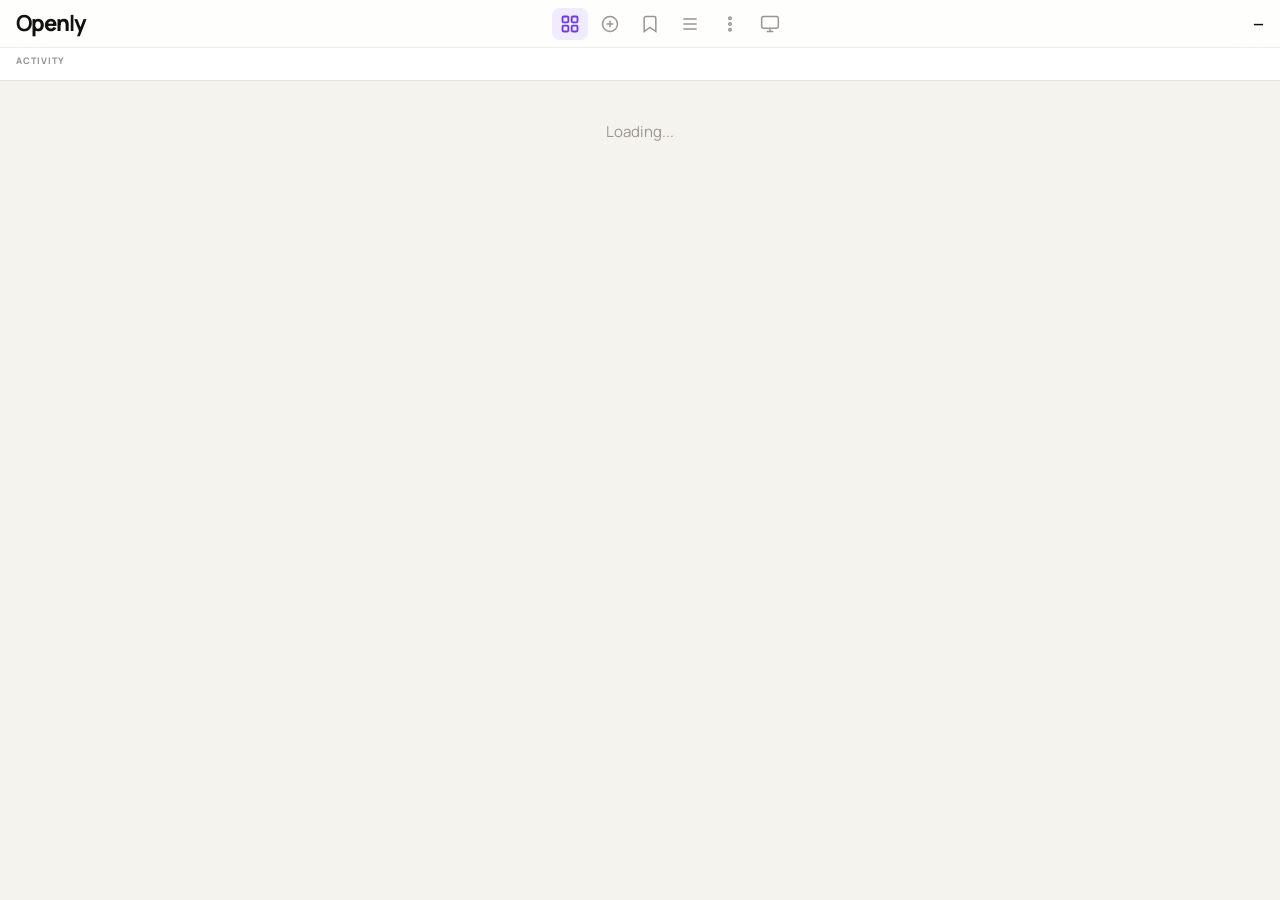
<file: index.html>
<!DOCTYPE html>
<html>
<head>
    <meta charset="UTF-8">
    <meta name="viewport" content="width=device-width, initial-scale=1.0, viewport-fit=cover">
    <title>Openly</title>
    <link rel="stylesheet" href="css/style.css">
    <script type="text/javascript" src="mds.js"></script>
    <script type="text/javascript" src="js/contract.js"></script>
    <script type="text/javascript" src="js/chainmail.js"></script>
    <script type="text/javascript" src="js/db.js"></script>
    <script type="text/javascript" src="js/identity.js"></script>
    <script type="text/javascript" src="js/state.js"></script>
    <script type="text/javascript" src="js/txn.js"></script>
    <script type="text/javascript" src="js/app.js"></script>
</head>
<body>

<!-- Top bar with inline nav -->
<div class="topbar">
    <div class="topbar__brand"><b>O</b>pen<b>l</b>y</div>
    <div class="topbar__nav">
        <button class="topnav__tab active" data-view="markets" onclick="showView('markets')">
            <svg viewBox="0 0 24 24" fill="none" stroke="currentColor" stroke-width="1.8"><rect x="3" y="3" width="7" height="7" rx="1.5"/><rect x="14" y="3" width="7" height="7" rx="1.5"/><rect x="3" y="14" width="7" height="7" rx="1.5"/><rect x="14" y="14" width="7" height="7" rx="1.5"/></svg>
        </button>
        <button class="topnav__tab" data-view="post" onclick="showView('post')">
            <svg viewBox="0 0 24 24" fill="none" stroke="currentColor" stroke-width="1.8"><circle cx="12" cy="12" r="9"/><path d="M12 8v8M8 12h8"/></svg>
        </button>
        <button class="topnav__tab" data-view="mybets" onclick="showView('mybets')">
            <svg viewBox="0 0 24 24" fill="none" stroke="currentColor" stroke-width="1.8"><path d="M19 21l-7-5-7 5V5a2 2 0 012-2h10a2 2 0 012 2z"/></svg>
        </button>
        <button class="topnav__tab" data-view="log" onclick="showView('activity')">
            <svg viewBox="0 0 24 24" fill="none" stroke="currentColor" stroke-width="1.8"><path d="M4 6h16M4 12h16M4 18h16"/></svg>
        </button>
        <button class="topnav__tab" data-view="more" onclick="showView('more')">
            <svg viewBox="0 0 24 24" fill="none" stroke="currentColor" stroke-width="1.8"><circle cx="12" cy="5" r="1.5"/><circle cx="12" cy="12" r="1.5"/><circle cx="12" cy="19" r="1.5"/></svg>
        </button>
        <button class="topnav__tab" id="desktopToggle" onclick="toggleDesktopMode()" title="Auto">
            <svg viewBox="0 0 24 24" fill="none" stroke="currentColor" stroke-width="1.8"><rect x="2" y="3" width="20" height="14" rx="2"/><path d="M8 21h8M12 17v4"/></svg>
        </button>
    </div>
    <div class="topbar__right">
        <div class="topbar__bal" id="balance">—</div>
        <div class="topbar__sub" id="blockHeight"></div>
    </div>
</div>

<!-- Persistent activity log -->
<div class="logpanel" id="logPanel">
    <div class="logpanel__title">Activity</div>
    <div id="logEntries"></div>
</div>

<!-- Toast container for urgent alerts -->
<div class="toast-container" id="toastContainer"></div>

<!-- Onboarding overlay -->
<div id="onboarding"></div>

<!-- Main content -->
<div class="main" id="mainContent">
    <div class="empty">Loading...</div>
</div>

</body>
</html>
</file>
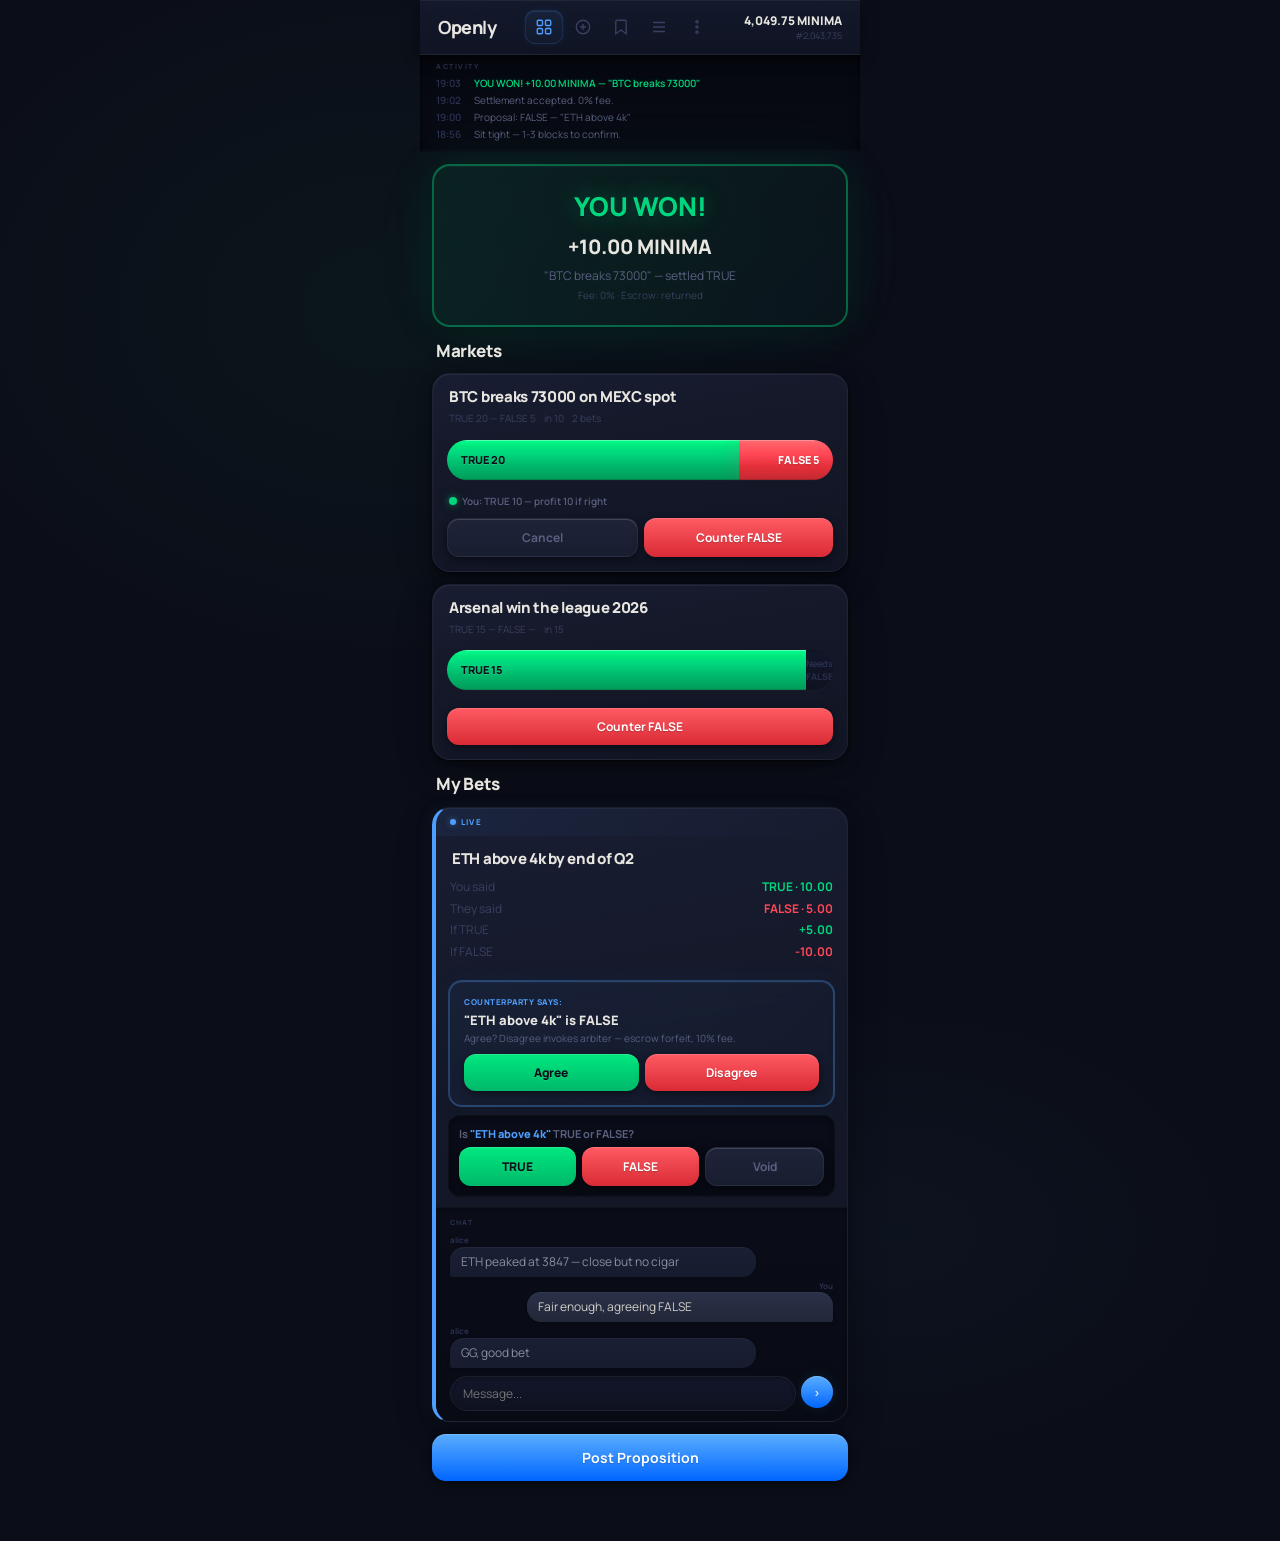
<file: mockup-3d.html>
<!DOCTYPE html>
<html lang="en">
<head>
<meta charset="UTF-8">
<meta name="viewport" content="width=device-width, initial-scale=1.0">
<title>Openly — 3D Reality</title>
<link href="https://fonts.googleapis.com/css2?family=Manrope:wght@400;500;600;700;800&display=swap" rel="stylesheet">
<style>
*{box-sizing:border-box;margin:0;padding:0;}
body{
    font-family:'Manrope',sans-serif;font-size:13px;line-height:1.45;
    background:#0B0E18;
    /* Ambient light gradient across the whole page */
    background-image:
        radial-gradient(ellipse 800px 600px at 30% 20%, rgba(0,214,126,0.04) 0%, transparent 60%),
        radial-gradient(ellipse 600px 400px at 70% 80%, rgba(77,158,255,0.03) 0%, transparent 60%);
    color:#D0CEC8;
    max-width:440px;margin:0 auto;min-height:100vh;
    -webkit-font-smoothing:antialiased;
    perspective:1200px;
}

/* ============================================================
   3D DEPTH SYSTEM
   Single light source: top-left. All shadows consistent.
   Elements have: top highlight edge, bottom shadow edge,
   inner glow on hover, parallax on scroll.
   ============================================================ */

/* Topbar — frosted glass panel floating above content */
.topbar{
    display:flex;justify-content:space-between;align-items:center;
    padding:10px 18px;
    background:linear-gradient(180deg,rgba(22,27,46,0.85),rgba(18,23,40,0.75));
    backdrop-filter:blur(24px) saturate(150%);-webkit-backdrop-filter:blur(24px) saturate(150%);
    border-bottom:1px solid rgba(255,255,255,0.05);
    /* Glass reflection — bright line at top edge */
    box-shadow:
        inset 0 1px 0 rgba(255,255,255,0.06),
        0 4px 16px rgba(0,0,0,0.4),
        0 1px 0 rgba(0,0,0,0.3);
    position:sticky;top:0;z-index:100;
}
.brand{font-weight:800;font-size:18px;letter-spacing:-0.5px;color:#E8E6E0;}
.nav{display:flex;gap:2px;}
.nav button{
    background:none;border:none;padding:7px 9px;border-radius:10px;cursor:pointer;
    color:#3A4060;transition:all 0.25s;
}
.nav button.on{
    color:#4D9EFF;
    /* Recessed glowing button */
    background:linear-gradient(180deg,rgba(77,158,255,0.08),rgba(77,158,255,0.03));
    box-shadow:
        inset 0 1px 0 rgba(77,158,255,0.15),
        0 0 12px rgba(77,158,255,0.06),
        0 0 1px rgba(77,158,255,0.3);
    border:1px solid rgba(77,158,255,0.12);
}
.nav button svg{width:18px;height:18px;stroke-width:1.8;fill:none;stroke:currentColor;display:block;}
.bal{font-size:12px;font-weight:800;color:#E8E6E0;}
.blk{font-size:9px;color:#3A4060;}

/* Activity — deeply recessed tray */
.log{
    background:linear-gradient(180deg,#060810,#080B14);
    border-bottom:1px solid rgba(255,255,255,0.02);
    box-shadow:
        inset 0 3px 8px rgba(0,0,0,0.5),
        inset 0 1px 2px rgba(0,0,0,0.3),
        inset 0 -1px 0 rgba(255,255,255,0.02);
    padding:7px 16px 8px;
}
.log-title{font-size:7px;font-weight:800;color:#2A3050;text-transform:uppercase;letter-spacing:1.5px;margin-bottom:3px;}
.log-row{display:flex;gap:6px;padding:2px 0;font-size:10px;line-height:1.3;}
.log-time{color:#2A3050;font-weight:600;min-width:32px;}
.log-msg{color:#5A6080;}
.log-ok .log-msg{color:#00D67E;font-weight:600;text-shadow:0 0 8px rgba(0,214,126,0.2);}

/* Market card — 3D raised panel with edge lighting */
.card{
    margin:0 12px 12px;border-radius:18px;overflow:hidden;
    /* Layered material: dark base + subtle noise texture feel */
    background:linear-gradient(170deg,#181D32 0%,#141828 40%,#111524 100%);
    border:1px solid rgba(255,255,255,0.04);
    /* 3D depth: highlight top-left, shadow bottom-right */
    box-shadow:
        /* Inner highlight — simulates light hitting top edge */
        inset 0 1px 0 rgba(255,255,255,0.05),
        inset 1px 0 0 rgba(255,255,255,0.02),
        /* Outer shadow — element lifted off surface */
        0 2px 4px rgba(0,0,0,0.2),
        0 6px 16px rgba(0,0,0,0.25),
        0 12px 40px rgba(0,0,0,0.15),
        /* Contact shadow — tight and dark directly under */
        0 1px 2px rgba(0,0,0,0.4);
    transition:transform 0.2s cubic-bezier(0.2,0,0,1),box-shadow 0.2s;
}
.card:hover{
    transform:translateY(-2px) scale(1.005);
    box-shadow:
        inset 0 1px 0 rgba(255,255,255,0.07),
        inset 1px 0 0 rgba(255,255,255,0.03),
        0 4px 8px rgba(0,0,0,0.25),
        0 12px 32px rgba(0,0,0,0.3),
        0 20px 60px rgba(0,0,0,0.15),
        0 1px 3px rgba(0,0,0,0.5),
        /* Edge glow on hover */
        0 0 1px rgba(77,158,255,0.15);
}

.card-head{padding:14px 16px 6px;}
.card-prop{font-size:15px;font-weight:800;letter-spacing:-0.3px;line-height:1.25;color:#E8E6E0;}
.card-meta{font-size:10px;color:#3A4060;margin-top:4px;display:flex;gap:8px;}

/* Odds bar — glossy 3D cylinder */
.obar{
    display:flex;margin:8px 14px;height:40px;border-radius:20px;overflow:hidden;
    /* Recessed track */
    box-shadow:
        inset 0 2px 4px rgba(0,0,0,0.4),
        inset 0 -1px 0 rgba(255,255,255,0.03),
        0 1px 0 rgba(255,255,255,0.02);
}
.obar-t{
    /* 3D cylinder: bright top, dark bottom, highlight stripe */
    background:linear-gradient(180deg,
        #00FF8C 0%,
        #00E87E 15%,
        #00D67E 35%,
        #00B86B 65%,
        #009A5A 100%);
    color:#0B0E18;font-weight:800;font-size:11px;
    display:flex;align-items:center;padding:0 14px;min-width:50px;
    /* Glossy highlight */
    box-shadow:
        inset 0 1px 0 rgba(255,255,255,0.35),
        inset 0 -1px 0 rgba(0,0,0,0.15),
        /* Neon glow */
        0 0 20px rgba(0,214,126,0.2),
        0 0 40px rgba(0,214,126,0.05);
    text-shadow:0 1px 0 rgba(255,255,255,0.15);
}
.obar-f{
    background:linear-gradient(180deg,
        #FF6B73 0%,
        #FF5A63 15%,
        #FF4757 35%,
        #E6303A 65%,
        #C42830 100%);
    color:white;font-weight:800;font-size:11px;
    display:flex;align-items:center;justify-content:flex-end;padding:0 14px;min-width:50px;
    box-shadow:
        inset 0 1px 0 rgba(255,255,255,0.25),
        inset 0 -1px 0 rgba(0,0,0,0.15),
        0 0 20px rgba(255,71,87,0.15),
        0 0 40px rgba(255,71,87,0.05);
    text-shadow:0 1px 2px rgba(0,0,0,0.2);
}
.obar-e{
    flex:1;
    background:linear-gradient(180deg,#12162A,#0E1220);
    display:flex;align-items:center;justify-content:center;
    font-size:9px;color:#2A3050;font-weight:700;
    box-shadow:inset 0 1px 2px rgba(0,0,0,0.3);
}

/* Position dot — pulsing glow */
.pos{font-size:10px;font-weight:600;padding:6px 16px 0;display:flex;align-items:center;gap:5px;color:#5A6080;}
.dot{width:8px;height:8px;border-radius:50%;}
.dot-t{background:#00D67E;box-shadow:0 0 6px rgba(0,214,126,0.5),0 0 16px rgba(0,214,126,0.2);}
.dot-f{background:#FF4757;box-shadow:0 0 6px rgba(255,71,87,0.5),0 0 16px rgba(255,71,87,0.2);}

/* Buttons — raised, metallic feel */
.btns{display:flex;gap:6px;padding:10px 14px 14px;}
.btn{
    padding:10px 14px;border-radius:12px;font-family:inherit;font-size:12px;font-weight:700;
    border:none;cursor:pointer;flex:1;text-align:center;
    transition:all 0.15s;
    /* Common 3D button base */
    box-shadow:
        inset 0 1px 0 rgba(255,255,255,0.15),
        0 2px 4px rgba(0,0,0,0.3),
        0 4px 12px rgba(0,0,0,0.2);
}
.btn:active{
    transform:translateY(2px);
    box-shadow:inset 0 1px 3px rgba(0,0,0,0.3);
}
.btn-t{
    background:linear-gradient(180deg,#00E87E,#00B86B);color:#0B0E18;font-weight:800;
    text-shadow:0 1px 0 rgba(255,255,255,0.1);
}
.btn-t:hover{box-shadow:inset 0 1px 0 rgba(255,255,255,0.2),0 0 20px rgba(0,214,126,0.3),0 4px 12px rgba(0,0,0,0.3);}
.btn-f{
    background:linear-gradient(180deg,#FF5A63,#D92B35);color:white;
    text-shadow:0 1px 1px rgba(0,0,0,0.2);
}
.btn-f:hover{box-shadow:inset 0 1px 0 rgba(255,255,255,0.15),0 0 20px rgba(255,71,87,0.3),0 4px 12px rgba(0,0,0,0.3);}
.btn-g{
    background:linear-gradient(180deg,#1E2338,#181D30);color:#5A6080;
    border:1px solid rgba(255,255,255,0.05);
}
.btn-a{
    background:linear-gradient(180deg,#5AADFF,#0066FF);color:white;
    text-shadow:0 1px 1px rgba(0,0,0,0.2);
}
.btn-a:hover{box-shadow:inset 0 1px 0 rgba(255,255,255,0.2),0 0 24px rgba(77,158,255,0.3),0 4px 12px rgba(0,0,0,0.3);}

/* Live bet — floating with accent edge glow */
.live{
    margin:0 12px 12px;border-radius:18px;overflow:hidden;
    background:linear-gradient(170deg,#181D32 0%,#141828 40%,#111524 100%);
    border:1px solid rgba(255,255,255,0.04);
    border-left:4px solid #4D9EFF;
    box-shadow:
        inset 0 1px 0 rgba(255,255,255,0.04),
        0 4px 16px rgba(0,0,0,0.3),
        0 12px 40px rgba(0,0,0,0.15),
        /* Blue accent glow from left border */
        -4px 0 16px rgba(77,158,255,0.06);
}
.live-tag{
    padding:8px 14px;font-size:8px;font-weight:800;text-transform:uppercase;letter-spacing:1.2px;
    color:#4D9EFF;
    background:linear-gradient(90deg,rgba(77,158,255,0.06),transparent);
    display:flex;align-items:center;gap:5px;
}
.pulse{width:6px;height:6px;border-radius:50%;background:#4D9EFF;
    box-shadow:0 0 6px rgba(77,158,255,0.5);
    animation:p 2s ease infinite;}
@keyframes p{0%,100%{box-shadow:0 0 6px rgba(77,158,255,0.5),0 0 0 0 rgba(77,158,255,0.3);}50%{box-shadow:0 0 6px rgba(77,158,255,0.5),0 0 0 8px rgba(77,158,255,0);}}

.rows{padding:2px 14px 10px;}
.row{display:flex;justify-content:space-between;font-size:12px;padding:2px 0;}
.row dt{color:#3A4060;}
.row dd{font-weight:700;}
.t{color:#00D67E;}
.f{color:#FF4757;}

/* Proposal — glass card with glowing border */
.proposal{
    margin:8px 12px;padding:14px;border-radius:14px;
    background:linear-gradient(135deg,rgba(77,158,255,0.06),rgba(77,158,255,0.02));
    border:2px solid rgba(77,158,255,0.3);
    box-shadow:
        inset 0 1px 0 rgba(255,255,255,0.03),
        0 0 24px rgba(77,158,255,0.06),
        0 4px 16px rgba(0,0,0,0.2);
    backdrop-filter:blur(8px);
}
.pr-from{font-size:8px;font-weight:800;color:#4D9EFF;text-transform:uppercase;letter-spacing:0.5px;}
.pr-text{font-size:13px;font-weight:800;margin:3px 0;color:#E8E6E0;}
.pr-detail{font-size:10px;color:#5A6080;margin-bottom:8px;line-height:1.35;}

/* Chat — dark recessed */
.chat{
    border-top:1px solid rgba(255,255,255,0.03);
    padding:10px 14px;
    background:linear-gradient(180deg,#0A0D18,#080B14);
    box-shadow:inset 0 2px 4px rgba(0,0,0,0.3);
}
.chat-title{font-size:7px;font-weight:800;color:#2A3050;text-transform:uppercase;letter-spacing:1px;margin-bottom:6px;}
.bub{max-width:80%;padding:7px 11px;border-radius:14px;font-size:12px;margin-bottom:3px;line-height:1.35;}
/* Them: raised dark card */
.bub-t{
    background:linear-gradient(180deg,#1A1F34,#161B2E);
    color:#8890A0;
    border-bottom-left-radius:3px;
    box-shadow:inset 0 1px 0 rgba(255,255,255,0.03),0 1px 3px rgba(0,0,0,0.2);
}
/* Me: simple clean — NOT blue, just slightly lighter */
.bub-m{
    background:linear-gradient(180deg,#2A3048,#222838);
    color:#D0CEC8;
    margin-left:auto;
    border-bottom-right-radius:3px;
    box-shadow:inset 0 1px 0 rgba(255,255,255,0.04),0 1px 3px rgba(0,0,0,0.2);
}
.bub-n{font-size:8px;font-weight:700;color:#2A3050;margin-bottom:1px;}
.chat-input{display:flex;gap:5px;margin-top:8px;}
.chat-field{
    flex:1;padding:8px 12px;
    border:1.5px solid rgba(255,255,255,0.05);
    border-radius:18px;font-family:inherit;font-size:12px;outline:none;
    background:linear-gradient(180deg,#12162A,#0E1220);
    color:#D0CEC8;
    box-shadow:inset 0 1px 3px rgba(0,0,0,0.3);
}
.chat-field:focus{border-color:rgba(77,158,255,0.3);box-shadow:inset 0 1px 3px rgba(0,0,0,0.3),0 0 8px rgba(77,158,255,0.08);}
.chat-send{
    width:32px;height:32px;border-radius:50%;
    background:linear-gradient(180deg,#5AADFF,#0066FF);
    color:white;border:none;font-size:13px;cursor:pointer;
    box-shadow:inset 0 1px 0 rgba(255,255,255,0.2),0 0 12px rgba(77,158,255,0.15),0 2px 6px rgba(0,0,0,0.3);
    display:flex;align-items:center;justify-content:center;
}

/* Win — neon celebration with depth */
.win{
    margin:0 12px 12px;padding:22px;text-align:center;border-radius:18px;
    background:linear-gradient(135deg,rgba(0,214,126,0.08),rgba(0,214,126,0.03));
    border:2px solid rgba(0,214,126,0.4);
    box-shadow:
        inset 0 1px 0 rgba(255,255,255,0.03),
        0 0 40px rgba(0,214,126,0.1),
        0 0 80px rgba(0,214,126,0.04),
        0 4px 16px rgba(0,0,0,0.25);
}
.win-t{font-size:26px;font-weight:800;color:#00D67E;text-shadow:0 0 24px rgba(0,214,126,0.4),0 2px 0 rgba(0,0,0,0.2);}
.win-amt{font-size:20px;font-weight:800;color:#E8E6E0;margin:6px 0;}
.win-d{font-size:12px;color:#5A6080;}
.win-sub{font-size:10px;color:#3A4060;margin-top:4px;}

/* Settle — deeply recessed */
.settle{
    margin:6px 12px 10px;padding:10px;border-radius:12px;
    background:linear-gradient(180deg,#0A0D18,#080B14);
    box-shadow:inset 0 2px 4px rgba(0,0,0,0.4),inset 0 -1px 0 rgba(255,255,255,0.02);
    border:1px solid rgba(255,255,255,0.02);
}
.stq{font-size:11px;font-weight:700;margin-bottom:5px;color:#5A6080;}
.stq em{font-style:normal;color:#4D9EFF;font-weight:800;}

h2{font-size:17px;font-weight:800;letter-spacing:-0.3px;margin:4px 16px 10px;color:#E8E6E0;}
</style>
</head>
<body>

<div class="topbar">
    <div class="brand"><b>O</b>pen<b>l</b>y</div>
    <div class="nav">
        <button class="on"><svg viewBox="0 0 24 24"><rect x="3" y="3" width="7" height="7" rx="1.5"/><rect x="14" y="3" width="7" height="7" rx="1.5"/><rect x="3" y="14" width="7" height="7" rx="1.5"/><rect x="14" y="14" width="7" height="7" rx="1.5"/></svg></button>
        <button><svg viewBox="0 0 24 24"><circle cx="12" cy="12" r="9"/><path d="M12 8v8M8 12h8"/></svg></button>
        <button><svg viewBox="0 0 24 24"><path d="M19 21l-7-5-7 5V5a2 2 0 012-2h10a2 2 0 012 2z"/></svg></button>
        <button><svg viewBox="0 0 24 24"><path d="M4 6h16M4 12h16M4 18h16"/></svg></button>
        <button><svg viewBox="0 0 24 24"><circle cx="12" cy="5" r="1.5"/><circle cx="12" cy="12" r="1.5"/><circle cx="12" cy="19" r="1.5"/></svg></button>
    </div>
    <div style="text-align:right"><div class="bal">4,049.75 MINIMA</div><div class="blk">#2,043,735</div></div>
</div>

<div class="log">
    <div class="log-title">Activity</div>
    <div class="log-row log-ok"><span class="log-time">19:03</span><span class="log-msg">YOU WON! +10.00 MINIMA — "BTC breaks 73000"</span></div>
    <div class="log-row"><span class="log-time">19:02</span><span class="log-msg">Settlement accepted. 0% fee.</span></div>
    <div class="log-row"><span class="log-time">19:00</span><span class="log-msg">Proposal: FALSE — "ETH above 4k"</span></div>
    <div class="log-row"><span class="log-time">18:56</span><span class="log-msg">Sit tight — 1-3 blocks to confirm.</span></div>
</div>

<div style="padding:12px 0 60px">

<div class="win">
    <div class="win-t">YOU WON!</div>
    <div class="win-amt">+10.00 MINIMA</div>
    <div class="win-d">"BTC breaks 73000" — settled TRUE</div>
    <div class="win-sub">Fee: 0% · Escrow: returned</div>
</div>

<h2>Markets</h2>

<div class="card">
    <div class="card-head"><div class="card-prop">BTC breaks 73000 on MEXC spot</div><div class="card-meta"><span>TRUE 20 — FALSE 5</span><span>in 10</span><span>2 bets</span></div></div>
    <div class="obar"><div class="obar-t" style="flex:20">TRUE 20</div><div class="obar-f" style="flex:5">FALSE 5</div></div>
    <div class="pos"><div class="dot dot-t"></div>You: TRUE 10 — profit 10 if right</div>
    <div class="btns"><button class="btn btn-g">Cancel</button><button class="btn btn-f">Counter FALSE</button></div>
</div>

<div class="card">
    <div class="card-head"><div class="card-prop">Arsenal win the league 2026</div><div class="card-meta"><span>TRUE 15 — FALSE —</span><span>in 15</span></div></div>
    <div class="obar"><div class="obar-t" style="flex:15">TRUE 15</div><div class="obar-e">Needs FALSE</div></div>
    <div class="btns"><button class="btn btn-f">Counter FALSE</button></div>
</div>

<h2>My Bets</h2>

<div class="live">
    <div class="live-tag"><div class="pulse"></div> Live</div>
    <div class="card-head"><div class="card-prop">ETH above 4k by end of Q2</div></div>
    <div class="rows">
        <div class="row"><dt>You said</dt><dd class="t">TRUE · 10.00</dd></div>
        <div class="row"><dt>They said</dt><dd class="f">FALSE · 5.00</dd></div>
        <div class="row"><dt>If TRUE</dt><dd class="t">+5.00</dd></div>
        <div class="row"><dt>If FALSE</dt><dd class="f">-10.00</dd></div>
    </div>

    <div class="proposal">
        <div class="pr-from">Counterparty says:</div>
        <div class="pr-text">"ETH above 4k" is FALSE</div>
        <div class="pr-detail">Agree? Disagree invokes arbiter — escrow forfeit, 10% fee.</div>
        <div class="btns" style="padding:0"><button class="btn btn-t">Agree</button><button class="btn btn-f">Disagree</button></div>
    </div>

    <div class="settle">
        <div class="stq">Is <em>"ETH above 4k"</em> TRUE or FALSE?</div>
        <div class="btns" style="padding:0"><button class="btn btn-t">TRUE</button><button class="btn btn-f">FALSE</button><button class="btn btn-g">Void</button></div>
    </div>

    <div class="chat">
        <div class="chat-title">Chat</div>
        <div class="bub-n">alice</div>
        <div class="bub bub-t">ETH peaked at 3847 — close but no cigar</div>
        <div class="bub-n" style="text-align:right">You</div>
        <div class="bub bub-m">Fair enough, agreeing FALSE</div>
        <div class="bub-n">alice</div>
        <div class="bub bub-t">GG, good bet</div>
        <div class="chat-input"><input class="chat-field" placeholder="Message..."><button class="chat-send">›</button></div>
    </div>
</div>

<div style="margin:0 12px"><button class="btn btn-a" style="width:100%;padding:14px;font-size:14px;border-radius:14px">Post Proposition</button></div>

</div>
</body>
</html>
</file>
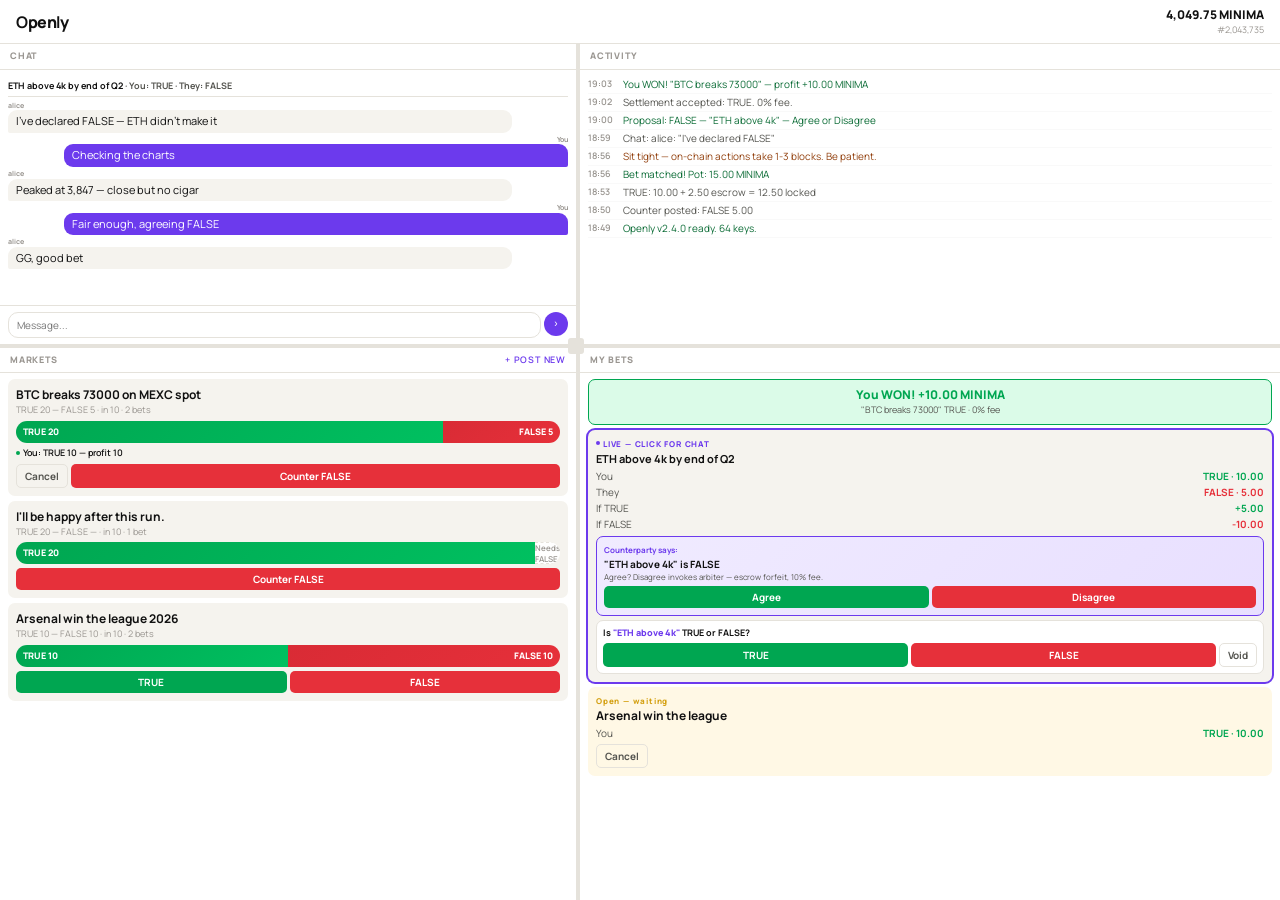
<file: mockup-desktop.html>
<!DOCTYPE html>
<html lang="en">
<head>
<meta charset="UTF-8">
<meta name="viewport" content="width=device-width, initial-scale=1.0">
<title>Openly — Desktop Dashboard</title>
<link href="https://fonts.googleapis.com/css2?family=Manrope:wght@400;500;600;700;800&display=swap" rel="stylesheet">
<style>
:root{--bg:#F5F3EE;--card:#FFF;--border:#E5E2DB;--text:#111;--dim:#555550;--muted:#999590;--true:#00A651;--false:#E6303A;--purple:#6C3AED;--purple-soft:#F0EBFF;--gold:#D4A012;--gold-soft:#FFF8E5;--true-soft:#DBFBE8;--false-soft:#FFE0E2;--shadow:0 1px 4px rgba(0,0,0,0.06);--r:10px;--rs:7px;}
*{box-sizing:border-box;margin:0;padding:0;user-select:none;}
body{font-family:'Manrope',sans-serif;background:var(--bg);color:var(--text);font-size:12px;line-height:1.4;height:100vh;overflow:hidden;display:flex;flex-direction:column;}

/* Topbar */
.topbar{display:flex;justify-content:space-between;align-items:center;padding:7px 16px;background:var(--card);border-bottom:1px solid var(--border);flex-shrink:0;}
.topbar__brand{font-weight:800;font-size:16px;letter-spacing:-0.5px;}
.topbar__bal{font-size:12px;font-weight:800;}
.topbar__sub{font-size:9px;color:var(--muted);}

/* ============ TMUX-STYLE 4 PANES ============
   Draggable horizontal + vertical dividers.
   Top row: Chat | Activity
   Bottom row: Markets | My Bets
*/
.panes{flex:1;display:flex;flex-direction:column;overflow:hidden;}
.pane-row{display:flex;overflow:hidden;}
.pane-row--top{height:35%;}
.pane-row--bottom{flex:1;}

.pane{overflow:hidden;display:flex;flex-direction:column;background:var(--card);}
.pane--chat{width:45%;}
.pane--activity{flex:1;}
.pane--markets{width:45%;}
.pane--mybets{flex:1;}

/* Dividers — tmux style */
.divider-h{background:var(--border);cursor:row-resize;flex-shrink:0;}
.divider-h:hover,.divider-h.dragging{background:var(--purple);opacity:0.5;}
.divider-v{width:4px;background:var(--border);cursor:col-resize;flex-shrink:0;}
.divider-v:hover,.divider-v.dragging{background:var(--purple);opacity:0.5;}
#centerHandle{transition:background 0.1s;}
#centerHandle:hover,#centerHandle.dragging{background:var(--purple) !important;box-shadow:0 0 0 4px rgba(108,58,237,0.2);border-radius:2px;}

/* Panel header */
.ph{padding:6px 10px;font-size:9px;font-weight:800;text-transform:uppercase;letter-spacing:0.8px;color:var(--muted);border-bottom:1px solid var(--border);flex-shrink:0;display:flex;justify-content:space-between;align-items:center;}
.ph span{font-size:9px;font-weight:600;color:var(--purple);cursor:pointer;}
.pb{flex:1;overflow-y:auto;overflow-x:hidden;padding:6px 8px;}

/* ============ MARKET CARD ============ */
.mc{background:var(--bg);border-radius:var(--rs);padding:8px;margin-bottom:5px;}
.mc__p{font-size:12px;font-weight:700;line-height:1.25;margin-bottom:2px;overflow:hidden;text-overflow:ellipsis;}
.mc__m{font-size:9px;color:var(--muted);margin-bottom:4px;}
.ob{display:flex;height:22px;border-radius:11px;overflow:hidden;margin-bottom:4px;}
.ob__t{background:linear-gradient(135deg,#00A651,#00C060);color:white;font-weight:800;font-size:9px;display:flex;align-items:center;padding:0 7px;min-width:32px;white-space:nowrap;}
.ob__f{background:linear-gradient(135deg,#D92B35,#E6303A);color:white;font-weight:800;font-size:9px;display:flex;align-items:center;justify-content:flex-end;padding:0 7px;min-width:32px;white-space:nowrap;}
.ob__e{flex:1;background:var(--card);border:1.5px dashed var(--border);border-left:none;border-right:none;display:flex;align-items:center;justify-content:center;font-size:8px;color:var(--muted);font-weight:600;}
.mc__pos{font-size:9px;font-weight:600;display:flex;align-items:center;gap:3px;margin-bottom:4px;}
.mc__dot{width:4px;height:4px;border-radius:50%;}
.mc__dot--t{background:var(--true);}
.mc__dot--f{background:var(--false);}
.mc__btns{display:flex;gap:3px;}
.b{padding:4px 8px;border-radius:5px;font-family:inherit;font-size:10px;font-weight:700;border:none;cursor:pointer;white-space:nowrap;}
.b--t{background:var(--true);color:white;}
.b--f{background:var(--false);color:white;}
.b--g{background:transparent;border:1px solid var(--border);color:var(--dim);}
.b--x{flex:1;}

/* ============ LIVE BET ============ */
.lc{background:var(--bg);border-radius:var(--rs);padding:8px;margin-bottom:5px;cursor:pointer;transition:box-shadow 0.1s;}
.lc.sel{box-shadow:0 0 0 2px var(--purple);}
.lc__tag{font-size:8px;font-weight:800;text-transform:uppercase;letter-spacing:0.8px;color:var(--purple);display:flex;align-items:center;gap:3px;margin-bottom:2px;}
.lc__pulse{width:4px;height:4px;border-radius:50%;background:var(--purple);animation:p 2s ease infinite;}
@keyframes p{0%,100%{box-shadow:0 0 0 0 rgba(108,58,237,0.3);}50%{box-shadow:0 0 0 4px rgba(108,58,237,0);}}
.lc__p{font-size:11px;font-weight:700;margin-bottom:2px;overflow:hidden;text-overflow:ellipsis;}
.lc__r{display:flex;justify-content:space-between;font-size:10px;padding:1px 0;}
.lc__r dt{color:var(--dim);}
.lc__r dd{font-weight:700;}

/* Settle + Proposal */
.st{background:var(--card);border-radius:var(--rs);padding:6px;margin-top:4px;border:1px solid var(--border);}
.st__q{font-size:9px;font-weight:700;margin-bottom:3px;}
.st__q em{font-style:normal;color:var(--purple);font-weight:800;}
.st__b{display:flex;gap:3px;}
.pr{background:linear-gradient(135deg,var(--purple-soft),#E8DFFF);border:1.5px solid var(--purple);border-radius:var(--rs);padding:7px;margin-top:4px;}
.pr__from{font-size:8px;font-weight:700;color:var(--purple);}
.pr__text{font-size:10px;font-weight:700;margin:1px 0;overflow:hidden;text-overflow:ellipsis;}
.pr__d{font-size:8px;color:var(--dim);margin-bottom:4px;line-height:1.3;}
.pr__b{display:flex;gap:3px;}

/* Win + Open */
.win{background:var(--true-soft);border:1.5px solid var(--true);border-radius:var(--rs);padding:7px;margin-bottom:5px;text-align:center;}
.win__t{font-size:12px;font-weight:800;color:var(--true);}
.win__d{font-size:9px;color:var(--dim);}
.oc{background:var(--gold-soft);border-radius:var(--rs);padding:8px;margin-bottom:5px;}
.oc__tag{font-size:8px;font-weight:800;letter-spacing:0.8px;color:var(--gold);margin-bottom:2px;}

/* ============ CHAT ============ */
.chat-hdr{font-size:9px;font-weight:700;padding:4px 0 3px;border-bottom:1px solid var(--border);margin-bottom:4px;color:var(--dim);overflow:hidden;text-overflow:ellipsis;white-space:nowrap;}
.chat-hdr strong{color:var(--text);}
.bub{max-width:90%;padding:4px 8px;border-radius:9px;font-size:11px;margin-bottom:2px;line-height:1.3;word-wrap:break-word;}
.bub--t{background:var(--bg);border-bottom-left-radius:2px;}
.bub--m{background:var(--purple);color:white;margin-left:auto;border-bottom-right-radius:2px;}
.bub__n{font-size:7px;font-weight:700;color:var(--muted);margin-bottom:0;}
.chat-in{display:flex;gap:3px;padding:6px 8px;border-top:1px solid var(--border);flex-shrink:0;}
.chat-f{flex:1;padding:5px 8px;border:1px solid var(--border);border-radius:10px;font-family:inherit;font-size:10px;outline:none;}
.chat-f:focus{border-color:var(--purple);}
.chat-s{width:24px;height:24px;border-radius:50%;background:var(--purple);color:white;border:none;font-size:10px;cursor:pointer;display:flex;align-items:center;justify-content:center;}

/* ============ ACTIVITY ============ */
.lr{display:flex;gap:5px;padding:2px 0;font-size:10px;line-height:1.3;border-bottom:1px solid rgba(0,0,0,0.025);}
.lr__t{color:var(--muted);font-weight:600;white-space:nowrap;min-width:30px;font-size:9px;}
.lr__m{flex:1;color:var(--dim);overflow:hidden;text-overflow:ellipsis;}
.lr--ok .lr__m{color:#0A6B35;}
.lr--w .lr__m{color:#92400E;}
</style>
</head>
<body>

<div class="topbar">
    <div class="topbar__brand"><b>O</b>pen<b>l</b>y</div>
    <div style="text-align:right">
        <div class="topbar__bal">4,049.75 MINIMA</div>
        <div class="topbar__sub">#2,043,735</div>
    </div>
</div>

<div class="panes">
    <!-- TOP ROW: Chat | divider | Activity -->
    <div class="pane-row pane-row--top" id="topRow">
        <div class="pane pane--chat" id="chatPane">
            <div class="ph">Chat</div>
            <div class="pb">
                <div class="chat-hdr"><strong>ETH above 4k by end of Q2</strong> · You: TRUE · They: FALSE</div>
                <div class="bub__n">alice</div>
                <div class="bub bub--t">I've declared FALSE — ETH didn't make it</div>
                <div class="bub__n" style="text-align:right">You</div>
                <div class="bub bub--m">Checking the charts</div>
                <div class="bub__n">alice</div>
                <div class="bub bub--t">Peaked at 3,847 — close but no cigar</div>
                <div class="bub__n" style="text-align:right">You</div>
                <div class="bub bub--m">Fair enough, agreeing FALSE</div>
                <div class="bub__n">alice</div>
                <div class="bub bub--t">GG, good bet</div>
            </div>
            <div class="chat-in">
                <input class="chat-f" placeholder="Message...">
                <button class="chat-s">›</button>
            </div>
        </div>
        <div class="divider-v" id="topDivV"></div>
        <div class="pane pane--activity">
            <div class="ph">Activity</div>
            <div class="pb">
                <div class="lr lr--ok"><span class="lr__t">19:03</span><span class="lr__m">You WON! "BTC breaks 73000" — profit +10.00 MINIMA</span></div>
                <div class="lr"><span class="lr__t">19:02</span><span class="lr__m">Settlement accepted: TRUE. 0% fee.</span></div>
                <div class="lr lr--ok"><span class="lr__t">19:00</span><span class="lr__m">Proposal: FALSE — "ETH above 4k" — Agree or Disagree</span></div>
                <div class="lr"><span class="lr__t">18:59</span><span class="lr__m">Chat: alice: "I've declared FALSE"</span></div>
                <div class="lr lr--w"><span class="lr__t">18:56</span><span class="lr__m">Sit tight — on-chain actions take 1-3 blocks. Be patient.</span></div>
                <div class="lr lr--ok"><span class="lr__t">18:56</span><span class="lr__m">Bet matched! Pot: 15.00 MINIMA</span></div>
                <div class="lr"><span class="lr__t">18:53</span><span class="lr__m">TRUE: 10.00 + 2.50 escrow = 12.50 locked</span></div>
                <div class="lr"><span class="lr__t">18:50</span><span class="lr__m">Counter posted: FALSE 5.00</span></div>
                <div class="lr lr--ok"><span class="lr__t">18:49</span><span class="lr__m">Openly v2.4.0 ready. 64 keys.</span></div>
            </div>
        </div>
    </div>

    <!-- HORIZONTAL DIVIDER (full width) + floating center handle -->
    <div class="divider-h" id="divH" style="height:4px;position:relative;">
        <div id="centerHandle" style="position:absolute;top:-6px;width:16px;height:16px;background:var(--border);cursor:move;z-index:10;border-radius:3px;"></div>
    </div>

    <!-- BOTTOM ROW: Markets | divider | My Bets -->
    <div class="pane-row pane-row--bottom" id="botRow">
        <div class="pane pane--markets" id="marketsPane">
            <div class="ph">Markets <span>+ Post new</span></div>
            <div class="pb">
                <div class="mc">
                    <div class="mc__p">BTC breaks 73000 on MEXC spot</div>
                    <div class="mc__m">TRUE 20 — FALSE 5 · in 10 · 2 bets</div>
                    <div class="ob"><div class="ob__t" style="flex:20">TRUE 20</div><div class="ob__f" style="flex:5">FALSE 5</div></div>
                    <div class="mc__pos"><div class="mc__dot mc__dot--t"></div>You: TRUE 10 — profit 10</div>
                    <div class="mc__btns"><button class="b b--g">Cancel</button><button class="b b--f b--x">Counter FALSE</button></div>
                </div>
                <div class="mc">
                    <div class="mc__p">I'll be happy after this run.</div>
                    <div class="mc__m">TRUE 20 — FALSE — · in 10 · 1 bet</div>
                    <div class="ob"><div class="ob__t" style="flex:20">TRUE 20</div><div class="ob__e">Needs FALSE</div></div>
                    <div class="mc__btns"><button class="b b--f b--x">Counter FALSE</button></div>
                </div>
                <div class="mc">
                    <div class="mc__p">Arsenal win the league 2026</div>
                    <div class="mc__m">TRUE 10 — FALSE 10 · in 10 · 2 bets</div>
                    <div class="ob"><div class="ob__t" style="flex:1">TRUE 10</div><div class="ob__f" style="flex:1">FALSE 10</div></div>
                    <div class="mc__btns"><button class="b b--t b--x">TRUE</button><button class="b b--f b--x">FALSE</button></div>
                </div>
            </div>
        </div>
        <div class="divider-v" id="botDivV"></div>
        <div class="pane pane--mybets">
            <div class="ph">My Bets</div>
            <div class="pb">
                <div class="win">
                    <div class="win__t">You WON! +10.00 MINIMA</div>
                    <div class="win__d">"BTC breaks 73000" TRUE · 0% fee</div>
                </div>
                <div class="lc sel" onclick="this.classList.toggle('sel')">
                    <div class="lc__tag"><div class="lc__pulse"></div> Live — click for chat</div>
                    <div class="lc__p">ETH above 4k by end of Q2</div>
                    <div class="lc__r"><dt>You</dt><dd style="color:var(--true)">TRUE · 10.00</dd></div>
                    <div class="lc__r"><dt>They</dt><dd style="color:var(--false)">FALSE · 5.00</dd></div>
                    <div class="lc__r"><dt>If TRUE</dt><dd style="color:var(--true)">+5.00</dd></div>
                    <div class="lc__r"><dt>If FALSE</dt><dd style="color:var(--false)">-10.00</dd></div>
                    <div class="pr">
                        <div class="pr__from">Counterparty says:</div>
                        <div class="pr__text">"ETH above 4k" is FALSE</div>
                        <div class="pr__d">Agree? Disagree invokes arbiter — escrow forfeit, 10% fee.</div>
                        <div class="pr__b"><button class="b b--t b--x">Agree</button><button class="b b--f b--x">Disagree</button></div>
                    </div>
                    <div class="st">
                        <div class="st__q">Is <em>"ETH above 4k"</em> TRUE or FALSE?</div>
                        <div class="st__b"><button class="b b--t b--x">TRUE</button><button class="b b--f b--x">FALSE</button><button class="b b--g">Void</button></div>
                    </div>
                </div>
                <div class="oc">
                    <div class="oc__tag">Open — waiting</div>
                    <div class="mc__p">Arsenal win the league</div>
                    <div class="lc__r"><dt>You</dt><dd style="color:var(--true)">TRUE · 10.00</dd></div>
                    <div style="margin-top:3px"><button class="b b--g">Cancel</button></div>
                </div>
            </div>
        </div>
    </div>
</div>

<script>
// ============ TMUX-STYLE DRAG RESIZE ============
// Horizontal divider: drag to resize top/bottom rows
// Vertical dividers: drag to resize left/right panes

(function() {
    var topRow = document.getElementById('topRow');
    var topDivV = document.getElementById('topDivV');
    var chatPane = document.getElementById('chatPane');
    var botDivV = document.getElementById('botDivV');
    var marketsPane = document.getElementById('marketsPane');
    var centerHandle = document.getElementById('centerHandle');
    var divH = document.getElementById('divH');
    var panes = document.querySelector('.panes');

    var mode = null; // 'h', 'tv', 'bv', 'center'

    // Position center handle at the intersection of the vertical divider and horizontal divider
    function updateCenterPos() {
        var chatW = chatPane.getBoundingClientRect().width;
        centerHandle.style.left = (chatW - 8) + 'px';
    }
    updateCenterPos();

    // Horizontal divider — resize top/bottom rows
    divH.addEventListener('mousedown', function(e) {
        if (e.target === centerHandle) return; // let center handle take it
        mode = 'h'; e.preventDefault();
    });

    // Top vertical — resize chat/activity
    topDivV.addEventListener('mousedown', function(e) { mode = 'tv'; topDivV.classList.add('dragging'); e.preventDefault(); });

    // Bottom vertical — resize markets/mybets
    botDivV.addEventListener('mousedown', function(e) { mode = 'bv'; botDivV.classList.add('dragging'); e.preventDefault(); });

    // CENTER HANDLE — moves ALL dividers at once (both vertical + horizontal)
    centerHandle.addEventListener('mousedown', function(e) { mode = 'center'; centerHandle.classList.add('dragging'); e.preventDefault(); });

    document.addEventListener('mousemove', function(e) {
        if (!mode) return;

        var panesRect = panes.getBoundingClientRect();
        // Keep center handle tracking the intersection point in real-time
        requestAnimationFrame(updateCenterPos);

        if (mode === 'h' || mode === 'center') {
            var yPct = ((e.clientY - panesRect.top) / panesRect.height) * 100;
            yPct = Math.max(15, Math.min(70, yPct));
            topRow.style.height = yPct + '%';
            topRow.style.flex = 'none';
        }
        if (mode === 'tv' || mode === 'center') {
            var topRect = topRow.getBoundingClientRect();
            var xPct = ((e.clientX - topRect.left) / topRect.width) * 100;
            xPct = Math.max(20, Math.min(75, xPct));
            chatPane.style.width = xPct + '%';
            chatPane.style.flex = 'none';
        }
        if (mode === 'bv' || mode === 'center') {
            var botRow = document.getElementById('botRow');
            var botRect = botRow.getBoundingClientRect();
            var xPct = ((e.clientX - botRect.left) / botRect.width) * 100;
            xPct = Math.max(20, Math.min(75, xPct));
            marketsPane.style.width = xPct + '%';
            marketsPane.style.flex = 'none';
        }
    });

    document.addEventListener('mouseup', function() {
        mode = null;
        topDivV.classList.remove('dragging');
        botDivV.classList.remove('dragging');
        centerHandle.classList.remove('dragging');
        updateCenterPos();
    });

    // Also update on window resize
    window.addEventListener('resize', updateCenterPos);

    // Double-click center handle — reset all panes to equal size
    centerHandle.addEventListener('dblclick', function() {
        topRow.style.height = '50%';
        topRow.style.flex = 'none';
        chatPane.style.width = '50%';
        chatPane.style.flex = 'none';
        marketsPane.style.width = '50%';
        marketsPane.style.flex = 'none';
        updateCenterPos();
    });
})();
</script>

</body>
</html>
</file>
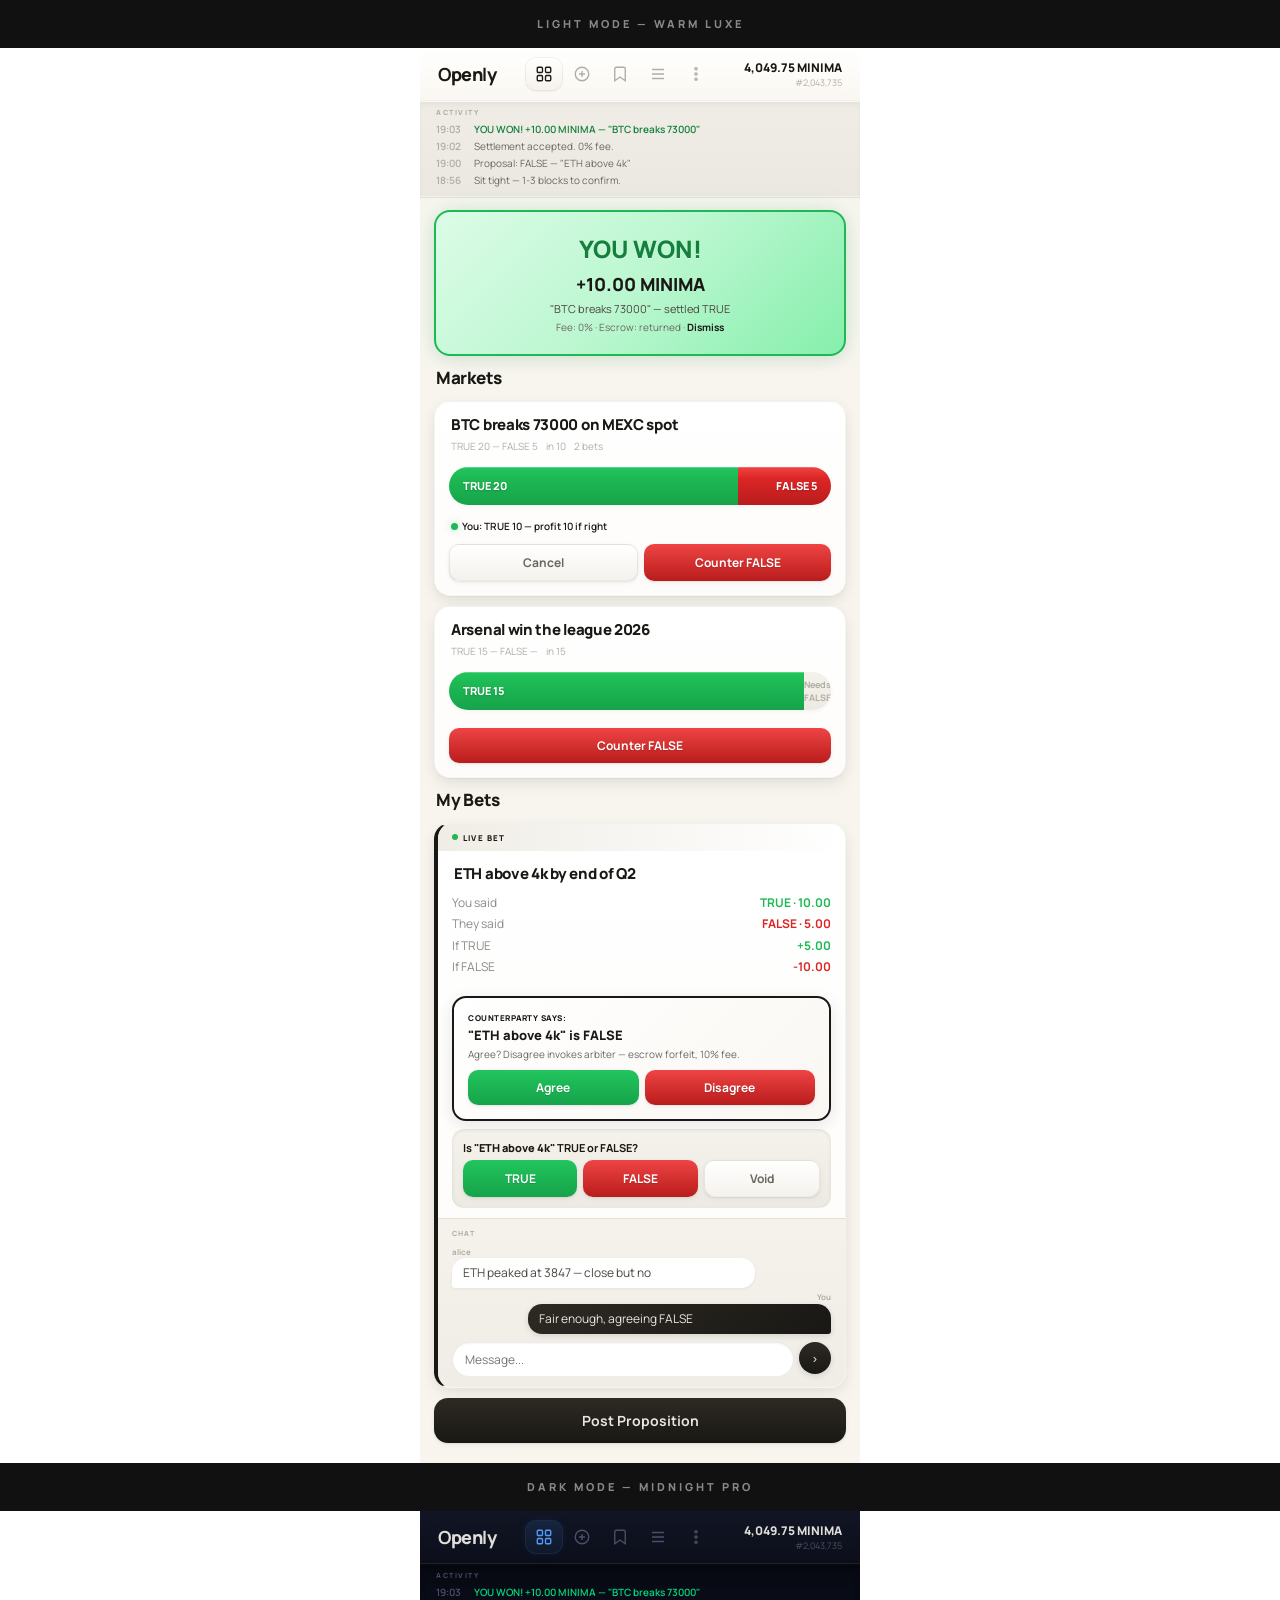
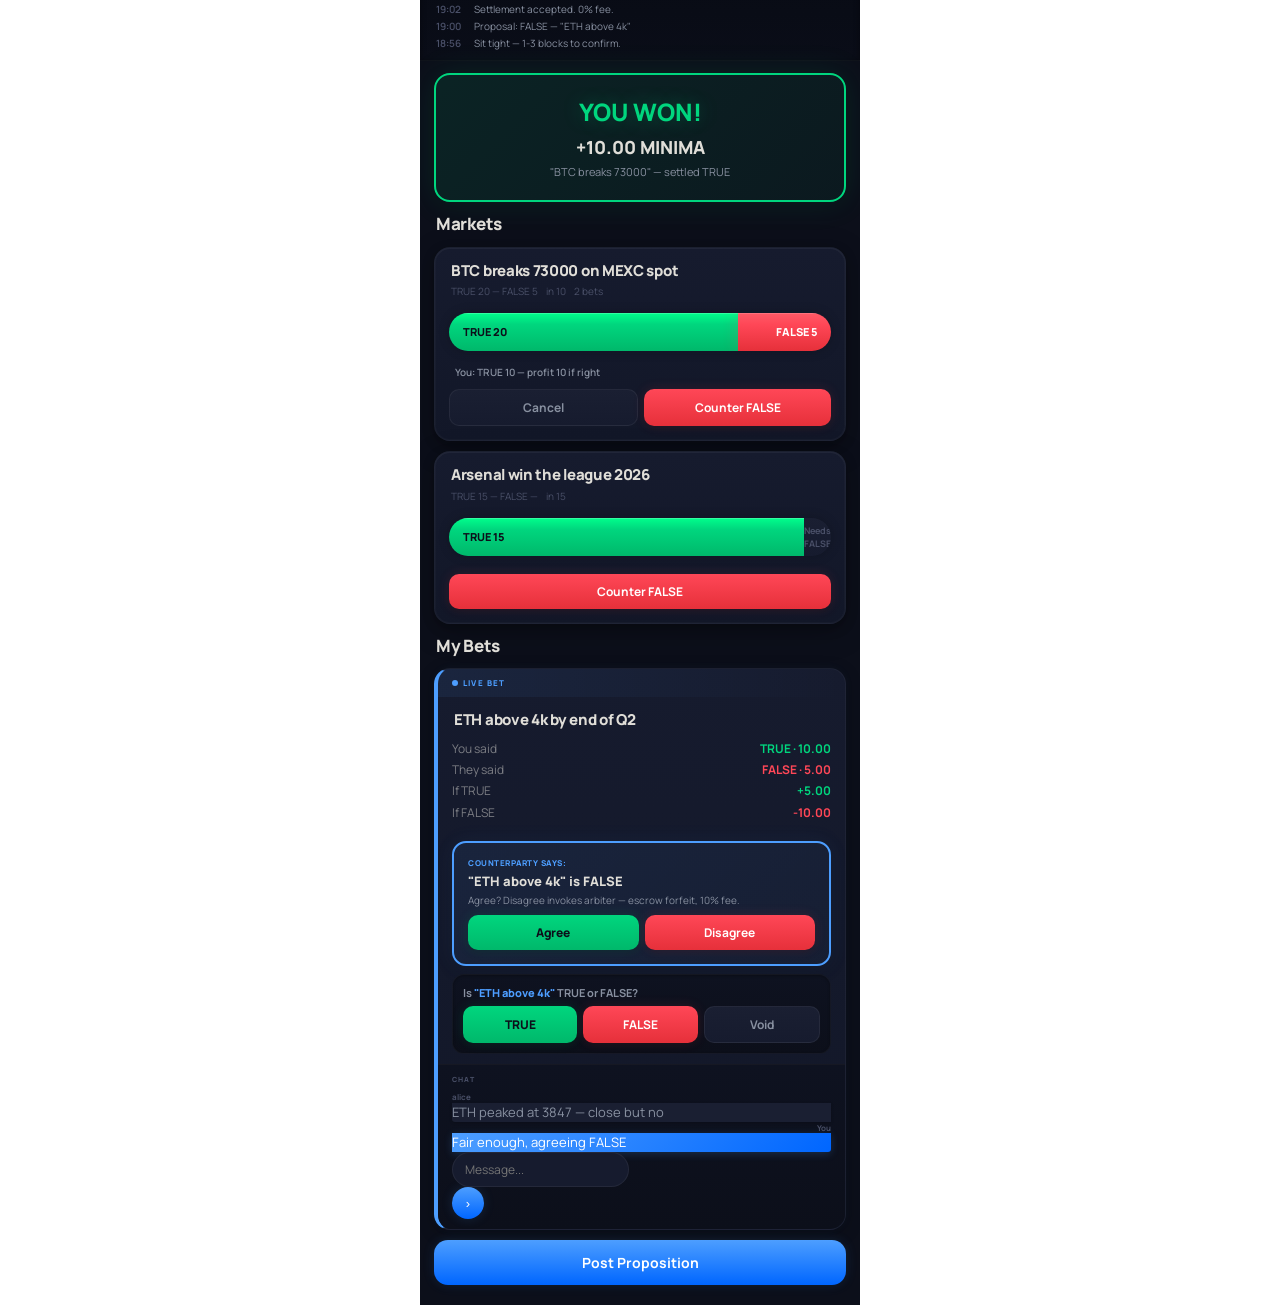
<file: mockup-hd.html>
<!DOCTYPE html>
<html lang="en">
<head>
<meta charset="UTF-8">
<meta name="viewport" content="width=device-width, initial-scale=1.0">
<title>Openly — HD Reality Mockup</title>
<link href="https://fonts.googleapis.com/css2?family=Manrope:wght@400;500;600;700;800&display=swap" rel="stylesheet">
<style>
*{box-sizing:border-box;margin:0;padding:0;}
body{font-family:'Manrope',sans-serif;font-size:13px;line-height:1.45;-webkit-font-smoothing:antialiased;}

.section{max-width:440px;margin:0 auto;min-height:100vh;overflow:hidden;position:relative;}
.label{text-align:center;padding:16px;font-size:11px;font-weight:800;letter-spacing:3px;text-transform:uppercase;color:#888;background:#111;}

/* ================================================================
   LIGHT MODE — Warm Luxe
   Creamy parchment, deep charcoal accents, Spotify green,
   rich shadows, glass effects, subtle texture
   ================================================================ */
.light{background:#F8F5EF;color:#1A1814;}
.light .topbar{
    display:flex;justify-content:space-between;align-items:center;
    padding:10px 18px;
    background:linear-gradient(180deg,rgba(255,255,255,0.95),rgba(250,247,242,0.9));
    backdrop-filter:blur(20px);-webkit-backdrop-filter:blur(20px);
    border-bottom:1px solid rgba(0,0,0,0.06);
    box-shadow:0 1px 0 rgba(255,255,255,0.8),0 4px 12px rgba(0,0,0,0.04);
}
.light .brand{font-weight:800;font-size:18px;letter-spacing:-0.5px;}
.light .nav{display:flex;gap:2px;}
.light .nav button{
    background:none;border:none;padding:7px 9px;border-radius:10px;cursor:pointer;
    color:#B0ADA6;transition:all 0.2s;
}
.light .nav button.on{
    color:#1A1814;
    background:linear-gradient(180deg,#FFFFFF,#F5F2EC);
    box-shadow:0 1px 3px rgba(0,0,0,0.08),0 0 0 1px rgba(0,0,0,0.04);
}
.light .nav button svg{width:18px;height:18px;stroke-width:1.8;fill:none;stroke:currentColor;display:block;}
.light .bal{font-size:12px;font-weight:800;color:#1A1814;}
.light .blk{font-size:9px;color:#B0ADA6;}

/* Activity — etched into surface */
.light .log{
    background:linear-gradient(180deg,#F0EDE6,#EBE8E1);
    border-bottom:1px solid rgba(0,0,0,0.06);
    box-shadow:inset 0 2px 4px rgba(0,0,0,0.04),inset 0 -1px 0 rgba(255,255,255,0.5);
    padding:7px 16px 8px;
}
.light .log-title{font-size:7px;font-weight:800;color:#B0ADA6;text-transform:uppercase;letter-spacing:1.5px;margin-bottom:3px;}
.light .log-row{display:flex;gap:6px;padding:2px 0;font-size:10px;line-height:1.3;}
.light .log-time{color:#B0ADA6;font-weight:600;min-width:32px;}
.light .log-msg{color:#6A6660;}
.light .log-ok .log-msg{color:#15803D;font-weight:600;}

/* Market card — floating, tactile */
.light .card{
    margin:0 14px 10px;border-radius:16px;overflow:hidden;
    background:linear-gradient(180deg,#FFFFFF 0%,#FDFCFA 100%);
    border:1px solid rgba(0,0,0,0.04);
    box-shadow:
        0 0 0 1px rgba(255,255,255,0.8) inset,
        0 1px 2px rgba(0,0,0,0.04),
        0 4px 12px rgba(0,0,0,0.06),
        0 8px 24px rgba(0,0,0,0.04);
    transition:transform 0.15s,box-shadow 0.15s;
}
.light .card:hover{transform:translateY(-1px);box-shadow:0 0 0 1px rgba(255,255,255,0.8) inset,0 2px 4px rgba(0,0,0,0.06),0 8px 24px rgba(0,0,0,0.08),0 16px 48px rgba(0,0,0,0.04);}
.light .card-head{padding:14px 16px 6px;}
.light .card-prop{font-size:15px;font-weight:800;letter-spacing:-0.3px;line-height:1.25;}
.light .card-meta{font-size:10px;color:#B0ADA6;margin-top:4px;display:flex;gap:8px;}

/* Odds bar — glossy 3D */
.light .obar{display:flex;margin:8px 14px;height:38px;border-radius:19px;overflow:hidden;box-shadow:inset 0 1px 3px rgba(0,0,0,0.08),0 2px 4px rgba(0,0,0,0.04);}
.light .obar-t{
    background:linear-gradient(180deg,#22C55E 0%,#1DB954 30%,#16A34A 100%);
    color:white;font-weight:800;font-size:11px;display:flex;align-items:center;padding:0 14px;
    text-shadow:0 1px 2px rgba(0,0,0,0.2);
    box-shadow:inset 0 1px 0 rgba(255,255,255,0.25);
    min-width:50px;
}
.light .obar-f{
    background:linear-gradient(180deg,#EF4444 0%,#DC2626 30%,#B91C1C 100%);
    color:white;font-weight:800;font-size:11px;display:flex;align-items:center;justify-content:flex-end;padding:0 14px;
    text-shadow:0 1px 2px rgba(0,0,0,0.2);
    box-shadow:inset 0 1px 0 rgba(255,255,255,0.2);
    min-width:50px;
}
.light .obar-e{flex:1;background:linear-gradient(180deg,#F5F2EC,#EDEAE4);display:flex;align-items:center;justify-content:center;font-size:9px;color:#B0ADA6;font-weight:700;}

/* Position */
.light .pos{font-size:10px;font-weight:600;padding:6px 16px 0;display:flex;align-items:center;gap:4px;}
.light .pos-dot{width:7px;height:7px;border-radius:50%;box-shadow:0 0 8px currentColor;}
.light .pos-dot-t{background:#1DB954;color:rgba(29,185,84,0.4);}
.light .pos-dot-f{background:#DC2626;color:rgba(220,38,38,0.4);}

/* Buttons — pressed metal */
.light .btns{display:flex;gap:6px;padding:10px 14px 14px;}
.light .btn{
    padding:9px 14px;border-radius:10px;font-family:inherit;font-size:12px;font-weight:700;
    border:none;cursor:pointer;
    box-shadow:0 1px 2px rgba(0,0,0,0.08),0 2px 6px rgba(0,0,0,0.04);
    transition:all 0.1s;flex:1;text-align:center;
}
.light .btn:active{transform:translateY(1px);box-shadow:0 0 0 rgba(0,0,0,0);}
.light .btn-t{background:linear-gradient(180deg,#22C55E,#16A34A);color:white;text-shadow:0 1px 1px rgba(0,0,0,0.15);}
.light .btn-t:hover{box-shadow:0 0 16px rgba(29,185,84,0.25),0 2px 6px rgba(0,0,0,0.08);}
.light .btn-f{background:linear-gradient(180deg,#EF4444,#B91C1C);color:white;text-shadow:0 1px 1px rgba(0,0,0,0.15);}
.light .btn-f:hover{box-shadow:0 0 16px rgba(220,38,38,0.25),0 2px 6px rgba(0,0,0,0.08);}
.light .btn-g{background:linear-gradient(180deg,#FFFFFF,#F5F2EC);color:#6A6660;border:1px solid rgba(0,0,0,0.08);}
.light .btn-a{background:linear-gradient(180deg,#2D2A24,#1A1814);color:#E8E5DF;text-shadow:0 1px 1px rgba(0,0,0,0.3);}
.light .btn-a:hover{box-shadow:0 0 16px rgba(26,24,20,0.2),0 2px 6px rgba(0,0,0,0.1);}

/* Live bet — side accent, depth */
.light .live{
    margin:0 14px 10px;border-radius:16px;overflow:hidden;
    background:linear-gradient(180deg,#FFFFFF,#FDFCFA);
    border:1px solid rgba(0,0,0,0.04);
    border-left:4px solid #1A1814;
    box-shadow:0 4px 12px rgba(0,0,0,0.06),0 8px 24px rgba(0,0,0,0.04);
}
.light .live-tag{
    padding:8px 14px;font-size:8px;font-weight:800;text-transform:uppercase;letter-spacing:1.2px;
    color:#1A1814;
    background:linear-gradient(90deg,#F0EDE6,transparent);
    display:flex;align-items:center;gap:5px;
}
.light .pulse{width:6px;height:6px;border-radius:50%;background:#1DB954;animation:gp 2s ease infinite;}
@keyframes gp{0%,100%{box-shadow:0 0 0 0 rgba(29,185,84,0.4);}50%{box-shadow:0 0 0 6px rgba(29,185,84,0);}}

/* Chat — warm charcoal bubbles */
.light .chat{border-top:1px solid rgba(0,0,0,0.06);padding:10px 14px;background:linear-gradient(180deg,#F5F2EC,#F0EDE6);}
.light .chat-title{font-size:7px;font-weight:800;color:#B0ADA6;text-transform:uppercase;letter-spacing:1px;margin-bottom:6px;}
.light .bub{max-width:80%;padding:7px 11px;border-radius:14px;font-size:12px;margin-bottom:3px;line-height:1.35;}
.light .bub-t{background:white;box-shadow:0 1px 3px rgba(0,0,0,0.06);border-bottom-left-radius:3px;color:#4A4640;}
.light .bub-m{
    background:linear-gradient(135deg,#2D2A24,#1A1814);color:#E8E5DF;
    margin-left:auto;border-bottom-right-radius:3px;
    box-shadow:0 2px 6px rgba(0,0,0,0.12);
}
.light .bub-n{font-size:8px;font-weight:700;color:#B0ADA6;margin-bottom:1px;}
.light .chat-input{display:flex;gap:5px;margin-top:8px;}
.light .chat-field{flex:1;padding:8px 12px;border:1.5px solid rgba(0,0,0,0.08);border-radius:18px;font-family:inherit;font-size:12px;outline:none;background:white;box-shadow:inset 0 1px 2px rgba(0,0,0,0.04);}
.light .chat-field:focus{border-color:#1A1814;box-shadow:0 0 0 3px rgba(26,24,20,0.08);}
.light .chat-send{width:32px;height:32px;border-radius:50%;background:linear-gradient(180deg,#2D2A24,#1A1814);color:#E8E5DF;border:none;font-size:13px;cursor:pointer;box-shadow:0 2px 6px rgba(0,0,0,0.12);display:flex;align-items:center;justify-content:center;}

/* Proposal — floating glass */
.light .proposal{
    margin:8px 14px;padding:14px;border-radius:14px;
    background:linear-gradient(135deg,rgba(255,255,255,0.9),rgba(250,247,242,0.95));
    border:2px solid #1A1814;
    box-shadow:0 4px 16px rgba(26,24,20,0.1),0 0 0 1px rgba(255,255,255,0.5) inset;
}
.light .pr-from{font-size:8px;font-weight:800;color:#1A1814;text-transform:uppercase;letter-spacing:0.5px;}
.light .pr-text{font-size:13px;font-weight:800;margin:3px 0;}
.light .pr-detail{font-size:10px;color:#6A6660;margin-bottom:8px;line-height:1.35;}

/* Win banner — celebration */
.light .win{
    margin:0 14px 10px;padding:20px;text-align:center;border-radius:16px;
    background:linear-gradient(135deg,#DCFCE7 0%,#BBF7D0 50%,#86EFAC 100%);
    border:2px solid #1DB954;
    box-shadow:0 0 24px rgba(29,185,84,0.15),0 4px 16px rgba(0,0,0,0.06);
}
.light .win-title{font-size:24px;font-weight:800;color:#15803D;text-shadow:0 1px 0 rgba(255,255,255,0.5);}
.light .win-amt{font-size:18px;font-weight:800;color:#1A1814;margin:4px 0;}
.light .win-detail{font-size:11px;color:#4A4640;}
.light .win-sub{font-size:10px;color:#6A6660;margin-top:3px;}

/* Settle — recessed */
.light .settle{
    margin:6px 14px 10px;padding:10px;border-radius:12px;
    background:linear-gradient(180deg,#F5F2EC,#EDEAE4);
    box-shadow:inset 0 1px 3px rgba(0,0,0,0.06);
    border:1px solid rgba(0,0,0,0.04);
}
.light .stq{font-size:11px;font-weight:700;margin-bottom:5px;}
.light .stq em{font-style:normal;color:#1A1814;font-weight:800;}

.light h2{font-size:17px;font-weight:800;letter-spacing:-0.3px;margin:0 16px 10px;color:#1A1814;}

/* ================================================================
   DARK MODE — Midnight Pro
   Deep navy, electric blue accent, neon green/red,
   glowing edges, depth through light
   ================================================================ */
.dark{background:#0C0F1A;color:#E0DED8;}
.dark .topbar{
    display:flex;justify-content:space-between;align-items:center;
    padding:10px 18px;
    background:linear-gradient(180deg,rgba(18,22,38,0.95),rgba(12,15,26,0.9));
    backdrop-filter:blur(20px);-webkit-backdrop-filter:blur(20px);
    border-bottom:1px solid rgba(255,255,255,0.04);
    box-shadow:0 1px 0 rgba(255,255,255,0.02),0 4px 16px rgba(0,0,0,0.3);
}
.dark .brand{font-weight:800;font-size:18px;letter-spacing:-0.5px;color:#E0DED8;}
.dark .nav{display:flex;gap:2px;}
.dark .nav button{background:none;border:none;padding:7px 9px;border-radius:10px;cursor:pointer;color:#4A5068;transition:all 0.2s;}
.dark .nav button.on{
    color:#4D9EFF;
    background:linear-gradient(180deg,rgba(77,158,255,0.12),rgba(77,158,255,0.06));
    box-shadow:0 0 12px rgba(77,158,255,0.08),0 0 0 1px rgba(77,158,255,0.15);
}
.dark .nav button svg{width:18px;height:18px;stroke-width:1.8;fill:none;stroke:currentColor;display:block;}
.dark .bal{font-size:12px;font-weight:800;color:#E0DED8;}
.dark .blk{font-size:9px;color:#4A5068;}

/* Activity — deep recess */
.dark .log{
    background:linear-gradient(180deg,#080B14,#0A0D18);
    border-bottom:1px solid rgba(255,255,255,0.03);
    box-shadow:inset 0 2px 6px rgba(0,0,0,0.4);
    padding:7px 16px 8px;
}
.dark .log-title{font-size:7px;font-weight:800;color:#4A5068;text-transform:uppercase;letter-spacing:1.5px;margin-bottom:3px;}
.dark .log-row{display:flex;gap:6px;padding:2px 0;font-size:10px;line-height:1.3;}
.dark .log-time{color:#4A5068;font-weight:600;min-width:32px;}
.dark .log-msg{color:#8890A0;}
.dark .log-ok .log-msg{color:#00D67E;font-weight:600;}

/* Card — floating in space */
.dark .card{
    margin:0 14px 10px;border-radius:16px;overflow:hidden;
    background:linear-gradient(180deg,#161B2E 0%,#121728 100%);
    border:1px solid rgba(255,255,255,0.04);
    box-shadow:
        0 0 0 1px rgba(255,255,255,0.02) inset,
        0 1px 0 rgba(255,255,255,0.03) inset,
        0 4px 12px rgba(0,0,0,0.25),
        0 8px 32px rgba(0,0,0,0.2);
    transition:transform 0.15s,box-shadow 0.15s;
}
.dark .card:hover{transform:translateY(-1px);box-shadow:0 0 0 1px rgba(77,158,255,0.1),0 4px 16px rgba(0,0,0,0.3),0 12px 40px rgba(0,0,0,0.25);}
.dark .card-head{padding:14px 16px 6px;}
.dark .card-prop{font-size:15px;font-weight:800;letter-spacing:-0.3px;line-height:1.25;color:#E0DED8;}
.dark .card-meta{font-size:10px;color:#4A5068;margin-top:4px;display:flex;gap:8px;}

/* Odds bar — neon glow */
.dark .obar{display:flex;margin:8px 14px;height:38px;border-radius:19px;overflow:hidden;box-shadow:inset 0 1px 3px rgba(0,0,0,0.3),0 0 12px rgba(0,0,0,0.2);}
.dark .obar-t{
    background:linear-gradient(180deg,#00FF8C 0%,#00D67E 30%,#00B86B 100%);
    color:#0C0F1A;font-weight:800;font-size:11px;display:flex;align-items:center;padding:0 14px;
    box-shadow:0 0 16px rgba(0,214,126,0.2),inset 0 1px 0 rgba(255,255,255,0.2);
    min-width:50px;
}
.dark .obar-f{
    background:linear-gradient(180deg,#FF5A67 0%,#FF4757 30%,#E6303A 100%);
    color:white;font-weight:800;font-size:11px;display:flex;align-items:center;justify-content:flex-end;padding:0 14px;
    box-shadow:0 0 16px rgba(255,71,87,0.2),inset 0 1px 0 rgba(255,255,255,0.15);
    min-width:50px;
}
.dark .obar-e{flex:1;background:linear-gradient(180deg,#1A1F32,#161B2E);display:flex;align-items:center;justify-content:center;font-size:9px;color:#4A5068;font-weight:700;}

/* Position */
.dark .pos{font-size:10px;font-weight:600;padding:6px 16px 0;display:flex;align-items:center;gap:4px;color:#8890A0;}
.dark .pos-dot-t{background:#00D67E;color:rgba(0,214,126,0.4);}
.dark .pos-dot-f{background:#FF4757;color:rgba(255,71,87,0.4);}

/* Buttons — glowing */
.dark .btns{display:flex;gap:6px;padding:10px 14px 14px;}
.dark .btn{
    padding:9px 14px;border-radius:10px;font-family:inherit;font-size:12px;font-weight:700;
    border:none;cursor:pointer;
    transition:all 0.15s;flex:1;text-align:center;
}
.dark .btn:active{transform:translateY(1px);}
.dark .btn-t{background:linear-gradient(180deg,#00D67E,#00B86B);color:#0C0F1A;font-weight:800;box-shadow:0 0 12px rgba(0,214,126,0.15),0 2px 6px rgba(0,0,0,0.2);}
.dark .btn-t:hover{box-shadow:0 0 24px rgba(0,214,126,0.3),0 2px 8px rgba(0,0,0,0.3);}
.dark .btn-f{background:linear-gradient(180deg,#FF4757,#E6303A);color:white;box-shadow:0 0 12px rgba(255,71,87,0.15),0 2px 6px rgba(0,0,0,0.2);}
.dark .btn-f:hover{box-shadow:0 0 24px rgba(255,71,87,0.3),0 2px 8px rgba(0,0,0,0.3);}
.dark .btn-g{background:linear-gradient(180deg,#1A1F32,#161B2E);color:#8890A0;border:1px solid rgba(255,255,255,0.06);}
.dark .btn-a{background:linear-gradient(180deg,#4D9EFF,#0066FF);color:white;box-shadow:0 0 12px rgba(77,158,255,0.15),0 2px 6px rgba(0,0,0,0.2);}
.dark .btn-a:hover{box-shadow:0 0 24px rgba(77,158,255,0.3),0 2px 8px rgba(0,0,0,0.3);}

/* Live bet */
.dark .live{
    margin:0 14px 10px;border-radius:16px;overflow:hidden;
    background:linear-gradient(180deg,#161B2E,#121728);
    border:1px solid rgba(255,255,255,0.04);
    border-left:4px solid #4D9EFF;
    box-shadow:0 4px 16px rgba(0,0,0,0.25),0 0 8px rgba(77,158,255,0.05);
}
.dark .live-tag{
    padding:8px 14px;font-size:8px;font-weight:800;text-transform:uppercase;letter-spacing:1.2px;
    color:#4D9EFF;
    background:linear-gradient(90deg,rgba(77,158,255,0.08),transparent);
    display:flex;align-items:center;gap:5px;
}
.dark .pulse{width:6px;height:6px;border-radius:50%;background:#4D9EFF;animation:bp 2s ease infinite;}
@keyframes bp{0%,100%{box-shadow:0 0 0 0 rgba(77,158,255,0.4);}50%{box-shadow:0 0 0 6px rgba(77,158,255,0);}}

/* Chat — blue accent */
.dark .chat{border-top:1px solid rgba(255,255,255,0.04);padding:10px 14px;background:linear-gradient(180deg,#0E1220,#0C0F1A);}
.dark .chat-title{font-size:7px;font-weight:800;color:#4A5068;text-transform:uppercase;letter-spacing:1px;margin-bottom:6px;}
.dark .bub-t{background:#1A1F32;color:#8890A0;box-shadow:0 1px 3px rgba(0,0,0,0.2);border-bottom-left-radius:3px;}
.dark .bub-m{
    background:linear-gradient(135deg,#4D9EFF,#0066FF);color:white;
    margin-left:auto;border-bottom-right-radius:3px;
    box-shadow:0 2px 8px rgba(77,158,255,0.2);
}
.dark .chat-field{flex:1;padding:8px 12px;border:1.5px solid rgba(255,255,255,0.06);border-radius:18px;font-family:inherit;font-size:12px;outline:none;background:#161B2E;color:#E0DED8;}
.dark .chat-field:focus{border-color:#4D9EFF;box-shadow:0 0 0 3px rgba(77,158,255,0.1);}
.dark .chat-send{width:32px;height:32px;border-radius:50%;background:linear-gradient(180deg,#4D9EFF,#0066FF);color:white;border:none;font-size:13px;cursor:pointer;box-shadow:0 0 12px rgba(77,158,255,0.15);display:flex;align-items:center;justify-content:center;}

/* Proposal */
.dark .proposal{
    margin:8px 14px;padding:14px;border-radius:14px;
    background:linear-gradient(135deg,rgba(77,158,255,0.08),rgba(77,158,255,0.04));
    border:2px solid #4D9EFF;
    box-shadow:0 0 20px rgba(77,158,255,0.08),0 4px 16px rgba(0,0,0,0.2);
}
.dark .pr-from{font-size:8px;font-weight:800;color:#4D9EFF;text-transform:uppercase;letter-spacing:0.5px;}
.dark .pr-text{font-size:13px;font-weight:800;margin:3px 0;color:#E0DED8;}
.dark .pr-detail{font-size:10px;color:#8890A0;margin-bottom:8px;line-height:1.35;}

/* Win — neon celebration */
.dark .win{
    margin:0 14px 10px;padding:20px;text-align:center;border-radius:16px;
    background:linear-gradient(135deg,rgba(0,214,126,0.1) 0%,rgba(0,214,126,0.05) 100%);
    border:2px solid #00D67E;
    box-shadow:0 0 32px rgba(0,214,126,0.12),0 4px 16px rgba(0,0,0,0.2);
}
.dark .win-title{font-size:24px;font-weight:800;color:#00D67E;text-shadow:0 0 20px rgba(0,214,126,0.3);}
.dark .win-amt{font-size:18px;font-weight:800;color:#E0DED8;margin:4px 0;}
.dark .win-detail{font-size:11px;color:#8890A0;}

/* Settle */
.dark .settle{
    margin:6px 14px 10px;padding:10px;border-radius:12px;
    background:linear-gradient(180deg,#0E1220,#0C0F1A);
    box-shadow:inset 0 1px 3px rgba(0,0,0,0.3);
    border:1px solid rgba(255,255,255,0.03);
}
.dark .stq{font-size:11px;font-weight:700;margin-bottom:5px;color:#8890A0;}
.dark .stq em{font-style:normal;color:#4D9EFF;font-weight:800;}

.dark h2{font-size:17px;font-weight:800;letter-spacing:-0.3px;margin:0 16px 10px;color:#E0DED8;}

/* Shared */
.rows{padding:2px 14px 10px;}
.row{display:flex;justify-content:space-between;font-size:12px;padding:2px 0;}
.row dt{opacity:0.5;}
.row dd{font-weight:700;}
.t{color:#1DB954;}.dark .t{color:#00D67E;}
.f{color:#DC2626;}.dark .f{color:#FF4757;}
</style>
</head>
<body>

<!-- LIGHT MODE -->
<div class="label">Light Mode — Warm Luxe</div>
<div class="section light">
    <div class="topbar">
        <div class="brand"><b>O</b>pen<b>l</b>y</div>
        <div class="nav">
            <button class="on"><svg viewBox="0 0 24 24"><rect x="3" y="3" width="7" height="7" rx="1.5"/><rect x="14" y="3" width="7" height="7" rx="1.5"/><rect x="3" y="14" width="7" height="7" rx="1.5"/><rect x="14" y="14" width="7" height="7" rx="1.5"/></svg></button>
            <button><svg viewBox="0 0 24 24"><circle cx="12" cy="12" r="9"/><path d="M12 8v8M8 12h8"/></svg></button>
            <button><svg viewBox="0 0 24 24"><path d="M19 21l-7-5-7 5V5a2 2 0 012-2h10a2 2 0 012 2z"/></svg></button>
            <button><svg viewBox="0 0 24 24"><path d="M4 6h16M4 12h16M4 18h16"/></svg></button>
            <button><svg viewBox="0 0 24 24"><circle cx="12" cy="5" r="1.5"/><circle cx="12" cy="12" r="1.5"/><circle cx="12" cy="19" r="1.5"/></svg></button>
        </div>
        <div style="text-align:right"><div class="bal">4,049.75 MINIMA</div><div class="blk">#2,043,735</div></div>
    </div>
    <div class="log">
        <div class="log-title">Activity</div>
        <div class="log-row log-ok"><span class="log-time">19:03</span><span class="log-msg">YOU WON! +10.00 MINIMA — "BTC breaks 73000"</span></div>
        <div class="log-row"><span class="log-time">19:02</span><span class="log-msg">Settlement accepted. 0% fee.</span></div>
        <div class="log-row"><span class="log-time">19:00</span><span class="log-msg">Proposal: FALSE — "ETH above 4k"</span></div>
        <div class="log-row"><span class="log-time">18:56</span><span class="log-msg">Sit tight — 1-3 blocks to confirm.</span></div>
    </div>

    <div style="padding:12px 0 0">
    <div class="win">
        <div class="win-title">YOU WON!</div>
        <div class="win-amt">+10.00 MINIMA</div>
        <div class="win-detail">"BTC breaks 73000" — settled TRUE</div>
        <div class="win-sub">Fee: 0% · Escrow: returned · <a style="color:#1A1814;font-weight:700;cursor:pointer">Dismiss</a></div>
    </div>

    <h2>Markets</h2>
    <div class="card">
        <div class="card-head"><div class="card-prop">BTC breaks 73000 on MEXC spot</div><div class="card-meta"><span>TRUE 20 — FALSE 5</span><span>in 10</span><span>2 bets</span></div></div>
        <div class="obar"><div class="obar-t" style="flex:20">TRUE 20</div><div class="obar-f" style="flex:5">FALSE 5</div></div>
        <div class="pos"><div class="pos-dot pos-dot-t"></div>You: TRUE 10 — profit 10 if right</div>
        <div class="btns"><button class="btn btn-g">Cancel</button><button class="btn btn-f">Counter FALSE</button></div>
    </div>
    <div class="card">
        <div class="card-head"><div class="card-prop">Arsenal win the league 2026</div><div class="card-meta"><span>TRUE 15 — FALSE —</span><span>in 15</span></div></div>
        <div class="obar"><div class="obar-t" style="flex:15">TRUE 15</div><div class="obar-e">Needs FALSE</div></div>
        <div class="btns"><button class="btn btn-f">Counter FALSE</button></div>
    </div>

    <h2>My Bets</h2>
    <div class="live">
        <div class="live-tag"><div class="pulse"></div> Live bet</div>
        <div class="card-head"><div class="card-prop">ETH above 4k by end of Q2</div></div>
        <div class="rows">
            <div class="row"><dt>You said</dt><dd class="t">TRUE · 10.00</dd></div>
            <div class="row"><dt>They said</dt><dd class="f">FALSE · 5.00</dd></div>
            <div class="row"><dt>If TRUE</dt><dd class="t">+5.00</dd></div>
            <div class="row"><dt>If FALSE</dt><dd class="f">-10.00</dd></div>
        </div>
        <div class="proposal">
            <div class="pr-from">Counterparty says:</div>
            <div class="pr-text">"ETH above 4k" is FALSE</div>
            <div class="pr-detail">Agree? Disagree invokes arbiter — escrow forfeit, 10% fee.</div>
            <div class="btns" style="padding:0"><button class="btn btn-t">Agree</button><button class="btn btn-f">Disagree</button></div>
        </div>
        <div class="settle">
            <div class="stq">Is <em>"ETH above 4k"</em> TRUE or FALSE?</div>
            <div class="btns" style="padding:0"><button class="btn btn-t">TRUE</button><button class="btn btn-f">FALSE</button><button class="btn btn-g">Void</button></div>
        </div>
        <div class="chat">
            <div class="chat-title">Chat</div>
            <div class="bub-n" style="font-size:8px;color:#B0ADA6;font-weight:700">alice</div>
            <div class="bub bub-t">ETH peaked at 3847 — close but no</div>
            <div class="bub-n" style="font-size:8px;color:#B0ADA6;font-weight:700;text-align:right">You</div>
            <div class="bub bub-m">Fair enough, agreeing FALSE</div>
            <div class="chat-input"><input class="chat-field" placeholder="Message..."><button class="chat-send">›</button></div>
        </div>
    </div>
    <div style="margin:0 14px 20px"><button class="btn btn-a" style="width:100%;padding:13px;font-size:14px;border-radius:14px">Post Proposition</button></div>
    </div>
</div>

<!-- DARK MODE -->
<div class="label">Dark Mode — Midnight Pro</div>
<div class="section dark">
    <div class="topbar">
        <div class="brand"><b>O</b>pen<b>l</b>y</div>
        <div class="nav">
            <button class="on"><svg viewBox="0 0 24 24"><rect x="3" y="3" width="7" height="7" rx="1.5"/><rect x="14" y="3" width="7" height="7" rx="1.5"/><rect x="3" y="14" width="7" height="7" rx="1.5"/><rect x="14" y="14" width="7" height="7" rx="1.5"/></svg></button>
            <button><svg viewBox="0 0 24 24"><circle cx="12" cy="12" r="9"/><path d="M12 8v8M8 12h8"/></svg></button>
            <button><svg viewBox="0 0 24 24"><path d="M19 21l-7-5-7 5V5a2 2 0 012-2h10a2 2 0 012 2z"/></svg></button>
            <button><svg viewBox="0 0 24 24"><path d="M4 6h16M4 12h16M4 18h16"/></svg></button>
            <button><svg viewBox="0 0 24 24"><circle cx="12" cy="5" r="1.5"/><circle cx="12" cy="12" r="1.5"/><circle cx="12" cy="19" r="1.5"/></svg></button>
        </div>
        <div style="text-align:right"><div class="bal">4,049.75 MINIMA</div><div class="blk">#2,043,735</div></div>
    </div>
    <div class="log">
        <div class="log-title">Activity</div>
        <div class="log-row log-ok"><span class="log-time">19:03</span><span class="log-msg">YOU WON! +10.00 MINIMA — "BTC breaks 73000"</span></div>
        <div class="log-row"><span class="log-time">19:02</span><span class="log-msg">Settlement accepted. 0% fee.</span></div>
        <div class="log-row"><span class="log-time">19:00</span><span class="log-msg">Proposal: FALSE — "ETH above 4k"</span></div>
        <div class="log-row"><span class="log-time">18:56</span><span class="log-msg">Sit tight — 1-3 blocks to confirm.</span></div>
    </div>

    <div style="padding:12px 0 0">
    <div class="win">
        <div class="win-title">YOU WON!</div>
        <div class="win-amt">+10.00 MINIMA</div>
        <div class="win-detail">"BTC breaks 73000" — settled TRUE</div>
    </div>

    <h2>Markets</h2>
    <div class="card">
        <div class="card-head"><div class="card-prop">BTC breaks 73000 on MEXC spot</div><div class="card-meta"><span>TRUE 20 — FALSE 5</span><span>in 10</span><span>2 bets</span></div></div>
        <div class="obar"><div class="obar-t" style="flex:20">TRUE 20</div><div class="obar-f" style="flex:5">FALSE 5</div></div>
        <div class="pos"><div class="pos-dot pos-dot-t"></div>You: TRUE 10 — profit 10 if right</div>
        <div class="btns"><button class="btn btn-g">Cancel</button><button class="btn btn-f">Counter FALSE</button></div>
    </div>
    <div class="card">
        <div class="card-head"><div class="card-prop">Arsenal win the league 2026</div><div class="card-meta"><span>TRUE 15 — FALSE —</span><span>in 15</span></div></div>
        <div class="obar"><div class="obar-t" style="flex:15">TRUE 15</div><div class="obar-e">Needs FALSE</div></div>
        <div class="btns"><button class="btn btn-f">Counter FALSE</button></div>
    </div>

    <h2>My Bets</h2>
    <div class="live">
        <div class="live-tag"><div class="pulse"></div> Live bet</div>
        <div class="card-head"><div class="card-prop">ETH above 4k by end of Q2</div></div>
        <div class="rows">
            <div class="row"><dt>You said</dt><dd class="t">TRUE · 10.00</dd></div>
            <div class="row"><dt>They said</dt><dd class="f">FALSE · 5.00</dd></div>
            <div class="row"><dt>If TRUE</dt><dd class="t">+5.00</dd></div>
            <div class="row"><dt>If FALSE</dt><dd class="f">-10.00</dd></div>
        </div>
        <div class="proposal">
            <div class="pr-from">Counterparty says:</div>
            <div class="pr-text">"ETH above 4k" is FALSE</div>
            <div class="pr-detail">Agree? Disagree invokes arbiter — escrow forfeit, 10% fee.</div>
            <div class="btns" style="padding:0"><button class="btn btn-t">Agree</button><button class="btn btn-f">Disagree</button></div>
        </div>
        <div class="settle">
            <div class="stq">Is <em>"ETH above 4k"</em> TRUE or FALSE?</div>
            <div class="btns" style="padding:0"><button class="btn btn-t">TRUE</button><button class="btn btn-f">FALSE</button><button class="btn btn-g">Void</button></div>
        </div>
        <div class="chat">
            <div class="chat-title">Chat</div>
            <div class="bub-n" style="font-size:8px;color:#4A5068;font-weight:700">alice</div>
            <div class="bub bub-t">ETH peaked at 3847 — close but no</div>
            <div class="bub-n" style="font-size:8px;color:#4A5068;font-weight:700;text-align:right">You</div>
            <div class="bub bub-m">Fair enough, agreeing FALSE</div>
            <div class="chat-input"><input class="chat-field" placeholder="Message..."><button class="chat-send">›</button></div>
        </div>
    </div>
    <div style="margin:0 14px 20px"><button class="btn btn-a" style="width:100%;padding:13px;font-size:14px;border-radius:14px">Post Proposition</button></div>
    </div>
</div>

</body>
</html>
</file>
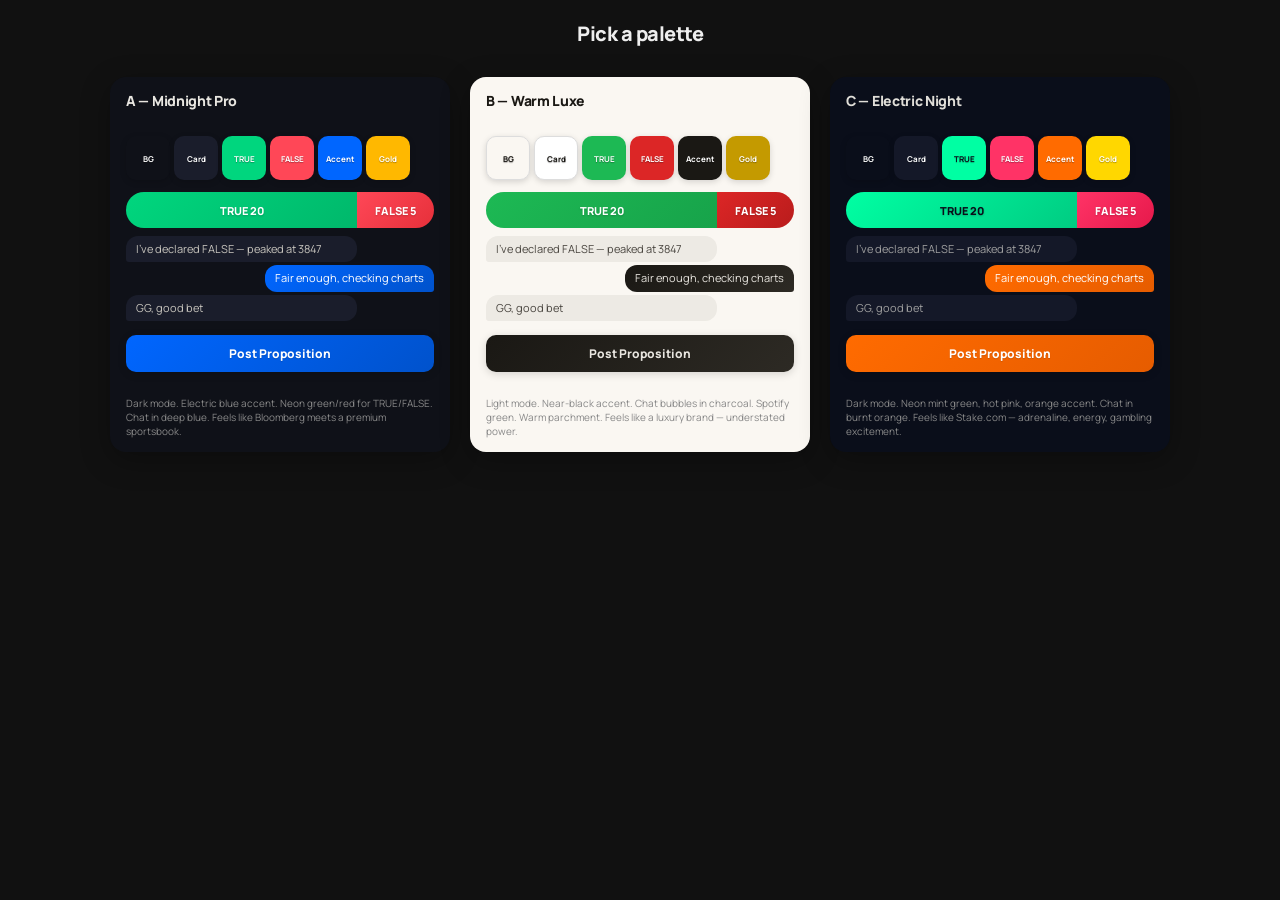
<file: mockup-palette.html>
<!DOCTYPE html>
<html lang="en">
<head>
<meta charset="UTF-8">
<meta name="viewport" content="width=device-width, initial-scale=1.0">
<title>Openly — Colour Palettes</title>
<link href="https://fonts.googleapis.com/css2?family=Manrope:wght@400;500;600;700;800&display=swap" rel="stylesheet">
<style>
*{box-sizing:border-box;margin:0;padding:0;}
body{font-family:'Manrope',sans-serif;background:#111;color:#eee;padding:20px;font-size:13px;}
h1{text-align:center;font-size:20px;margin-bottom:30px;font-weight:800;letter-spacing:-0.5px;}
.palettes{display:flex;gap:20px;flex-wrap:wrap;justify-content:center;}
.pal{width:340px;border-radius:16px;overflow:hidden;box-shadow:0 8px 30px rgba(0,0,0,0.3);}
.pal__title{padding:14px 16px;font-size:14px;font-weight:800;letter-spacing:-0.3px;}
.pal__bar{display:flex;height:36px;margin:0 16px;border-radius:18px;overflow:hidden;box-shadow:inset 0 1px 3px rgba(0,0,0,0.1);}
.pal__bar div{display:flex;align-items:center;justify-content:center;color:white;font-weight:800;font-size:11px;text-shadow:0 1px 2px rgba(0,0,0,0.2);}
.pal__swatches{display:flex;gap:4px;padding:12px 16px;flex-wrap:wrap;}
.sw{width:44px;height:44px;border-radius:10px;display:flex;align-items:center;justify-content:center;font-size:8px;font-weight:700;color:white;text-shadow:0 1px 1px rgba(0,0,0,0.3);box-shadow:0 2px 6px rgba(0,0,0,0.15);}
.pal__chat{display:flex;flex-direction:column;gap:3px;padding:8px 16px 14px;}
.cb{max-width:75%;padding:6px 10px;border-radius:12px;font-size:11px;line-height:1.3;}
.pal__btn{margin:0 16px 14px;padding:10px;border-radius:10px;text-align:center;font-weight:800;font-size:12px;color:white;text-shadow:0 1px 1px rgba(0,0,0,0.15);box-shadow:0 2px 8px rgba(0,0,0,0.15);}
.pal__note{padding:10px 16px 14px;font-size:10px;color:#888;line-height:1.4;}

/* PALETTE A: Midnight Pro */
.pa{background:#0F1118;}
.pa .pal__title{color:#E8E6E0;}
.pa .pal__bar div:first-child{background:linear-gradient(135deg,#00D67E,#00B86B);flex:3;}
.pa .pal__bar div:last-child{background:linear-gradient(135deg,#FF4757,#E6303A);flex:1;}
.pa .cb:nth-child(odd){background:#1A1D2B;color:#C8C5BE;border-bottom-left-radius:3px;}
.pa .cb:nth-child(even){background:linear-gradient(135deg,#0066FF,#0052CC);color:white;margin-left:auto;border-bottom-right-radius:3px;}
.pa .pal__btn{background:linear-gradient(135deg,#0066FF,#0052CC);}

/* PALETTE B: Warm Luxe */
.pb{background:#FAF7F2;}
.pb .pal__title{color:#1A1814;}
.pb .pal__bar div:first-child{background:linear-gradient(135deg,#1DB954,#17A34A);flex:3;}
.pb .pal__bar div:last-child{background:linear-gradient(135deg,#DC2626,#B91C1C);flex:1;}
.pb .cb:nth-child(odd){background:#EDEAE4;color:#4A4640;border-bottom-left-radius:3px;}
.pb .cb:nth-child(even){background:linear-gradient(135deg,#1A1814,#2D2A24);color:#E8E5DF;margin-left:auto;border-bottom-right-radius:3px;}
.pb .pal__btn{background:linear-gradient(135deg,#1A1814,#2D2A24);color:#E8E5DF;}

/* PALETTE C: Electric Night */
.pc{background:#0A0E1A;}
.pc .pal__title{color:#E0DED8;}
.pc .pal__bar div:first-child{background:linear-gradient(135deg,#00FFA3,#00CC82);flex:3;color:#0A0E1A;}
.pc .pal__bar div:last-child{background:linear-gradient(135deg,#FF3366,#E6194B);flex:1;}
.pc .cb:nth-child(odd){background:#141828;color:#A0A0A0;border-bottom-left-radius:3px;}
.pc .cb:nth-child(even){background:linear-gradient(135deg,#FF6B00,#E65C00);color:white;margin-left:auto;border-bottom-right-radius:3px;}
.pc .pal__btn{background:linear-gradient(135deg,#FF6B00,#E65C00);}
</style>
</head>
<body>

<h1>Pick a palette</h1>

<div class="palettes">

<!-- A: Midnight Pro -->
<div class="pal pa">
    <div class="pal__title">A — Midnight Pro</div>
    <div class="pal__swatches">
        <div class="sw" style="background:#0F1118">BG</div>
        <div class="sw" style="background:#1A1D2B">Card</div>
        <div class="sw" style="background:#00D67E">TRUE</div>
        <div class="sw" style="background:#FF4757">FALSE</div>
        <div class="sw" style="background:#0066FF">Accent</div>
        <div class="sw" style="background:#FFB800">Gold</div>
    </div>
    <div class="pal__bar">
        <div style="flex:3">TRUE 20</div>
        <div style="flex:1">FALSE 5</div>
    </div>
    <div class="pal__chat">
        <div class="cb">I've declared FALSE — peaked at 3847</div>
        <div class="cb">Fair enough, checking charts</div>
        <div class="cb">GG, good bet</div>
    </div>
    <div class="pal__btn">Post Proposition</div>
    <div class="pal__note">Dark mode. Electric blue accent. Neon green/red for TRUE/FALSE. Chat in deep blue. Feels like Bloomberg meets a premium sportsbook.</div>
</div>

<!-- B: Warm Luxe -->
<div class="pal pb">
    <div class="pal__title">B — Warm Luxe</div>
    <div class="pal__swatches">
        <div class="sw" style="background:#FAF7F2;color:#1A1814;border:1px solid #DDD">BG</div>
        <div class="sw" style="background:#FFFFFF;color:#1A1814;border:1px solid #DDD">Card</div>
        <div class="sw" style="background:#1DB954">TRUE</div>
        <div class="sw" style="background:#DC2626">FALSE</div>
        <div class="sw" style="background:#1A1814">Accent</div>
        <div class="sw" style="background:#C49A00">Gold</div>
    </div>
    <div class="pal__bar">
        <div style="flex:3">TRUE 20</div>
        <div style="flex:1">FALSE 5</div>
    </div>
    <div class="pal__chat">
        <div class="cb">I've declared FALSE — peaked at 3847</div>
        <div class="cb">Fair enough, checking charts</div>
        <div class="cb">GG, good bet</div>
    </div>
    <div class="pal__btn">Post Proposition</div>
    <div class="pal__note">Light mode. Near-black accent. Chat bubbles in charcoal. Spotify green. Warm parchment. Feels like a luxury brand — understated power.</div>
</div>

<!-- C: Electric Night -->
<div class="pal pc">
    <div class="pal__title">C — Electric Night</div>
    <div class="pal__swatches">
        <div class="sw" style="background:#0A0E1A">BG</div>
        <div class="sw" style="background:#141828">Card</div>
        <div class="sw" style="background:#00FFA3;color:#0A0E1A">TRUE</div>
        <div class="sw" style="background:#FF3366">FALSE</div>
        <div class="sw" style="background:#FF6B00">Accent</div>
        <div class="sw" style="background:#FFD700">Gold</div>
    </div>
    <div class="pal__bar">
        <div style="flex:3;color:#0A0E1A">TRUE 20</div>
        <div style="flex:1">FALSE 5</div>
    </div>
    <div class="pal__chat">
        <div class="cb">I've declared FALSE — peaked at 3847</div>
        <div class="cb">Fair enough, checking charts</div>
        <div class="cb">GG, good bet</div>
    </div>
    <div class="pal__btn">Post Proposition</div>
    <div class="pal__note">Dark mode. Neon mint green, hot pink, orange accent. Chat in burnt orange. Feels like Stake.com — adrenaline, energy, gambling excitement.</div>
</div>

</div>

</body>
</html>
</file>
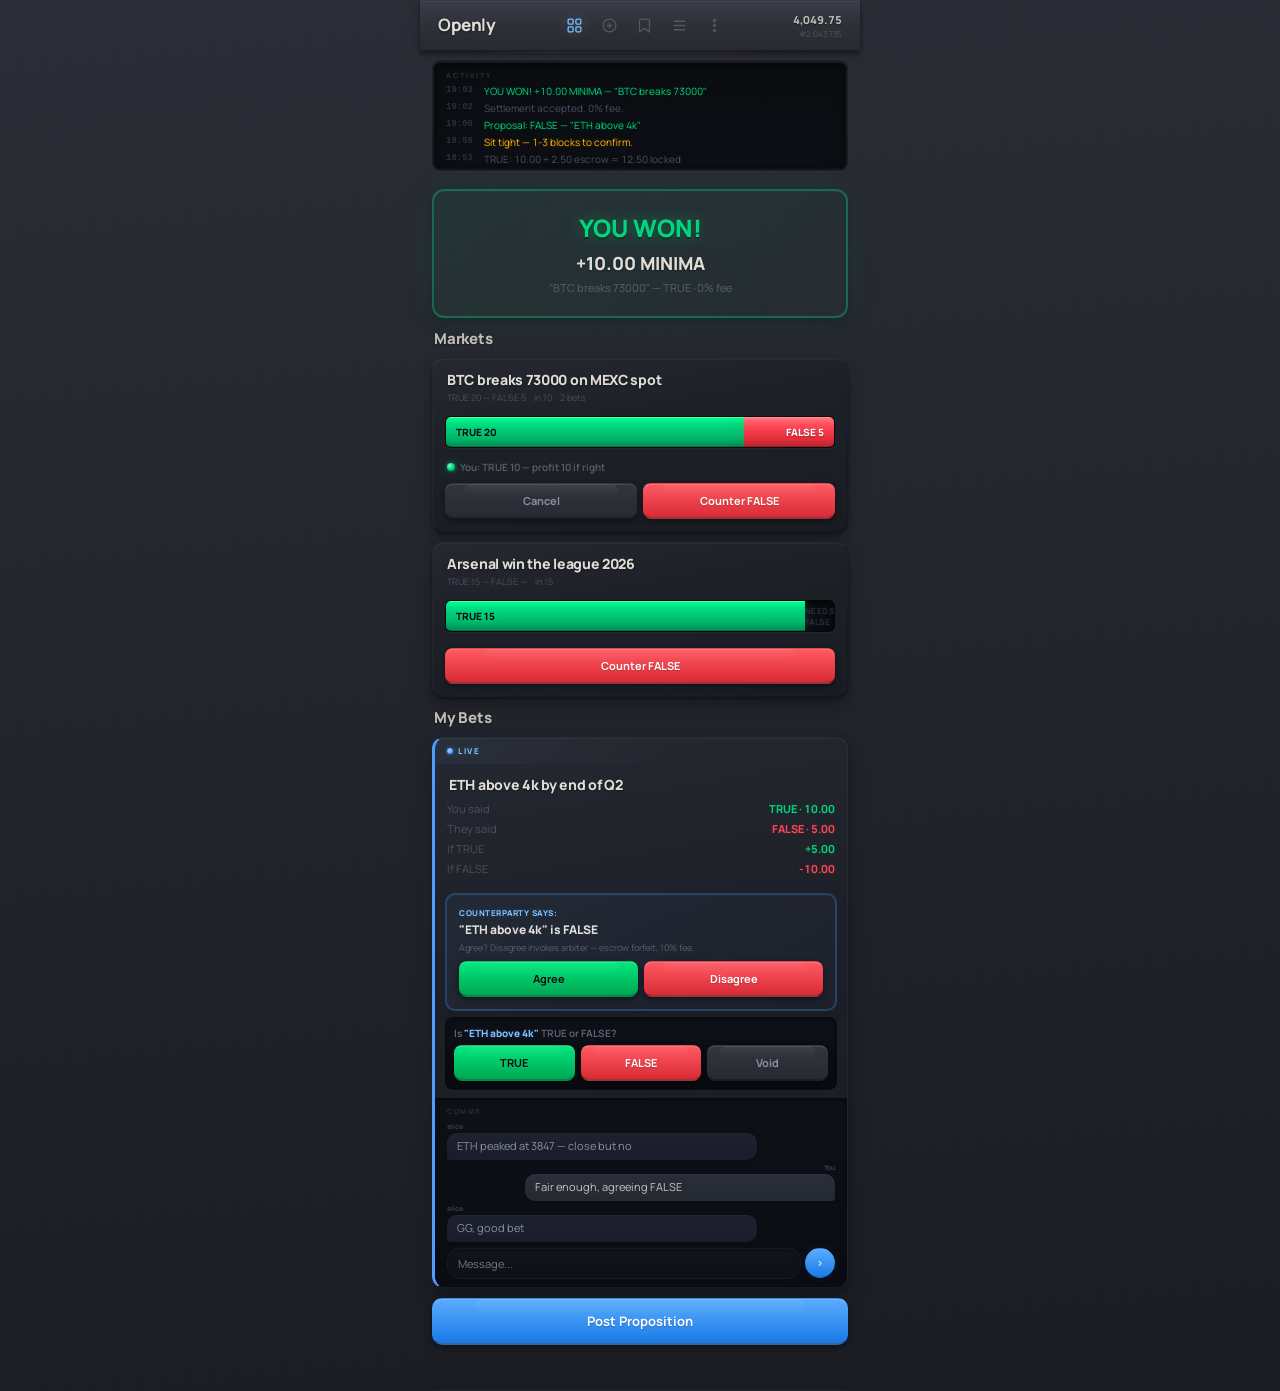
<file: mockup-photreal.html>
<!DOCTYPE html>
<html lang="en">
<head>
<meta charset="UTF-8">
<meta name="viewport" content="width=device-width, initial-scale=1.0">
<title>Openly — Photorealistic Mixer</title>
<link href="https://fonts.googleapis.com/css2?family=Manrope:wght@400;500;600;700;800&display=swap" rel="stylesheet">
<style>
*{box-sizing:border-box;margin:0;padding:0;}
body{
    font-family:'Manrope',sans-serif;font-size:13px;line-height:1.45;
    /* Brushed aluminum chassis */
    background:linear-gradient(175deg,#2A2D35 0%,#1E2028 30%,#1A1C22 60%,#16181E 100%);
    color:#D0CEC8;
    max-width:440px;margin:0 auto;min-height:100vh;
    -webkit-font-smoothing:antialiased;
    /* Subtle vertical brushed metal texture */
    background-image:
        repeating-linear-gradient(90deg,rgba(255,255,255,0.01) 0px,transparent 1px,transparent 3px),
        linear-gradient(175deg,#2A2D35 0%,#1A1C22 100%);
}

/* ============================================================
   PHYSICAL DEVICE FRAME
   The whole app sits inside a "device" with beveled edges,
   screws, and a milled aluminum feel.
   ============================================================ */

/* Top panel — brushed steel header bar with milled channel */
.topbar{
    display:flex;justify-content:space-between;align-items:center;
    padding:10px 18px;
    /* Milled aluminum panel */
    background:linear-gradient(180deg,#3A3D48 0%,#2E3038 50%,#282A32 100%);
    /* Physical bevel: bright top edge, dark bottom edge */
    border-top:1px solid rgba(255,255,255,0.08);
    border-bottom:1px solid rgba(0,0,0,0.5);
    box-shadow:
        inset 0 1px 0 rgba(255,255,255,0.05),
        0 2px 4px rgba(0,0,0,0.4),
        0 4px 8px rgba(0,0,0,0.2);
    position:sticky;top:0;z-index:100;
}
.brand{font-weight:800;font-size:17px;letter-spacing:-0.5px;color:#E0DDD6;text-shadow:0 1px 2px rgba(0,0,0,0.5);}
.nav{display:flex;gap:2px;}
.nav button{
    background:none;border:none;padding:6px 8px;border-radius:6px;cursor:pointer;
    color:#555860;transition:all 0.2s;
}
.nav button.on{
    color:#7BBFFF;
    /* Backlit LED effect */
    text-shadow:0 0 6px rgba(123,191,255,0.4);
    background:radial-gradient(ellipse at center,rgba(123,191,255,0.08),transparent 70%);
}
.nav button svg{width:17px;height:17px;stroke-width:1.8;fill:none;stroke:currentColor;display:block;}
.bal{font-size:11px;font-weight:800;color:#C0BDB6;text-shadow:0 1px 1px rgba(0,0,0,0.5);font-variant-numeric:tabular-nums;}
.blk{font-size:8px;color:#555860;}

/* LED strip under topbar — subtle accent lighting */
.led-strip{height:2px;background:linear-gradient(90deg,transparent 10%,rgba(123,191,255,0.15) 30%,rgba(0,214,126,0.1) 50%,rgba(255,71,87,0.1) 70%,transparent 90%);}

/* Activity — recessed LCD panel */
.log{
    margin:8px 12px;border-radius:8px;padding:8px 12px;
    /* LCD screen effect: dark with slight backlight glow */
    background:linear-gradient(180deg,#0A0C10 0%,#0C0E14 100%);
    border:2px solid #1A1C22;
    /* Inset bezel around the screen */
    box-shadow:
        inset 0 2px 6px rgba(0,0,0,0.6),
        inset 0 -1px 0 rgba(255,255,255,0.02),
        /* Outer bevel */
        0 1px 0 rgba(255,255,255,0.04),
        0 -1px 0 rgba(0,0,0,0.3);
    max-height:110px;overflow-y:auto;
}
.log-title{font-size:7px;font-weight:700;color:#2A3040;text-transform:uppercase;letter-spacing:2px;margin-bottom:2px;}
.log-row{display:flex;gap:6px;padding:2px 0;font-size:10px;line-height:1.3;font-variant-numeric:tabular-nums;}
.log-time{color:#2A3040;font-weight:600;min-width:32px;font-family:monospace;font-size:9px;}
.log-msg{color:#4A5060;}
.log-ok .log-msg{color:#00D67E;text-shadow:0 0 4px rgba(0,214,126,0.2);}
.log-warn .log-msg{color:#FFB800;text-shadow:0 0 4px rgba(255,184,0,0.2);}

/* ============================================================
   MARKET CARD — physical raised panel with beveled edges
   Like a module on a mixing desk
   ============================================================ */
.card{
    margin:6px 12px 10px;border-radius:12px;overflow:hidden;
    /* Multi-layer material: dark base with slight metallic sheen */
    background:linear-gradient(170deg,#252830 0%,#1E2028 40%,#1A1C24 100%);
    /* Physical bevel: 4-sided edge lighting */
    border:1px solid rgba(255,255,255,0.03);
    border-top-color:rgba(255,255,255,0.06);
    border-left-color:rgba(255,255,255,0.04);
    border-bottom-color:rgba(0,0,0,0.3);
    border-right-color:rgba(0,0,0,0.2);
    /* Depth: lifted off the surface */
    box-shadow:
        /* Top highlight reflection */
        inset 0 1px 0 rgba(255,255,255,0.04),
        /* Ambient occlusion underneath */
        0 2px 3px rgba(0,0,0,0.3),
        0 6px 12px rgba(0,0,0,0.2),
        0 12px 24px rgba(0,0,0,0.1);
    transition:transform 0.2s cubic-bezier(0.2,0,0,1),box-shadow 0.2s;
}
.card:hover{
    transform:translateY(-1px);
    box-shadow:inset 0 1px 0 rgba(255,255,255,0.06),0 4px 8px rgba(0,0,0,0.35),0 12px 24px rgba(0,0,0,0.25),0 20px 40px rgba(0,0,0,0.1);
}
.card-head{padding:12px 14px 4px;}
.card-prop{font-size:14px;font-weight:800;letter-spacing:-0.3px;line-height:1.25;color:#E0DDD6;text-shadow:0 1px 2px rgba(0,0,0,0.4);}
.card-meta{font-size:9px;color:#4A5060;margin-top:3px;display:flex;gap:8px;}

/* ============================================================
   ODDS BAR — physical slider channel with illuminated fill
   Like a VU meter on a mixing desk
   ============================================================ */
.obar{
    display:flex;margin:8px 12px;height:32px;border-radius:6px;overflow:hidden;
    /* Recessed channel cut into the panel */
    background:#0A0C10;
    border:1px solid rgba(0,0,0,0.4);
    box-shadow:
        inset 0 3px 6px rgba(0,0,0,0.5),
        inset 0 1px 2px rgba(0,0,0,0.3),
        0 1px 0 rgba(255,255,255,0.03);
}
.obar-t{
    /* Illuminated green segment — like an LED bar */
    background:linear-gradient(180deg,#00FF8C,#00D67E 30%,#00B86B 70%,#008A52);
    color:#0A0C10;font-weight:800;font-size:10px;
    display:flex;align-items:center;padding:0 10px;min-width:44px;
    text-shadow:0 0 4px rgba(0,255,140,0.3);
    /* Inner bevel on the bar itself */
    box-shadow:
        inset 0 1px 0 rgba(255,255,255,0.3),
        inset 0 -1px 0 rgba(0,0,0,0.2),
        /* Glow cast onto surrounding surface */
        0 0 12px rgba(0,214,126,0.2),
        0 0 24px rgba(0,214,126,0.06);
}
.obar-f{
    background:linear-gradient(180deg,#FF7A80,#FF4757 30%,#E6303A 70%,#B82530);
    color:white;font-weight:800;font-size:10px;
    display:flex;align-items:center;justify-content:flex-end;padding:0 10px;min-width:44px;
    text-shadow:0 1px 2px rgba(0,0,0,0.3);
    box-shadow:
        inset 0 1px 0 rgba(255,255,255,0.2),
        inset 0 -1px 0 rgba(0,0,0,0.2),
        0 0 12px rgba(255,71,87,0.15),
        0 0 24px rgba(255,71,87,0.05);
}
.obar-e{
    flex:1;display:flex;align-items:center;justify-content:center;
    font-size:8px;color:#2A3040;font-weight:700;letter-spacing:0.5px;
}

/* Position indicator — LED dot */
.pos{font-size:10px;font-weight:600;padding:4px 14px 0;display:flex;align-items:center;gap:5px;color:#5A6070;}
.dot{width:8px;height:8px;border-radius:50%;}
.dot-t{background:radial-gradient(circle at 35% 35%,#80FFB8,#00D67E 50%,#008A52);box-shadow:0 0 4px rgba(0,214,126,0.6),0 0 12px rgba(0,214,126,0.2);}
.dot-f{background:radial-gradient(circle at 35% 35%,#FFA0A5,#FF4757 50%,#B82530);box-shadow:0 0 4px rgba(255,71,87,0.6),0 0 12px rgba(255,71,87,0.2);}

/* ============================================================
   BUTTONS — physical pushbuttons with 3D bevel
   Press animation pushes them INTO the surface
   ============================================================ */
.btns{display:flex;gap:6px;padding:8px 12px 12px;}
.btn{
    padding:9px 12px;border-radius:8px;font-family:inherit;font-size:11px;font-weight:700;
    border:none;cursor:pointer;flex:1;text-align:center;
    /* 3D button: beveled top, shadowed bottom */
    border-top:1px solid rgba(255,255,255,0.15);
    border-bottom:2px solid rgba(0,0,0,0.4);
    box-shadow:
        inset 0 1px 0 rgba(255,255,255,0.1),
        0 2px 4px rgba(0,0,0,0.3),
        0 4px 8px rgba(0,0,0,0.15);
    transition:all 0.1s;
    /* Slightly convex surface */
    position:relative;
}
.btn::after{
    content:"";position:absolute;top:0;left:10%;right:10%;height:40%;
    background:linear-gradient(180deg,rgba(255,255,255,0.06),transparent);
    border-radius:8px 8px 50% 50%;
    pointer-events:none;
}
.btn:active{
    transform:translateY(2px);
    border-bottom-width:0;
    border-top:1px solid rgba(0,0,0,0.2);
    box-shadow:inset 0 2px 4px rgba(0,0,0,0.3);
}
.btn-t{background:linear-gradient(180deg,#00E87E,#00A651);color:#0A0C10;text-shadow:0 1px 0 rgba(255,255,255,0.1);}
.btn-t:hover{box-shadow:inset 0 1px 0 rgba(255,255,255,0.15),0 0 16px rgba(0,214,126,0.25),0 4px 8px rgba(0,0,0,0.3);}
.btn-f{background:linear-gradient(180deg,#FF5A63,#D92B35);color:white;text-shadow:0 1px 1px rgba(0,0,0,0.2);}
.btn-f:hover{box-shadow:inset 0 1px 0 rgba(255,255,255,0.1),0 0 16px rgba(255,71,87,0.25),0 4px 8px rgba(0,0,0,0.3);}
.btn-g{background:linear-gradient(180deg,#32353E,#282A32);color:#8890A0;border-top-color:rgba(255,255,255,0.06);}
.btn-a{background:linear-gradient(180deg,#5AADFF,#1A7AE6);color:white;text-shadow:0 1px 1px rgba(0,0,0,0.2);}
.btn-a:hover{box-shadow:inset 0 1px 0 rgba(255,255,255,0.15),0 0 16px rgba(77,158,255,0.25),0 4px 8px rgba(0,0,0,0.3);}

/* ============================================================
   LIVE BET — module with accent strip light
   ============================================================ */
.live{
    margin:6px 12px 10px;border-radius:12px;overflow:hidden;
    background:linear-gradient(170deg,#252830,#1E2028 40%,#1A1C24);
    border:1px solid rgba(255,255,255,0.03);
    border-top-color:rgba(255,255,255,0.06);
    border-bottom-color:rgba(0,0,0,0.3);
    /* Accent LED strip on left edge */
    border-left:3px solid #4D9EFF;
    box-shadow:
        inset 0 1px 0 rgba(255,255,255,0.04),
        0 4px 12px rgba(0,0,0,0.3),
        0 12px 24px rgba(0,0,0,0.1),
        /* LED glow from left strip */
        -3px 0 12px rgba(77,158,255,0.06);
}
.live-tag{
    padding:7px 12px;font-size:8px;font-weight:800;text-transform:uppercase;letter-spacing:1.5px;
    color:#7BBFFF;
    background:linear-gradient(90deg,rgba(123,191,255,0.05),transparent 60%);
    display:flex;align-items:center;gap:5px;
    text-shadow:0 0 8px rgba(123,191,255,0.3);
}
.pulse{
    width:6px;height:6px;border-radius:50%;
    background:radial-gradient(circle at 40% 40%,#AAD4FF,#4D9EFF 60%);
    box-shadow:0 0 4px rgba(77,158,255,0.6);
    animation:p 2s ease infinite;
}
@keyframes p{0%,100%{box-shadow:0 0 4px rgba(77,158,255,0.6),0 0 0 0 rgba(77,158,255,0.3);}50%{box-shadow:0 0 4px rgba(77,158,255,0.6),0 0 0 8px rgba(77,158,255,0);}}

.rows{padding:2px 12px 8px;}
.row{display:flex;justify-content:space-between;font-size:11px;padding:2px 0;}
.row dt{color:#4A5060;}
.row dd{font-weight:700;font-variant-numeric:tabular-nums;}
.t{color:#00D67E;text-shadow:0 0 4px rgba(0,214,126,0.15);}
.f{color:#FF4757;text-shadow:0 0 4px rgba(255,71,87,0.15);}

/* Proposal — backlit alert panel */
.proposal{
    margin:6px 10px;padding:12px;border-radius:10px;
    background:linear-gradient(135deg,rgba(77,158,255,0.06),rgba(77,158,255,0.02));
    border:2px solid rgba(77,158,255,0.25);
    box-shadow:
        inset 0 1px 0 rgba(255,255,255,0.02),
        0 0 16px rgba(77,158,255,0.06),
        0 4px 12px rgba(0,0,0,0.2);
}
.pr-from{font-size:8px;font-weight:800;color:#7BBFFF;text-transform:uppercase;letter-spacing:0.5px;text-shadow:0 0 6px rgba(123,191,255,0.2);}
.pr-text{font-size:12px;font-weight:800;margin:3px 0;color:#E0DDD6;}
.pr-detail{font-size:9px;color:#5A6070;margin-bottom:8px;line-height:1.3;}

/* Chat — dark recessed comms panel */
.chat{
    border-top:1px solid rgba(0,0,0,0.3);padding:8px 12px;
    background:linear-gradient(180deg,#0E1018,#0A0C12);
    box-shadow:inset 0 2px 4px rgba(0,0,0,0.4);
}
.chat-title{font-size:7px;font-weight:700;color:#2A3040;text-transform:uppercase;letter-spacing:1.5px;margin-bottom:5px;}
.bub{max-width:80%;padding:6px 10px;border-radius:10px;font-size:11px;margin-bottom:3px;line-height:1.35;}
.bub-t{
    background:linear-gradient(180deg,#1E2130,#1A1C28);
    color:#8890A0;border-bottom-left-radius:3px;
    box-shadow:inset 0 1px 0 rgba(255,255,255,0.02),0 1px 2px rgba(0,0,0,0.2);
}
.bub-m{
    background:linear-gradient(180deg,#2A2E3A,#242830);
    color:#C8C5BE;margin-left:auto;border-bottom-right-radius:3px;
    box-shadow:inset 0 1px 0 rgba(255,255,255,0.03),0 1px 2px rgba(0,0,0,0.2);
}
.bub-n{font-size:7px;font-weight:700;color:#3A3E4A;margin-bottom:1px;}
.chat-input{display:flex;gap:4px;margin-top:6px;}
.chat-field{
    flex:1;padding:7px 10px;
    border:1px solid rgba(255,255,255,0.04);border-radius:14px;
    font-family:inherit;font-size:11px;outline:none;
    background:linear-gradient(180deg,#12141C,#0E1018);color:#C8C5BE;
    box-shadow:inset 0 1px 3px rgba(0,0,0,0.3);
}
.chat-field:focus{border-color:rgba(123,191,255,0.2);box-shadow:inset 0 1px 3px rgba(0,0,0,0.3),0 0 6px rgba(123,191,255,0.06);}
.chat-send{
    width:30px;height:30px;border-radius:50%;
    background:linear-gradient(180deg,#5AADFF,#1A7AE6);color:white;
    border:none;border-top:1px solid rgba(255,255,255,0.15);border-bottom:1px solid rgba(0,0,0,0.3);
    font-size:12px;cursor:pointer;
    box-shadow:0 0 8px rgba(77,158,255,0.12),0 2px 4px rgba(0,0,0,0.3);
    display:flex;align-items:center;justify-content:center;
}

/* Settle — recessed sub-panel */
.settle{
    margin:4px 10px 8px;padding:8px;border-radius:8px;
    background:linear-gradient(180deg,#0E1018,#0A0C12);
    box-shadow:inset 0 2px 4px rgba(0,0,0,0.4),0 1px 0 rgba(255,255,255,0.02);
    border:1px solid rgba(0,0,0,0.2);
}
.stq{font-size:10px;font-weight:700;margin-bottom:4px;color:#5A6070;}
.stq em{font-style:normal;color:#7BBFFF;font-weight:800;text-shadow:0 0 4px rgba(123,191,255,0.15);}

/* Win — celebration with neon glow */
.win{
    margin:6px 12px 10px;padding:20px;text-align:center;border-radius:12px;
    background:linear-gradient(135deg,rgba(0,214,126,0.06),rgba(0,214,126,0.02));
    border:2px solid rgba(0,214,126,0.35);
    box-shadow:
        inset 0 1px 0 rgba(255,255,255,0.02),
        0 0 30px rgba(0,214,126,0.08),
        0 0 60px rgba(0,214,126,0.03),
        0 4px 12px rgba(0,0,0,0.25);
}
.win-t{font-size:24px;font-weight:800;color:#00D67E;text-shadow:0 0 16px rgba(0,214,126,0.4),0 2px 0 rgba(0,0,0,0.3);}
.win-amt{font-size:18px;font-weight:800;color:#E0DDD6;margin:4px 0;text-shadow:0 1px 2px rgba(0,0,0,0.4);}
.win-d{font-size:11px;color:#5A6070;}

h2{font-size:15px;font-weight:800;letter-spacing:-0.2px;margin:4px 14px 8px;color:#C0BDB6;text-shadow:0 1px 2px rgba(0,0,0,0.4);}

/* Bottom edge — chassis rim with screw detail */
.chassis-bottom{
    height:6px;margin:0 12px;border-radius:0 0 4px 4px;
    background:linear-gradient(180deg,#16181E,#1A1C22 50%,#22242C);
    border-top:1px solid rgba(0,0,0,0.3);
    box-shadow:inset 0 1px 0 rgba(255,255,255,0.02);
}
</style>
</head>
<body>

<div class="topbar">
    <div class="brand"><b>O</b>pen<b>l</b>y</div>
    <div class="nav">
        <button class="on"><svg viewBox="0 0 24 24"><rect x="3" y="3" width="7" height="7" rx="1.5"/><rect x="14" y="3" width="7" height="7" rx="1.5"/><rect x="3" y="14" width="7" height="7" rx="1.5"/><rect x="14" y="14" width="7" height="7" rx="1.5"/></svg></button>
        <button><svg viewBox="0 0 24 24"><circle cx="12" cy="12" r="9"/><path d="M12 8v8M8 12h8"/></svg></button>
        <button><svg viewBox="0 0 24 24"><path d="M19 21l-7-5-7 5V5a2 2 0 012-2h10a2 2 0 012 2z"/></svg></button>
        <button><svg viewBox="0 0 24 24"><path d="M4 6h16M4 12h16M4 18h16"/></svg></button>
        <button><svg viewBox="0 0 24 24"><circle cx="12" cy="5" r="1.5"/><circle cx="12" cy="12" r="1.5"/><circle cx="12" cy="19" r="1.5"/></svg></button>
    </div>
    <div style="text-align:right"><div class="bal">4,049.75</div><div class="blk">#2,043,735</div></div>
</div>
<div class="led-strip"></div>

<div class="log">
    <div class="log-title">Activity</div>
    <div class="log-row log-ok"><span class="log-time">19:03</span><span class="log-msg">YOU WON! +10.00 MINIMA — "BTC breaks 73000"</span></div>
    <div class="log-row"><span class="log-time">19:02</span><span class="log-msg">Settlement accepted. 0% fee.</span></div>
    <div class="log-row log-ok"><span class="log-time">19:00</span><span class="log-msg">Proposal: FALSE — "ETH above 4k"</span></div>
    <div class="log-row log-warn"><span class="log-time">18:56</span><span class="log-msg">Sit tight — 1-3 blocks to confirm.</span></div>
    <div class="log-row"><span class="log-time">18:53</span><span class="log-msg">TRUE: 10.00 + 2.50 escrow = 12.50 locked</span></div>
</div>

<div style="padding:4px 0 40px">

<div class="win">
    <div class="win-t">YOU WON!</div>
    <div class="win-amt">+10.00 MINIMA</div>
    <div class="win-d">"BTC breaks 73000" — TRUE · 0% fee</div>
</div>

<h2>Markets</h2>

<div class="card">
    <div class="card-head"><div class="card-prop">BTC breaks 73000 on MEXC spot</div><div class="card-meta"><span>TRUE 20 — FALSE 5</span><span>in 10</span><span>2 bets</span></div></div>
    <div class="obar"><div class="obar-t" style="flex:20">TRUE 20</div><div class="obar-f" style="flex:5">FALSE 5</div></div>
    <div class="pos"><div class="dot dot-t"></div>You: TRUE 10 — profit 10 if right</div>
    <div class="btns"><button class="btn btn-g">Cancel</button><button class="btn btn-f">Counter FALSE</button></div>
</div>

<div class="card">
    <div class="card-head"><div class="card-prop">Arsenal win the league 2026</div><div class="card-meta"><span>TRUE 15 — FALSE —</span><span>in 15</span></div></div>
    <div class="obar"><div class="obar-t" style="flex:15">TRUE 15</div><div class="obar-e">NEEDS FALSE</div></div>
    <div class="btns"><button class="btn btn-f">Counter FALSE</button></div>
</div>

<h2>My Bets</h2>

<div class="live">
    <div class="live-tag"><div class="pulse"></div> Live</div>
    <div class="card-head"><div class="card-prop">ETH above 4k by end of Q2</div></div>
    <div class="rows">
        <div class="row"><dt>You said</dt><dd class="t">TRUE · 10.00</dd></div>
        <div class="row"><dt>They said</dt><dd class="f">FALSE · 5.00</dd></div>
        <div class="row"><dt>If TRUE</dt><dd class="t">+5.00</dd></div>
        <div class="row"><dt>If FALSE</dt><dd class="f">-10.00</dd></div>
    </div>

    <div class="proposal">
        <div class="pr-from">Counterparty says:</div>
        <div class="pr-text">"ETH above 4k" is FALSE</div>
        <div class="pr-detail">Agree? Disagree invokes arbiter — escrow forfeit, 10% fee.</div>
        <div class="btns" style="padding:0"><button class="btn btn-t">Agree</button><button class="btn btn-f">Disagree</button></div>
    </div>

    <div class="settle">
        <div class="stq">Is <em>"ETH above 4k"</em> TRUE or FALSE?</div>
        <div class="btns" style="padding:0"><button class="btn btn-t">TRUE</button><button class="btn btn-f">FALSE</button><button class="btn btn-g">Void</button></div>
    </div>

    <div class="chat">
        <div class="chat-title">Comms</div>
        <div class="bub-n">alice</div>
        <div class="bub bub-t">ETH peaked at 3847 — close but no</div>
        <div class="bub-n" style="text-align:right">You</div>
        <div class="bub bub-m">Fair enough, agreeing FALSE</div>
        <div class="bub-n">alice</div>
        <div class="bub bub-t">GG, good bet</div>
        <div class="chat-input"><input class="chat-field" placeholder="Message..."><button class="chat-send">›</button></div>
    </div>
</div>

<div style="margin:0 12px"><button class="btn btn-a" style="width:100%;padding:13px;font-size:13px;border-radius:10px">Post Proposition</button></div>

</div>

<div class="chassis-bottom"></div>

</body>
</html>
</file>
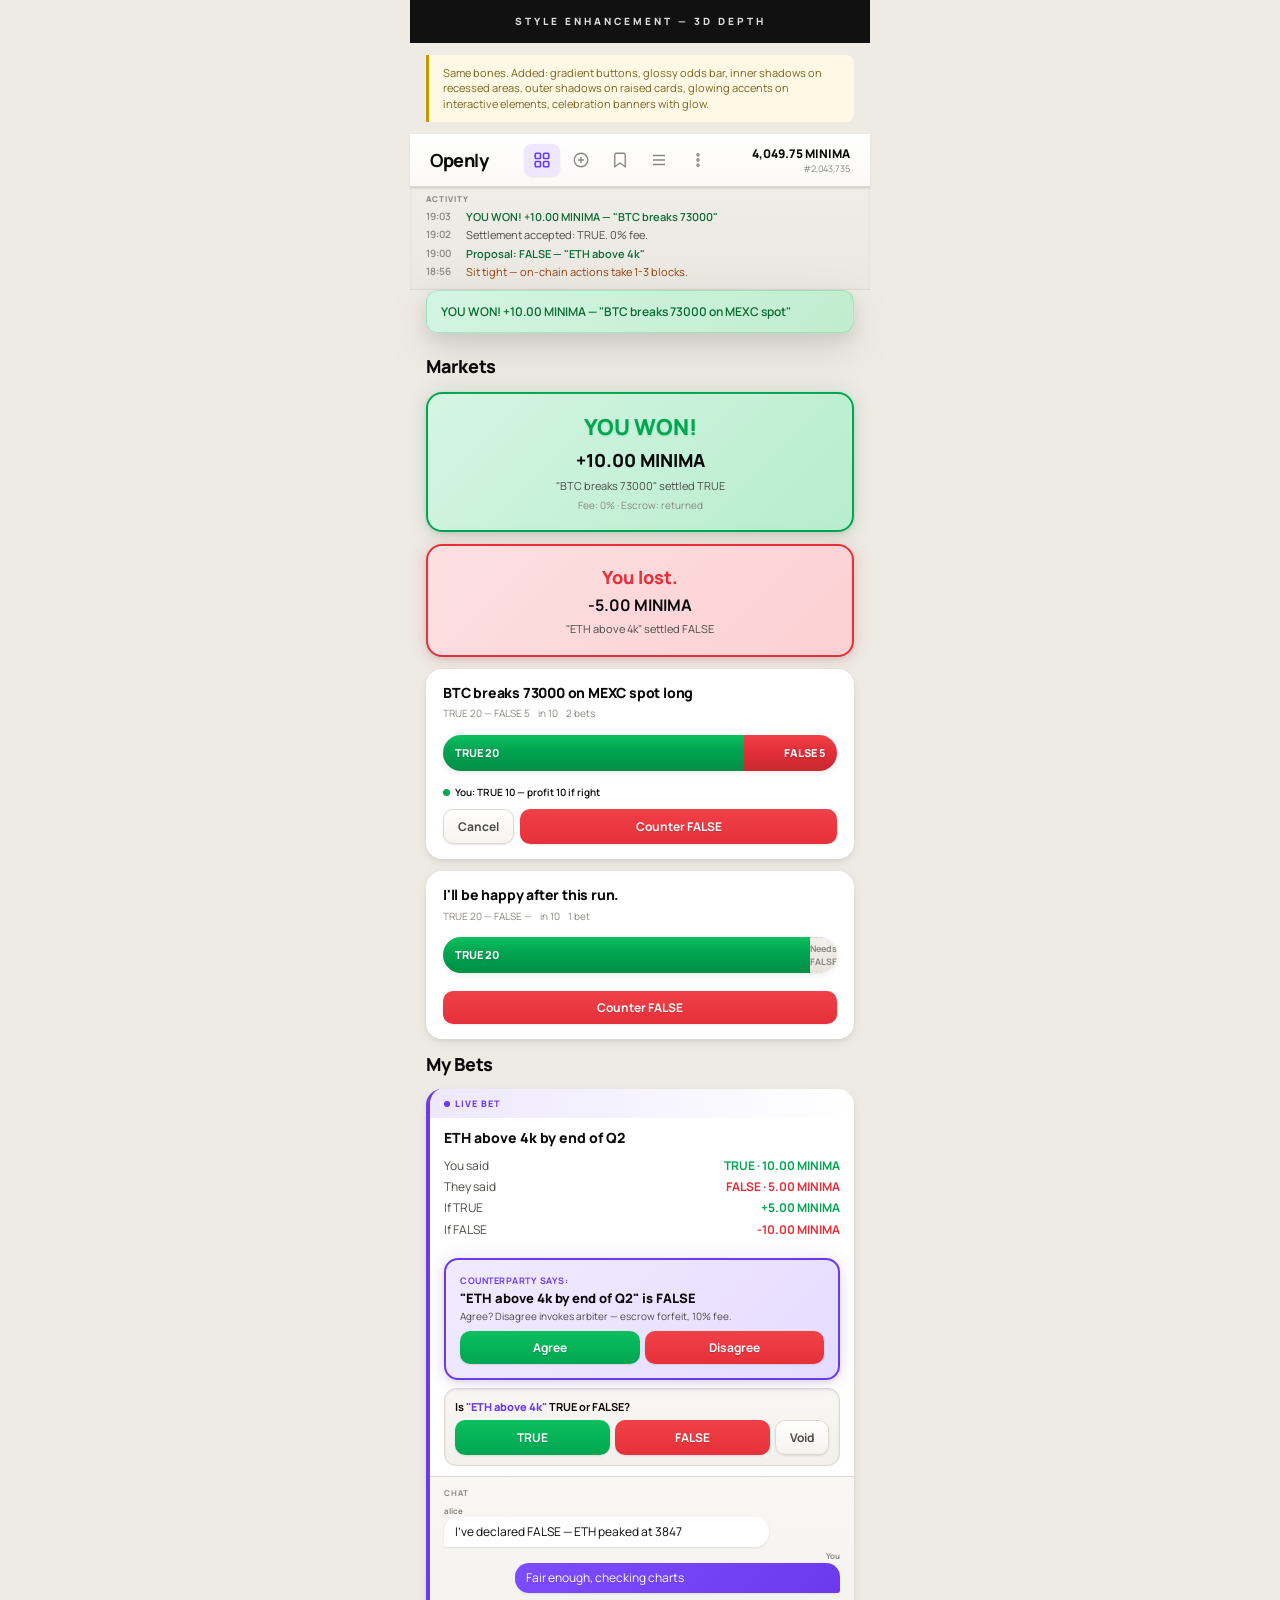
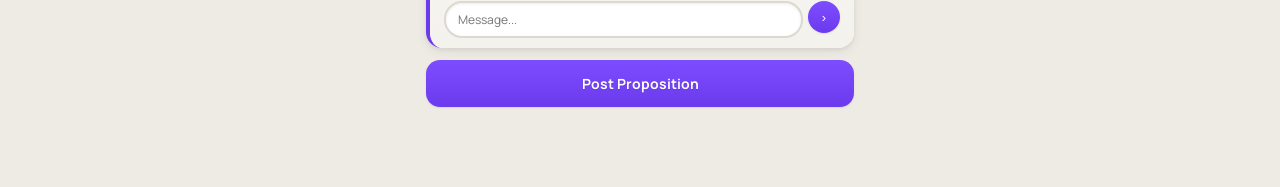
<file: mockup-style.html>
<!DOCTYPE html>
<html lang="en">
<head>
<meta charset="UTF-8">
<meta name="viewport" content="width=device-width, initial-scale=1.0">
<title>Openly — Style Enhancement Mockup</title>
<link href="https://fonts.googleapis.com/css2?family=Manrope:wght@400;500;600;700;800&display=swap" rel="stylesheet">
<style>
:root{
    --bg:#EEEAE4;
    --card:#FFFFFF;
    --card-raised:#FFFFFF;
    --border:#DDD8D0;
    --text:#0A0A0A;
    --dim:#4A4A46;
    --muted:#8A8680;
    --true:#00A651;
    --true-soft:#D4F5E2;
    --false:#E6303A;
    --false-soft:#FDE0E2;
    --purple:#6C3AED;
    --purple-soft:#EDE8FF;
    --gold:#C49A00;
    --gold-soft:#FFF6D6;

    /* 3D depth system */
    --shadow-sm: 0 1px 2px rgba(0,0,0,0.06), 0 1px 3px rgba(0,0,0,0.04);
    --shadow-md: 0 2px 4px rgba(0,0,0,0.06), 0 4px 12px rgba(0,0,0,0.06);
    --shadow-lg: 0 4px 8px rgba(0,0,0,0.06), 0 8px 24px rgba(0,0,0,0.08);
    --shadow-xl: 0 8px 16px rgba(0,0,0,0.08), 0 16px 48px rgba(0,0,0,0.1);
    --shadow-inner: inset 0 1px 3px rgba(0,0,0,0.08);
    --shadow-glow-true: 0 0 20px rgba(0,166,81,0.15);
    --shadow-glow-false: 0 0 20px rgba(230,48,58,0.15);
    --shadow-glow-purple: 0 0 20px rgba(108,58,237,0.12);
}
*{box-sizing:border-box;margin:0;padding:0;}
body{font-family:'Manrope',sans-serif;background:var(--bg);color:var(--text);font-size:13px;line-height:1.45;max-width:460px;margin:0 auto;min-height:100vh;-webkit-font-smoothing:antialiased;}

/* Note */
.note{background:#FFF8E5;border-left:3px solid var(--gold);padding:10px 14px;font-size:11px;color:#7A6520;margin:12px 16px;border-radius:0 8px 8px 0;}
.divider{background:#111;color:#ddd;text-align:center;padding:14px;font-size:10px;font-weight:800;text-transform:uppercase;letter-spacing:3px;margin-top:40px;}
.divider:first-child{margin-top:0;}

/* ================================================================
   TOPBAR — subtle gradient, depth
   ================================================================ */
.topbar{
    display:flex;justify-content:space-between;align-items:center;
    padding:10px 20px;
    background:linear-gradient(180deg,#FFFFFF 0%,#FAF9F6 100%);
    border-bottom:1px solid var(--border);
    box-shadow:var(--shadow-sm);
    position:sticky;top:0;z-index:100;
}
.topbar__brand{font-weight:800;font-size:18px;letter-spacing:-0.5px;}
.topbar__nav{display:flex;gap:3px;align-items:center;}
.tn{
    background:none;border:none;padding:7px 9px;border-radius:8px;cursor:pointer;
    color:var(--muted);transition:all 0.2s;position:relative;
}
.tn:hover{background:rgba(0,0,0,0.04);color:var(--dim);}
.tn.on{color:var(--purple);background:var(--purple-soft);box-shadow:var(--shadow-sm);}
.tn svg{width:18px;height:18px;stroke-width:1.8;fill:none;stroke:currentColor;display:block;}
.tn.on svg{stroke-width:2.2;}
.topbar__bal{font-size:12px;font-weight:800;}
.topbar__sub{font-size:9px;color:var(--muted);}

/* ================================================================
   ACTIVITY LOG — recessed panel
   ================================================================ */
.logpanel{
    background:linear-gradient(180deg,#F0EDE7 0%,#EBE8E2 100%);
    border-bottom:1px solid var(--border);
    box-shadow:var(--shadow-inner);
    padding:6px 16px 8px;
    max-height:108px;overflow-y:auto;
}
.logpanel__title{font-size:8px;font-weight:800;color:var(--muted);text-transform:uppercase;letter-spacing:1px;margin-bottom:3px;}
.lr{display:flex;gap:6px;padding:2px 0;font-size:11px;line-height:1.3;}
.lr__t{color:var(--muted);font-weight:600;min-width:34px;font-size:10px;}
.lr__m{flex:1;color:var(--dim);}
.lr--ok .lr__m{color:#0A6B35;font-weight:600;}
.lr--w .lr__m{color:#92400E;}

/* ================================================================
   MARKET CARD — lifted, tactile
   ================================================================ */
.mc{
    background:var(--card-raised);
    border-radius:16px;
    box-shadow:var(--shadow-md);
    margin:0 16px 12px;
    overflow:hidden;
    transition:transform 0.15s,box-shadow 0.15s;
    border:1px solid rgba(255,255,255,0.8);
}
.mc:hover{transform:translateY(-1px);box-shadow:var(--shadow-lg);}
.mc:active{transform:translateY(0);box-shadow:var(--shadow-sm);}

.mc__head{padding:14px 16px 6px;}
.mc__prop{font-size:14px;font-weight:800;line-height:1.3;letter-spacing:-0.2px;}
.mc__meta{font-size:10px;color:var(--muted);margin-top:4px;display:flex;gap:8px;}

/* Odds bar — glossy 3D pill */
.ob{
    display:flex;margin:8px 16px;height:36px;border-radius:18px;overflow:hidden;
    box-shadow:var(--shadow-inner),0 2px 6px rgba(0,0,0,0.08);
}
.ob__t{
    background:linear-gradient(180deg,#0DBF5E 0%,#00A651 40%,#008F46 100%);
    color:white;font-weight:800;font-size:11px;
    display:flex;align-items:center;padding:0 12px;min-width:44px;
    text-shadow:0 1px 2px rgba(0,0,0,0.2);
    white-space:nowrap;
}
.ob__f{
    background:linear-gradient(180deg,#F04048 0%,#E6303A 40%,#C82830 100%);
    color:white;font-weight:800;font-size:11px;
    display:flex;align-items:center;justify-content:flex-end;padding:0 12px;min-width:44px;
    text-shadow:0 1px 2px rgba(0,0,0,0.2);
    white-space:nowrap;
}
.ob__e{
    flex:1;
    background:linear-gradient(180deg,#F2F0EA 0%,#E8E5DF 100%);
    display:flex;align-items:center;justify-content:center;
    font-size:9px;color:var(--muted);font-weight:700;
    border-top:1px dashed var(--border);border-bottom:1px dashed var(--border);
}

/* Position dot — glowing */
.mc__pos{font-size:10px;font-weight:600;display:flex;align-items:center;gap:5px;padding:6px 16px 0;}
.mc__dot{width:7px;height:7px;border-radius:50%;}
.mc__dot--t{background:var(--true);box-shadow:var(--shadow-glow-true);}
.mc__dot--f{background:var(--false);box-shadow:var(--shadow-glow-false);}

/* Action buttons — raised, tactile */
.mc__btns{display:flex;gap:6px;padding:10px 16px 14px;}
.b{
    padding:8px 14px;border-radius:10px;font-family:inherit;font-size:12px;font-weight:700;
    border:none;cursor:pointer;transition:all 0.15s;
    box-shadow:var(--shadow-sm);
    position:relative;
}
.b:active{transform:translateY(1px);box-shadow:none;}
.b--t{
    background:linear-gradient(180deg,#0DBF5E 0%,#00A651 100%);color:white;
    text-shadow:0 1px 1px rgba(0,0,0,0.15);
}
.b--t:hover{box-shadow:var(--shadow-glow-true);}
.b--f{
    background:linear-gradient(180deg,#F04048 0%,#E6303A 100%);color:white;
    text-shadow:0 1px 1px rgba(0,0,0,0.15);
}
.b--f:hover{box-shadow:var(--shadow-glow-false);}
.b--g{
    background:linear-gradient(180deg,#FFFFFF 0%,#F5F3EE 100%);
    color:var(--dim);border:1px solid var(--border);
}
.b--p{
    background:linear-gradient(180deg,#7C4DFF 0%,#6C3AED 100%);color:white;
    text-shadow:0 1px 1px rgba(0,0,0,0.15);
}
.b--p:hover{box-shadow:var(--shadow-glow-purple);}
.b--x{flex:1;}

/* ================================================================
   LIVE BET — elevated with side accent
   ================================================================ */
.lc{
    background:var(--card-raised);
    border-radius:16px;
    box-shadow:var(--shadow-md);
    margin:0 16px 12px;
    overflow:hidden;
    border-left:4px solid var(--purple);
}
.lc__tag{
    padding:8px 14px;font-size:9px;font-weight:800;text-transform:uppercase;
    letter-spacing:1px;color:var(--purple);
    background:linear-gradient(90deg,var(--purple-soft),transparent);
    display:flex;align-items:center;gap:5px;
}
.lc__pulse{width:6px;height:6px;border-radius:50%;background:var(--purple);animation:p 2s ease infinite;}
@keyframes p{0%,100%{box-shadow:0 0 0 0 rgba(108,58,237,0.35);}50%{box-shadow:0 0 0 6px rgba(108,58,237,0);}}
.lc__prop{padding:10px 14px 4px;font-size:14px;font-weight:800;}
.lc__rows{padding:2px 14px 10px;}
.lc__r{display:flex;justify-content:space-between;font-size:12px;padding:2px 0;}
.lc__r dt{color:var(--dim);}
.lc__r dd{font-weight:700;}

/* Settle — inset card */
.st{
    background:linear-gradient(180deg,#F8F7F4 0%,#F2F0EC 100%);
    border-radius:12px;padding:10px;margin:6px 14px 10px;
    box-shadow:var(--shadow-inner);border:1px solid var(--border);
}
.st__q{font-size:11px;font-weight:700;margin-bottom:5px;}
.st__q em{font-style:normal;color:var(--purple);font-weight:800;}
.st__b{display:flex;gap:5px;}

/* Proposal — floating, glowing */
.pr{
    margin:8px 14px;padding:14px;
    background:linear-gradient(135deg,#F0EBFF 0%,#E4DCFF 100%);
    border-radius:14px;border:2px solid var(--purple);
    box-shadow:var(--shadow-glow-purple),var(--shadow-md);
    position:relative;
}
.pr__from{font-size:9px;font-weight:700;color:var(--purple);text-transform:uppercase;letter-spacing:0.5px;}
.pr__text{font-size:13px;font-weight:800;margin:3px 0;line-height:1.3;}
.pr__d{font-size:10px;color:var(--dim);margin-bottom:8px;line-height:1.3;}
.pr__b{display:flex;gap:5px;}

/* Chat — subtle recessed area */
.chat{
    border-top:1px solid var(--border);padding:10px 14px;
    background:linear-gradient(180deg,#F8F7F4 0%,#F4F2ED 100%);
}
.chat__title{font-size:8px;font-weight:700;color:var(--muted);text-transform:uppercase;letter-spacing:0.8px;margin-bottom:6px;}
.bub{max-width:82%;padding:7px 11px;border-radius:14px;font-size:12px;margin-bottom:3px;line-height:1.35;box-shadow:var(--shadow-sm);}
.bub--t{background:white;border-bottom-left-radius:3px;}
.bub--m{background:linear-gradient(135deg,#7C4DFF,#6C3AED);color:white;margin-left:auto;border-bottom-right-radius:3px;text-shadow:0 1px 1px rgba(0,0,0,0.1);}
.bub__n{font-size:8px;font-weight:700;color:var(--muted);margin-bottom:1px;}
.chat__in{display:flex;gap:5px;margin-top:8px;}
.chat__f{flex:1;padding:8px 12px;border:2px solid var(--border);border-radius:18px;font-family:inherit;font-size:12px;outline:none;background:white;box-shadow:var(--shadow-inner);}
.chat__f:focus{border-color:var(--purple);box-shadow:var(--shadow-glow-purple);}
.chat__s{width:32px;height:32px;border-radius:50%;background:linear-gradient(180deg,#7C4DFF,#6C3AED);color:white;border:none;font-size:13px;cursor:pointer;box-shadow:var(--shadow-sm);display:flex;align-items:center;justify-content:center;}
.chat__s:active{box-shadow:none;transform:translateY(1px);}

/* ================================================================
   WIN BANNER — celebratory
   ================================================================ */
.win{
    margin:0 16px 12px;padding:18px;text-align:center;
    background:linear-gradient(135deg,#D4F5E2 0%,#B8EDCE 100%);
    border:2px solid var(--true);border-radius:16px;
    box-shadow:var(--shadow-glow-true),var(--shadow-md);
}
.win__t{font-size:22px;font-weight:800;color:var(--true);text-shadow:0 1px 2px rgba(0,166,81,0.2);}
.win__amt{font-size:18px;font-weight:800;margin:4px 0;}
.win__d{font-size:11px;color:var(--dim);}
.win__detail{font-size:10px;color:var(--muted);margin-top:4px;}

.lose{
    margin:0 16px 12px;padding:18px;text-align:center;
    background:linear-gradient(135deg,#FDE0E2 0%,#FCD0D3 100%);
    border:2px solid var(--false);border-radius:16px;
    box-shadow:var(--shadow-glow-false),var(--shadow-md);
}
.lose__t{font-size:18px;font-weight:800;color:var(--false);}
.lose__amt{font-size:16px;font-weight:700;margin:4px 0;}
.lose__d{font-size:11px;color:var(--dim);}

/* ================================================================
   TOAST — floating with depth
   ================================================================ */
.toast{
    margin:0 16px 8px;padding:12px 14px;border-radius:12px;
    font-size:12px;font-weight:600;
    box-shadow:var(--shadow-xl);
    animation:toastIn 0.4s cubic-bezier(0.16,1,0.3,1);
}
@keyframes toastIn{from{opacity:0;transform:translateY(-10px);}to{opacity:1;transform:translateY(0);}}
.toast--ok{background:linear-gradient(135deg,#D4F5E2,#C0EDCE);color:#0A6B35;border:1px solid rgba(0,166,81,0.2);}
.toast--err{background:linear-gradient(135deg,#FDE0E2,#FCD0D3);color:#9B1C1C;border:1px solid rgba(230,48,58,0.2);}

/* Page */
.page{padding:12px 0 80px;}
.page h2{font-size:18px;font-weight:800;letter-spacing:-0.3px;margin:0 16px 12px;}
</style>
</head>
<body>

<div class="divider">Style Enhancement — 3D Depth</div>
<div class="note">Same bones. Added: gradient buttons, glossy odds bar, inner shadows on recessed areas, outer shadows on raised cards, glowing accents on interactive elements, celebration banners with glow.</div>

<!-- Topbar -->
<div class="topbar">
    <div class="topbar__brand"><b>O</b>pen<b>l</b>y</div>
    <div class="topbar__nav">
        <button class="tn on"><svg viewBox="0 0 24 24"><rect x="3" y="3" width="7" height="7" rx="1.5"/><rect x="14" y="3" width="7" height="7" rx="1.5"/><rect x="3" y="14" width="7" height="7" rx="1.5"/><rect x="14" y="14" width="7" height="7" rx="1.5"/></svg></button>
        <button class="tn"><svg viewBox="0 0 24 24"><circle cx="12" cy="12" r="9"/><path d="M12 8v8M8 12h8"/></svg></button>
        <button class="tn"><svg viewBox="0 0 24 24"><path d="M19 21l-7-5-7 5V5a2 2 0 012-2h10a2 2 0 012 2z"/></svg></button>
        <button class="tn"><svg viewBox="0 0 24 24"><path d="M4 6h16M4 12h16M4 18h16"/></svg></button>
        <button class="tn"><svg viewBox="0 0 24 24"><circle cx="12" cy="5" r="1.5"/><circle cx="12" cy="12" r="1.5"/><circle cx="12" cy="19" r="1.5"/></svg></button>
    </div>
    <div style="text-align:right">
        <div class="topbar__bal">4,049.75 MINIMA</div>
        <div class="topbar__sub">#2,043,735</div>
    </div>
</div>

<!-- Activity log — recessed -->
<div class="logpanel">
    <div class="logpanel__title">Activity</div>
    <div class="lr lr--ok"><span class="lr__t">19:03</span><span class="lr__m">YOU WON! +10.00 MINIMA — "BTC breaks 73000"</span></div>
    <div class="lr"><span class="lr__t">19:02</span><span class="lr__m">Settlement accepted: TRUE. 0% fee.</span></div>
    <div class="lr lr--ok"><span class="lr__t">19:00</span><span class="lr__m">Proposal: FALSE — "ETH above 4k"</span></div>
    <div class="lr lr--w"><span class="lr__t">18:56</span><span class="lr__m">Sit tight — on-chain actions take 1-3 blocks.</span></div>
</div>

<!-- Toast -->
<div class="toast toast--ok">YOU WON! +10.00 MINIMA — "BTC breaks 73000 on MEXC spot"</div>

<div class="page">
    <h2>Markets</h2>

    <!-- Win banner -->
    <div class="win">
        <div class="win__t">YOU WON!</div>
        <div class="win__amt">+10.00 MINIMA</div>
        <div class="win__d">"BTC breaks 73000" settled TRUE</div>
        <div class="win__detail">Fee: 0% · Escrow: returned</div>
    </div>

    <!-- Loss banner -->
    <div class="lose">
        <div class="lose__t">You lost.</div>
        <div class="lose__amt">-5.00 MINIMA</div>
        <div class="lose__d">"ETH above 4k" settled FALSE</div>
    </div>

    <!-- Market card — raised -->
    <div class="mc">
        <div class="mc__head">
            <div class="mc__prop">BTC breaks 73000 on MEXC spot long</div>
            <div class="mc__meta"><span>TRUE 20 — FALSE 5</span><span>in 10</span><span>2 bets</span></div>
        </div>
        <div class="ob">
            <div class="ob__t" style="flex:20">TRUE 20</div>
            <div class="ob__f" style="flex:5">FALSE 5</div>
        </div>
        <div class="mc__pos"><div class="mc__dot mc__dot--t"></div>You: TRUE 10 — profit 10 if right</div>
        <div class="mc__btns">
            <button class="b b--g">Cancel</button>
            <button class="b b--f b--x">Counter FALSE</button>
        </div>
    </div>

    <!-- Single-sided market -->
    <div class="mc">
        <div class="mc__head">
            <div class="mc__prop">I'll be happy after this run.</div>
            <div class="mc__meta"><span>TRUE 20 — FALSE —</span><span>in 10</span><span>1 bet</span></div>
        </div>
        <div class="ob">
            <div class="ob__t" style="flex:20">TRUE 20</div>
            <div class="ob__e">Needs FALSE</div>
        </div>
        <div class="mc__btns">
            <button class="b b--f b--x">Counter FALSE</button>
        </div>
    </div>

    <h2>My Bets</h2>

    <!-- Live bet -->
    <div class="lc">
        <div class="lc__tag"><div class="lc__pulse"></div> Live bet</div>
        <div class="lc__prop">ETH above 4k by end of Q2</div>
        <div class="lc__rows">
            <div class="lc__r"><dt>You said</dt><dd style="color:var(--true)">TRUE · 10.00 MINIMA</dd></div>
            <div class="lc__r"><dt>They said</dt><dd style="color:var(--false)">FALSE · 5.00 MINIMA</dd></div>
            <div class="lc__r"><dt>If TRUE</dt><dd style="color:var(--true)">+5.00 MINIMA</dd></div>
            <div class="lc__r"><dt>If FALSE</dt><dd style="color:var(--false)">-10.00 MINIMA</dd></div>
        </div>

        <!-- Proposal — floating with glow -->
        <div class="pr">
            <div class="pr__from">Counterparty says:</div>
            <div class="pr__text">"ETH above 4k by end of Q2" is FALSE</div>
            <div class="pr__d">Agree? Disagree invokes arbiter — escrow forfeit, 10% fee.</div>
            <div class="pr__b">
                <button class="b b--t b--x">Agree</button>
                <button class="b b--f b--x">Disagree</button>
            </div>
        </div>

        <!-- Settlement — inset -->
        <div class="st">
            <div class="st__q">Is <em>"ETH above 4k"</em> TRUE or FALSE?</div>
            <div class="st__b">
                <button class="b b--t b--x">TRUE</button>
                <button class="b b--f b--x">FALSE</button>
                <button class="b b--g">Void</button>
            </div>
        </div>

        <!-- Chat — recessed -->
        <div class="chat">
            <div class="chat__title">Chat</div>
            <div class="bub__n">alice</div>
            <div class="bub bub--t">I've declared FALSE — ETH peaked at 3847</div>
            <div class="bub__n" style="text-align:right">You</div>
            <div class="bub bub--m">Fair enough, checking charts</div>
            <div class="chat__in">
                <input class="chat__f" placeholder="Message...">
                <button class="chat__s">›</button>
            </div>
        </div>
    </div>

    <!-- Post counter button example -->
    <div style="margin:0 16px">
        <button class="b b--p b--x" style="width:100%;padding:14px;font-size:14px;border-radius:14px">Post Proposition</button>
    </div>
</div>

</body>
</html>
</file>
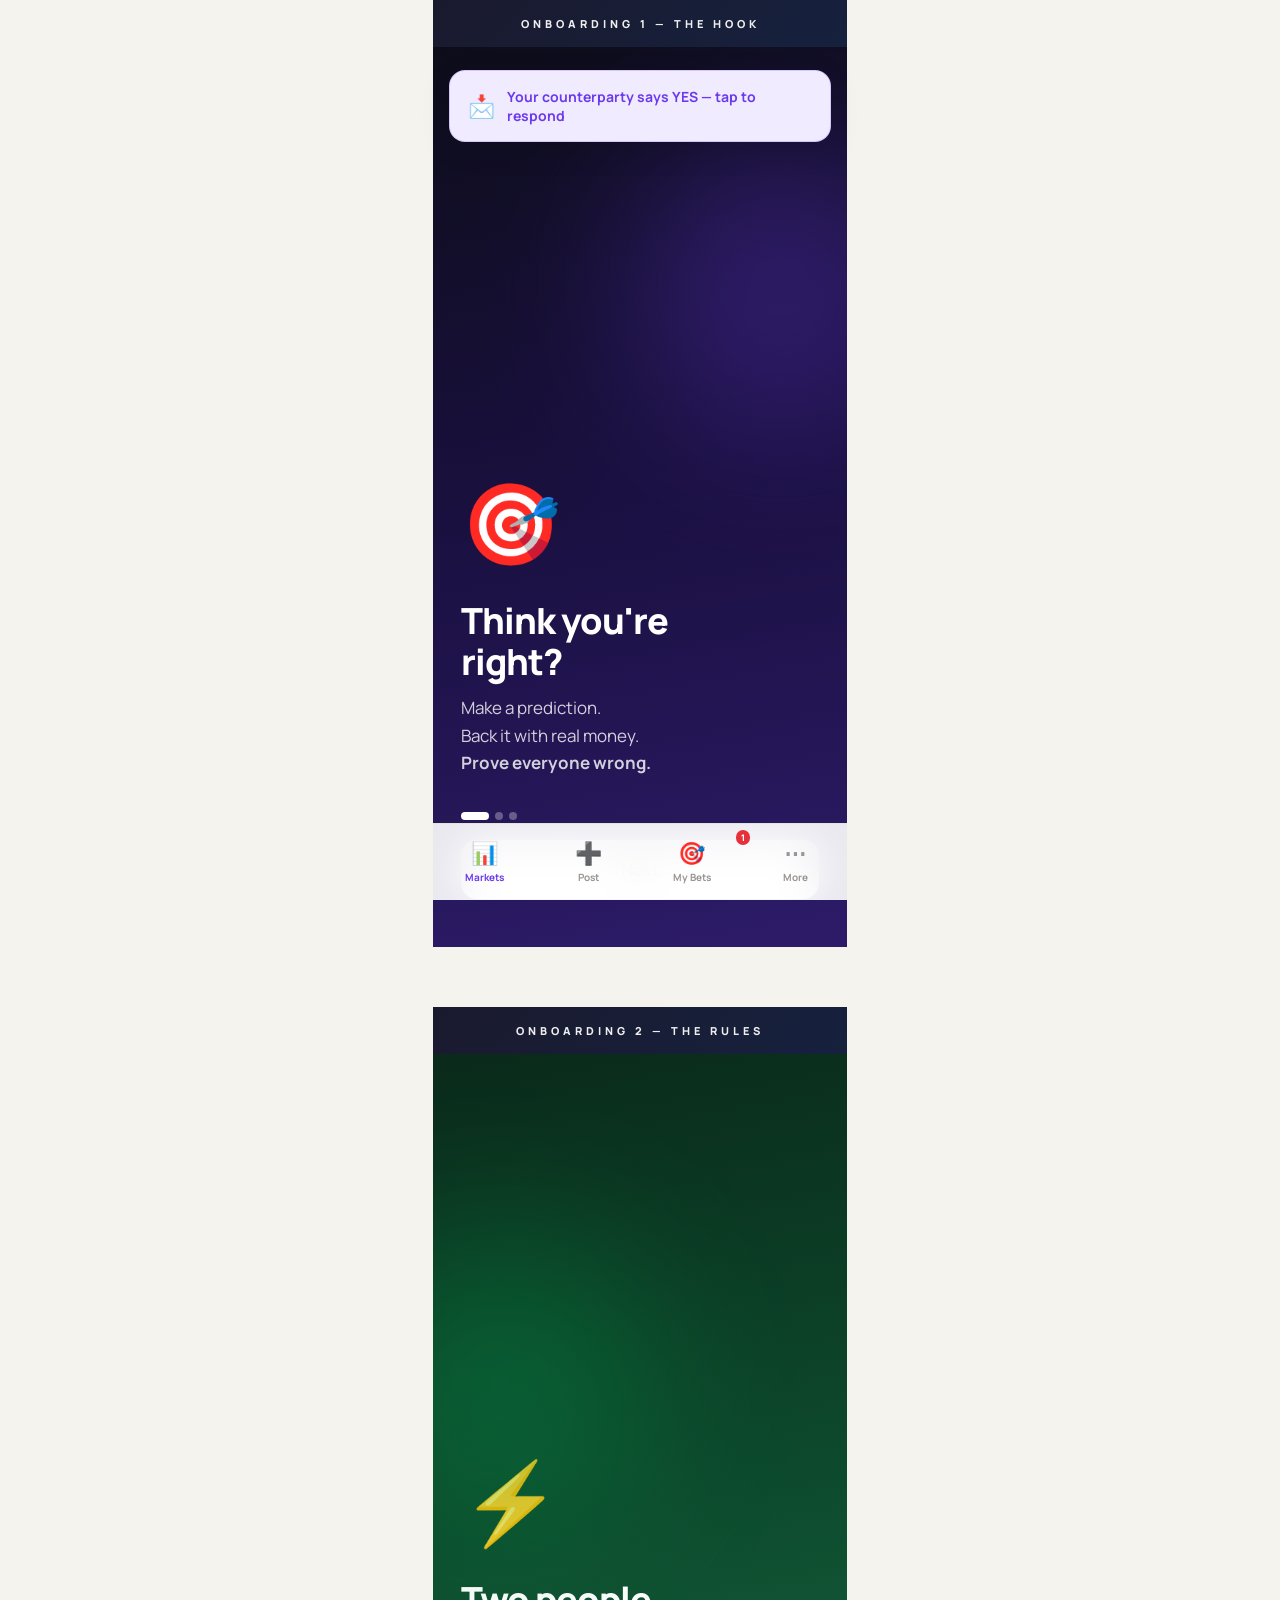
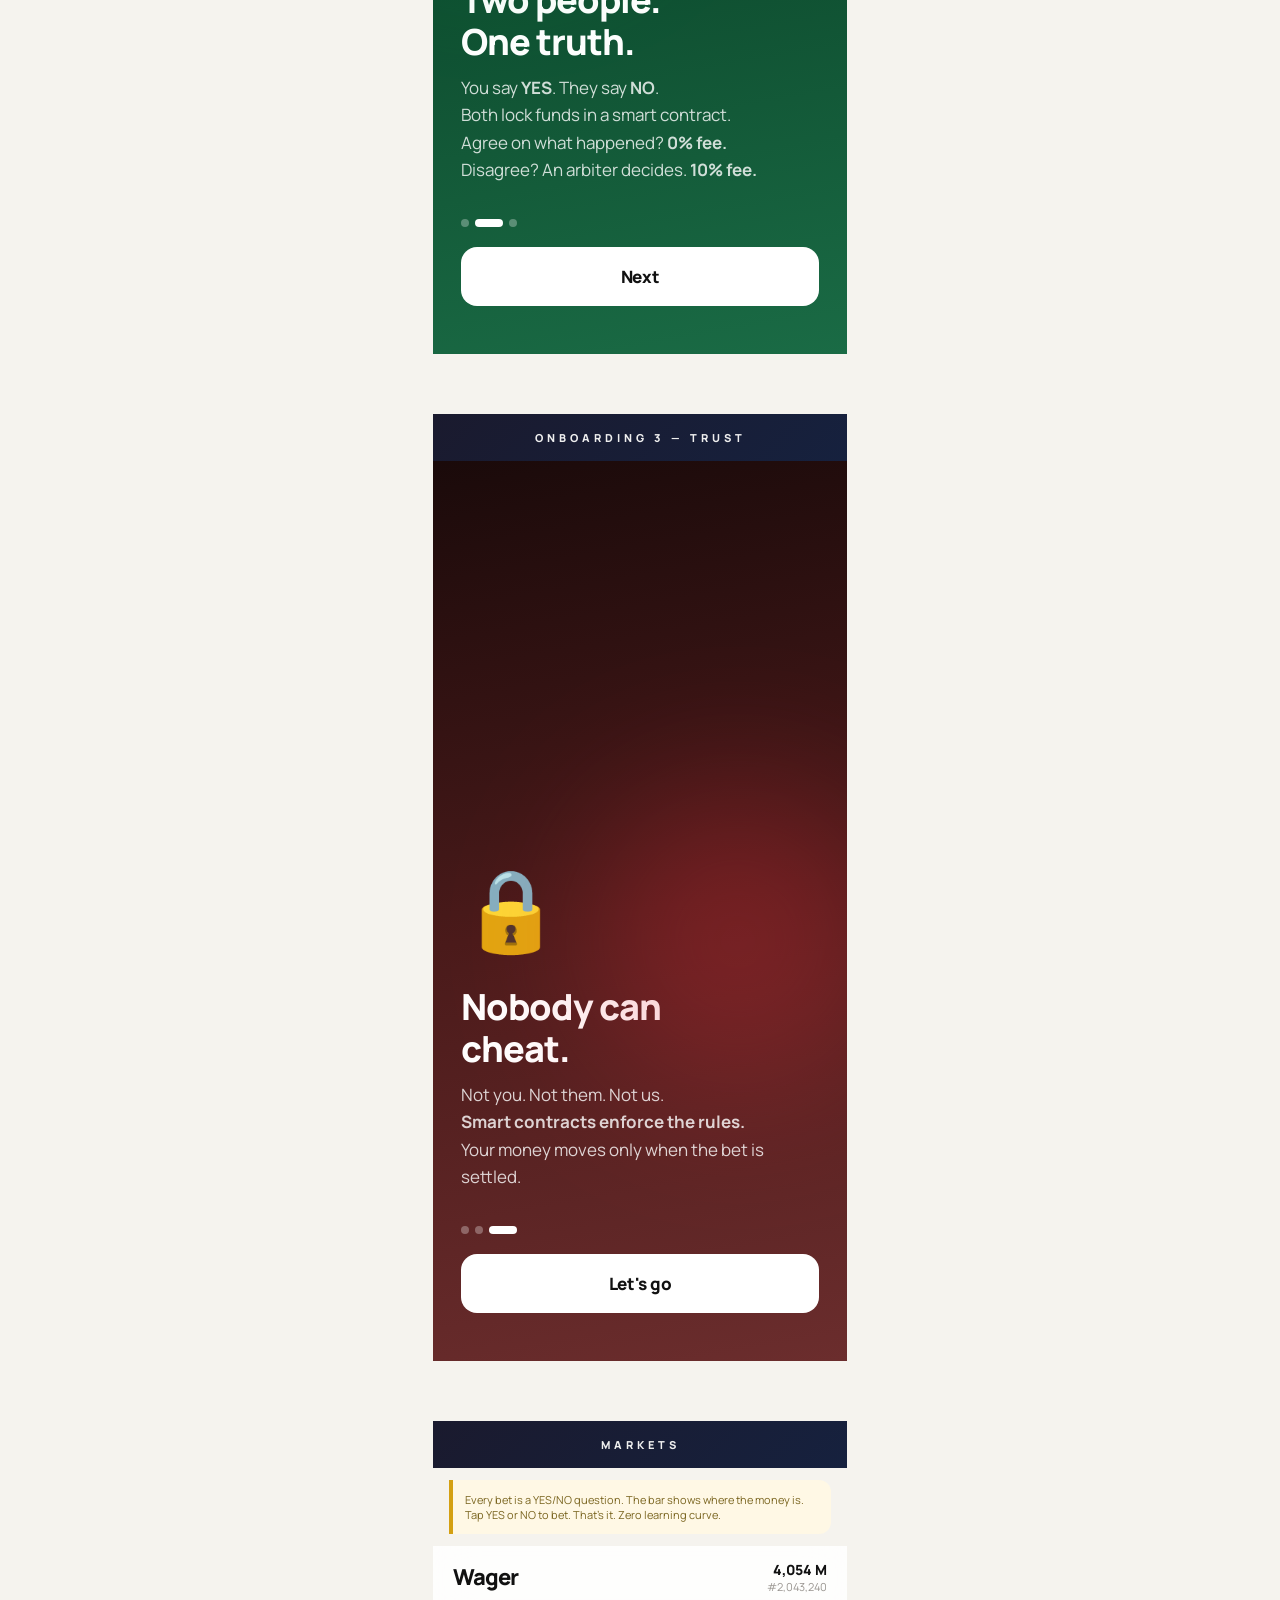
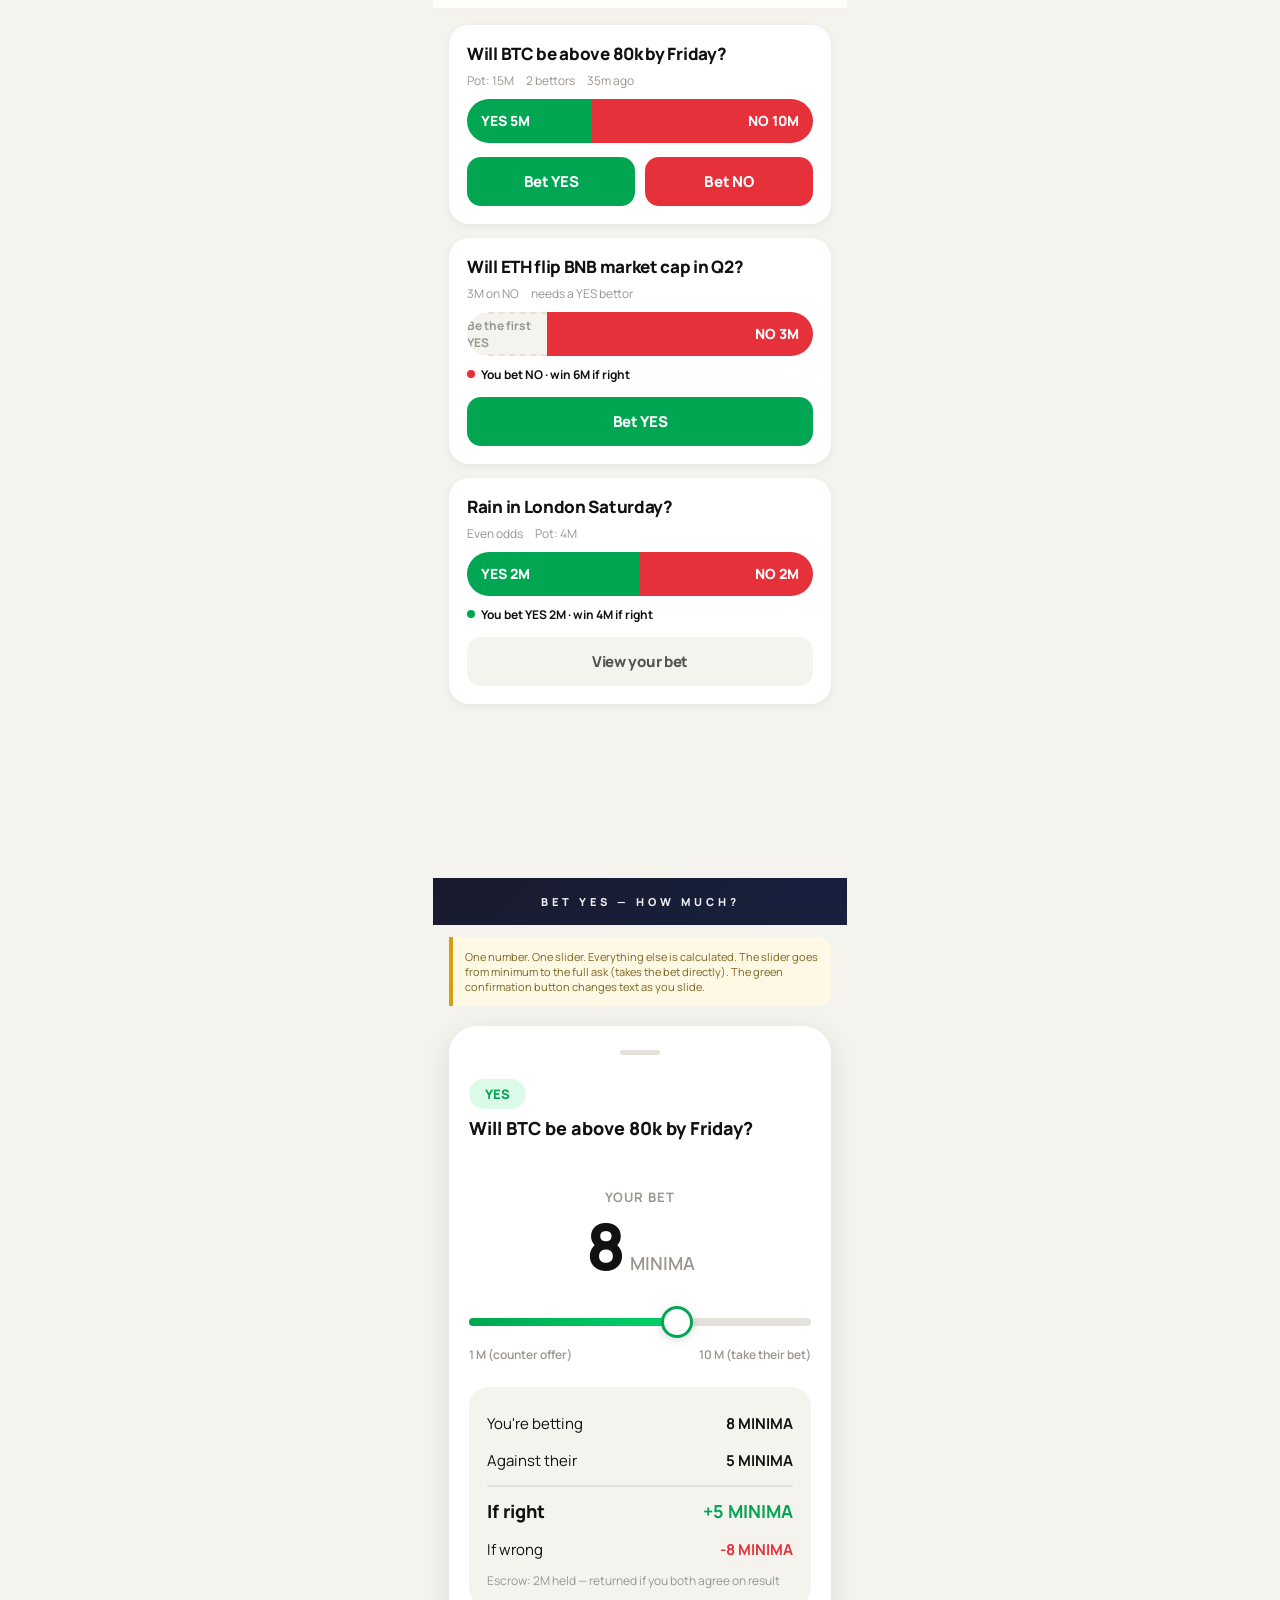
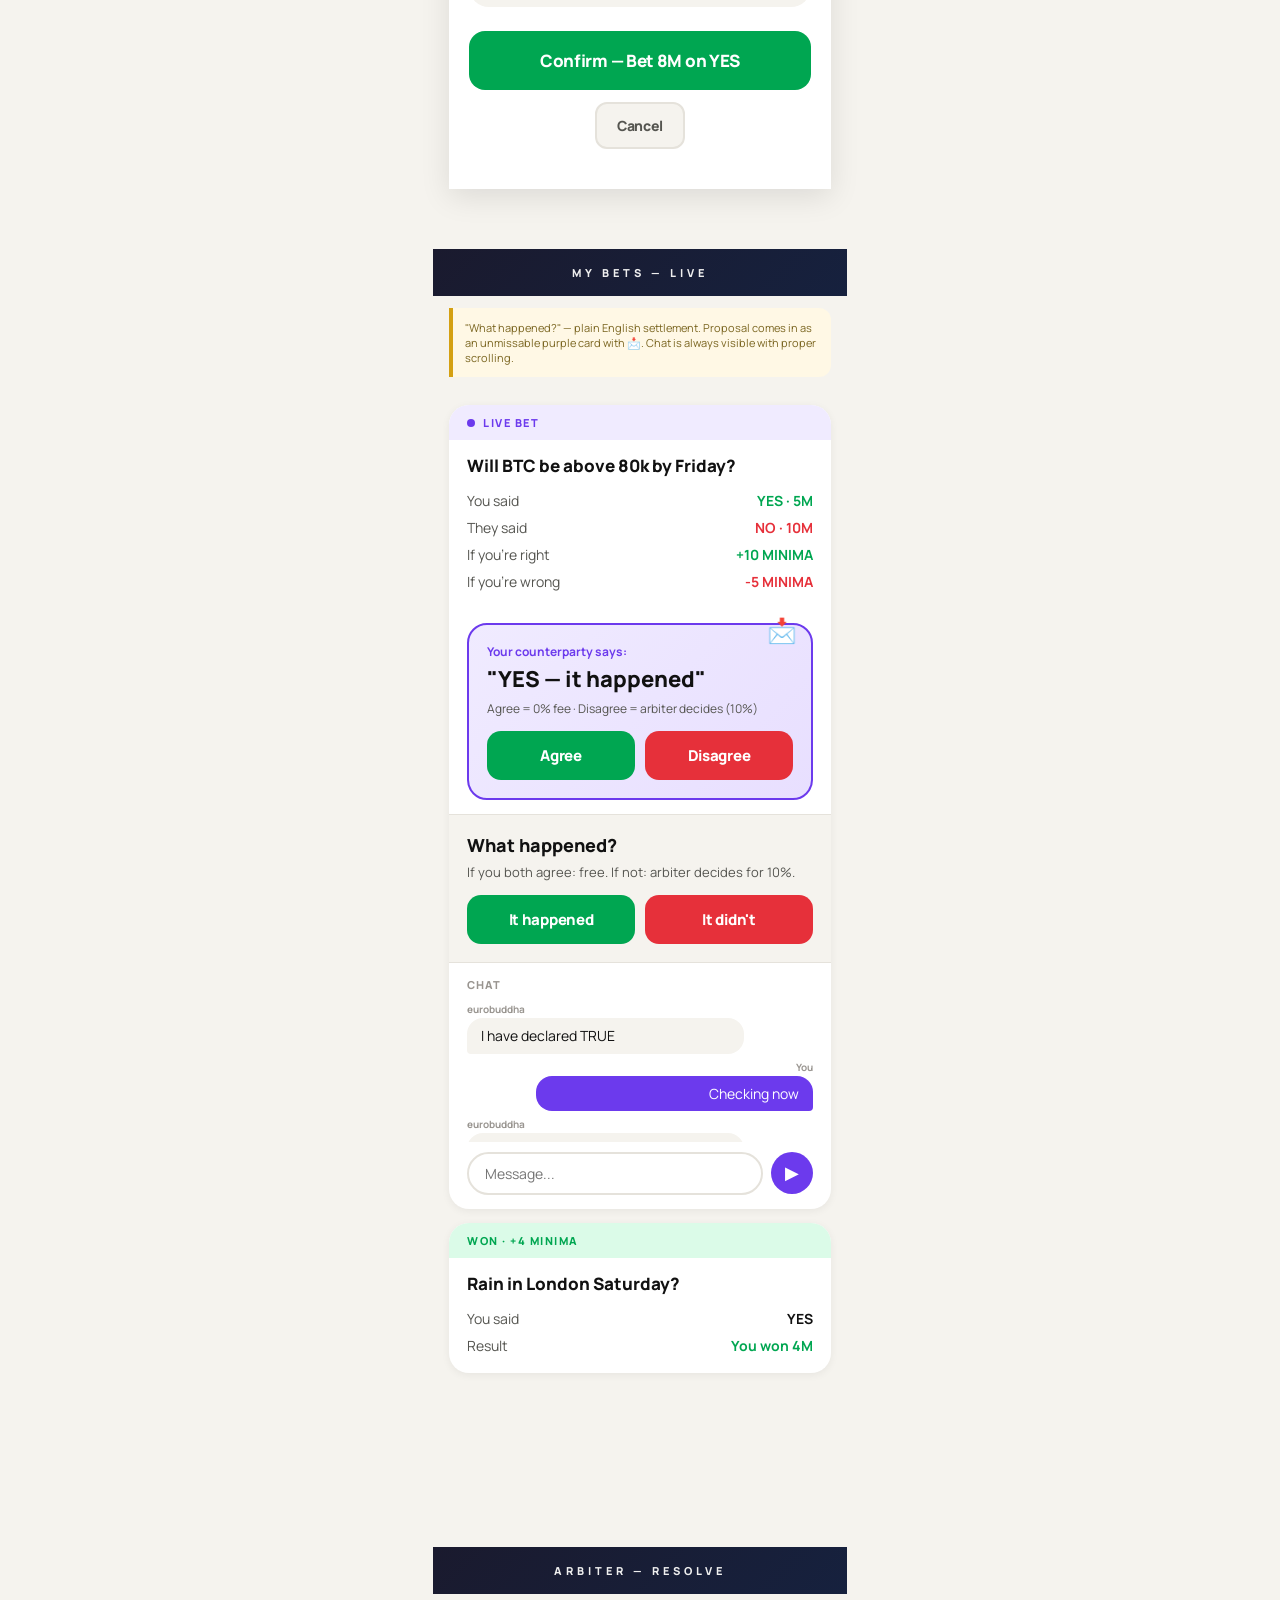
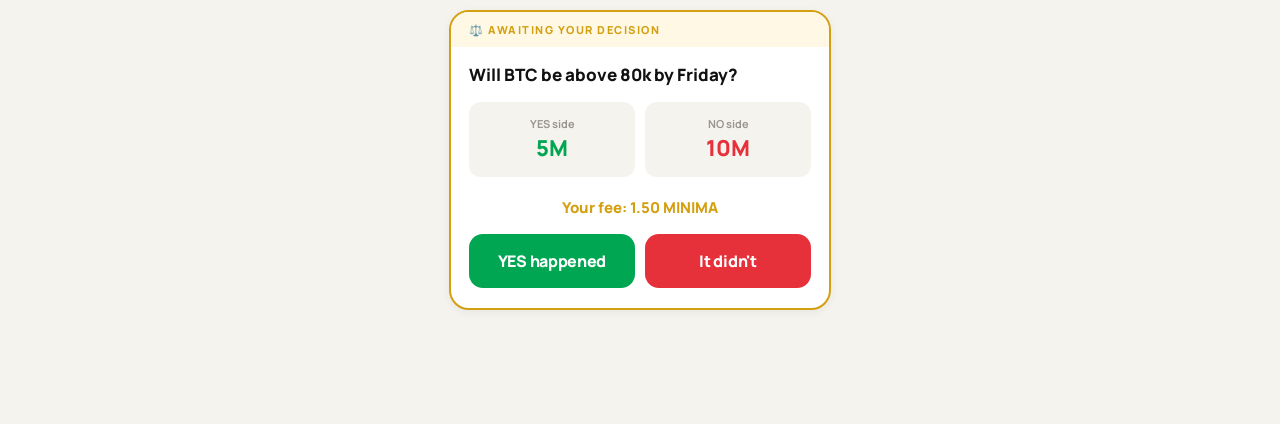
<file: mockup-v3.html>
<!DOCTYPE html>
<html lang="en">
<head>
<meta charset="UTF-8">
<meta name="viewport" content="width=device-width, initial-scale=1.0">
<title>Wager — Design v3</title>
<link href="https://fonts.googleapis.com/css2?family=Manrope:wght@400;500;600;700;800&display=swap" rel="stylesheet">
<style>
:root {
    --bg: #F5F3EE;
    --card: #FFFFFF;
    --border: #E5E2DB;
    --text: #111111;
    --dim: #555550;
    --muted: #999590;
    --yes: #00A651;
    --yes-soft: #DBFBE8;
    --no: #E6303A;
    --no-soft: #FFE0E2;
    --glow-yes: rgba(0,166,81,0.15);
    --glow-no: rgba(230,48,58,0.15);
    --purple: #6C3AED;
    --purple-soft: #F0EBFF;
    --gold: #D4A012;
    --gold-soft: #FFF8E5;
    --shadow: 0 2px 8px rgba(0,0,0,0.06);
    --shadow-lg: 0 8px 30px rgba(0,0,0,0.1);
    --r: 20px;
    --rs: 12px;
}
*{box-sizing:border-box;margin:0;padding:0;}
body{font-family:'Manrope',sans-serif;background:var(--bg);color:var(--text);max-width:414px;margin:0 auto;min-height:100vh;overflow-x:hidden;}

/* Notes */
.note{background:#FFF8E5;border-left:4px solid var(--gold);padding:12px;font-size:11px;color:#7A6520;margin:12px 16px;border-radius:0 var(--rs) var(--rs) 0;}
.divider{background:linear-gradient(135deg,#1a1a2e,#16213e);color:#eee;text-align:center;padding:16px;font-size:11px;font-weight:800;text-transform:uppercase;letter-spacing:4px;margin-top:60px;}
.divider:first-child{margin-top:0;}

/* ============================================================
   ONBOARDING — cinematic, one idea per screen
   ============================================================ */
.hero {
    min-height: 100vh;
    display: flex; flex-direction: column;
    justify-content: flex-end;
    padding: 40px 28px 48px;
    position: relative;
    overflow: hidden;
}
.hero--1 { background: linear-gradient(170deg, #0D0D1A 0%, #1A1040 50%, #2D1B69 100%); color: white; }
.hero--2 { background: linear-gradient(170deg, #0A2A1A 0%, #0D4A2D 50%, #1A6B45 100%); color: white; }
.hero--3 { background: linear-gradient(170deg, #1A0A0A 0%, #4A1A1A 50%, #6B2D2D 100%); color: white; }

.hero__glow {
    position: absolute;
    width: 300px; height: 300px;
    border-radius: 50%;
    filter: blur(80px);
    opacity: 0.3;
}
.hero--1 .hero__glow { background: #6C3AED; top: 10%; right: -20%; }
.hero--2 .hero__glow { background: #00A651; top: 20%; left: -20%; }
.hero--3 .hero__glow { background: #E6303A; bottom: 30%; right: -10%; }

.hero__emoji {
    font-size: 80px;
    margin-bottom: 24px;
    animation: float 3s ease-in-out infinite;
}
@keyframes float {
    0%,100% { transform: translateY(0); }
    50% { transform: translateY(-10px); }
}
.hero__title {
    font-size: 36px;
    font-weight: 800;
    line-height: 1.15;
    letter-spacing: -1px;
    margin-bottom: 12px;
}
.hero__body {
    font-size: 17px;
    line-height: 1.6;
    opacity: 0.8;
    margin-bottom: 36px;
}
.hero__body strong { opacity: 1; }

.dots { display: flex; gap: 6px; margin-bottom: 20px; }
.dot { width: 8px; height: 8px; border-radius: 50%; background: rgba(255,255,255,0.3); }
.dot.on { background: white; width: 28px; border-radius: 4px; }

.cta {
    display: block; width: 100%;
    padding: 18px;
    border-radius: 16px;
    font-family: inherit; font-size: 17px; font-weight: 800;
    border: none; cursor: pointer;
    text-align: center;
    letter-spacing: -0.3px;
}
.cta--white { background: white; color: #111; }
.cta--purple { background: var(--purple); color: white; }
.cta--yes { background: var(--yes); color: white; }
.cta--no { background: var(--no); color: white; }
.cta--ghost { background: rgba(255,255,255,0.1); color: white; border: 2px solid rgba(255,255,255,0.2); }
.cta--sm { padding: 12px 20px; font-size: 14px; border-radius: 12px; width: auto; display: inline-flex; }

/* ============================================================
   TOP BAR — glassmorphism
   ============================================================ */
.topbar {
    display: flex; justify-content: space-between; align-items: center;
    padding: 14px 20px;
    background: rgba(255,255,255,0.85);
    backdrop-filter: blur(20px);
    -webkit-backdrop-filter: blur(20px);
    border-bottom: 1px solid rgba(0,0,0,0.06);
    position: sticky; top: 0; z-index: 100;
}
.topbar__brand { font-weight: 800; font-size: 22px; letter-spacing: -1px; }
.topbar__right { text-align: right; }
.topbar__bal { font-size: 14px; font-weight: 800; }
.topbar__sub { font-size: 11px; color: var(--muted); }

/* ============================================================
   BOTTOM NAV — frosted glass
   ============================================================ */
.bnav {
    position: fixed; bottom: 0; left: 50%; transform: translateX(-50%);
    width: 100%; max-width: 414px;
    display: flex;
    background: rgba(255,255,255,0.9);
    backdrop-filter: blur(20px);
    -webkit-backdrop-filter: blur(20px);
    border-top: 1px solid var(--border);
    padding: 8px 0 max(env(safe-area-inset-bottom),10px);
    z-index: 100;
}
.bnav__tab {
    flex: 1; display: flex; flex-direction: column; align-items: center; gap: 2px;
    padding: 6px 0; background: none; border: none;
    font-family: inherit; font-size: 10px; font-weight: 700;
    color: var(--muted); cursor: pointer;
}
.bnav__tab.on { color: var(--purple); }
.bnav__icon { font-size: 22px; }
.bnav__badge {
    position: absolute; top: -2px; right: -6px;
    background: var(--no); color: white;
    font-size: 9px; font-weight: 800;
    padding: 1px 5px; border-radius: 10px;
}

/* ============================================================
   QUESTION CARD — the star of the show
   ============================================================ */
.q {
    background: var(--card);
    border-radius: var(--r);
    box-shadow: var(--shadow);
    margin: 0 16px 14px;
    overflow: hidden;
    transition: transform 0.2s, box-shadow 0.2s;
}
.q:active { transform: scale(0.98); }

.q__head { padding: 18px 18px 10px; }
.q__question {
    font-size: 17px;
    font-weight: 800;
    line-height: 1.35;
    letter-spacing: -0.3px;
}
.q__meta {
    font-size: 12px;
    color: var(--muted);
    margin-top: 6px;
    display: flex;
    gap: 12px;
}

/* Odds visualization — playful and clear */
.q__odds {
    display: flex;
    margin: 0 18px;
    height: 44px;
    border-radius: 22px;
    overflow: hidden;
    position: relative;
}
.q__yes-bar {
    background: var(--yes);
    display: flex; align-items: center;
    padding: 0 14px;
    color: white;
    font-weight: 800;
    font-size: 14px;
    transition: flex 0.4s ease;
}
.q__no-bar {
    background: var(--no);
    display: flex; align-items: center; justify-content: flex-end;
    padding: 0 14px;
    color: white;
    font-weight: 800;
    font-size: 14px;
    transition: flex 0.4s ease;
}
.q__open-bar {
    flex: 1;
    background: var(--bg);
    display: flex; align-items: center; justify-content: center;
    color: var(--muted); font-size: 12px; font-weight: 700;
    border-top: 2px dashed var(--border);
    border-bottom: 2px dashed var(--border);
}

/* Yours tag */
.q__yours {
    display: flex;
    align-items: center;
    gap: 6px;
    margin: 10px 18px 0;
    font-size: 12px;
    font-weight: 700;
}
.q__yours-dot {
    width: 8px; height: 8px; border-radius: 50%;
}
.q__yours-dot--yes { background: var(--yes); box-shadow: 0 0 6px var(--glow-yes); }
.q__yours-dot--no { background: var(--no); box-shadow: 0 0 6px var(--glow-no); }

/* Action row */
.q__actions {
    display: flex; gap: 10px;
    padding: 14px 18px 18px;
}
.q__btn {
    flex: 1;
    padding: 14px;
    border-radius: 14px;
    border: none;
    font-family: inherit;
    font-size: 15px;
    font-weight: 800;
    cursor: pointer;
    transition: transform 0.1s;
    letter-spacing: -0.3px;
}
.q__btn:active { transform: scale(0.95); }
.q__btn--yes { background: var(--yes); color: white; }
.q__btn--no { background: var(--no); color: white; }
.q__btn--view { background: var(--bg); color: var(--dim); }

/* ============================================================
   BET SHEET — the big moment
   ============================================================ */
.betsheet {
    background: var(--card);
    border-radius: 28px 28px 0 0;
    padding: 24px 20px 40px;
    box-shadow: var(--shadow-lg);
    margin: 20px 16px 0;
}
.betsheet__pill {
    width: 40px; height: 5px;
    background: var(--border); border-radius: 3px;
    margin: 0 auto 24px;
}
.betsheet__side {
    display: inline-block;
    padding: 6px 16px;
    border-radius: 50px;
    font-size: 13px; font-weight: 800;
    margin-bottom: 8px;
}
.betsheet__side--yes { background: var(--yes-soft); color: var(--yes); }
.betsheet__side--no { background: var(--no-soft); color: var(--no); }
.betsheet__q {
    font-size: 18px; font-weight: 800;
    line-height: 1.3;
    margin-bottom: 28px;
}

/* The BIG number */
.bignumber {
    text-align: center;
    padding: 20px 0;
}
.bignumber__label {
    font-size: 13px; font-weight: 700; color: var(--muted);
    text-transform: uppercase; letter-spacing: 1px;
    margin-bottom: 8px;
}
.bignumber__val {
    font-size: 64px;
    font-weight: 800;
    letter-spacing: -3px;
    line-height: 1;
}
.bignumber__unit {
    font-size: 18px;
    color: var(--muted);
    font-weight: 600;
    margin-left: 4px;
}

/* Slider */
.slider-track {
    width: 100%;
    height: 8px;
    border-radius: 4px;
    background: var(--border);
    position: relative;
    margin: 20px 0;
}
.slider-fill {
    height: 100%;
    border-radius: 4px;
    background: linear-gradient(90deg, var(--yes), #00D46A);
    width: 60%;
}
.slider-fill--no {
    background: linear-gradient(90deg, var(--no), #FF6B6B);
}
.slider-thumb {
    width: 32px; height: 32px;
    border-radius: 50%;
    background: white;
    box-shadow: 0 2px 10px rgba(0,0,0,0.15);
    position: absolute;
    top: -12px;
    left: 56%;
    border: 3px solid var(--yes);
}
.slider-ends {
    display: flex; justify-content: space-between;
    font-size: 12px; color: var(--muted); font-weight: 600;
    margin-top: 8px;
}

/* Payout preview — animated feel */
.preview {
    background: var(--bg);
    border-radius: var(--r);
    padding: 18px;
    margin: 24px 0;
}
.preview__row {
    display: flex; justify-content: space-between;
    padding: 8px 0;
    font-size: 15px;
}
.preview__row--big {
    font-size: 18px;
    font-weight: 800;
    padding: 12px 0 8px;
    border-top: 2px solid var(--border);
    margin-top: 6px;
}
.preview__win { color: var(--yes); }
.preview__lose { color: var(--no); }
.preview__subtle { font-size: 12px; color: var(--muted); padding: 4px 0 0; }

/* ============================================================
   LIVE BET CARD — My Bets view
   ============================================================ */
.live {
    background: var(--card);
    border-radius: var(--r);
    box-shadow: var(--shadow);
    margin: 0 16px 14px;
    overflow: hidden;
}
.live__tag {
    padding: 10px 18px;
    font-size: 11px; font-weight: 800;
    text-transform: uppercase; letter-spacing: 1.5px;
    display: flex; align-items: center; gap: 8px;
}
.live__tag--active { background: var(--purple-soft); color: var(--purple); }
.live__tag--won { background: var(--yes-soft); color: var(--yes); }
.live__tag--lost { background: var(--no-soft); color: var(--no); }
.live__pulse {
    width: 8px; height: 8px; border-radius: 50%;
    background: var(--purple);
    animation: pulse 2s ease infinite;
}
@keyframes pulse {
    0%,100% { box-shadow: 0 0 0 0 rgba(108,58,237,0.4); }
    50% { box-shadow: 0 0 0 8px rgba(108,58,237,0); }
}
.live__q { padding: 14px 18px 6px; font-size: 17px; font-weight: 800; }
.live__stakes { padding: 4px 18px 14px; }
.live__row {
    display: flex; justify-content: space-between;
    font-size: 14px; padding: 4px 0;
}
.live__row dt { color: var(--dim); }
.live__row dd { font-weight: 700; }

/* "What happened?" panel */
.decide {
    padding: 18px;
    background: var(--bg);
    border-top: 1px solid var(--border);
}
.decide__title {
    font-size: 18px; font-weight: 800;
    margin-bottom: 6px;
}
.decide__sub {
    font-size: 13px; color: var(--dim);
    margin-bottom: 14px;
}
.decide__btns { display: flex; gap: 10px; }
.decide__btns .q__btn { flex: 1; }

/* Incoming proposal — unmissable */
.proposal {
    margin: 14px 18px;
    padding: 18px;
    background: linear-gradient(135deg, var(--purple-soft), #E8DFFF);
    border-radius: var(--r);
    border: 2px solid var(--purple);
    position: relative;
}
.proposal::before {
    content: "📩";
    position: absolute; top: -12px; right: 14px;
    font-size: 24px;
}
.proposal__from {
    font-size: 12px; font-weight: 700; color: var(--purple);
}
.proposal__verdict {
    font-size: 22px; font-weight: 800;
    margin: 4px 0 6px;
}
.proposal__fee {
    font-size: 12px; color: var(--dim);
    margin-bottom: 14px;
}
.proposal__btns { display: flex; gap: 10px; }
.proposal__btns .q__btn { flex: 1; }

/* Chat */
.chatbox {
    border-top: 1px solid var(--border);
    padding: 14px 18px;
}
.chatbox__title {
    font-size: 11px; font-weight: 800; color: var(--muted);
    text-transform: uppercase; letter-spacing: 1px;
    margin-bottom: 10px;
}
.chatbox__messages {
    max-height: 140px;
    overflow-y: auto;
}
.msg {
    max-width: 80%;
    padding: 8px 14px;
    border-radius: 16px;
    font-size: 14px;
    margin-bottom: 6px;
    line-height: 1.4;
}
.msg--them {
    background: var(--bg);
    border-bottom-left-radius: 4px;
}
.msg--me {
    background: var(--purple);
    color: white;
    margin-left: auto;
    border-bottom-right-radius: 4px;
}
.msg__name { font-size: 10px; font-weight: 700; color: var(--muted); margin-bottom: 2px; }
.chatbox__input {
    display: flex; gap: 8px; margin-top: 10px;
}
.chatbox__field {
    flex: 1;
    padding: 10px 16px;
    border: 2px solid var(--border);
    border-radius: 24px;
    font-family: inherit; font-size: 14px;
    outline: none;
}
.chatbox__field:focus { border-color: var(--purple); }
.chatbox__send {
    width: 42px; height: 42px;
    border-radius: 50%;
    background: var(--purple); color: white;
    border: none; font-size: 18px;
    cursor: pointer;
    display: flex; align-items: center; justify-content: center;
}

/* ============================================================
   ARBITER
   ============================================================ */
.arbiter {
    background: var(--card);
    border-radius: var(--r);
    box-shadow: var(--shadow);
    margin: 0 16px 14px;
    overflow: hidden;
    border: 2px solid var(--gold);
}
.arbiter__tag {
    padding: 10px 18px;
    background: var(--gold-soft);
    font-size: 11px; font-weight: 800; color: var(--gold);
    text-transform: uppercase; letter-spacing: 1.5px;
}
.arbiter__q { padding: 16px 18px 8px; font-size: 17px; font-weight: 800; }
.arbiter__grid {
    display: grid; grid-template-columns: 1fr 1fr; gap: 10px;
    padding: 8px 18px;
}
.arbiter__side {
    background: var(--bg);
    border-radius: var(--rs);
    padding: 14px;
    text-align: center;
}
.arbiter__side-label { font-size: 11px; color: var(--muted); font-weight: 700; }
.arbiter__side-val { font-size: 22px; font-weight: 800; margin-top: 2px; }
.arbiter__fee {
    text-align: center;
    padding: 12px;
    font-size: 15px; font-weight: 800;
    color: var(--gold);
}
.arbiter__btns {
    display: flex; gap: 10px;
    padding: 4px 18px 20px;
}
.arbiter__btns .q__btn { flex: 1; padding: 16px; font-size: 16px; }

/* Toast */
.toast {
    position: fixed; top: 70px; left: 50%; transform: translateX(-50%);
    width: calc(100% - 32px); max-width: 382px;
    padding: 16px 18px;
    border-radius: 16px;
    font-size: 14px; font-weight: 700;
    box-shadow: var(--shadow-lg);
    z-index: 200;
    display: flex; align-items: center; gap: 12px;
    animation: slideIn 0.4s cubic-bezier(0.16,1,0.3,1);
}
@keyframes slideIn {
    from { opacity:0; transform:translateX(-50%) translateY(-20px); }
    to { opacity:1; transform:translateX(-50%) translateY(0); }
}
.toast--ok { background: var(--yes-soft); color: var(--yes); border: 1px solid rgba(0,166,81,0.2); }
.toast--alert { background: var(--purple-soft); color: var(--purple); border: 1px solid rgba(108,58,237,0.2); }
.toast__emoji { font-size: 22px; }

.page { padding: 16px 0 100px; }
</style>
</head>
<body>

<!-- ============================================================
     ONBOARDING 1 — The Hook
     ============================================================ -->
<div class="divider">Onboarding 1 — The Hook</div>

<div class="hero hero--1">
    <div class="hero__glow"></div>
    <div class="hero__emoji">🎯</div>
    <div class="hero__title">Think you're<br>right?</div>
    <div class="hero__body">
        Make a prediction.<br>Back it with real money.<br>
        <strong>Prove everyone wrong.</strong>
    </div>
    <div class="dots"><div class="dot on"></div><div class="dot"></div><div class="dot"></div></div>
    <button class="cta cta--white">Next</button>
</div>

<!-- ============================================================
     ONBOARDING 2 — How It Works
     ============================================================ -->
<div class="divider">Onboarding 2 — The Rules</div>

<div class="hero hero--2">
    <div class="hero__glow"></div>
    <div class="hero__emoji">⚡</div>
    <div class="hero__title">Two people.<br>One truth.</div>
    <div class="hero__body">
        You say <strong>YES</strong>. They say <strong>NO</strong>.<br>
        Both lock funds in a smart contract.<br>
        Agree on what happened? <strong>0% fee.</strong><br>
        Disagree? An arbiter decides. <strong>10% fee.</strong>
    </div>
    <div class="dots"><div class="dot"></div><div class="dot on"></div><div class="dot"></div></div>
    <button class="cta cta--white">Next</button>
</div>

<!-- ============================================================
     ONBOARDING 3 — Trust
     ============================================================ -->
<div class="divider">Onboarding 3 — Trust</div>

<div class="hero hero--3">
    <div class="hero__glow"></div>
    <div class="hero__emoji">🔒</div>
    <div class="hero__title">Nobody can<br>cheat.</div>
    <div class="hero__body">
        Not you. Not them. Not us.<br>
        <strong>Smart contracts enforce the rules.</strong><br>
        Your money moves only when the bet is settled.
    </div>
    <div class="dots"><div class="dot"></div><div class="dot"></div><div class="dot on"></div></div>
    <button class="cta cta--white">Let's go</button>
</div>

<!-- ============================================================
     MARKETS
     ============================================================ -->
<div class="divider">Markets</div>
<div class="note">
    Every bet is a YES/NO question. The bar shows where the money is.
    Tap YES or NO to bet. That's it. Zero learning curve.
</div>

<div class="topbar">
    <div class="topbar__brand">Wager</div>
    <div class="topbar__right">
        <div class="topbar__bal">4,054 M</div>
        <div class="topbar__sub">#2,043,240</div>
    </div>
</div>

<div class="toast toast--alert">
    <span class="toast__emoji">📩</span>
    <span>Your counterparty says <strong>YES</strong> — tap to respond</span>
</div>

<div class="page">
    <!-- Card: both sides filled -->
    <div class="q">
        <div class="q__head">
            <div class="q__question">Will BTC be above 80k by Friday?</div>
            <div class="q__meta">
                <span>Pot: 15M</span>
                <span>2 bettors</span>
                <span>35m ago</span>
            </div>
        </div>
        <div class="q__odds">
            <div class="q__yes-bar" style="flex:5">YES 5M</div>
            <div class="q__no-bar" style="flex:10">NO 10M</div>
        </div>
        <div class="q__actions">
            <button class="q__btn q__btn--yes">Bet YES</button>
            <button class="q__btn q__btn--no">Bet NO</button>
        </div>
    </div>

    <!-- Card: one side only -->
    <div class="q">
        <div class="q__head">
            <div class="q__question">Will ETH flip BNB market cap in Q2?</div>
            <div class="q__meta"><span>3M on NO</span><span>needs a YES bettor</span></div>
        </div>
        <div class="q__odds">
            <div class="q__open-bar">Be the first YES</div>
            <div class="q__no-bar" style="flex:3">NO 3M</div>
        </div>
        <div class="q__yours">
            <div class="q__yours-dot q__yours-dot--no"></div>
            <span>You bet NO &middot; win 6M if right</span>
        </div>
        <div class="q__actions">
            <button class="q__btn q__btn--yes">Bet YES</button>
        </div>
    </div>

    <!-- Card: user has position -->
    <div class="q">
        <div class="q__head">
            <div class="q__question">Rain in London Saturday?</div>
            <div class="q__meta"><span>Even odds</span><span>Pot: 4M</span></div>
        </div>
        <div class="q__odds">
            <div class="q__yes-bar" style="flex:1">YES 2M</div>
            <div class="q__no-bar" style="flex:1">NO 2M</div>
        </div>
        <div class="q__yours">
            <div class="q__yours-dot q__yours-dot--yes"></div>
            <span>You bet YES 2M &middot; win 4M if right</span>
        </div>
        <div class="q__actions">
            <button class="q__btn q__btn--view">View your bet</button>
        </div>
    </div>
</div>

<!-- ============================================================
     BET YES SHEET
     ============================================================ -->
<div class="divider">Bet YES — How Much?</div>
<div class="note">
    One number. One slider. Everything else is calculated.
    The slider goes from minimum to the full ask (takes the bet directly).
    The green confirmation button changes text as you slide.
</div>

<div class="betsheet">
    <div class="betsheet__pill"></div>
    <div class="betsheet__side betsheet__side--yes">YES</div>
    <div class="betsheet__q">Will BTC be above 80k by Friday?</div>

    <div class="bignumber">
        <div class="bignumber__label">Your bet</div>
        <div>
            <span class="bignumber__val">8</span>
            <span class="bignumber__unit">MINIMA</span>
        </div>
    </div>

    <div class="slider-track">
        <div class="slider-fill" style="width:60%"></div>
        <div class="slider-thumb" style="left:56%"></div>
    </div>
    <div class="slider-ends">
        <span>1 M (counter offer)</span>
        <span>10 M (take their bet)</span>
    </div>

    <div class="preview">
        <div class="preview__row">
            <span>You're betting</span>
            <strong>8 MINIMA</strong>
        </div>
        <div class="preview__row">
            <span>Against their</span>
            <strong>5 MINIMA</strong>
        </div>
        <div class="preview__row preview__row--big">
            <span>If right</span>
            <strong class="preview__win">+5 MINIMA</strong>
        </div>
        <div class="preview__row">
            <span>If wrong</span>
            <strong class="preview__lose">-8 MINIMA</strong>
        </div>
        <div class="preview__subtle">Escrow: 2M held — returned if you both agree on result</div>
    </div>

    <button class="cta cta--yes">Confirm — Bet 8M on YES</button>
    <div style="text-align:center;margin-top:12px;">
        <button class="cta cta--ghost cta--sm" style="background:var(--bg);color:var(--dim);border-color:var(--border);">Cancel</button>
    </div>
</div>

<!-- ============================================================
     LIVE BET — My Bets
     ============================================================ -->
<div class="divider">My Bets — Live</div>
<div class="note">
    "What happened?" — plain English settlement.
    Proposal comes in as an unmissable purple card with 📩.
    Chat is always visible with proper scrolling.
</div>

<div class="page">
    <div class="live">
        <div class="live__tag live__tag--active">
            <div class="live__pulse"></div>
            Live bet
        </div>
        <div class="live__q">Will BTC be above 80k by Friday?</div>

        <div class="live__stakes">
            <div class="live__row"><dt>You said</dt><dd style="color:var(--yes)">YES &middot; 5M</dd></div>
            <div class="live__row"><dt>They said</dt><dd style="color:var(--no)">NO &middot; 10M</dd></div>
            <div class="live__row"><dt>If you're right</dt><dd style="color:var(--yes)">+10 MINIMA</dd></div>
            <div class="live__row"><dt>If you're wrong</dt><dd style="color:var(--no)">-5 MINIMA</dd></div>
        </div>

        <!-- Incoming proposal -->
        <div class="proposal">
            <div class="proposal__from">Your counterparty says:</div>
            <div class="proposal__verdict">"YES — it happened"</div>
            <div class="proposal__fee">Agree = 0% fee &middot; Disagree = arbiter decides (10%)</div>
            <div class="proposal__btns">
                <button class="q__btn q__btn--yes">Agree</button>
                <button class="q__btn q__btn--no">Disagree</button>
            </div>
        </div>

        <!-- Settlement -->
        <div class="decide">
            <div class="decide__title">What happened?</div>
            <div class="decide__sub">If you both agree: free. If not: arbiter decides for 10%.</div>
            <div class="decide__btns">
                <button class="q__btn q__btn--yes">It happened</button>
                <button class="q__btn q__btn--no">It didn't</button>
            </div>
        </div>

        <!-- Chat -->
        <div class="chatbox">
            <div class="chatbox__title">Chat</div>
            <div class="chatbox__messages">
                <div class="msg__name">eurobuddha</div>
                <div class="msg msg--them">I have declared TRUE</div>
                <div style="text-align:right">
                    <div class="msg__name" style="text-align:right">You</div>
                    <div class="msg msg--me">Checking now</div>
                </div>
                <div class="msg__name">eurobuddha</div>
                <div class="msg msg--them">BTC hit 81.2k at 19:45 UTC</div>
            </div>
            <div class="chatbox__input">
                <input class="chatbox__field" placeholder="Message...">
                <button class="chatbox__send">&#9654;</button>
            </div>
        </div>
    </div>

    <!-- Won -->
    <div class="live">
        <div class="live__tag live__tag--won">Won &middot; +4 MINIMA</div>
        <div class="live__q">Rain in London Saturday?</div>
        <div class="live__stakes">
            <div class="live__row"><dt>You said</dt><dd>YES</dd></div>
            <div class="live__row"><dt>Result</dt><dd style="color:var(--yes)">You won 4M</dd></div>
        </div>
    </div>
</div>

<!-- ============================================================
     ARBITER
     ============================================================ -->
<div class="divider">Arbiter — Resolve</div>

<div class="page">
    <div class="arbiter">
        <div class="arbiter__tag">⚖️ Awaiting your decision</div>
        <div class="arbiter__q">Will BTC be above 80k by Friday?</div>
        <div class="arbiter__grid">
            <div class="arbiter__side">
                <div class="arbiter__side-label">YES side</div>
                <div class="arbiter__side-val" style="color:var(--yes)">5M</div>
            </div>
            <div class="arbiter__side">
                <div class="arbiter__side-label">NO side</div>
                <div class="arbiter__side-val" style="color:var(--no)">10M</div>
            </div>
        </div>
        <div class="arbiter__fee">Your fee: 1.50 MINIMA</div>
        <div class="arbiter__btns">
            <button class="q__btn q__btn--yes">YES happened</button>
            <button class="q__btn q__btn--no">It didn't</button>
        </div>
    </div>
</div>

<!-- Bottom nav -->
<div class="bnav">
    <button class="bnav__tab on"><span class="bnav__icon">📊</span>Markets</button>
    <button class="bnav__tab"><span class="bnav__icon">➕</span>Post</button>
    <button class="bnav__tab" style="position:relative"><span class="bnav__icon">🎯</span>My Bets<span class="bnav__badge">1</span></button>
    <button class="bnav__tab"><span class="bnav__icon">⋯</span>More</button>
</div>

</body>
</html>
</file>
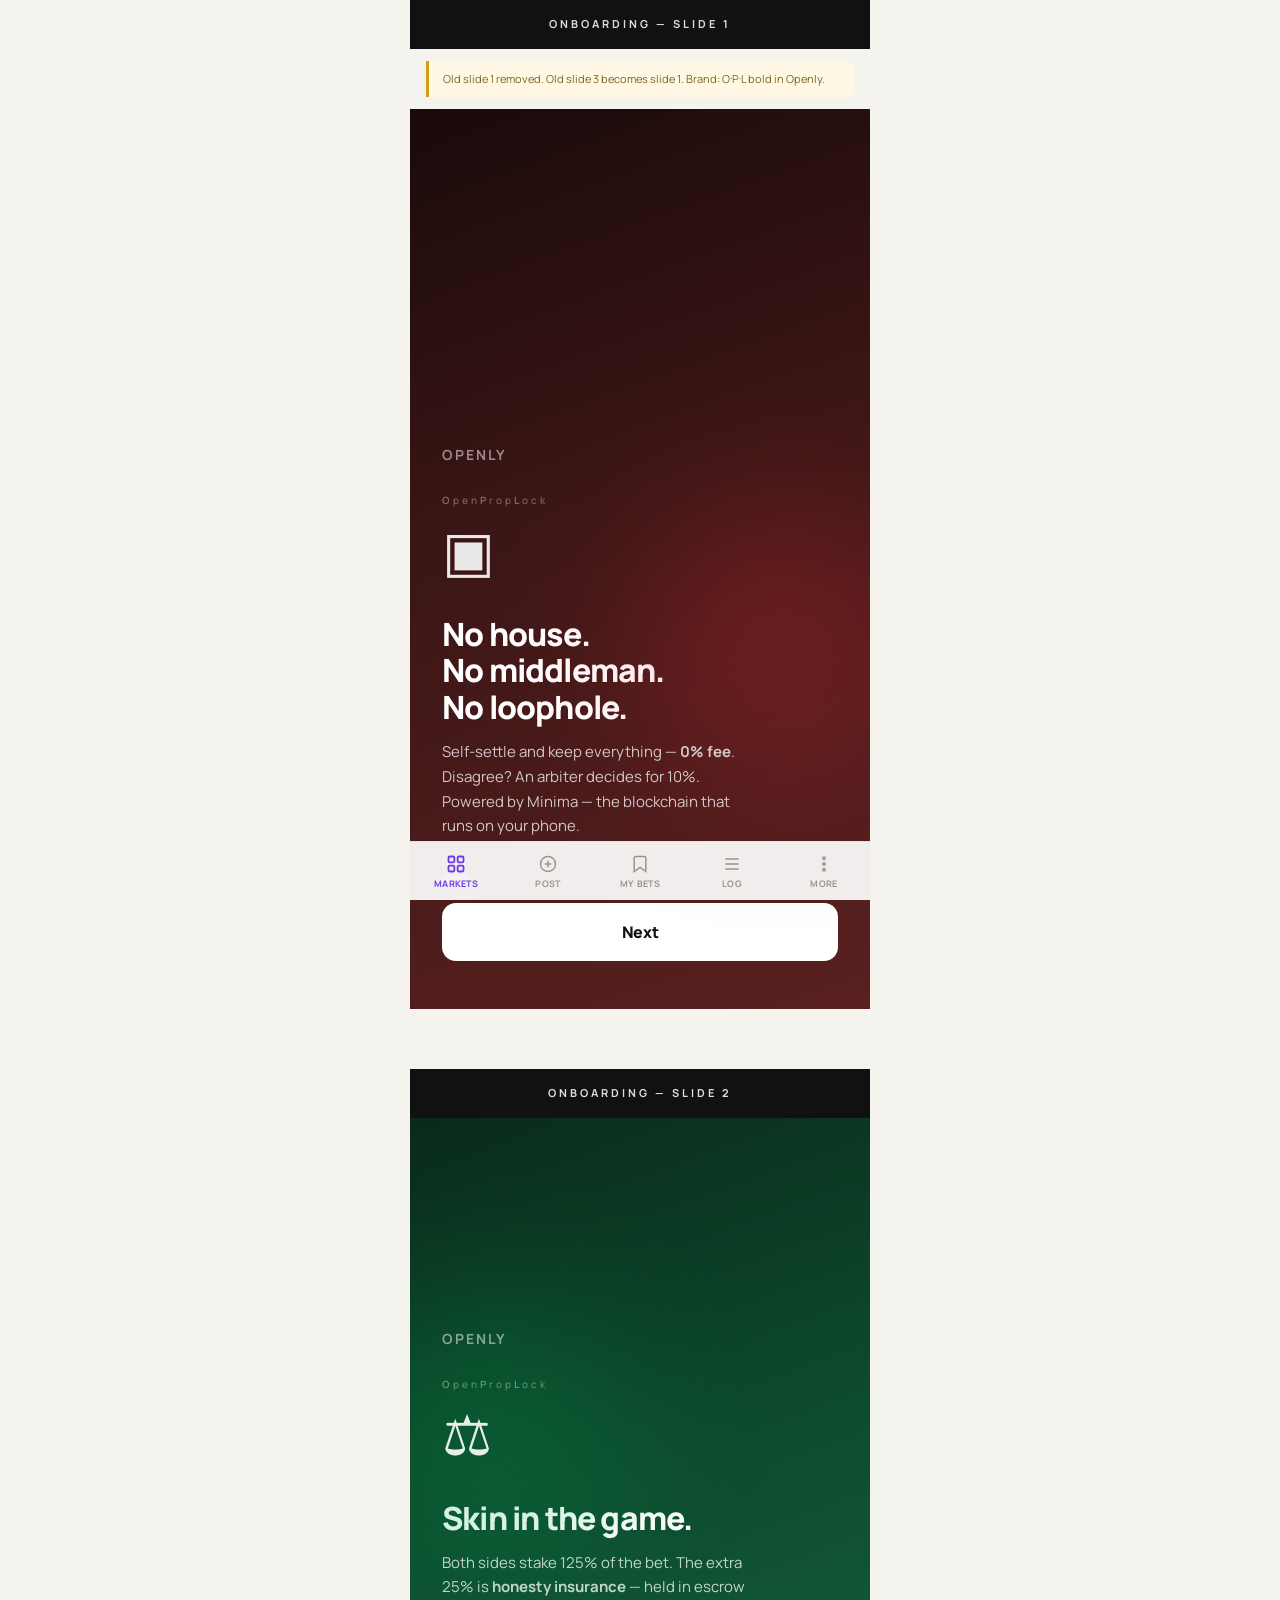
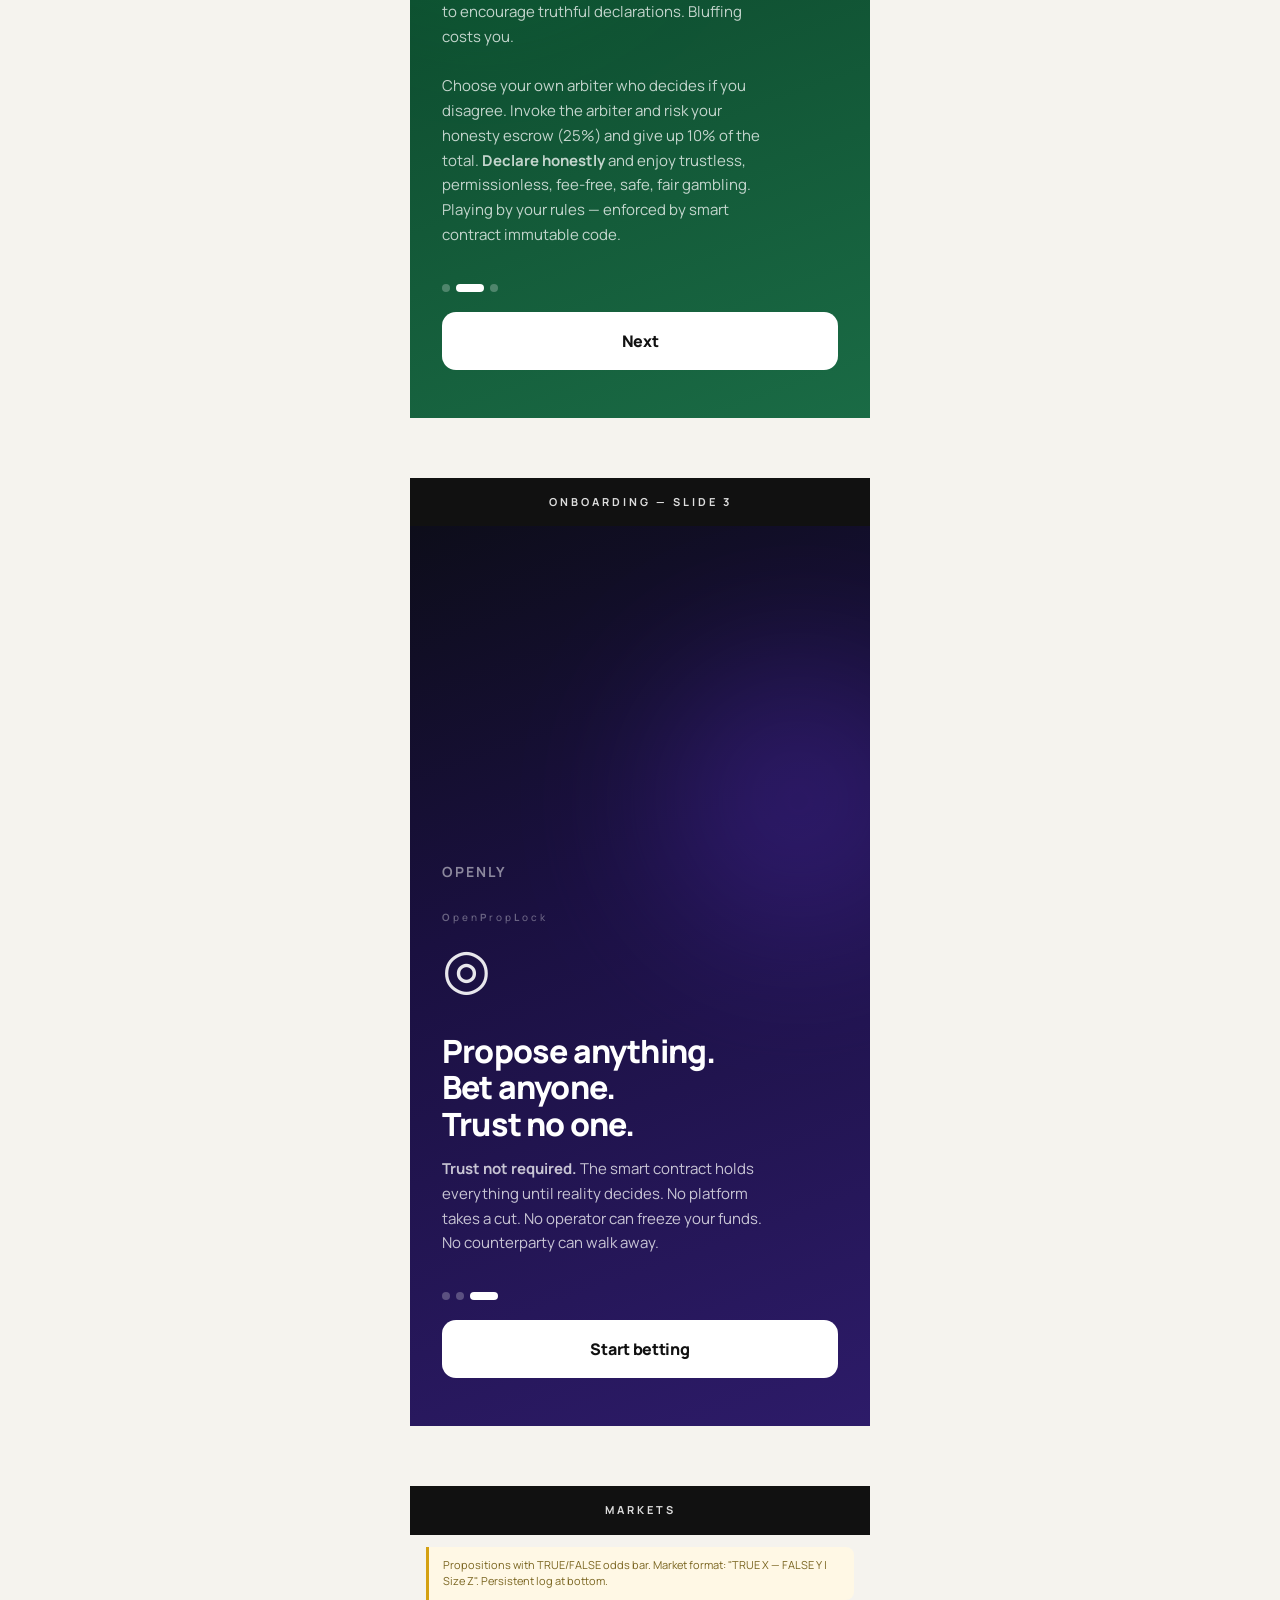
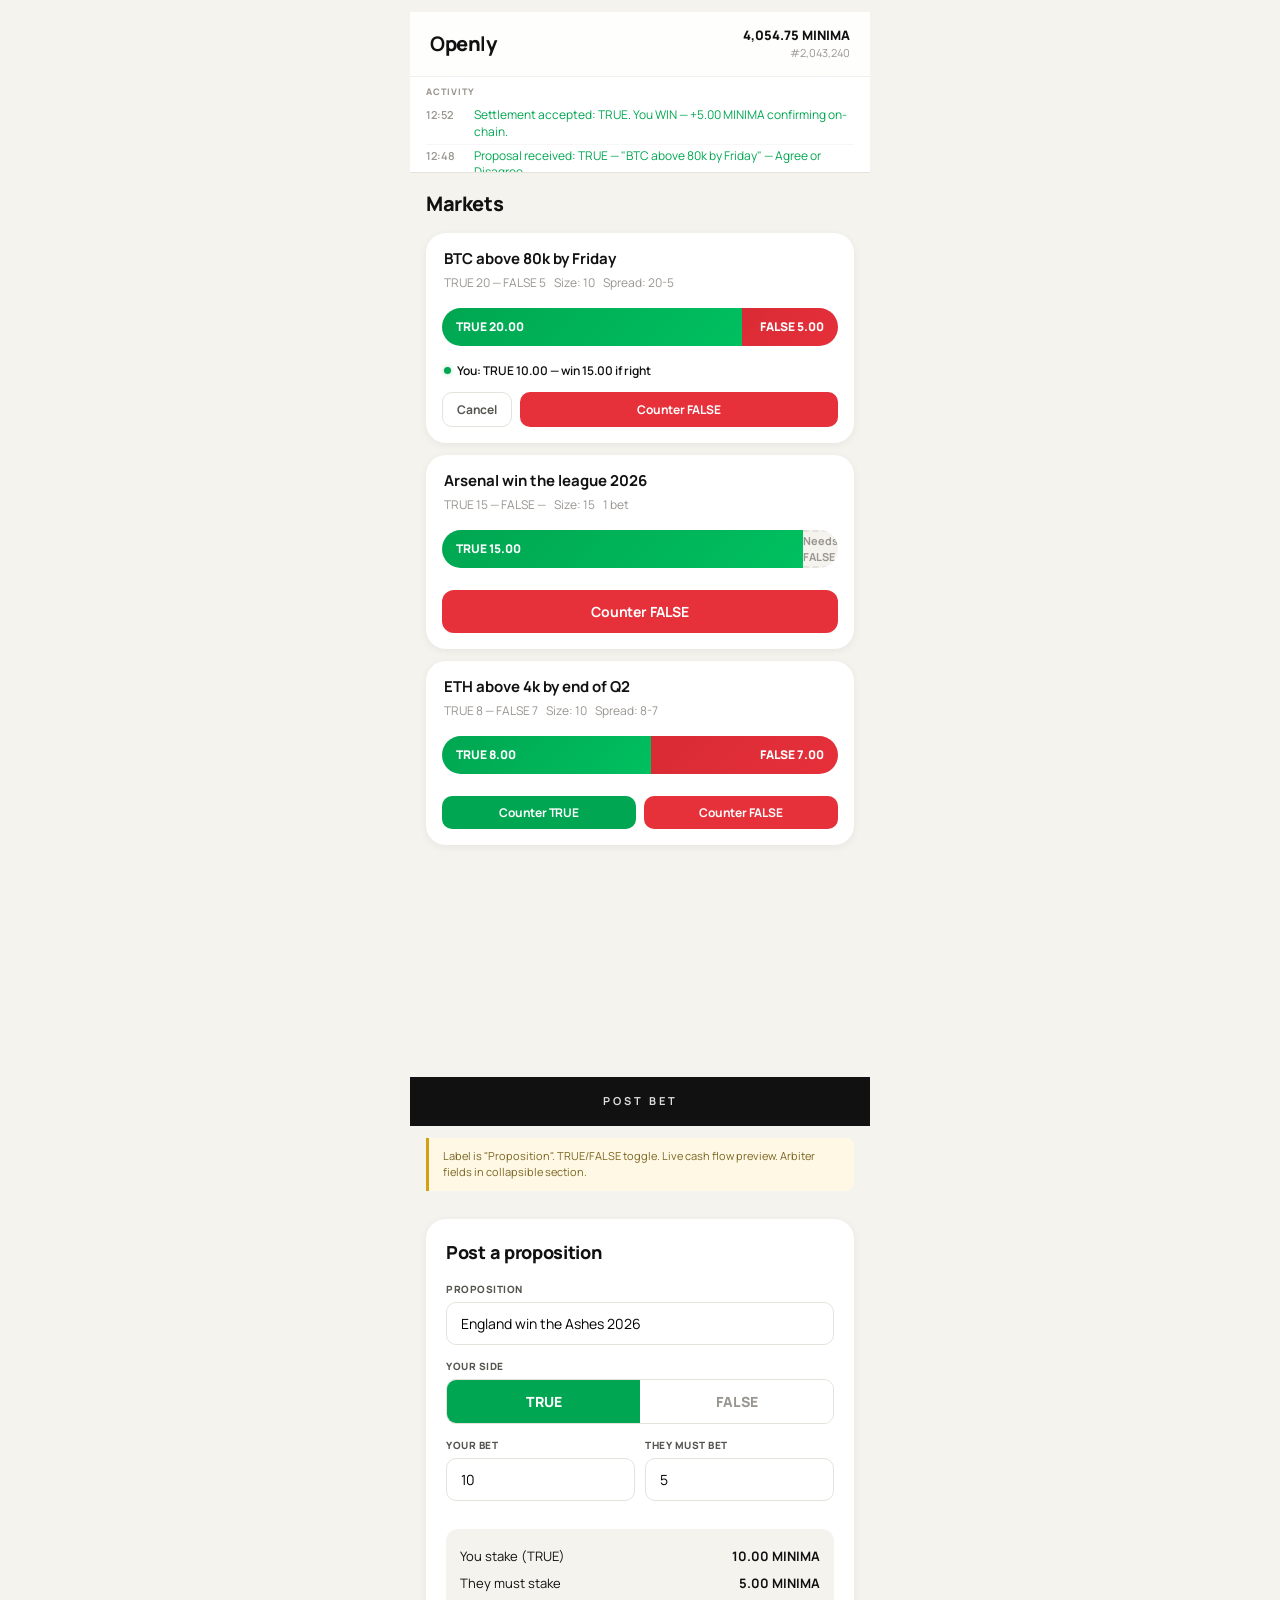
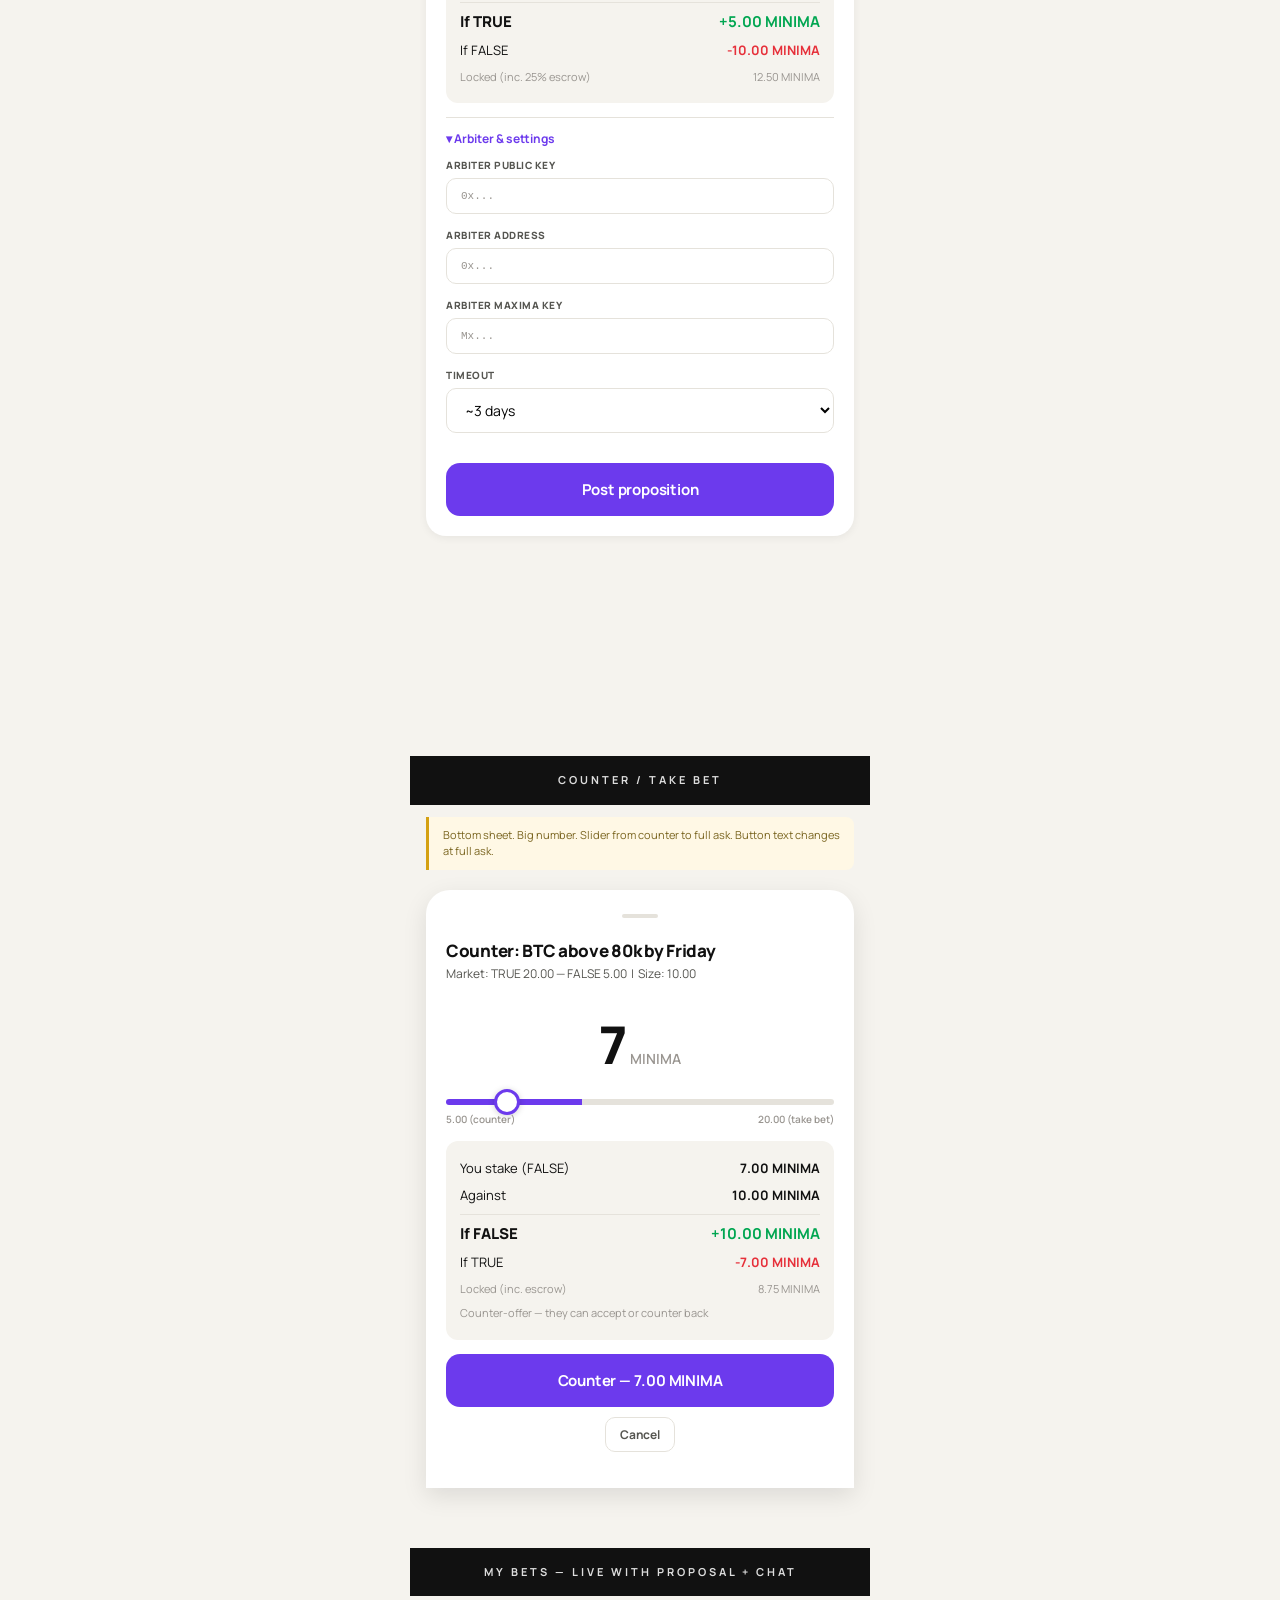
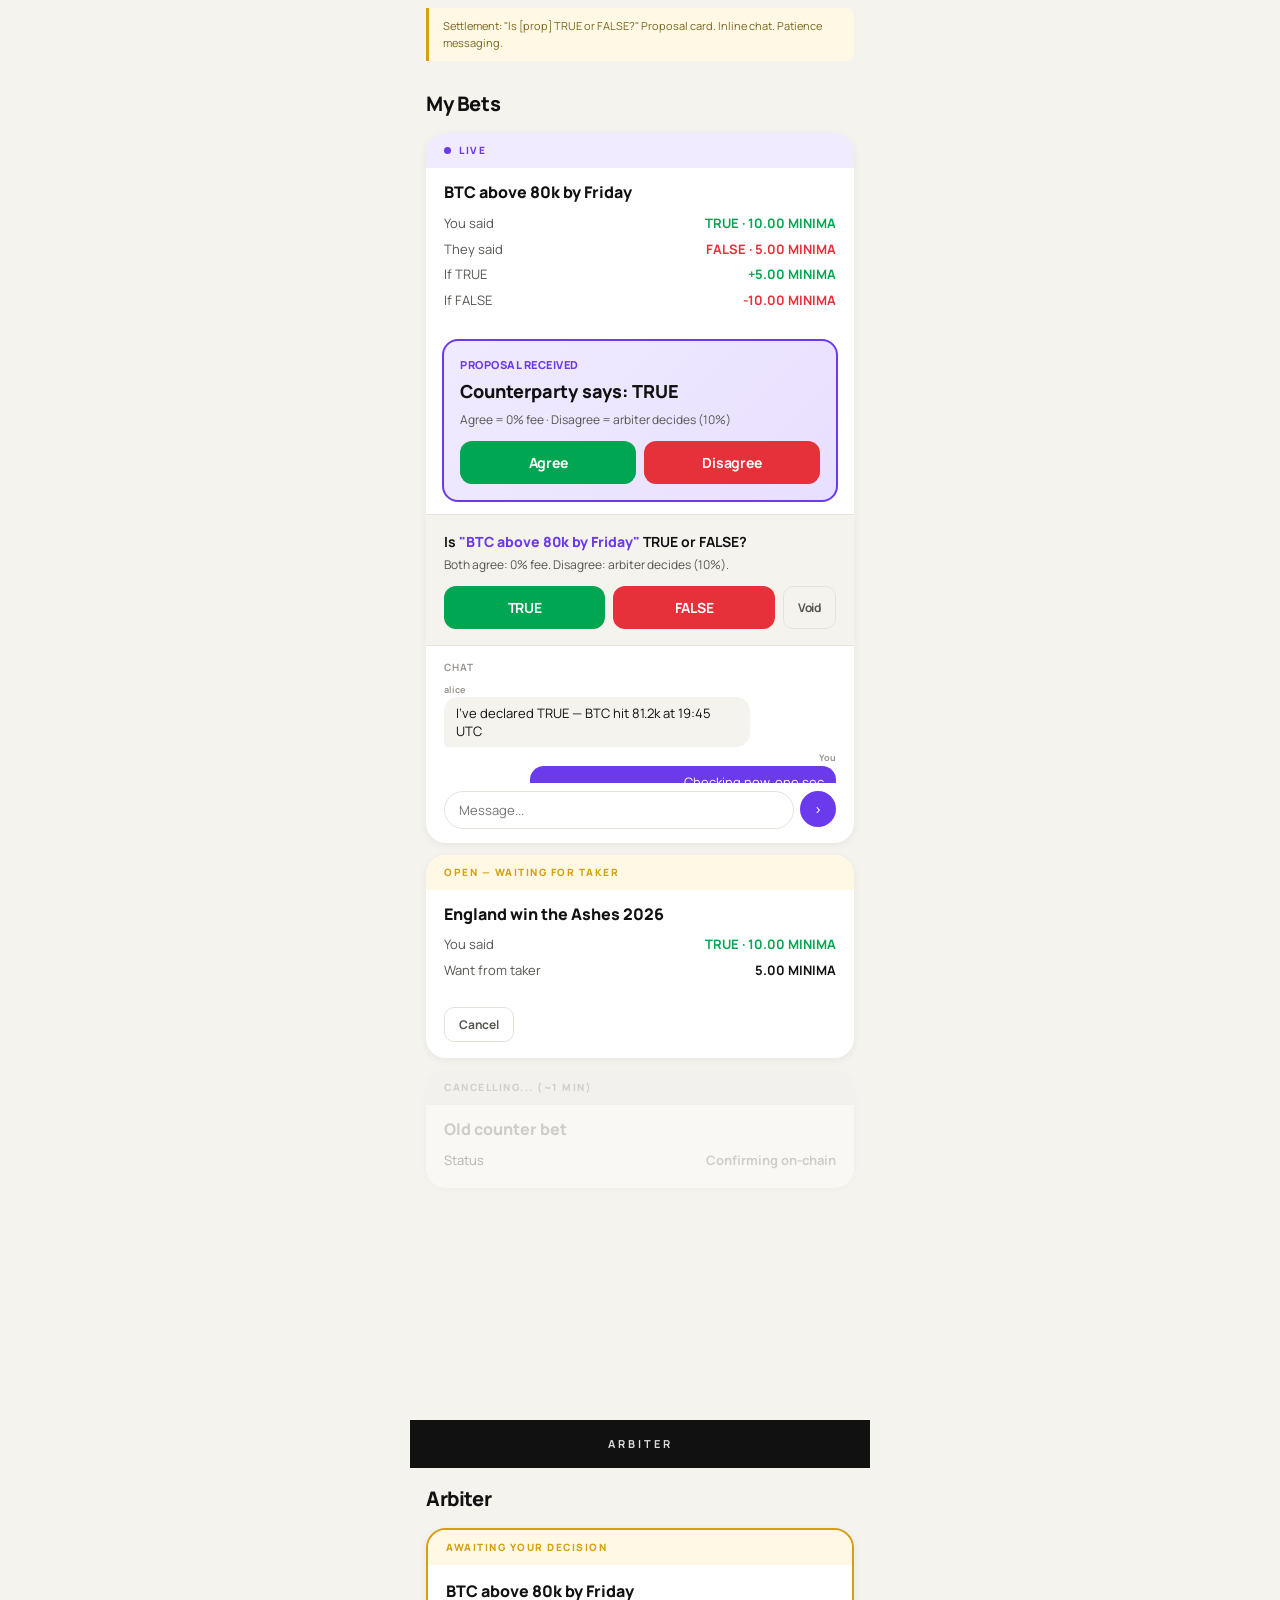
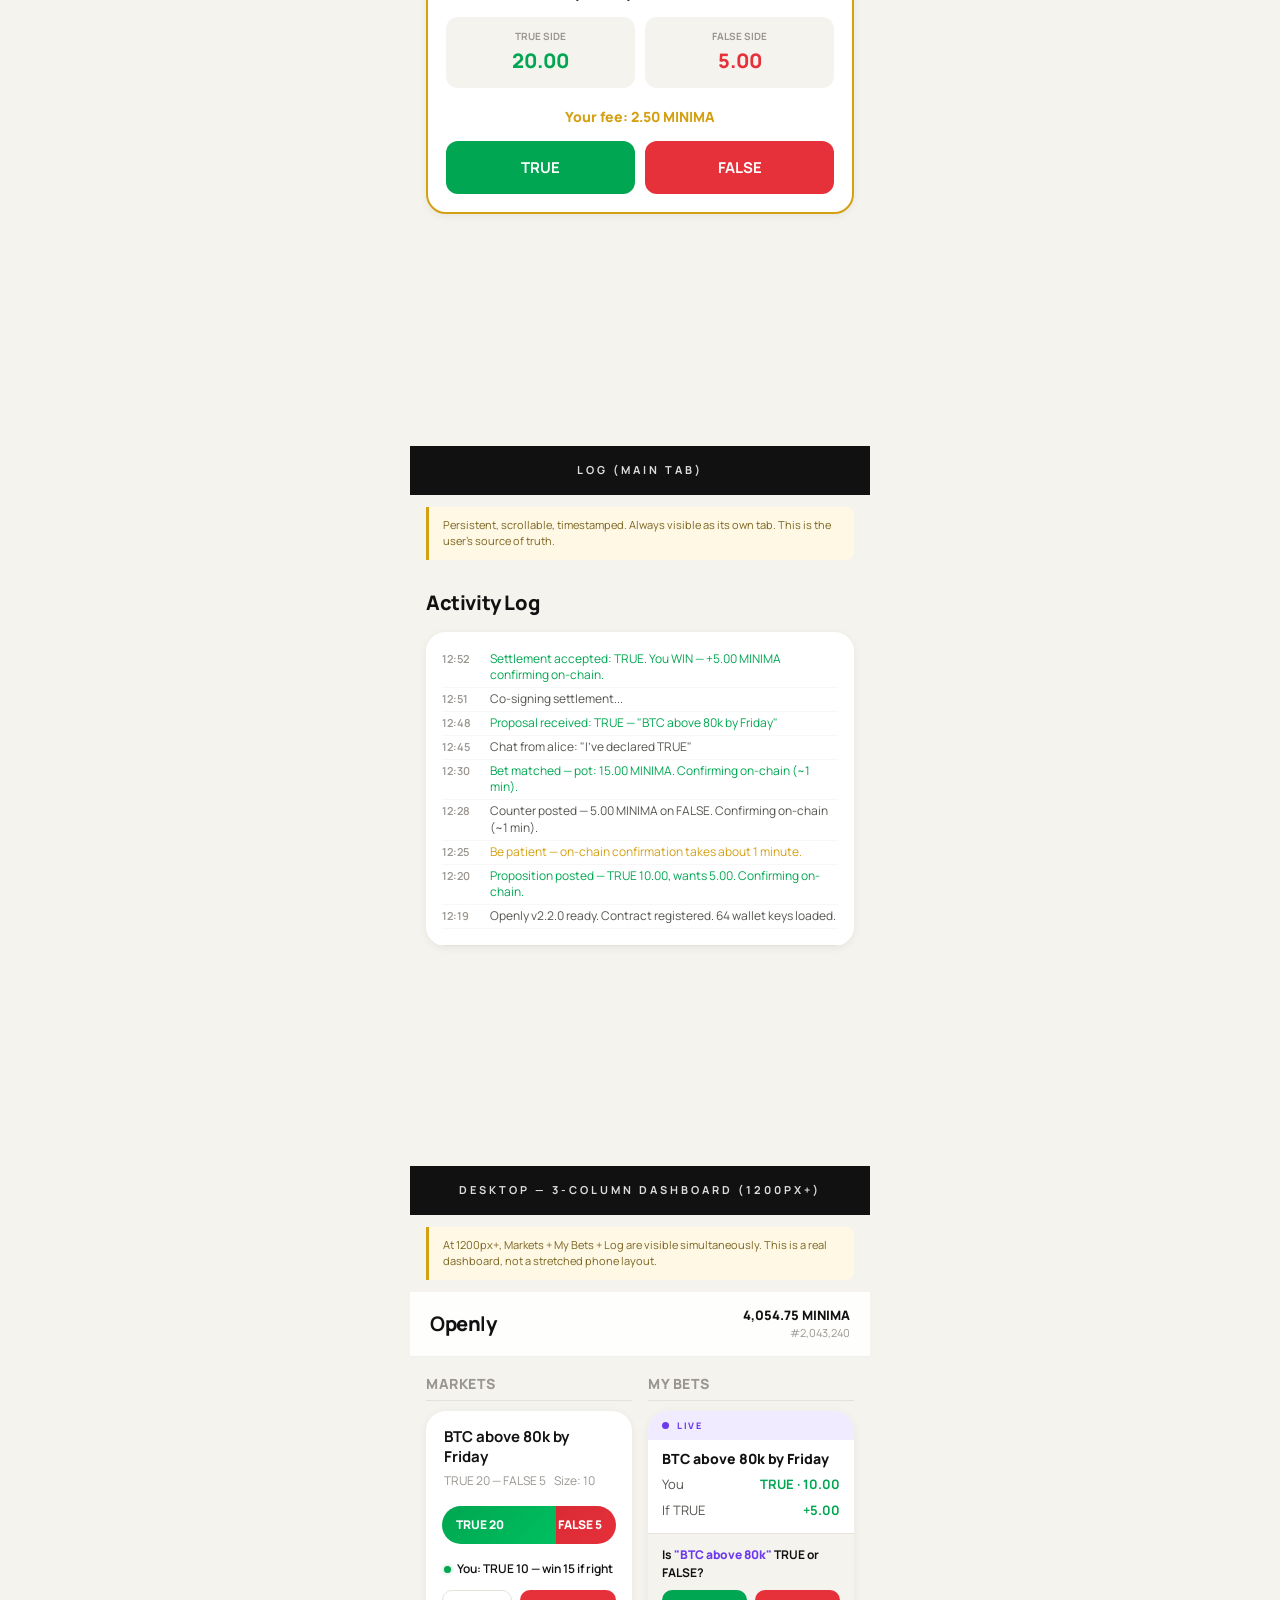
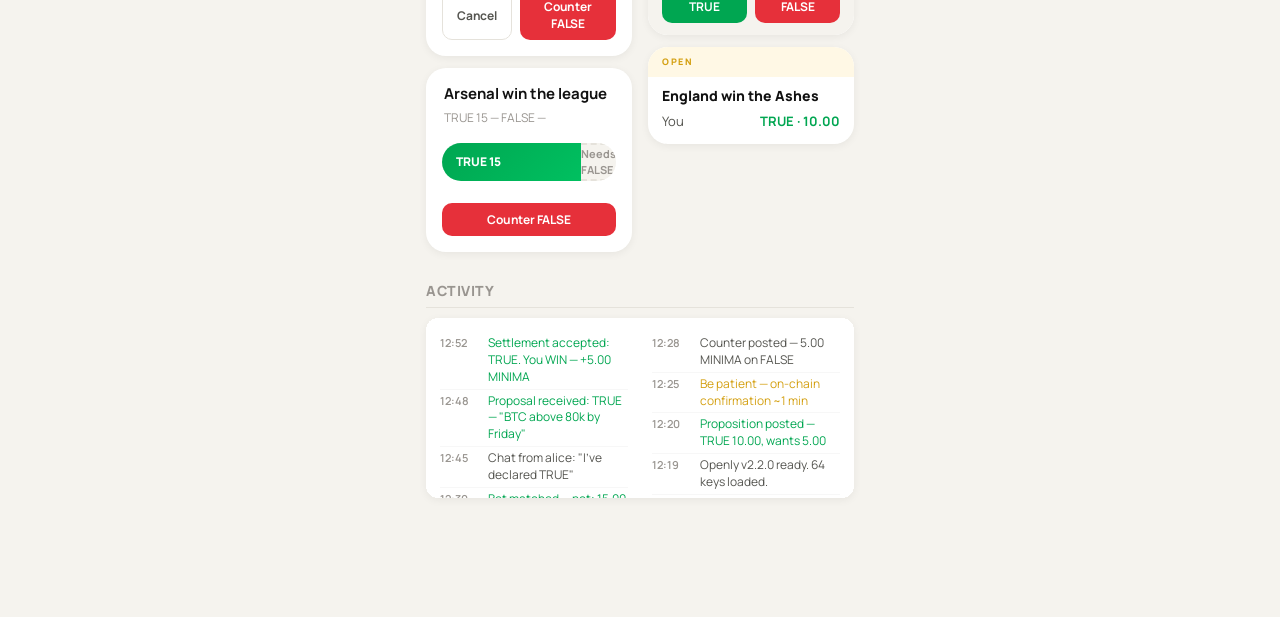
<file: mockup-v4.html>
<!DOCTYPE html>
<html lang="en">
<head>
<meta charset="UTF-8">
<meta name="viewport" content="width=device-width, initial-scale=1.0">
<title>Openly — Design Mockup v4</title>
<link href="https://fonts.googleapis.com/css2?family=Manrope:wght@400;500;600;700;800&display=swap" rel="stylesheet">
<style>
/* ================================================================
   OPENLY — Design System
   ================================================================ */
:root {
    --bg: #F5F3EE;
    --card: #FFFFFF;
    --border: #E5E2DB;
    --text: #111111;
    --dim: #555550;
    --muted: #999590;
    --true: #00A651;
    --true-soft: #DBFBE8;
    --false: #E6303A;
    --false-soft: #FFE0E2;
    --accent: #6C3AED;
    --accent-soft: #F0EBFF;
    --gold: #D4A012;
    --gold-soft: #FFF8E5;
    --shadow: 0 2px 8px rgba(0,0,0,0.06);
    --shadow-lg: 0 8px 24px rgba(0,0,0,0.10);
    --r: 20px;
    --rs: 12px;
}
*{box-sizing:border-box;margin:0;padding:0;}
body{font-family:'Manrope',sans-serif;background:var(--bg);color:var(--text);max-width:460px;margin:0 auto;min-height:100vh;font-size:15px;line-height:1.5;-webkit-font-smoothing:antialiased;}

/* -- Notes (mockup only) -- */
.divider{background:#111;color:#ddd;text-align:center;padding:16px 20px;font-size:11px;font-weight:700;text-transform:uppercase;letter-spacing:3px;margin-top:60px;}
.divider:first-child{margin-top:0;}
.note{background:#FFF8E5;border-left:3px solid var(--gold);padding:10px 14px;font-size:11px;color:#7A6520;margin:12px 16px;border-radius:0 8px 8px 0;line-height:1.5;}

/* ================================================================
   ONBOARDING
   ================================================================ */
.onboard{min-height:100vh;display:flex;flex-direction:column;justify-content:flex-end;padding:40px 32px 48px;color:white;position:relative;overflow:hidden;}
.onboard--1{background:linear-gradient(160deg,#0D0D1A 0%,#1A1040 40%,#2D1B69 100%);}
.onboard--2{background:linear-gradient(160deg,#0A2A1A 0%,#0D4A2D 40%,#1A6B45 100%);}
.onboard--3{background:linear-gradient(160deg,#1A0A0A 0%,#3A1515 40%,#5A2020 100%);}
.onboard__glow{position:absolute;width:280px;height:280px;border-radius:50%;filter:blur(80px);opacity:0.25;}
.onboard--1 .onboard__glow{background:#6C3AED;top:15%;right:-15%;}
.onboard--2 .onboard__glow{background:#00A651;top:20%;left:-15%;}
.onboard--3 .onboard__glow{background:#E6303A;bottom:25%;right:-10%;}
.onboard__icon{font-size:56px;margin-bottom:24px;opacity:0.9;}
.onboard__brand{font-size:14px;font-weight:700;letter-spacing:2px;text-transform:uppercase;opacity:0.5;margin-bottom:24px;}
.onboard__title{font-size:32px;font-weight:800;line-height:1.15;letter-spacing:-0.8px;margin-bottom:14px;}
.onboard__body{font-size:15px;line-height:1.65;opacity:0.75;margin-bottom:36px;max-width:320px;}
.onboard__body strong{opacity:1;font-weight:700;}
.onboard__dots{display:flex;gap:6px;margin-bottom:20px;}
.onboard__dot{width:8px;height:8px;border-radius:50%;background:rgba(255,255,255,0.25);}
.onboard__dot.on{background:white;width:28px;border-radius:4px;}
.onboard__btn{display:block;width:100%;padding:18px;border-radius:14px;font-family:inherit;font-size:16px;font-weight:800;border:none;cursor:pointer;background:white;color:#111;text-align:center;letter-spacing:-0.3px;}

/* ================================================================
   TOP BAR
   ================================================================ */
.topbar{display:flex;justify-content:space-between;align-items:center;padding:14px 20px;background:rgba(255,255,255,0.88);backdrop-filter:blur(20px);-webkit-backdrop-filter:blur(20px);border-bottom:1px solid rgba(0,0,0,0.06);position:sticky;top:0;z-index:100;}
.topbar__brand{font-weight:800;font-size:20px;letter-spacing:-0.5px;}
.topbar__right{text-align:right;}
.topbar__bal{font-size:13px;font-weight:800;}
.topbar__sub{font-size:11px;color:var(--muted);}

/* ================================================================
   BOTTOM NAV — no emoji, SVG icons
   ================================================================ */
.bnav{position:fixed;bottom:0;left:0;right:0;max-width:460px;margin:0 auto;display:flex;background:rgba(255,255,255,0.92);backdrop-filter:blur(20px);-webkit-backdrop-filter:blur(20px);border-top:1px solid var(--border);padding:4px 0 max(env(safe-area-inset-bottom),6px);z-index:100;}
.bnav__tab{flex:1;display:flex;flex-direction:column;align-items:center;gap:3px;padding:8px 0 4px;background:none;border:none;font-family:inherit;font-size:9px;font-weight:700;color:var(--muted);cursor:pointer;letter-spacing:0.3px;text-transform:uppercase;}
.bnav__tab.on{color:var(--accent);}
.bnav__tab svg{width:20px;height:20px;stroke-width:1.8;fill:none;stroke:currentColor;}
.bnav__tab.on svg{stroke-width:2.2;}

/* ================================================================
   MAIN
   ================================================================ */
.page{padding:16px 16px 160px;}
.page h2{font-size:20px;font-weight:800;letter-spacing:-0.4px;margin-bottom:14px;}

/* ================================================================
   MARKET CARD
   ================================================================ */
.mcard{background:var(--card);border-radius:var(--r);box-shadow:var(--shadow);margin-bottom:12px;overflow:hidden;}
.mcard__head{padding:16px 18px 6px;}
.mcard__prop{font-size:15px;font-weight:700;line-height:1.35;}
.mcard__meta{font-size:12px;color:var(--muted);margin-top:5px;display:flex;gap:8px;flex-wrap:wrap;}
.mcard__meta span{white-space:nowrap;}

/* Odds bar */
.obar{display:flex;margin:10px 16px;height:38px;border-radius:19px;overflow:hidden;box-shadow:inset 0 1px 2px rgba(0,0,0,0.06);}
.obar__t{background:linear-gradient(135deg,#00A651,#00C060);display:flex;align-items:center;padding:0 14px;color:white;font-weight:800;font-size:12px;white-space:nowrap;min-width:60px;}
.obar__f{background:linear-gradient(135deg,#D92B35,#E6303A);display:flex;align-items:center;justify-content:flex-end;padding:0 14px;color:white;font-weight:800;font-size:12px;white-space:nowrap;min-width:60px;}
.obar__empty{flex:1;background:var(--bg);display:flex;align-items:center;justify-content:center;color:var(--muted);font-size:11px;font-weight:700;border:2px dashed var(--border);border-left:none;border-right:none;}

/* Position */
.mcard__pos{display:flex;align-items:center;gap:6px;padding:6px 18px 0;font-size:12px;font-weight:600;}
.mcard__dot{width:7px;height:7px;border-radius:50%;}
.mcard__dot--t{background:var(--true);box-shadow:0 0 4px rgba(0,166,81,0.4);}
.mcard__dot--f{background:var(--false);box-shadow:0 0 4px rgba(230,48,58,0.4);}

/* Actions */
.mcard__actions{display:flex;gap:8px;padding:12px 16px 16px;}

/* ================================================================
   BUTTONS
   ================================================================ */
.btn{display:inline-flex;align-items:center;justify-content:center;padding:12px 20px;border-radius:12px;font-family:inherit;font-size:14px;font-weight:700;border:none;cursor:pointer;letter-spacing:-0.2px;transition:transform 0.1s;}
.btn:active{transform:scale(0.97);}
.btn--t{background:var(--true);color:white;}
.btn--f{background:var(--false);color:white;}
.btn--accent{background:var(--accent);color:white;}
.btn--ghost{background:transparent;color:var(--dim);border:1.5px solid var(--border);}
.btn--sm{padding:8px 14px;font-size:12px;border-radius:10px;}
.btn--big{width:100%;padding:16px;font-size:15px;border-radius:14px;}
.btn--disabled{opacity:0.35;pointer-events:none;}
.btn--flex{flex:1;}

/* ================================================================
   LIVE BET
   ================================================================ */
.live{background:var(--card);border-radius:var(--r);box-shadow:var(--shadow);margin-bottom:12px;overflow:hidden;}
.live__tag{padding:10px 18px;font-size:10px;font-weight:800;text-transform:uppercase;letter-spacing:1.5px;display:flex;align-items:center;gap:8px;}
.live__tag--on{background:var(--accent-soft);color:var(--accent);}
.live__tag--open{background:var(--gold-soft);color:var(--gold);}
.live__tag--cancel{background:#eee;color:#999;}
.live__pulse{width:7px;height:7px;border-radius:50%;background:var(--accent);animation:pulse 2s ease infinite;}
@keyframes pulse{0%,100%{box-shadow:0 0 0 0 rgba(108,58,237,0.35);}50%{box-shadow:0 0 0 7px rgba(108,58,237,0);}}
.live__prop{padding:14px 18px 4px;font-size:16px;font-weight:800;line-height:1.3;}
.live__rows{padding:4px 18px 14px;}
.live__row{display:flex;justify-content:space-between;font-size:13px;padding:3px 0;}
.live__row dt{color:var(--dim);}
.live__row dd{font-weight:700;}

/* Settlement */
.settle{padding:16px 18px;background:var(--bg);border-top:1px solid var(--border);}
.settle__q{font-size:14px;font-weight:700;margin-bottom:4px;}
.settle__q em{font-style:normal;color:var(--accent);font-weight:800;}
.settle__sub{font-size:12px;color:var(--dim);margin-bottom:12px;}
.settle__btns{display:flex;gap:8px;}

/* Proposal */
.proposal{margin:12px 16px;padding:16px;background:linear-gradient(135deg,var(--accent-soft),#E8DFFF);border-radius:16px;border:2px solid var(--accent);position:relative;}
.proposal__label{font-size:11px;font-weight:800;color:var(--accent);text-transform:uppercase;letter-spacing:0.5px;}
.proposal__verdict{font-size:18px;font-weight:800;margin:4px 0 6px;}
.proposal__fee{font-size:12px;color:var(--dim);margin-bottom:12px;}
.proposal__btns{display:flex;gap:8px;}

/* Chat */
.chatbox{border-top:1px solid var(--border);padding:14px 18px;}
.chatbox__label{font-size:10px;font-weight:700;color:var(--muted);text-transform:uppercase;letter-spacing:1px;margin-bottom:8px;}
.chatbox__msgs{max-height:100px;overflow-y:auto;margin-bottom:8px;}
.bubble{max-width:78%;padding:7px 12px;border-radius:14px;font-size:13px;margin-bottom:4px;line-height:1.4;}
.bubble--them{background:var(--bg);border-bottom-left-radius:4px;}
.bubble--me{background:var(--accent);color:white;margin-left:auto;border-bottom-right-radius:4px;}
.bubble__name{font-size:9px;font-weight:700;color:var(--muted);margin-bottom:1px;}
.chatbox__input{display:flex;gap:6px;}
.chatbox__field{flex:1;padding:9px 14px;border:1.5px solid var(--border);border-radius:20px;font-family:inherit;font-size:13px;outline:none;background:var(--card);}
.chatbox__field:focus{border-color:var(--accent);}
.chatbox__send{width:36px;height:36px;border-radius:50%;background:var(--accent);color:white;border:none;font-size:14px;cursor:pointer;display:flex;align-items:center;justify-content:center;}

/* ================================================================
   POST FORM
   ================================================================ */
.postform{background:var(--card);border-radius:var(--r);padding:20px;box-shadow:var(--shadow);}
.postform__title{font-size:18px;font-weight:800;margin-bottom:16px;letter-spacing:-0.3px;}
.fg{margin-bottom:14px;}
.fg label{display:block;font-size:10px;font-weight:800;color:var(--dim);text-transform:uppercase;letter-spacing:0.5px;margin-bottom:5px;}
.fg input,.fg select{width:100%;padding:11px 14px;border:1.5px solid var(--border);border-radius:10px;font-family:inherit;font-size:14px;outline:none;background:var(--card);}
.fg input:focus{border-color:var(--accent);}
.fg input::placeholder{color:var(--muted);}
.fg--mono input{font-size:11px;font-family:'SF Mono',monospace;}
.fg--row{display:grid;grid-template-columns:1fr 1fr;gap:10px;}
.side-tog{display:flex;border-radius:10px;overflow:hidden;border:1.5px solid var(--border);}
.side-tog__btn{flex:1;padding:11px;border:none;font-family:inherit;font-size:14px;font-weight:800;cursor:pointer;background:var(--card);color:var(--muted);text-align:center;}
.side-tog__btn.on--t{background:var(--true);color:white;}
.side-tog__btn.on--f{background:var(--false);color:white;}
.preview{background:var(--bg);border-radius:var(--rs);padding:14px;margin:14px 0;}
.preview__row{display:flex;justify-content:space-between;padding:4px 0;font-size:13px;}
.preview__row--big{font-size:15px;font-weight:800;padding:8px 0 4px;border-top:1.5px solid var(--border);margin-top:4px;}
.preview__t{color:var(--true);}
.preview__f{color:var(--false);}
.advanced{margin-top:12px;border-top:1px solid var(--border);padding-top:12px;}
.advanced__toggle{font-size:12px;font-weight:700;color:var(--accent);cursor:pointer;margin-bottom:10px;}

/* ================================================================
   COUNTER SHEET
   ================================================================ */
.sheet{background:var(--card);border-radius:24px 24px 0 0;padding:24px 20px 36px;box-shadow:var(--shadow-lg);margin:20px 16px 0;}
.sheet__pill{width:36px;height:4px;background:var(--border);border-radius:2px;margin:0 auto 20px;}
.sheet__title{font-size:17px;font-weight:800;letter-spacing:-0.3px;margin-bottom:2px;}
.sheet__market{font-size:12px;color:var(--dim);margin-bottom:20px;}
.bignumber{text-align:center;padding:16px 0;}
.bignumber__val{font-size:52px;font-weight:800;letter-spacing:-2px;line-height:1;}
.bignumber__unit{font-size:14px;color:var(--muted);font-weight:600;margin-left:2px;}
input[type="range"]{-webkit-appearance:none;width:100%;height:6px;border-radius:3px;background:linear-gradient(to right,var(--accent) 35%,var(--border) 35%);outline:none;margin:12px 0 6px;}
input[type="range"]::-webkit-slider-thumb{-webkit-appearance:none;width:26px;height:26px;border-radius:50%;background:white;box-shadow:0 1px 6px rgba(0,0,0,0.18);border:3px solid var(--accent);cursor:pointer;}
.slider-labels{display:flex;justify-content:space-between;font-size:10px;color:var(--muted);font-weight:600;}

/* ================================================================
   ARBITER
   ================================================================ */
.arb{background:var(--card);border-radius:var(--r);box-shadow:var(--shadow);margin-bottom:12px;overflow:hidden;border:2px solid var(--gold);}
.arb__tag{padding:10px 18px;background:var(--gold-soft);font-size:10px;font-weight:800;color:var(--gold);text-transform:uppercase;letter-spacing:1.5px;}
.arb__prop{padding:14px 18px 6px;font-size:16px;font-weight:800;}
.arb__grid{display:grid;grid-template-columns:1fr 1fr;gap:10px;padding:8px 18px;}
.arb__side{background:var(--bg);border-radius:var(--rs);padding:12px;text-align:center;}
.arb__side-label{font-size:10px;color:var(--muted);font-weight:700;text-transform:uppercase;}
.arb__side-val{font-size:20px;font-weight:800;margin-top:2px;}
.arb__fee{text-align:center;padding:10px 18px;font-size:14px;font-weight:800;color:var(--gold);}
.arb__btns{display:flex;gap:10px;padding:4px 18px 18px;}

/* ================================================================
   PERSISTENT LOG
   ================================================================ */
.logpanel{background:var(--card);border-bottom:1px solid var(--border);padding:8px 16px;max-height:96px;overflow-y:auto;font-size:12px;}
.logpanel__title{font-size:9px;font-weight:800;color:var(--muted);text-transform:uppercase;letter-spacing:1px;margin-bottom:6px;}
.logrow{display:flex;gap:8px;padding:3px 0;font-size:12px;line-height:1.4;border-bottom:1px solid rgba(0,0,0,0.03);}
.logrow__time{color:var(--muted);font-weight:600;white-space:nowrap;min-width:40px;font-size:11px;}
.logrow__msg{flex:1;color:var(--dim);}
.logrow--ok .logrow__msg{color:var(--true);}
.logrow--err .logrow__msg{color:var(--false);}
.logrow--warn .logrow__msg{color:var(--gold);}

/* ================================================================
   DESKTOP DASHBOARD
   ================================================================ */
.dashboard{display:grid;gap:16px;padding:16px;}
.dashboard--3{grid-template-columns:1fr 1fr;grid-template-rows:auto auto;}
.dashboard--3 .dash__col--log{grid-column:1 / -1;}
.dash__col{min-width:0;}
.dash__col h3{font-size:14px;font-weight:800;text-transform:uppercase;letter-spacing:0.5px;color:var(--muted);margin-bottom:10px;padding-bottom:6px;border-bottom:1.5px solid var(--border);}

/* ================================================================
   UTILITY
   ================================================================ */
.empty{text-align:center;padding:32px 20px;color:var(--muted);font-size:14px;font-weight:600;}
</style>
</head>
<body>

<!-- ============================================================
     ONBOARDING 1 (was slide 3)
     ============================================================ -->
<div class="divider">Onboarding — Slide 1</div>
<div class="note">Old slide 1 removed. Old slide 3 becomes slide 1. Brand: O·P·L bold in Openly.</div>

<div class="onboard onboard--3">
    <div class="onboard__glow"></div>
    <div class="onboard__brand"><b>O</b>pen<b>l</b>y</div>
    <div style="font-size:10px;font-weight:500;letter-spacing:3px;text-transform:none;opacity:0.35;margin-top:4px;"><b>O</b>pen<b>P</b>rop<b>L</b>ock</div>
    <div class="onboard__icon">▣</div>
    <div class="onboard__title">No house.<br>No middleman.<br>No loophole.</div>
    <div class="onboard__body">
        Self-settle and keep everything — <strong>0% fee</strong>. Disagree? An arbiter decides for 10%. Powered by Minima — the blockchain that runs on your phone.
    </div>
    <div class="onboard__dots"><div class="onboard__dot on"></div><div class="onboard__dot"></div><div class="onboard__dot"></div></div>
    <button class="onboard__btn">Next</button>
</div>

<!-- ============================================================
     ONBOARDING 2
     ============================================================ -->
<div class="divider">Onboarding — Slide 2</div>

<div class="onboard onboard--2">
    <div class="onboard__glow"></div>
    <div class="onboard__brand"><b>O</b>pen<b>l</b>y</div>
    <div style="font-size:10px;font-weight:500;letter-spacing:3px;text-transform:none;opacity:0.35;margin-top:4px;"><b>O</b>pen<b>P</b>rop<b>L</b>ock</div>
    <div class="onboard__icon">⚖</div>
    <div class="onboard__title">Skin in the game.</div>
    <div class="onboard__body">
        Both sides stake 125% of the bet. The extra 25% is <strong>honesty insurance</strong> — held in escrow to encourage truthful declarations. Bluffing costs you.<br><br>
        Choose your own arbiter who decides if you disagree. Invoke the arbiter and risk your honesty escrow (25%) and give up 10% of the total. <strong>Declare honestly</strong> and enjoy trustless, permissionless, fee-free, safe, fair gambling. Playing by your rules — enforced by smart contract immutable code.
    </div>
    <div class="onboard__dots"><div class="onboard__dot"></div><div class="onboard__dot on"></div><div class="onboard__dot"></div></div>
    <button class="onboard__btn">Next</button>
</div>

<!-- ============================================================
     ONBOARDING 3
     ============================================================ -->
<div class="divider">Onboarding — Slide 3</div>

<div class="onboard onboard--1">
    <div class="onboard__glow"></div>
    <div class="onboard__brand"><b>O</b>pen<b>l</b>y</div>
    <div style="font-size:10px;font-weight:500;letter-spacing:3px;text-transform:none;opacity:0.35;margin-top:4px;"><b>O</b>pen<b>P</b>rop<b>L</b>ock</div>
    <div class="onboard__icon">◎</div>
    <div class="onboard__title">Propose anything.<br>Bet anyone.<br>Trust no one.</div>
    <div class="onboard__body">
        <strong>Trust not required.</strong> The smart contract holds everything until reality decides. No platform takes a cut. No operator can freeze your funds. No counterparty can walk away.
    </div>
    <div class="onboard__dots"><div class="onboard__dot"></div><div class="onboard__dot"></div><div class="onboard__dot on"></div></div>
    <button class="onboard__btn">Start betting</button>
</div>

<!-- ============================================================
     MARKETS
     ============================================================ -->
<div class="divider">Markets</div>
<div class="note">Propositions with TRUE/FALSE odds bar. Market format: "TRUE X — FALSE Y | Size Z". Persistent log at bottom.</div>

<div class="topbar">
    <div class="topbar__brand"><b>O</b>pen<b>l</b>y</div>
    <div class="topbar__right">
        <div class="topbar__bal">4,054.75 MINIMA</div>
        <div class="topbar__sub">#2,043,240</div>
    </div>
</div>

<!-- Persistent log — sits ABOVE main content, below topbar. Always visible, 4 lines, scrollable -->
<div class="logpanel">
    <div class="logpanel__title">Activity</div>
    <div class="logrow logrow--ok"><span class="logrow__time">12:52</span><span class="logrow__msg">Settlement accepted: TRUE. You WIN — +5.00 MINIMA confirming on-chain.</span></div>
    <div class="logrow logrow--ok"><span class="logrow__time">12:48</span><span class="logrow__msg">Proposal received: TRUE — "BTC above 80k by Friday" — Agree or Disagree</span></div>
    <div class="logrow"><span class="logrow__time">12:45</span><span class="logrow__msg">Chat from alice: "I've declared TRUE"</span></div>
    <div class="logrow logrow--ok"><span class="logrow__time">12:30</span><span class="logrow__msg">Bet matched — pot: 15.00 MINIMA. Confirming on-chain (~1 min).</span></div>
    <div class="logrow"><span class="logrow__time">12:28</span><span class="logrow__msg">Counter posted — 5.00 MINIMA on FALSE. Confirming on-chain (~1 min).</span></div>
    <div class="logrow logrow--warn"><span class="logrow__time">12:25</span><span class="logrow__msg">Be patient — on-chain confirmation takes about 1 minute.</span></div>
    <div class="logrow logrow--ok"><span class="logrow__time">12:20</span><span class="logrow__msg">Proposition posted — TRUE 10.00, wants 5.00. Confirming on-chain.</span></div>
    <div class="logrow"><span class="logrow__time">12:19</span><span class="logrow__msg">Openly v2.2.0 ready. Contract registered. 64 wallet keys loaded.</span></div>
</div>

<div class="page">
    <h2>Markets</h2>

    <!-- Card: Both sides, user has position -->
    <div class="mcard">
        <div class="mcard__head">
            <div class="mcard__prop">BTC above 80k by Friday</div>
            <div class="mcard__meta">
                <span>TRUE 20 — FALSE 5</span>
                <span>Size: 10</span>
                <span>Spread: 20-5</span>
            </div>
        </div>
        <div class="obar">
            <div class="obar__t" style="flex:20">TRUE 20.00</div>
            <div class="obar__f" style="flex:5">FALSE 5.00</div>
        </div>
        <div class="mcard__pos">
            <div class="mcard__dot mcard__dot--t"></div>
            <span>You: TRUE 10.00 — win 15.00 if right</span>
        </div>
        <div class="mcard__actions">
            <button class="btn btn--ghost btn--sm">Cancel</button>
            <button class="btn btn--f btn--sm btn--flex">Counter FALSE</button>
        </div>
    </div>

    <!-- Card: Only TRUE side -->
    <div class="mcard">
        <div class="mcard__head">
            <div class="mcard__prop">Arsenal win the league 2026</div>
            <div class="mcard__meta">
                <span>TRUE 15 — FALSE —</span>
                <span>Size: 15</span>
                <span>1 bet</span>
            </div>
        </div>
        <div class="obar">
            <div class="obar__t" style="flex:15">TRUE 15.00</div>
            <div class="obar__empty">Needs FALSE</div>
        </div>
        <div class="mcard__actions">
            <button class="btn btn--f btn--flex">Counter FALSE</button>
        </div>
    </div>

    <!-- Card: Tight spread, no position -->
    <div class="mcard">
        <div class="mcard__head">
            <div class="mcard__prop">ETH above 4k by end of Q2</div>
            <div class="mcard__meta">
                <span>TRUE 8 — FALSE 7</span>
                <span>Size: 10</span>
                <span>Spread: 8-7</span>
            </div>
        </div>
        <div class="obar">
            <div class="obar__t" style="flex:8">TRUE 8.00</div>
            <div class="obar__f" style="flex:7">FALSE 7.00</div>
        </div>
        <div class="mcard__actions">
            <button class="btn btn--t btn--sm btn--flex">Counter TRUE</button>
            <button class="btn btn--f btn--sm btn--flex">Counter FALSE</button>
        </div>
    </div>
</div>

<!-- Bottom nav -->
<div class="bnav">
    <button class="bnav__tab on">
        <svg viewBox="0 0 24 24"><rect x="3" y="3" width="7" height="7" rx="1.5"/><rect x="14" y="3" width="7" height="7" rx="1.5"/><rect x="3" y="14" width="7" height="7" rx="1.5"/><rect x="14" y="14" width="7" height="7" rx="1.5"/></svg>
        Markets
    </button>
    <button class="bnav__tab">
        <svg viewBox="0 0 24 24"><circle cx="12" cy="12" r="9"/><path d="M12 8v8M8 12h8"/></svg>
        Post
    </button>
    <button class="bnav__tab">
        <svg viewBox="0 0 24 24"><path d="M19 21l-7-5-7 5V5a2 2 0 012-2h10a2 2 0 012 2z"/></svg>
        My Bets
    </button>
    <button class="bnav__tab">
        <svg viewBox="0 0 24 24"><path d="M4 6h16M4 12h16M4 18h16"/></svg>
        Log
    </button>
    <button class="bnav__tab">
        <svg viewBox="0 0 24 24"><circle cx="12" cy="5" r="1.5"/><circle cx="12" cy="12" r="1.5"/><circle cx="12" cy="19" r="1.5"/></svg>
        More
    </button>
</div>

<!-- ============================================================
     POST FORM
     ============================================================ -->
<div class="divider">Post Bet</div>
<div class="note">Label is "Proposition". TRUE/FALSE toggle. Live cash flow preview. Arbiter fields in collapsible section.</div>

<div class="page">
    <div class="postform">
        <div class="postform__title">Post a proposition</div>

        <div class="fg">
            <label>Proposition</label>
            <input placeholder="e.g. BTC above 80k by Friday" value="England win the Ashes 2026">
        </div>

        <div class="fg">
            <label>Your side</label>
            <div class="side-tog">
                <div class="side-tog__btn on--t">TRUE</div>
                <div class="side-tog__btn">FALSE</div>
            </div>
        </div>

        <div class="fg--row">
            <div class="fg">
                <label>Your bet</label>
                <input type="number" value="10">
            </div>
            <div class="fg">
                <label>They must bet</label>
                <input type="number" value="5">
            </div>
        </div>

        <div class="preview">
            <div class="preview__row"><span>You stake (TRUE)</span><strong>10.00 MINIMA</strong></div>
            <div class="preview__row"><span>They must stake</span><strong>5.00 MINIMA</strong></div>
            <div class="preview__row preview__row--big"><span>If TRUE</span><strong class="preview__t">+5.00 MINIMA</strong></div>
            <div class="preview__row"><span>If FALSE</span><strong class="preview__f">-10.00 MINIMA</strong></div>
            <div class="preview__row" style="font-size:11px;color:var(--muted)"><span>Locked (inc. 25% escrow)</span><span>12.50 MINIMA</span></div>
        </div>

        <div class="advanced">
            <div class="advanced__toggle">▾ Arbiter &amp; settings</div>
            <div class="fg fg--mono">
                <label>Arbiter public key</label>
                <input placeholder="0x...">
            </div>
            <div class="fg fg--mono">
                <label>Arbiter address</label>
                <input placeholder="0x...">
            </div>
            <div class="fg fg--mono">
                <label>Arbiter Maxima key</label>
                <input placeholder="Mx...">
            </div>
            <div class="fg">
                <label>Timeout</label>
                <select style="width:100%;padding:11px 14px;border:1.5px solid var(--border);border-radius:10px;font-family:inherit;font-size:14px;">
                    <option>~21 hours</option>
                    <option selected>~3 days</option>
                    <option>~6 days</option>
                </select>
            </div>
        </div>

        <button class="btn btn--accent btn--big" style="margin-top:16px">Post proposition</button>
    </div>
</div>

<!-- ============================================================
     COUNTER SHEET
     ============================================================ -->
<div class="divider">Counter / Take Bet</div>
<div class="note">Bottom sheet. Big number. Slider from counter to full ask. Button text changes at full ask.</div>

<div class="sheet">
    <div class="sheet__pill"></div>
    <div class="sheet__title">Counter: BTC above 80k by Friday</div>
    <div class="sheet__market">Market: TRUE 20.00 — FALSE 5.00 &nbsp;|&nbsp; Size: 10.00</div>

    <div class="bignumber">
        <span class="bignumber__val">7</span>
        <span class="bignumber__unit">MINIMA</span>
    </div>

    <input type="range" min="5" max="20" value="7">
    <div class="slider-labels">
        <span>5.00 (counter)</span>
        <span>20.00 (take bet)</span>
    </div>

    <div class="preview">
        <div class="preview__row"><span>You stake (FALSE)</span><strong>7.00 MINIMA</strong></div>
        <div class="preview__row"><span>Against</span><strong>10.00 MINIMA</strong></div>
        <div class="preview__row preview__row--big"><span>If FALSE</span><strong class="preview__t">+10.00 MINIMA</strong></div>
        <div class="preview__row"><span>If TRUE</span><strong class="preview__f">-7.00 MINIMA</strong></div>
        <div class="preview__row" style="font-size:11px;color:var(--muted)"><span>Locked (inc. escrow)</span><span>8.75 MINIMA</span></div>
        <div class="preview__row" style="font-size:11px;color:var(--muted)"><span>Counter-offer — they can accept or counter back</span></div>
    </div>

    <button class="btn btn--accent btn--big">Counter — 7.00 MINIMA</button>
    <div style="text-align:center;margin-top:10px"><button class="btn btn--ghost btn--sm">Cancel</button></div>
</div>

<!-- ============================================================
     MY BETS — LIVE
     ============================================================ -->
<div class="divider">My Bets — Live with proposal + chat</div>
<div class="note">Settlement: "Is [prop] TRUE or FALSE?" Proposal card. Inline chat. Patience messaging.</div>

<div class="page">
    <h2>My Bets</h2>

    <div class="live">
        <div class="live__tag live__tag--on"><div class="live__pulse"></div>Live</div>
        <div class="live__prop">BTC above 80k by Friday</div>
        <div class="live__rows">
            <div class="live__row"><dt>You said</dt><dd style="color:var(--true)">TRUE · 10.00 MINIMA</dd></div>
            <div class="live__row"><dt>They said</dt><dd style="color:var(--false)">FALSE · 5.00 MINIMA</dd></div>
            <div class="live__row"><dt>If TRUE</dt><dd style="color:var(--true)">+5.00 MINIMA</dd></div>
            <div class="live__row"><dt>If FALSE</dt><dd style="color:var(--false)">-10.00 MINIMA</dd></div>
        </div>

        <!-- Proposal -->
        <div class="proposal">
            <div class="proposal__label">Proposal received</div>
            <div class="proposal__verdict">Counterparty says: TRUE</div>
            <div class="proposal__fee">Agree = 0% fee · Disagree = arbiter decides (10%)</div>
            <div class="proposal__btns">
                <button class="btn btn--t btn--flex">Agree</button>
                <button class="btn btn--f btn--flex">Disagree</button>
            </div>
        </div>

        <!-- Settlement -->
        <div class="settle">
            <div class="settle__q">Is <em>"BTC above 80k by Friday"</em> TRUE or FALSE?</div>
            <div class="settle__sub">Both agree: 0% fee. Disagree: arbiter decides (10%).</div>
            <div class="settle__btns">
                <button class="btn btn--t btn--flex">TRUE</button>
                <button class="btn btn--f btn--flex">FALSE</button>
                <button class="btn btn--ghost btn--sm">Void</button>
            </div>
        </div>

        <!-- Chat -->
        <div class="chatbox">
            <div class="chatbox__label">Chat</div>
            <div class="chatbox__msgs">
                <div class="bubble__name">alice</div>
                <div class="bubble bubble--them">I've declared TRUE — BTC hit 81.2k at 19:45 UTC</div>
                <div style="text-align:right"><div class="bubble__name" style="text-align:right">You</div>
                <div class="bubble bubble--me">Checking now, one sec</div></div>
            </div>
            <div class="chatbox__input">
                <input class="chatbox__field" placeholder="Message...">
                <button class="chatbox__send">›</button>
            </div>
        </div>
    </div>

    <!-- Open bet -->
    <div class="live">
        <div class="live__tag live__tag--open">Open — waiting for taker</div>
        <div class="live__prop">England win the Ashes 2026</div>
        <div class="live__rows">
            <div class="live__row"><dt>You said</dt><dd style="color:var(--true)">TRUE · 10.00 MINIMA</dd></div>
            <div class="live__row"><dt>Want from taker</dt><dd>5.00 MINIMA</dd></div>
        </div>
        <div style="padding:10px 18px 16px"><button class="btn btn--ghost btn--sm">Cancel</button></div>
    </div>

    <!-- Cancelling bet -->
    <div class="live" style="opacity:0.4;pointer-events:none;">
        <div class="live__tag live__tag--cancel">Cancelling... (~1 min)</div>
        <div class="live__prop" style="color:var(--muted)">Old counter bet</div>
        <div class="live__rows">
            <div class="live__row"><dt>Status</dt><dd style="color:var(--muted)">Confirming on-chain</dd></div>
        </div>
    </div>
</div>

<!-- ============================================================
     ARBITER
     ============================================================ -->
<div class="divider">Arbiter</div>

<div class="page">
    <h2>Arbiter</h2>
    <div class="arb">
        <div class="arb__tag">Awaiting your decision</div>
        <div class="arb__prop">BTC above 80k by Friday</div>
        <div class="arb__grid">
            <div class="arb__side">
                <div class="arb__side-label">TRUE side</div>
                <div class="arb__side-val" style="color:var(--true)">20.00</div>
            </div>
            <div class="arb__side">
                <div class="arb__side-label">FALSE side</div>
                <div class="arb__side-val" style="color:var(--false)">5.00</div>
            </div>
        </div>
        <div class="arb__fee">Your fee: 2.50 MINIMA</div>
        <div class="arb__btns">
            <button class="btn btn--t btn--flex" style="padding:16px;font-size:15px">TRUE</button>
            <button class="btn btn--f btn--flex" style="padding:16px;font-size:15px">FALSE</button>
        </div>
    </div>
</div>

<!-- ============================================================
     LOG TAB
     ============================================================ -->
<div class="divider">Log (main tab)</div>
<div class="note">Persistent, scrollable, timestamped. Always visible as its own tab. This is the user's source of truth.</div>

<div class="page">
    <h2>Activity Log</h2>
    <div style="background:var(--card);border-radius:var(--r);overflow:hidden;box-shadow:var(--shadow);">
        <div class="logpanel" style="max-height:none;padding:16px;">
            <div class="logrow logrow--ok"><span class="logrow__time">12:52</span><span class="logrow__msg">Settlement accepted: TRUE. You WIN — +5.00 MINIMA confirming on-chain.</span></div>
            <div class="logrow"><span class="logrow__time">12:51</span><span class="logrow__msg">Co-signing settlement...</span></div>
            <div class="logrow logrow--ok"><span class="logrow__time">12:48</span><span class="logrow__msg">Proposal received: TRUE — "BTC above 80k by Friday"</span></div>
            <div class="logrow"><span class="logrow__time">12:45</span><span class="logrow__msg">Chat from alice: "I've declared TRUE"</span></div>
            <div class="logrow logrow--ok"><span class="logrow__time">12:30</span><span class="logrow__msg">Bet matched — pot: 15.00 MINIMA. Confirming on-chain (~1 min).</span></div>
            <div class="logrow"><span class="logrow__time">12:28</span><span class="logrow__msg">Counter posted — 5.00 MINIMA on FALSE. Confirming on-chain (~1 min).</span></div>
            <div class="logrow logrow--warn"><span class="logrow__time">12:25</span><span class="logrow__msg">Be patient — on-chain confirmation takes about 1 minute.</span></div>
            <div class="logrow logrow--ok"><span class="logrow__time">12:20</span><span class="logrow__msg">Proposition posted — TRUE 10.00, wants 5.00. Confirming on-chain.</span></div>
            <div class="logrow"><span class="logrow__time">12:19</span><span class="logrow__msg">Openly v2.2.0 ready. Contract registered. 64 wallet keys loaded.</span></div>
        </div>
    </div>
</div>

<!-- ============================================================
     DESKTOP DASHBOARD
     ============================================================ -->
<div class="divider">Desktop — 3-column dashboard (1200px+)</div>
<div class="note">At 1200px+, Markets + My Bets + Log are visible simultaneously. This is a real dashboard, not a stretched phone layout.</div>

<div style="max-width:1200px;margin:0 auto;">
<div class="topbar" style="max-width:1200px;">
    <div class="topbar__brand"><b>O</b>pen<b>l</b>y</div>
    <div class="topbar__right">
        <div class="topbar__bal">4,054.75 MINIMA</div>
        <div class="topbar__sub">#2,043,240</div>
    </div>
</div>
<div class="dashboard dashboard--3">
    <!-- Col 1: Markets -->
    <div class="dash__col">
        <h3>Markets</h3>
        <div class="mcard">
            <div class="mcard__head"><div class="mcard__prop">BTC above 80k by Friday</div><div class="mcard__meta"><span>TRUE 20 — FALSE 5</span><span>Size: 10</span></div></div>
            <div class="obar"><div class="obar__t" style="flex:20">TRUE 20</div><div class="obar__f" style="flex:5">FALSE 5</div></div>
            <div class="mcard__pos"><div class="mcard__dot mcard__dot--t"></div><span>You: TRUE 10 — win 15 if right</span></div>
            <div class="mcard__actions"><button class="btn btn--ghost btn--sm">Cancel</button><button class="btn btn--f btn--sm btn--flex">Counter FALSE</button></div>
        </div>
        <div class="mcard">
            <div class="mcard__head"><div class="mcard__prop">Arsenal win the league</div><div class="mcard__meta"><span>TRUE 15 — FALSE —</span></div></div>
            <div class="obar"><div class="obar__t" style="flex:15">TRUE 15</div><div class="obar__empty">Needs FALSE</div></div>
            <div class="mcard__actions"><button class="btn btn--f btn--sm btn--flex">Counter FALSE</button></div>
        </div>
    </div>

    <!-- Col 2: My Bets -->
    <div class="dash__col">
        <h3>My Bets</h3>
        <div class="live">
            <div class="live__tag live__tag--on" style="padding:8px 14px;font-size:9px"><div class="live__pulse"></div>Live</div>
            <div class="live__prop" style="font-size:14px;padding:10px 14px 2px">BTC above 80k by Friday</div>
            <div class="live__rows" style="padding:2px 14px 10px">
                <div class="live__row"><dt>You</dt><dd style="color:var(--true)">TRUE · 10.00</dd></div>
                <div class="live__row"><dt>If TRUE</dt><dd style="color:var(--true)">+5.00</dd></div>
            </div>
            <div class="settle" style="padding:12px 14px">
                <div class="settle__q" style="font-size:12px">Is <em>"BTC above 80k"</em> TRUE or FALSE?</div>
                <div class="settle__btns" style="margin-top:8px"><button class="btn btn--t btn--sm btn--flex">TRUE</button><button class="btn btn--f btn--sm btn--flex">FALSE</button></div>
            </div>
        </div>
        <div class="live">
            <div class="live__tag live__tag--open" style="padding:8px 14px;font-size:9px">Open</div>
            <div class="live__prop" style="font-size:14px;padding:10px 14px 2px">England win the Ashes</div>
            <div class="live__rows" style="padding:2px 14px 10px">
                <div class="live__row"><dt>You</dt><dd style="color:var(--true)">TRUE · 10.00</dd></div>
            </div>
        </div>
    </div>

    <!-- Wide rectangle: Activity log spanning both columns -->
    <div class="dash__col dash__col--log">
        <h3>Activity</h3>
        <div style="background:var(--card);border-radius:var(--rs);padding:14px;box-shadow:var(--shadow);display:grid;grid-template-columns:1fr 1fr;gap:0 24px;max-height:180px;overflow-y:auto;">
            <div>
                <div class="logrow logrow--ok"><span class="logrow__time">12:52</span><span class="logrow__msg">Settlement accepted: TRUE. You WIN — +5.00 MINIMA</span></div>
                <div class="logrow logrow--ok"><span class="logrow__time">12:48</span><span class="logrow__msg">Proposal received: TRUE — "BTC above 80k by Friday"</span></div>
                <div class="logrow"><span class="logrow__time">12:45</span><span class="logrow__msg">Chat from alice: "I've declared TRUE"</span></div>
                <div class="logrow logrow--ok"><span class="logrow__time">12:30</span><span class="logrow__msg">Bet matched — pot: 15.00 MINIMA</span></div>
            </div>
            <div>
                <div class="logrow"><span class="logrow__time">12:28</span><span class="logrow__msg">Counter posted — 5.00 MINIMA on FALSE</span></div>
                <div class="logrow logrow--warn"><span class="logrow__time">12:25</span><span class="logrow__msg">Be patient — on-chain confirmation ~1 min</span></div>
                <div class="logrow logrow--ok"><span class="logrow__time">12:20</span><span class="logrow__msg">Proposition posted — TRUE 10.00, wants 5.00</span></div>
                <div class="logrow"><span class="logrow__time">12:19</span><span class="logrow__msg">Openly v2.2.0 ready. 64 keys loaded.</span></div>
            </div>
        </div>
    </div>
</div>
</div>

<div style="height:100px"></div>
</body>
</html>
</file>
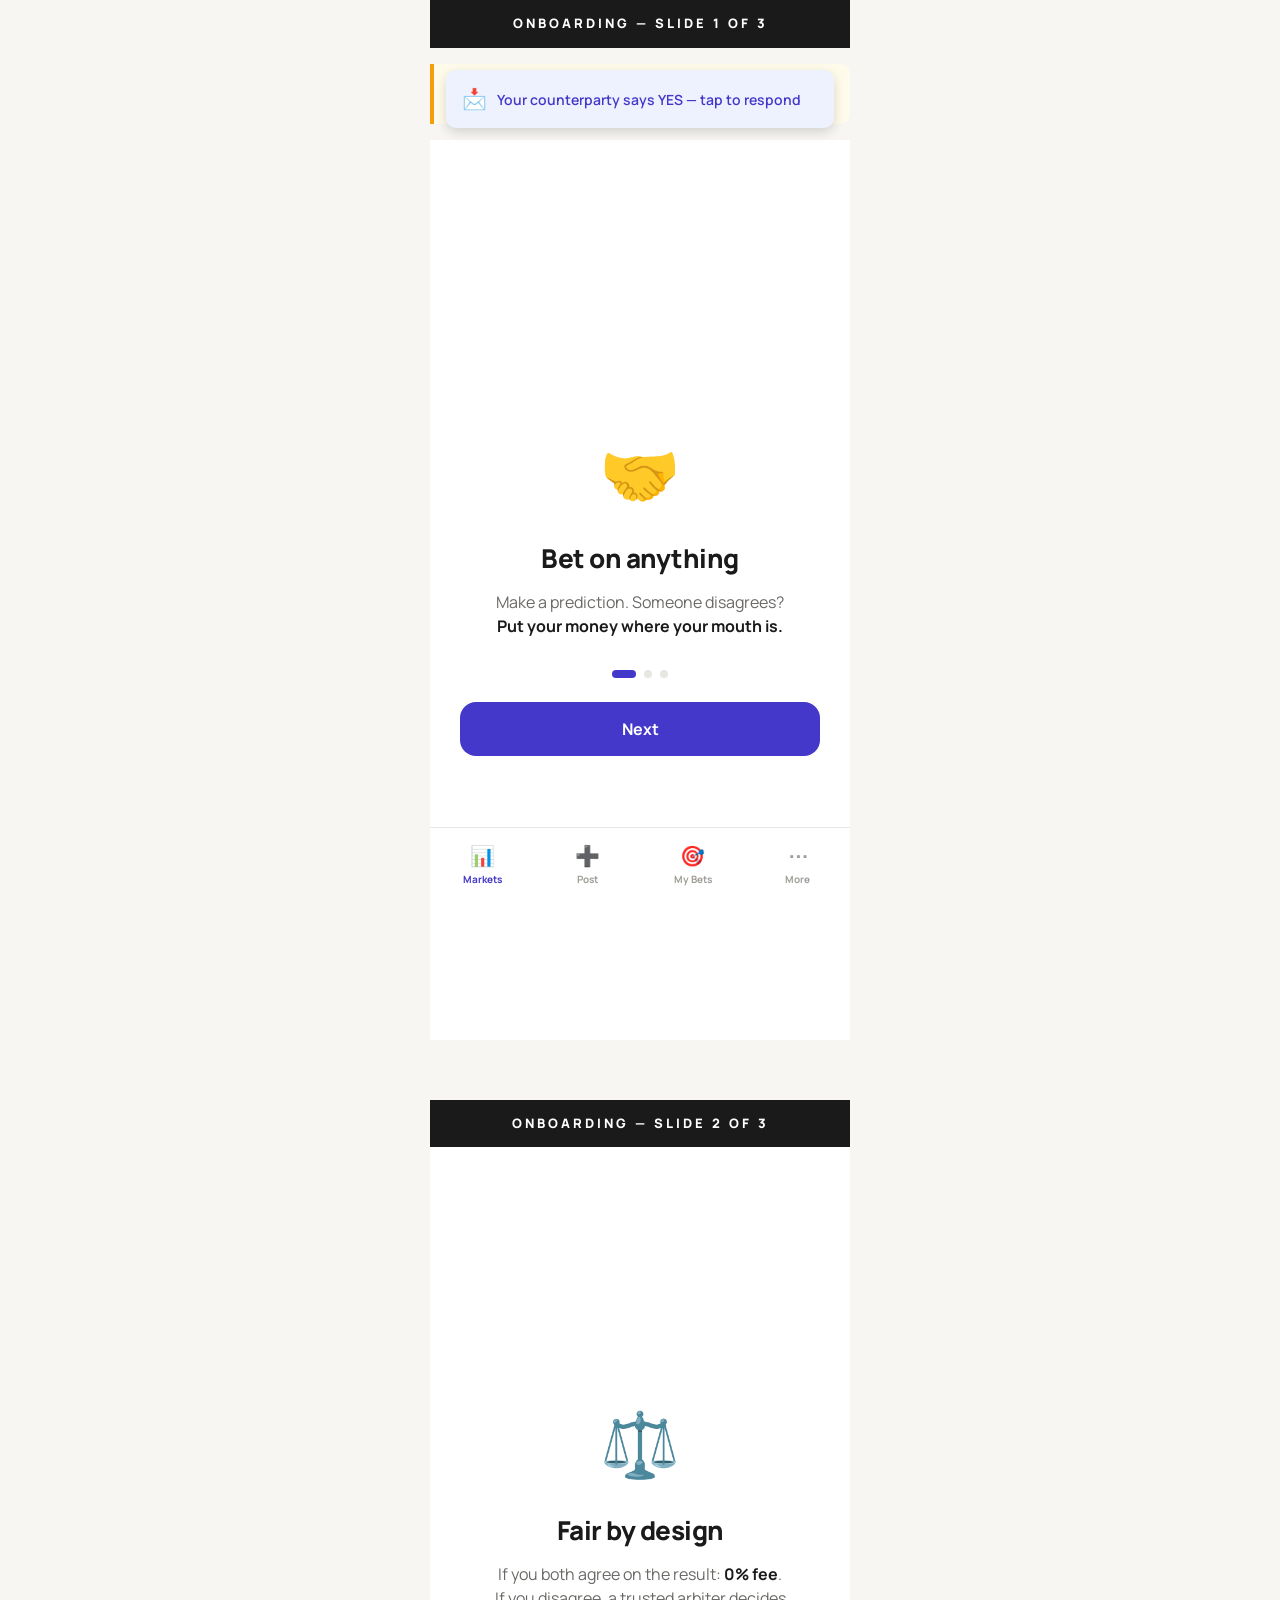
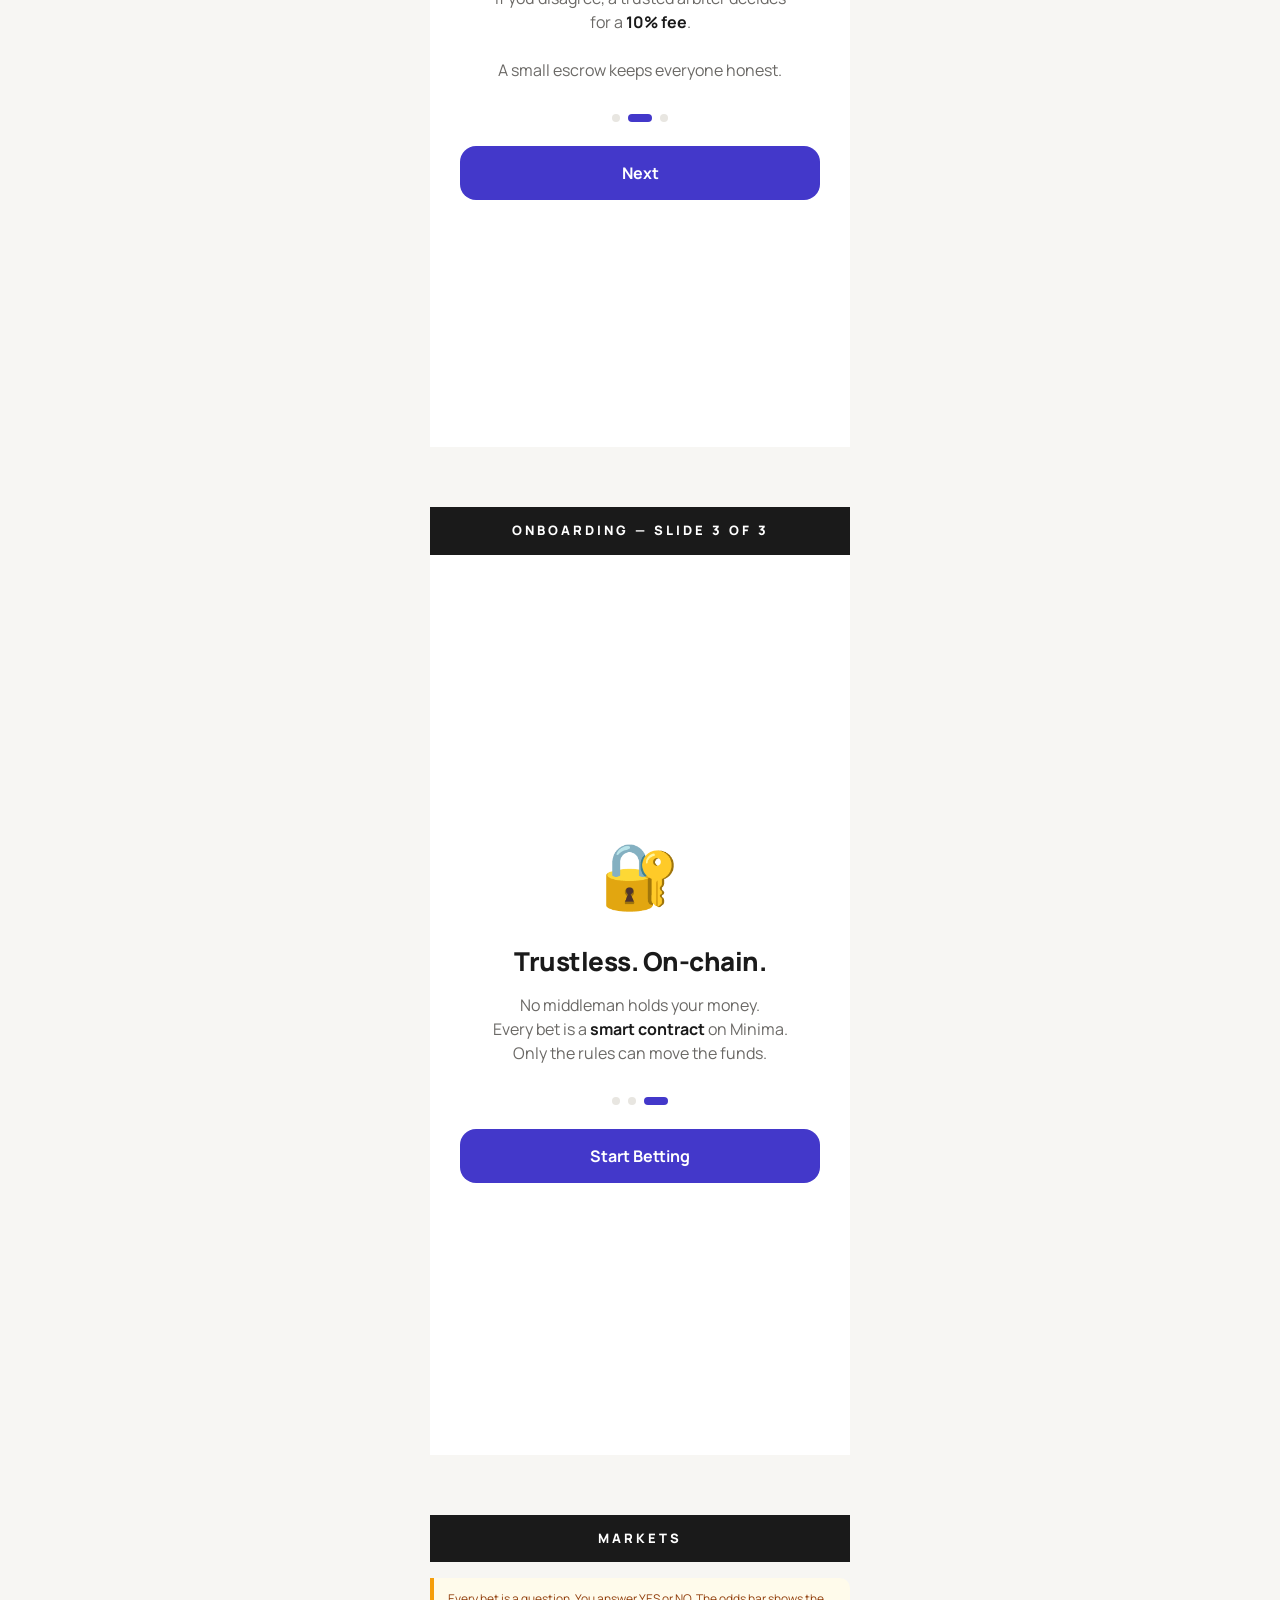
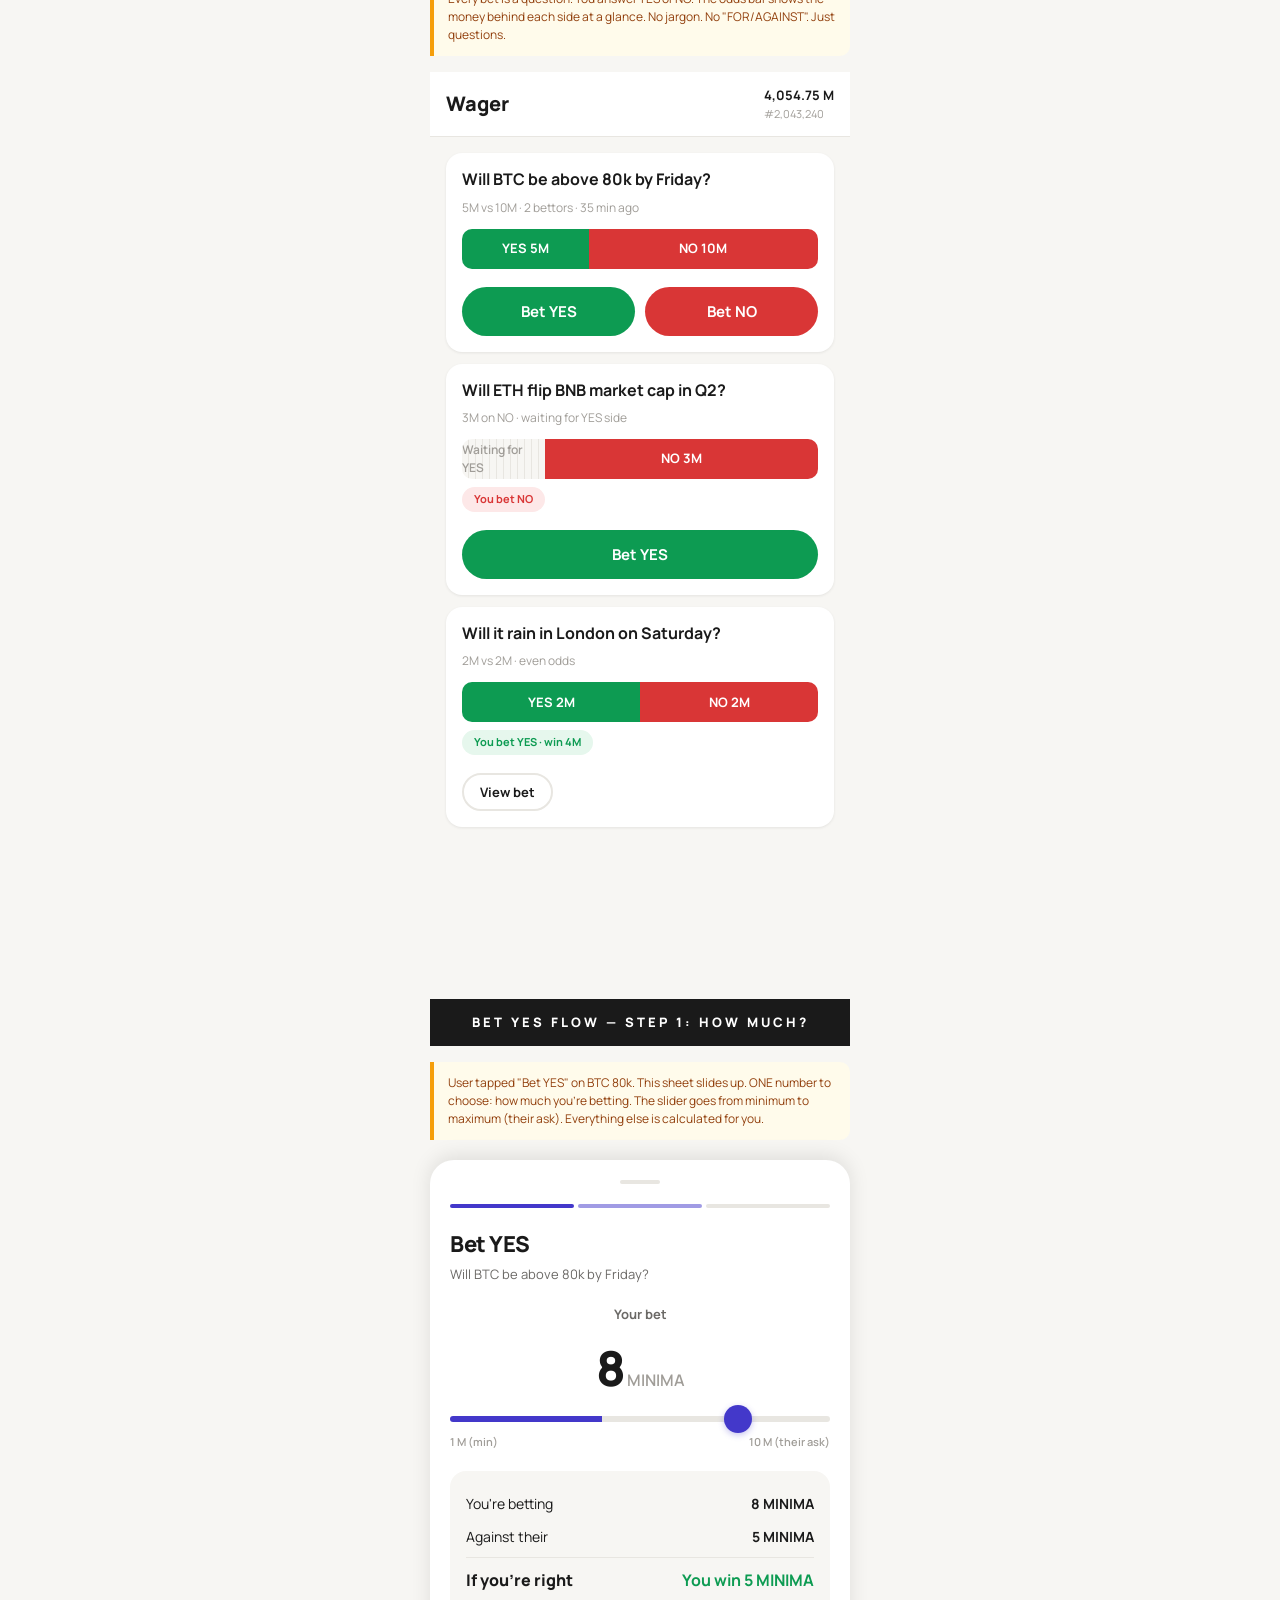
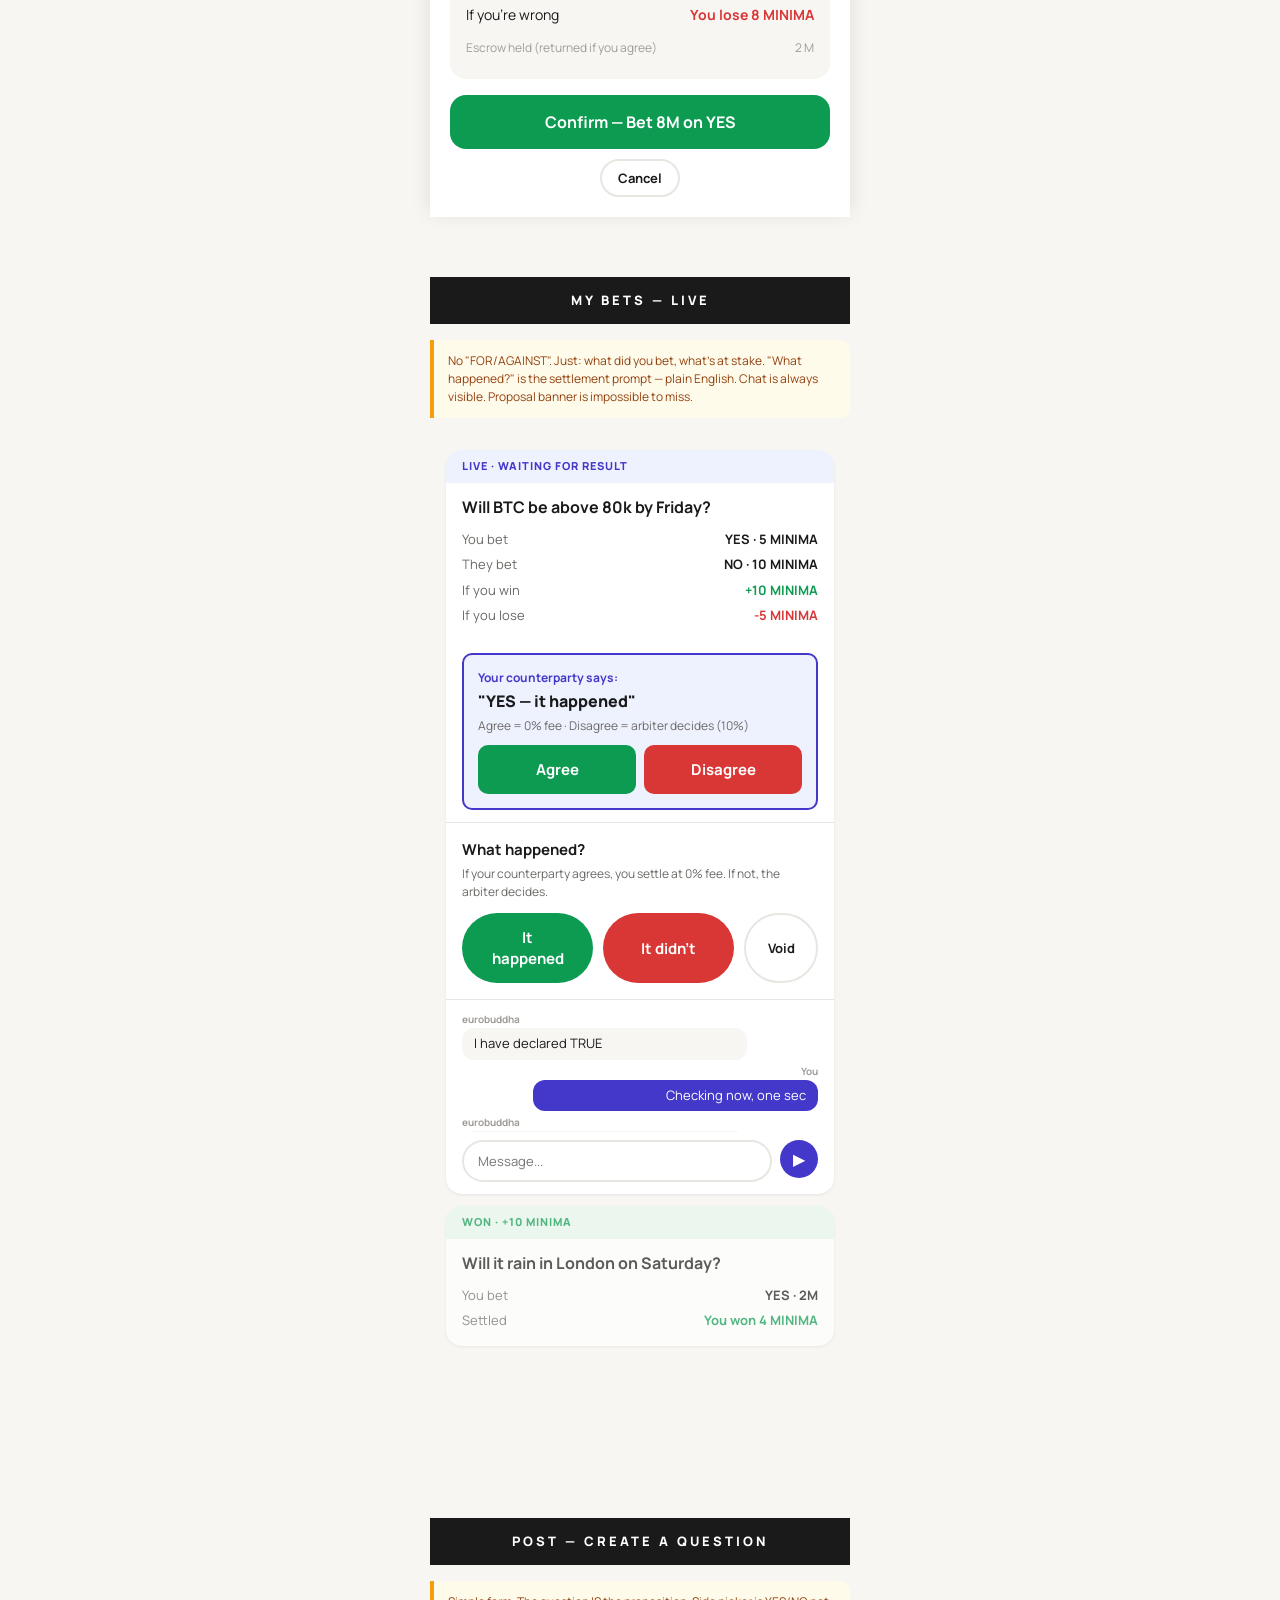
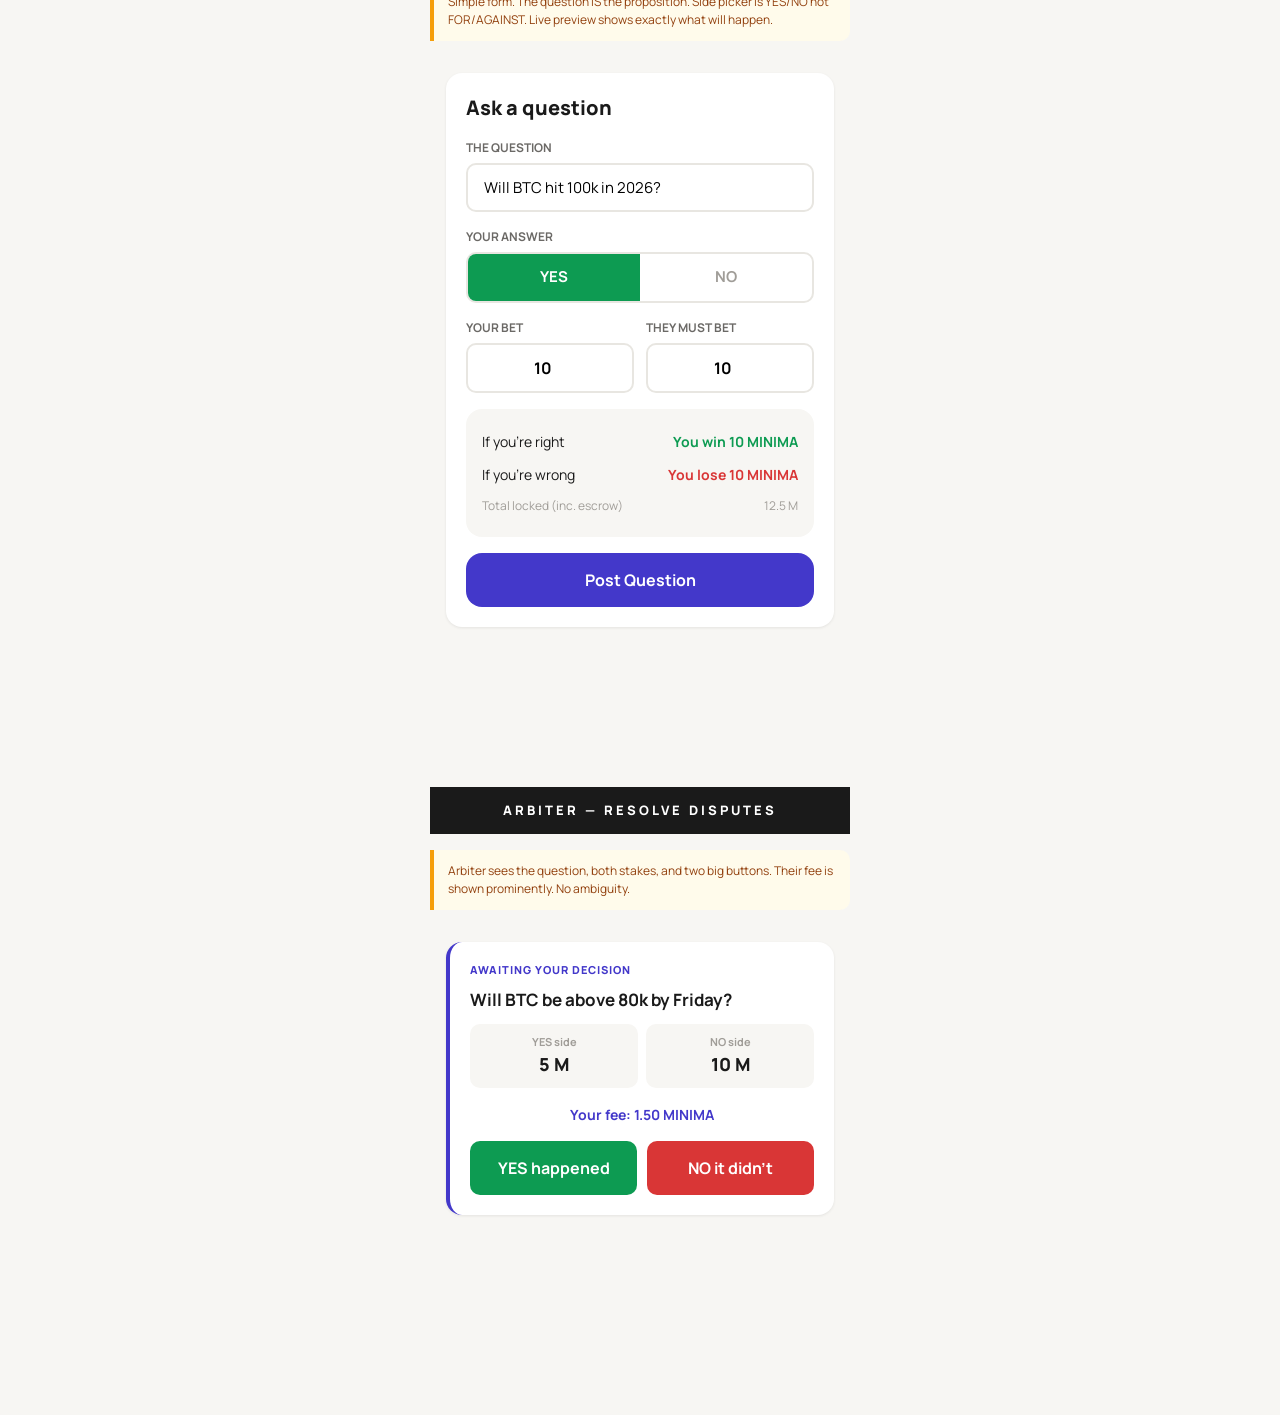
<file: mockup.html>
<!DOCTYPE html>
<html lang="en">
<head>
<meta charset="UTF-8">
<meta name="viewport" content="width=device-width, initial-scale=1.0">
<title>Wager — Redesign v2</title>
<link href="https://fonts.googleapis.com/css2?family=Manrope:wght@400;500;600;700;800&display=swap" rel="stylesheet">
<style>
:root {
    --bg: #F7F6F3;
    --card: #FFFFFF;
    --border: #E8E6E1;
    --text: #1A1A1A;
    --dim: #6B6966;
    --muted: #A09D98;
    --yes: #0D9B52;
    --yes-bg: #E6F7ED;
    --no: #D93636;
    --no-bg: #FDE8E8;
    --accent: #4338CA;
    --accent-bg: #EEF2FF;
    --shadow: 0 1px 3px rgba(0,0,0,0.08);
    --shadow-up: 0 -4px 20px rgba(0,0,0,0.1);
    --r: 16px;
    --rs: 10px;
}
* { box-sizing: border-box; margin: 0; padding: 0; }
body {
    font-family: 'Manrope', sans-serif;
    background: var(--bg);
    color: var(--text);
    max-width: 420px;
    margin: 0 auto;
    min-height: 100vh;
    font-size: 15px;
    line-height: 1.5;
}
.page { padding: 0 16px 100px; }

/* ============================================================
   DESIGN NOTES (for review only — not in final app)
   ============================================================ */
.note {
    background: #FFFBEB;
    border-left: 4px solid #F59E0B;
    padding: 12px 14px;
    font-size: 12px;
    color: #92400E;
    margin: 16px 0;
    border-radius: 0 var(--rs) var(--rs) 0;
}
.divider {
    background: #1A1A1A;
    color: white;
    text-align: center;
    padding: 14px;
    font-size: 13px;
    font-weight: 800;
    text-transform: uppercase;
    letter-spacing: 3px;
    margin-top: 60px;
}
.divider:first-child { margin-top: 0; }

/* ============================================================
   ONBOARDING — 3 slides, shown once on first open
   ============================================================ */
.onboard {
    min-height: 100vh;
    display: flex;
    flex-direction: column;
    justify-content: center;
    align-items: center;
    text-align: center;
    padding: 40px 30px;
    background: var(--card);
}
.onboard__icon { font-size: 64px; margin-bottom: 20px; }
.onboard__title {
    font-size: 26px;
    font-weight: 800;
    letter-spacing: -0.5px;
    margin-bottom: 12px;
}
.onboard__body {
    font-size: 16px;
    color: var(--dim);
    max-width: 300px;
    margin-bottom: 32px;
}
.onboard__body strong { color: var(--text); }
.onboard__dots {
    display: flex;
    gap: 8px;
    margin-bottom: 24px;
}
.onboard__dot {
    width: 8px; height: 8px;
    border-radius: 50%;
    background: var(--border);
}
.onboard__dot.active { background: var(--accent); width: 24px; border-radius: 4px; }
.btn {
    display: inline-flex;
    align-items: center;
    justify-content: center;
    padding: 14px 28px;
    border-radius: var(--rs);
    font-family: inherit;
    font-size: 15px;
    font-weight: 700;
    border: none;
    cursor: pointer;
}
.btn--big { width: 100%; padding: 16px; font-size: 16px; border-radius: var(--r); }
.btn--accent { background: var(--accent); color: white; }
.btn--yes { background: var(--yes); color: white; }
.btn--no { background: var(--no); color: white; }
.btn--ghost { background: none; border: 2px solid var(--border); color: var(--text); }
.btn--ghost:active { background: var(--bg); }
.btn--sm { padding: 8px 16px; font-size: 13px; }
.btn--pill { border-radius: 50px; }

/* ============================================================
   TOP BAR
   ============================================================ */
.topbar {
    display: flex;
    justify-content: space-between;
    align-items: center;
    padding: 14px 16px;
    background: var(--card);
    border-bottom: 1px solid var(--border);
    position: sticky; top: 0; z-index: 100;
}
.topbar__brand { font-weight: 800; font-size: 20px; }
.topbar__bal { font-size: 13px; font-weight: 700; }
.topbar__block { font-size: 11px; color: var(--muted); }

/* ============================================================
   BOTTOM NAV
   ============================================================ */
.bottomnav {
    position: fixed; bottom: 0; left: 50%;
    transform: translateX(-50%);
    width: 100%; max-width: 420px;
    display: flex;
    background: var(--card);
    border-top: 1px solid var(--border);
    padding: 8px 0 max(env(safe-area-inset-bottom), 8px);
    z-index: 100;
}
.nav__tab {
    flex: 1;
    display: flex; flex-direction: column; align-items: center;
    gap: 3px; padding: 6px 0;
    background: none; border: none;
    color: var(--muted);
    font-family: inherit; font-size: 10px; font-weight: 700;
    cursor: pointer;
}
.nav__tab.active { color: var(--accent); }
.nav__icon { font-size: 20px; }

/* ============================================================
   QUESTION CARD — the new bet card
   "Will X happen?" with YES / NO buttons
   ============================================================ */
.qcard {
    background: var(--card);
    border-radius: var(--r);
    box-shadow: var(--shadow);
    margin-bottom: 12px;
    overflow: hidden;
}
.qcard__question {
    padding: 16px 16px 8px;
    font-size: 16px;
    font-weight: 700;
    line-height: 1.35;
}
.qcard__meta {
    padding: 0 16px 4px;
    font-size: 12px;
    color: var(--muted);
}

/* Odds bar — visual, no numbers needed to understand */
.oddsbar {
    display: flex;
    margin: 8px 16px;
    height: 40px;
    border-radius: var(--rs);
    overflow: hidden;
    font-size: 13px;
    font-weight: 700;
    color: white;
}
.oddsbar__yes {
    background: var(--yes);
    display: flex; align-items: center; justify-content: center;
    padding: 0 12px;
    transition: flex 0.3s;
}
.oddsbar__no {
    background: var(--no);
    display: flex; align-items: center; justify-content: center;
    padding: 0 12px;
    transition: flex 0.3s;
}
.oddsbar__open {
    flex: 1;
    background: repeating-linear-gradient(90deg, var(--bg) 0, var(--bg) 6px, var(--border) 6px, var(--border) 7px);
    display: flex; align-items: center; justify-content: center;
    color: var(--muted); font-size: 12px; font-weight: 600;
}

/* Yes/No action row */
.qcard__actions {
    display: flex;
    gap: 10px;
    padding: 10px 16px 16px;
}
.qcard__actions .btn { flex: 1; }

/* Your position tag */
.qcard__position {
    display: inline-block;
    padding: 4px 12px;
    font-size: 11px;
    font-weight: 700;
    border-radius: 50px;
    margin: 0 16px 8px;
}
.qcard__position--yes { background: var(--yes-bg); color: var(--yes); }
.qcard__position--no { background: var(--no-bg); color: var(--no); }

/* ============================================================
   "BET YES" FLOW — step-by-step, foolproof
   Replaces modal. Full-screen bottom sheet.
   ============================================================ */
.sheet {
    background: var(--card);
    border-radius: 24px 24px 0 0;
    padding: 20px;
    box-shadow: var(--shadow-up);
    margin-top: 20px;
}
.sheet__handle {
    width: 40px; height: 4px;
    background: var(--border);
    border-radius: 2px;
    margin: 0 auto 20px;
}
.sheet__title {
    font-size: 22px;
    font-weight: 800;
    letter-spacing: -0.5px;
    margin-bottom: 4px;
}
.sheet__subtitle {
    font-size: 13px;
    color: var(--dim);
    margin-bottom: 20px;
}

/* Step indicator */
.steps {
    display: flex;
    gap: 4px;
    margin-bottom: 20px;
}
.step {
    flex: 1; height: 4px;
    border-radius: 2px;
    background: var(--border);
}
.step.done { background: var(--accent); }
.step.current { background: var(--accent); opacity: 0.5; }

/* Amount input — BIG, obvious */
.amount-input {
    text-align: center;
    margin: 20px 0;
}
.amount-input__label {
    font-size: 13px;
    font-weight: 700;
    color: var(--dim);
    margin-bottom: 8px;
}
.amount-input__value {
    font-size: 48px;
    font-weight: 800;
    letter-spacing: -2px;
}
.amount-input__unit {
    font-size: 16px;
    color: var(--muted);
    font-weight: 600;
}
.amount-input__slider {
    width: 100%;
    margin: 12px 0;
    -webkit-appearance: none;
    height: 6px;
    border-radius: 3px;
    background: linear-gradient(to right, var(--accent) 0%, var(--accent) 40%, var(--border) 40%);
}
.amount-input__slider::-webkit-slider-thumb {
    -webkit-appearance: none;
    width: 28px; height: 28px;
    border-radius: 50%;
    background: var(--accent);
    box-shadow: 0 2px 6px rgba(67,56,202,0.3);
    cursor: pointer;
}
.amount-input__range {
    display: flex;
    justify-content: space-between;
    font-size: 11px;
    color: var(--muted);
    font-weight: 600;
}

/* Payout preview — the "aha" moment */
.payout {
    background: var(--bg);
    border-radius: var(--r);
    padding: 16px;
    margin: 16px 0;
}
.payout__row {
    display: flex;
    justify-content: space-between;
    padding: 6px 0;
    font-size: 14px;
}
.payout__row--highlight {
    font-weight: 800;
    font-size: 16px;
    padding: 10px 0 6px;
    border-top: 1px solid var(--border);
    margin-top: 4px;
}
.payout__win { color: var(--yes); }
.payout__lose { color: var(--no); }

/* ============================================================
   MATCHED BET — "IT'S ON" state
   ============================================================ */
.livebet {
    background: var(--card);
    border-radius: var(--r);
    box-shadow: var(--shadow);
    overflow: hidden;
    margin-bottom: 12px;
}
.livebet__status {
    padding: 8px 16px;
    font-size: 11px;
    font-weight: 800;
    text-transform: uppercase;
    letter-spacing: 1px;
}
.livebet__status--live { background: var(--accent-bg); color: var(--accent); }
.livebet__status--won { background: var(--yes-bg); color: var(--yes); }
.livebet__status--lost { background: var(--no-bg); color: var(--no); }

.livebet__question {
    padding: 12px 16px 4px;
    font-size: 16px;
    font-weight: 700;
}
.livebet__stakes {
    padding: 4px 16px 12px;
}
.livebet__row {
    display: flex;
    justify-content: space-between;
    font-size: 13px;
    padding: 3px 0;
}
.livebet__row dt { color: var(--dim); }
.livebet__row dd { font-weight: 700; }

/* "What happened?" — settlement prompt */
.settle {
    padding: 16px;
    border-top: 1px solid var(--border);
}
.settle__prompt {
    font-size: 15px;
    font-weight: 700;
    margin-bottom: 4px;
}
.settle__explain {
    font-size: 12px;
    color: var(--dim);
    margin-bottom: 12px;
}
.settle__buttons {
    display: flex;
    gap: 10px;
}
.settle__buttons .btn { flex: 1; }

/* Proposal received */
.incoming {
    margin: 12px 16px;
    padding: 14px;
    background: var(--accent-bg);
    border-radius: var(--rs);
    border: 2px solid var(--accent);
}
.incoming__who {
    font-size: 12px;
    color: var(--accent);
    font-weight: 700;
    margin-bottom: 2px;
}
.incoming__what {
    font-size: 16px;
    font-weight: 800;
    margin-bottom: 4px;
}
.incoming__fee {
    font-size: 12px;
    color: var(--dim);
    margin-bottom: 10px;
}
.incoming__actions { display: flex; gap: 8px; }
.incoming__actions .btn { flex: 1; }

/* Chat bubble */
.chat {
    padding: 12px 16px;
    border-top: 1px solid var(--border);
}
.chat__messages {
    max-height: 120px;
    overflow-y: auto;
    margin-bottom: 8px;
}
.chat__bubble {
    padding: 6px 12px;
    border-radius: 12px;
    font-size: 13px;
    margin-bottom: 4px;
    max-width: 80%;
}
.chat__bubble--them {
    background: var(--bg);
    color: var(--text);
    margin-right: auto;
}
.chat__bubble--me {
    background: var(--accent);
    color: white;
    margin-left: auto;
}
.chat__name {
    font-size: 10px;
    color: var(--muted);
    font-weight: 700;
    margin-bottom: 1px;
}
.chat__input-row {
    display: flex;
    gap: 8px;
}
.chat__input {
    flex: 1;
    padding: 10px 14px;
    border-radius: 24px;
    border: 2px solid var(--border);
    font-family: inherit;
    font-size: 13px;
    outline: none;
}
.chat__input:focus { border-color: var(--accent); }
.chat__send {
    width: 38px; height: 38px;
    border-radius: 50%;
    background: var(--accent);
    color: white;
    border: none;
    font-size: 16px;
    cursor: pointer;
}

/* ============================================================
   TOAST — auto-dismiss notifications
   ============================================================ */
.toast {
    position: fixed; top: 70px; left: 50%;
    transform: translateX(-50%);
    width: calc(100% - 32px); max-width: 388px;
    padding: 14px 16px;
    border-radius: var(--rs);
    font-size: 14px; font-weight: 600;
    box-shadow: 0 4px 12px rgba(0,0,0,0.15);
    z-index: 200;
    display: flex; align-items: center; gap: 10px;
}
.toast__icon { font-size: 20px; }
.toast--ok { background: var(--yes-bg); color: var(--yes); }
.toast--alert { background: var(--accent-bg); color: var(--accent); }
</style>
</head>
<body>

<!-- ============================================================
     ONBOARDING SLIDE 1 of 3
     ============================================================ -->
<div class="divider">Onboarding — Slide 1 of 3</div>
<div class="note">
    First-time users only. 3 taps and they understand the whole app.
    Stored in keypair so it never shows again.
</div>

<div class="onboard">
    <div class="onboard__icon">🤝</div>
    <div class="onboard__title">Bet on anything</div>
    <div class="onboard__body">
        Make a prediction. Someone disagrees?<br>
        <strong>Put your money where your mouth is.</strong>
    </div>
    <div class="onboard__dots">
        <div class="onboard__dot active"></div>
        <div class="onboard__dot"></div>
        <div class="onboard__dot"></div>
    </div>
    <button class="btn btn--accent btn--big">Next</button>
</div>

<!-- ============================================================
     ONBOARDING SLIDE 2
     ============================================================ -->
<div class="divider">Onboarding — Slide 2 of 3</div>

<div class="onboard">
    <div class="onboard__icon">⚖️</div>
    <div class="onboard__title">Fair by design</div>
    <div class="onboard__body">
        If you both agree on the result: <strong>0% fee</strong>.<br>
        If you disagree, a trusted arbiter decides for a <strong>10% fee</strong>.<br><br>
        A small escrow keeps everyone honest.
    </div>
    <div class="onboard__dots">
        <div class="onboard__dot"></div>
        <div class="onboard__dot active"></div>
        <div class="onboard__dot"></div>
    </div>
    <button class="btn btn--accent btn--big">Next</button>
</div>

<!-- ============================================================
     ONBOARDING SLIDE 3
     ============================================================ -->
<div class="divider">Onboarding — Slide 3 of 3</div>

<div class="onboard">
    <div class="onboard__icon">🔐</div>
    <div class="onboard__title">Trustless. On-chain.</div>
    <div class="onboard__body">
        No middleman holds your money.<br>
        Every bet is a <strong>smart contract</strong> on Minima.<br>
        Only the rules can move the funds.
    </div>
    <div class="onboard__dots">
        <div class="onboard__dot"></div>
        <div class="onboard__dot"></div>
        <div class="onboard__dot active"></div>
    </div>
    <button class="btn btn--accent btn--big">Start Betting</button>
</div>

<!-- ============================================================
     MARKETS — simple questions with YES/NO
     ============================================================ -->
<div class="divider">Markets</div>
<div class="note">
    Every bet is a question. You answer YES or NO.
    The odds bar shows the money behind each side at a glance.
    No jargon. No "FOR/AGAINST". Just questions.
</div>

<div class="topbar">
    <div class="topbar__brand">Wager</div>
    <div>
        <div class="topbar__bal">4,054.75 M</div>
        <div class="topbar__block">#2,043,240</div>
    </div>
</div>

<div class="toast toast--alert">
    <span class="toast__icon">📩</span>
    Your counterparty says YES — tap to respond
</div>

<div class="page" style="padding-top:16px;">

    <!-- Question card with both sides -->
    <div class="qcard">
        <div class="qcard__question">Will BTC be above 80k by Friday?</div>
        <div class="qcard__meta">5M vs 10M &middot; 2 bettors &middot; 35 min ago</div>
        <div class="oddsbar">
            <div class="oddsbar__yes" style="flex:5">YES 5M</div>
            <div class="oddsbar__no" style="flex:10">NO 10M</div>
        </div>
        <div class="qcard__actions">
            <button class="btn btn--yes btn--pill">Bet YES</button>
            <button class="btn btn--no btn--pill">Bet NO</button>
        </div>
    </div>

    <!-- Open question — no counter yet -->
    <div class="qcard">
        <div class="qcard__question">Will ETH flip BNB market cap in Q2?</div>
        <div class="qcard__meta">3M on NO &middot; waiting for YES side</div>
        <div class="oddsbar">
            <div class="oddsbar__open">Waiting for YES</div>
            <div class="oddsbar__no" style="flex:3">NO 3M</div>
        </div>
        <div class="qcard__position qcard__position--no">You bet NO</div>
        <div class="qcard__actions">
            <button class="btn btn--yes btn--pill">Bet YES</button>
        </div>
    </div>

    <!-- Question with your position -->
    <div class="qcard">
        <div class="qcard__question">Will it rain in London on Saturday?</div>
        <div class="qcard__meta">2M vs 2M &middot; even odds</div>
        <div class="oddsbar">
            <div class="oddsbar__yes" style="flex:1">YES 2M</div>
            <div class="oddsbar__no" style="flex:1">NO 2M</div>
        </div>
        <div class="qcard__position qcard__position--yes">You bet YES &middot; win 4M</div>
        <div class="qcard__actions">
            <button class="btn btn--ghost btn--pill btn--sm" style="flex:none">View bet</button>
        </div>
    </div>
</div>

<!-- ============================================================
     "BET YES" FLOW — 2-step sheet
     Step 1: How much?
     ============================================================ -->
<div class="divider">Bet YES Flow — Step 1: How much?</div>
<div class="note">
    User tapped "Bet YES" on BTC 80k. This sheet slides up.
    ONE number to choose: how much you're betting.
    The slider goes from minimum to maximum (their ask).
    Everything else is calculated for you.
</div>

<div class="sheet">
    <div class="sheet__handle"></div>
    <div class="steps">
        <div class="step done"></div>
        <div class="step current"></div>
        <div class="step"></div>
    </div>
    <div class="sheet__title">Bet YES</div>
    <div class="sheet__subtitle">Will BTC be above 80k by Friday?</div>

    <div class="amount-input">
        <div class="amount-input__label">Your bet</div>
        <div>
            <span class="amount-input__value">8</span>
            <span class="amount-input__unit">MINIMA</span>
        </div>
        <input type="range" class="amount-input__slider" min="1" max="10" value="8">
        <div class="amount-input__range">
            <span>1 M (min)</span>
            <span>10 M (their ask)</span>
        </div>
    </div>

    <div class="payout">
        <div class="payout__row">
            <span>You're betting</span>
            <strong>8 MINIMA</strong>
        </div>
        <div class="payout__row">
            <span>Against their</span>
            <strong>5 MINIMA</strong>
        </div>
        <div class="payout__row payout__row--highlight">
            <span>If you're right</span>
            <strong class="payout__win">You win 5 MINIMA</strong>
        </div>
        <div class="payout__row">
            <span>If you're wrong</span>
            <strong class="payout__lose">You lose 8 MINIMA</strong>
        </div>
        <div class="payout__row" style="font-size:12px;color:var(--muted);padding-top:8px;">
            <span>Escrow held (returned if you agree)</span>
            <span>2 M</span>
        </div>
    </div>

    <button class="btn btn--yes btn--big">Confirm — Bet 8M on YES</button>
    <div style="text-align:center;margin-top:10px;">
        <button class="btn btn--ghost btn--sm btn--pill">Cancel</button>
    </div>
</div>

<!-- ============================================================
     MY BETS — Live bet with chat + settlement
     ============================================================ -->
<div class="divider">My Bets — Live</div>
<div class="note">
    No "FOR/AGAINST". Just: what did you bet, what's at stake.
    "What happened?" is the settlement prompt — plain English.
    Chat is always visible. Proposal banner is impossible to miss.
</div>

<div class="page" style="padding-top:16px;">

    <div class="livebet">
        <div class="livebet__status livebet__status--live">LIVE &middot; Waiting for result</div>
        <div class="livebet__question">Will BTC be above 80k by Friday?</div>

        <div class="livebet__stakes">
            <div class="livebet__row"><dt>You bet</dt><dd>YES &middot; 5 MINIMA</dd></div>
            <div class="livebet__row"><dt>They bet</dt><dd>NO &middot; 10 MINIMA</dd></div>
            <div class="livebet__row"><dt>If you win</dt><dd style="color:var(--yes)">+10 MINIMA</dd></div>
            <div class="livebet__row"><dt>If you lose</dt><dd style="color:var(--no)">-5 MINIMA</dd></div>
        </div>

        <!-- Incoming proposal — can't miss it -->
        <div class="incoming">
            <div class="incoming__who">Your counterparty says:</div>
            <div class="incoming__what">"YES — it happened"</div>
            <div class="incoming__fee">Agree = 0% fee &middot; Disagree = arbiter decides (10%)</div>
            <div class="incoming__actions">
                <button class="btn btn--yes">Agree</button>
                <button class="btn btn--no">Disagree</button>
            </div>
        </div>

        <!-- Settlement prompt -->
        <div class="settle">
            <div class="settle__prompt">What happened?</div>
            <div class="settle__explain">If your counterparty agrees, you settle at 0% fee. If not, the arbiter decides.</div>
            <div class="settle__buttons">
                <button class="btn btn--yes btn--pill">It happened</button>
                <button class="btn btn--no btn--pill">It didn't</button>
                <button class="btn btn--ghost btn--pill btn--sm" style="flex:0.5">Void</button>
            </div>
        </div>

        <!-- Chat -->
        <div class="chat">
            <div class="chat__messages">
                <div class="chat__name">eurobuddha</div>
                <div class="chat__bubble chat__bubble--them">I have declared TRUE</div>
                <div style="text-align:right">
                    <div class="chat__name" style="text-align:right">You</div>
                    <div class="chat__bubble chat__bubble--me">Checking now, one sec</div>
                </div>
                <div class="chat__name">eurobuddha</div>
                <div class="chat__bubble chat__bubble--them">BTC hit 81.2k at 19:45 UTC ✓</div>
            </div>
            <div class="chat__input-row">
                <input class="chat__input" placeholder="Message...">
                <button class="chat__send">&#9654;</button>
            </div>
        </div>
    </div>

    <!-- Won bet -->
    <div class="livebet" style="opacity:0.7;">
        <div class="livebet__status livebet__status--won">WON &middot; +10 MINIMA</div>
        <div class="livebet__question">Will it rain in London on Saturday?</div>
        <div class="livebet__stakes">
            <div class="livebet__row"><dt>You bet</dt><dd>YES &middot; 2M</dd></div>
            <div class="livebet__row"><dt>Settled</dt><dd style="color:var(--yes)">You won 4 MINIMA</dd></div>
        </div>
    </div>
</div>

<!-- ============================================================
     POST — Create a new question
     ============================================================ -->
<div class="divider">Post — Create a Question</div>
<div class="note">
    Simple form. The question IS the proposition.
    Side picker is YES/NO not FOR/AGAINST.
    Live preview shows exactly what will happen.
</div>

<div class="page" style="padding-top:16px;">
    <div style="background:var(--card);border-radius:var(--r);padding:20px;box-shadow:var(--shadow);">

        <div style="font-size:20px;font-weight:800;margin-bottom:16px;">Ask a question</div>

        <div style="margin-bottom:16px;">
            <div style="font-size:12px;font-weight:700;color:var(--dim);margin-bottom:6px;">THE QUESTION</div>
            <input style="width:100%;padding:12px 16px;border:2px solid var(--border);border-radius:var(--rs);font-family:inherit;font-size:15px;outline:none;" placeholder="Will something happen?" value="Will BTC hit 100k in 2026?">
        </div>

        <div style="margin-bottom:16px;">
            <div style="font-size:12px;font-weight:700;color:var(--dim);margin-bottom:6px;">YOUR ANSWER</div>
            <div style="display:flex;border-radius:var(--rs);overflow:hidden;border:2px solid var(--border);">
                <div style="flex:1;padding:12px;text-align:center;font-weight:700;background:var(--yes);color:white;">YES</div>
                <div style="flex:1;padding:12px;text-align:center;font-weight:700;color:var(--muted);">NO</div>
            </div>
        </div>

        <div style="display:grid;grid-template-columns:1fr 1fr;gap:12px;margin-bottom:16px;">
            <div>
                <div style="font-size:12px;font-weight:700;color:var(--dim);margin-bottom:6px;">YOUR BET</div>
                <input style="width:100%;padding:12px;border:2px solid var(--border);border-radius:var(--rs);font-family:inherit;font-size:16px;font-weight:700;text-align:center;outline:none;" value="10" type="number">
            </div>
            <div>
                <div style="font-size:12px;font-weight:700;color:var(--dim);margin-bottom:6px;">THEY MUST BET</div>
                <input style="width:100%;padding:12px;border:2px solid var(--border);border-radius:var(--rs);font-family:inherit;font-size:16px;font-weight:700;text-align:center;outline:none;" value="10" type="number">
            </div>
        </div>

        <div class="payout" style="margin-bottom:16px;">
            <div class="payout__row"><span>If you're right</span><strong class="payout__win">You win 10 MINIMA</strong></div>
            <div class="payout__row"><span>If you're wrong</span><strong class="payout__lose">You lose 10 MINIMA</strong></div>
            <div class="payout__row" style="font-size:12px;color:var(--muted);"><span>Total locked (inc. escrow)</span><span>12.5 M</span></div>
        </div>

        <button class="btn btn--accent btn--big">Post Question</button>
    </div>
</div>

<!-- ============================================================
     ARBITER VIEW
     ============================================================ -->
<div class="divider">Arbiter — Resolve Disputes</div>
<div class="note">
    Arbiter sees the question, both stakes, and two big buttons.
    Their fee is shown prominently. No ambiguity.
</div>

<div class="page" style="padding-top:16px;">
    <div style="background:var(--card);border-radius:var(--r);padding:20px;box-shadow:var(--shadow);border-left:4px solid var(--accent);">
        <div style="font-size:11px;font-weight:800;color:var(--accent);text-transform:uppercase;letter-spacing:1px;margin-bottom:8px;">Awaiting your decision</div>
        <div style="font-size:17px;font-weight:700;margin-bottom:12px;">Will BTC be above 80k by Friday?</div>
        <div style="display:grid;grid-template-columns:1fr 1fr;gap:8px;margin-bottom:16px;">
            <div style="background:var(--bg);border-radius:var(--rs);padding:10px;text-align:center;">
                <div style="font-size:11px;color:var(--muted);font-weight:700;">YES side</div>
                <div style="font-size:18px;font-weight:800;">5 M</div>
            </div>
            <div style="background:var(--bg);border-radius:var(--rs);padding:10px;text-align:center;">
                <div style="font-size:11px;color:var(--muted);font-weight:700;">NO side</div>
                <div style="font-size:18px;font-weight:800;">10 M</div>
            </div>
        </div>
        <div style="text-align:center;font-size:14px;font-weight:700;color:var(--accent);margin-bottom:16px;">
            Your fee: 1.50 MINIMA
        </div>
        <div style="display:flex;gap:10px;">
            <button class="btn btn--yes" style="flex:1;padding:16px;font-size:16px;">YES happened</button>
            <button class="btn btn--no" style="flex:1;padding:16px;font-size:16px;">NO it didn't</button>
        </div>
    </div>
</div>

<div style="height:100px"></div>

<!-- Bottom nav -->
<div class="bottomnav">
    <button class="nav__tab active"><span class="nav__icon">📊</span>Markets</button>
    <button class="nav__tab"><span class="nav__icon">➕</span>Post</button>
    <button class="nav__tab"><span class="nav__icon">🎯</span>My Bets</button>
    <button class="nav__tab"><span class="nav__icon">⋯</span>More</button>
</div>

</body>
</html>
</file>
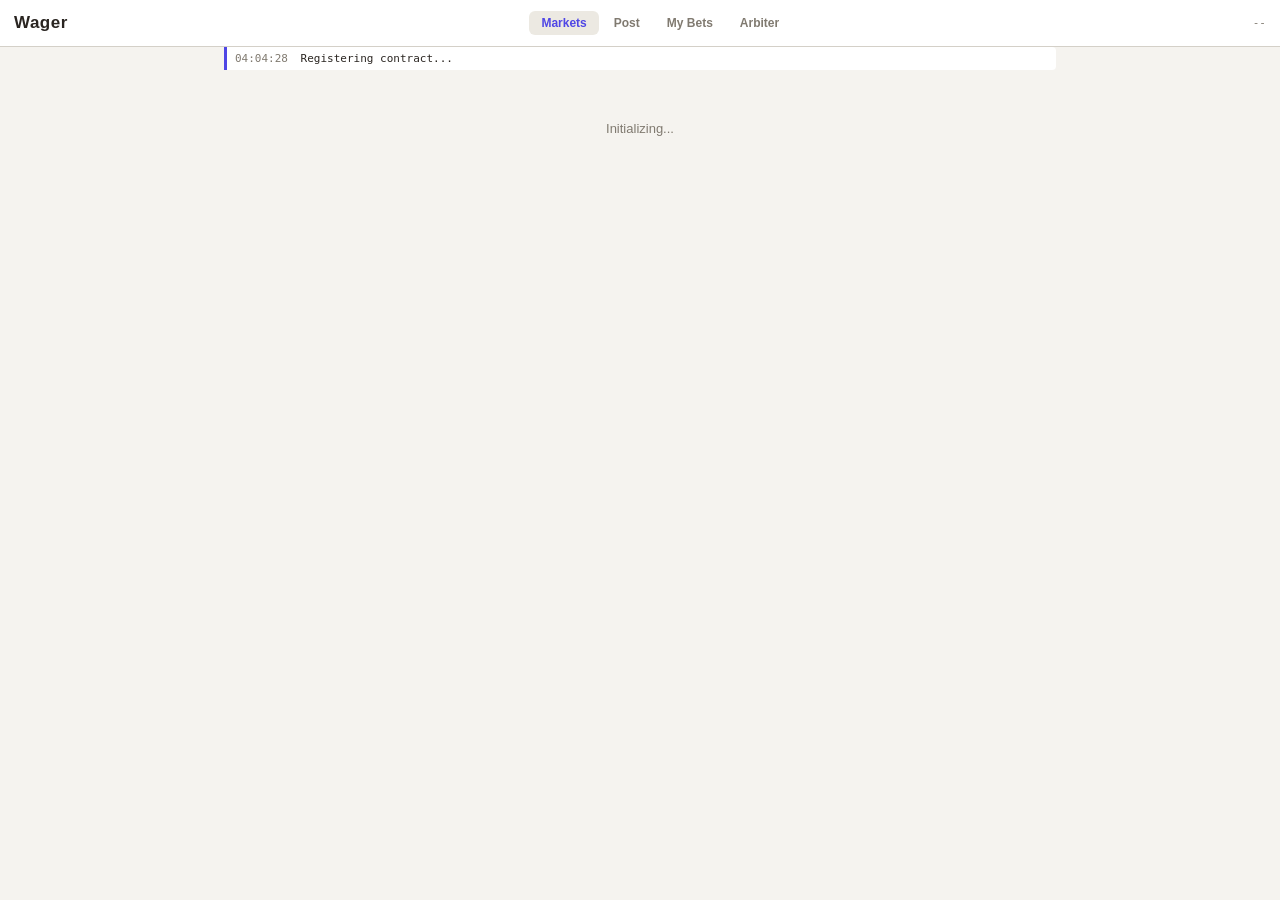
<file: wager-lint.html>
<!DOCTYPE html>
<html>
<head>
<meta charset="UTF-8">
<meta name="viewport" content="width=device-width, initial-scale=1.0, viewport-fit=cover">
<title>Wager Lite</title>
<script type="text/javascript" src="mds.js"></script>
<style>
:root {
    --bg: #f5f3ef; --bg2: #fff; --bg3: #ece9e2; --border: #d4d0c8;
    --text: #2a2521; --text2: #807a70; --accent: #4f46e5; --accent2: #6366f1;
    --yes: #16a34a; --yes-bg: rgba(22,163,74,0.08); --no: #dc2626; --no-bg: rgba(220,38,38,0.08);
    --warn: #d97706; --radius: 6px; --mono: "SF Mono","Fira Code",monospace;
}
*{margin:0;padding:0;box-sizing:border-box}
body{font-family:Manrope,-apple-system,BlinkMacSystemFont,"Segoe UI",Roboto,sans-serif;background:var(--bg);color:var(--text);line-height:1.5;min-height:100vh;padding-top:env(safe-area-inset-top,0)}
.nav{display:flex;align-items:center;justify-content:space-between;padding:10px 14px;background:var(--bg2);border-bottom:1px solid var(--border);position:sticky;top:0;z-index:100;flex-wrap:wrap;gap:6px}
.nav__brand{font-size:17px;font-weight:700;letter-spacing:.5px}
.nav__tabs{display:flex;gap:3px}
.nav__tab{padding:5px 12px;border-radius:var(--radius);font-size:12px;font-weight:600;color:var(--text2);background:0 0;border:none;cursor:pointer;transition:all .15s}
.nav__tab:hover{color:var(--text);background:var(--bg3)}
.nav__tab.active{color:var(--accent);background:var(--bg3)}
.nav__info{font-size:11px;color:var(--text2);font-family:var(--mono)}
.noticeboard{max-width:860px;margin:0 auto;padding:0 14px;max-height:150px;overflow-y:auto;font-family:var(--mono);font-size:11px;line-height:1.6}
.noticeboard:empty{display:none}
.nb-entry{padding:3px 8px;border-left:3px solid var(--border);margin-bottom:1px;background:var(--bg2);border-radius:0 4px 4px 0}
.nb-time{color:var(--text2);margin-right:6px}
.nb-info{border-left-color:var(--accent)}.nb-ok{border-left-color:var(--yes);color:var(--yes)}.nb-warn{border-left-color:var(--warn);color:var(--warn)}.nb-err{border-left-color:var(--no);color:var(--no)}.nb-pending{border-left-color:var(--warn);color:var(--warn);font-weight:700}
.main{max-width:860px;margin:0 auto;padding:16px 14px}
h2{font-size:16px;font-weight:700;margin-bottom:10px}
h3{font-size:13px;font-weight:600;margin:14px 0 6px;color:var(--text2)}
.card{background:var(--bg2);border:1px solid var(--border);border-radius:var(--radius);padding:14px;margin-bottom:10px}
.empty{text-align:center;padding:32px 16px;color:var(--text2);font-size:13px}
.btn{display:inline-flex;align-items:center;justify-content:center;padding:7px 14px;border-radius:var(--radius);font-size:12px;font-weight:600;border:none;cursor:pointer;transition:all .15s}
.btn--sm{padding:4px 9px;font-size:11px}
.btn--accent{background:var(--accent);color:#fff}.btn--accent:hover{background:var(--accent2)}
.btn--yes{background:var(--yes);color:#fff}.btn--yes:hover{opacity:.85}
.btn--no{background:var(--no);color:#fff}.btn--no:hover{opacity:.85}
.btn--ghost{background:0 0;color:var(--text2);border:1px solid var(--border)}.btn--ghost:hover{color:var(--text);border-color:var(--text2)}
.side--yes{color:var(--yes);font-weight:700}.side--no{color:var(--no);font-weight:700}
.muted{color:var(--text2);font-size:11px}.mono{font-family:var(--mono);font-size:11px;word-break:break-all}
.form-group{margin-bottom:12px}.form-group label{display:block;font-size:11px;font-weight:600;color:var(--text2);margin-bottom:3px;text-transform:uppercase;letter-spacing:.5px}
.form-row{display:grid;grid-template-columns:1fr 1fr 1fr;gap:10px}
input[type="text"],input[type="number"],select,textarea{width:100%;padding:8px 10px;background:var(--bg3);border:1px solid var(--border);border-radius:var(--radius);color:var(--text);font-size:13px;font-family:var(--mono);outline:none;transition:border-color .15s}
input:focus,select:focus,textarea:focus{border-color:var(--accent)}
input::placeholder{color:var(--text2);opacity:.5}
.odds-preview{padding:8px 12px;background:var(--bg3);border-radius:var(--radius);font-size:12px;color:var(--text2);margin-bottom:12px;font-family:var(--mono)}
.side-picker{display:flex;gap:4px}.side-picker .btn{flex:1;opacity:.5}.side-picker .btn.active{opacity:1}
.betcard{background:var(--bg2);border:1px solid var(--border);border-radius:var(--radius);margin-bottom:6px;overflow:hidden;transition:border-color .15s}
.betcard:hover{border-color:var(--accent)}
.betcard__summary{display:flex;align-items:center;flex-wrap:wrap;gap:6px;padding:10px 12px;cursor:pointer;user-select:none}
.betcard__prop{font-size:12px;font-weight:600;width:100%;overflow:hidden;text-overflow:ellipsis;white-space:nowrap}
.betcard__tile{display:inline-flex;align-items:center;padding:3px 8px;border-radius:5px;font-family:var(--mono);font-size:11px;font-weight:700;line-height:1}
.betcard__side{font-size:10px;letter-spacing:.5px;padding:3px 8px;border-radius:5px}
.betcard__side.side--yes{background:var(--yes-bg)}.betcard__side.side--no{background:var(--no-bg)}
.betcard__stake{background:var(--bg3);color:var(--text)}
.betcard__mult{background:rgba(99,102,241,.08);color:var(--accent2)}
.betcard__odds{background:rgba(0,0,0,.04);color:var(--text);letter-spacing:.5px}
.betcard__size{background:rgba(245,158,11,0.12);color:var(--warn);font-size:10px}
.betcard__price{background:rgba(200,120,0,0.12);color:#c87800;font-size:10px}
.betcard__role{font-size:10px;text-transform:uppercase;letter-spacing:.5px;color:var(--accent);background:rgba(99,102,241,.08);padding:2px 7px;border-radius:4px;margin-left:auto}
.betcard__chevron{font-size:11px;color:var(--text2);transition:transform .2s;margin-left:4px}
.betcard.expanded .betcard__chevron{transform:rotate(180deg)}
.betcard__detail{max-height:0;overflow:hidden;transition:max-height .3s ease,padding .3s ease;padding:0 12px}
.betcard.expanded .betcard__detail{max-height:800px;padding:0 12px 12px;border-top:1px solid var(--border)}
.betcard__proposition{font-size:14px;font-weight:600;padding:10px 0 8px;line-height:1.4;border-bottom:1px solid var(--border);margin-bottom:8px}
.betcard__grid{display:grid;grid-template-columns:repeat(auto-fill,minmax(120px,1fr));gap:6px;margin-bottom:8px;padding-top:10px}
.betcard__grid dl{margin:0}.betcard__grid dt{font-size:9px;text-transform:uppercase;letter-spacing:.5px;color:var(--text2);margin-bottom:1px}.betcard__grid dd{font-size:13px;font-weight:600;font-family:var(--mono);margin:0}
.betcard__payouts{background:var(--bg3);border-radius:var(--radius);padding:8px 10px;font-size:11px;margin-bottom:8px;line-height:1.7}
.betcard__arbiter{margin-bottom:8px}.betcard__arbiter dt{font-size:9px;text-transform:uppercase;letter-spacing:.5px;color:var(--text2);margin-bottom:2px}.betcard__arbiter dd{font-size:10px;margin:0;line-height:1.5}
.betcard__parties{font-size:11px;line-height:1.7;margin-bottom:8px}
.betcard__myleg{background:rgba(99,102,241,.06);padding:2px 6px;border-radius:4px;border-left:3px solid var(--accent)}
.betcard__yourleg{margin-top:6px;padding:6px 10px;background:rgba(99,102,241,.06);border-radius:var(--radius);font-size:12px;border:1px solid rgba(99,102,241,.15)}
.betcard__age{display:flex;flex-wrap:wrap;gap:6px 14px;font-family:var(--mono);font-size:10px;color:var(--text2);padding:5px 0;margin-bottom:6px;border-bottom:1px solid var(--border)}
.betcard__coinid{font-size:9px;margin-bottom:8px;word-break:break-all}
.betcard__actions{display:flex;gap:6px;align-items:center;padding-top:4px;flex-wrap:wrap}
.settle-section{margin-top:14px;background:var(--bg2);border:1px solid var(--border);border-radius:var(--radius);padding:12px}
.settle-section textarea{height:60px;resize:vertical;font-size:10px}
.modal{display:none;position:fixed;top:0;left:0;right:0;bottom:0;z-index:200;align-items:center;justify-content:center}
.modal__overlay{position:absolute;top:0;left:0;right:0;bottom:0;background:rgba(0,0,0,.4)}
.modal__content{position:relative;background:var(--bg2);border:1px solid var(--border);border-radius:10px;padding:20px;max-width:440px;width:90%;max-height:90vh;overflow-y:auto}
.modal__header{display:flex;justify-content:space-between;align-items:center;margin-bottom:12px}
.modal__header h3{font-size:16px;margin:0}.modal__close{font-size:22px;cursor:pointer;color:var(--text2);line-height:1}.modal__close:hover{color:var(--text)}
.modal__prop{font-size:14px;font-weight:600;padding:10px 12px;background:var(--bg3);border-radius:var(--radius);margin-bottom:14px;line-height:1.4}
.modal__info{margin-bottom:14px}.modal__row{display:flex;justify-content:space-between;align-items:center;padding:5px 0;font-size:12px;border-bottom:1px solid var(--border)}.modal__row:last-child{border-bottom:none}
.modal__actions{display:flex;gap:6px;margin-top:14px}.modal__actions .btn{flex:1}
.counter__spread{display:flex;align-items:center;gap:10px}
.counter__end{font-family:var(--mono);font-weight:700;font-size:14px;text-align:center;min-width:50px;line-height:1.3}
.counter__end small{font-size:9px;font-weight:400;color:var(--text2);text-transform:uppercase;letter-spacing:.5px}
.counter__end--mine{color:var(--accent2)}.counter__end--theirs{color:var(--warn)}
.counter__sliderWrap{flex:1;text-align:center}
.counter__slider{display:flex;align-items:center;gap:4px}
.counter__slider input[type="range"]{flex:1;-webkit-appearance:none;height:5px;background:linear-gradient(to right,var(--accent),var(--warn));border-radius:3px;outline:none;opacity:.7}
.counter__slider input[type="range"]::-webkit-slider-thumb{-webkit-appearance:none;width:22px;height:22px;background:#fff;border:3px solid var(--accent);border-radius:50%;cursor:pointer}
.counter__oddsLabel{font-family:var(--mono);font-weight:700;font-size:20px;color:var(--text);margin-top:4px}
.counter__preview{padding:10px 12px;background:var(--bg3);border-radius:var(--radius);font-size:12px;line-height:1.7;margin-top:10px}
@media(max-width:640px){.form-row{grid-template-columns:1fr}.nav__tabs{gap:1px}.nav__tab{padding:3px 7px;font-size:11px}}
</style>
</head>
<body>

<nav class="nav">
    <div class="nav__brand">Wager</div>
    <div class="nav__tabs">
        <button class="nav__tab active" data-view="markets" onclick="showView('markets')">Markets</button>
        <button class="nav__tab" data-view="post" onclick="showView('post')">Post</button>
        <button class="nav__tab" data-view="mybets" onclick="showView('mybets')">My Bets</button>
        <button class="nav__tab" data-view="arbiter" onclick="showView('arbiter')">Arbiter</button>
    </div>
    <div class="nav__info">
        <span id="balance">--</span>
        <span id="blockHeight"></span>
    </div>
</nav>
<div class="noticeboard" id="noticeboard"></div>
<div class="main" id="mainContent"><div class="empty">Initializing...</div></div>

<script>
/* ═══════════════════════════════════════════════════════════════════
   WAGER LITE — Pocket Web Lint
   Trustless prediction market on Minima. Same V3.1 MAST contract.
   No ChainMail, no service.js, no DB. Pure on-chain state.
   Self-settle via copy-paste hex exchange.
   ═══════════════════════════════════════════════════════════════════ */

/* ── CONTRACT (verbatim from Wager v1.6.1) ────────────────────── */

var WAGER_SCRIPT =
    "LET ok=PREVSTATE(0) LET oa=PREVSTATE(1) LET ak=PREVSTATE(2) LET aa=PREVSTATE(3) " +
    "LET ph=PREVSTATE(4) LET sd=PREVSTATE(6) LET ws=PREVSTATE(7) " +
    "IF ph EQ 0 THEN " +
        "IF SIGNEDBY(ok) THEN RETURN TRUE ENDIF " +
        "ASSERT SAMESTATE(0 3) ASSERT STATE(4) EQ 1 ASSERT SAMESTATE(5 7) " +
        "ASSERT STATE(10) EQ @AMOUNT " +
        "ASSERT ak NEQ ok ASSERT ak NEQ STATE(8) " +
        "ASSERT VERIFYOUT(@INPUT @ADDRESS @AMOUNT+ws @TOKENID TRUE) " +
        "RETURN TRUE " +
    "ENDIF " +
    "LET ck=PREVSTATE(8) LET ca=PREVSTATE(9) LET os=PREVSTATE(10) " +
    "IF ph EQ 1 AND SIGNEDBY(ok) AND SIGNEDBY(ck) AND STATE(11) NEQ 2 THEN " +
        "LET o=STATE(11) " +
        "IF o EQ sd THEN " +
            "LET le=(@AMOUNT-os)/5 " +
            "ASSERT VERIFYOUT(@INPUT oa @AMOUNT-le @TOKENID FALSE) " +
            "ASSERT VERIFYOUT(@INPUT+1 ca le @TOKENID FALSE) " +
        "ELSE " +
            "LET le=os/5 " +
            "ASSERT VERIFYOUT(@INPUT ca @AMOUNT-le @TOKENID FALSE) " +
            "ASSERT VERIFYOUT(@INPUT+1 oa le @TOKENID FALSE) " +
        "ENDIF " +
        "RETURN TRUE " +
    "ENDIF " +
    "IF ph EQ 1 AND SIGNEDBY(ak) THEN " +
        "LET f=@AMOUNT/10 LET o=STATE(11) " +
        "IF o EQ sd THEN " +
            "ASSERT VERIFYOUT(@INPUT oa @AMOUNT-f @TOKENID FALSE) " +
        "ELSE " +
            "ASSERT VERIFYOUT(@INPUT ca @AMOUNT-f @TOKENID FALSE) " +
        "ENDIF " +
        "ASSERT VERIFYOUT(@INPUT+1 aa f @TOKENID FALSE) " +
        "RETURN TRUE " +
    "ENDIF " +
    "MAST 0x9C840B211A221ADEFAC2C9893899E0A1361594DF168BCDD04C3A865BB4DD1F6C " +
    "RETURN FALSE";

var MAST_REFRESH_SCRIPT = "LET ok=PREVSTATE(0) LET ck=PREVSTATE(8) LET ph=PREVSTATE(4) IF ph EQ 1 AND STATE(14) EQ 1 AND (SIGNEDBY(ok) OR SIGNEDBY(ck)) THEN ASSERT SAMESTATE(0 12) ASSERT VERIFYOUT(@INPUT @ADDRESS @AMOUNT @TOKENID TRUE) RETURN TRUE ENDIF RETURN FALSE";
var MAST_REFRESH_PROOF = "0x0001000001020000000020565DF2572EE233DB75B44201D90052EC2ABC36B852FEB7EC0B1E4273ACF07C3D0001000000000020C48ECF868DC008BBEE74735AC445A6971ADA970FB27A8B35C8BDE735E560B55C000100";

var MAST_TIMEOUT_SCRIPT = "LET oa=PREVSTATE(1) LET ca=PREVSTATE(9) LET os=PREVSTATE(10) LET ph=PREVSTATE(4) LET to=PREVSTATE(5) IF ph EQ 1 AND @COINAGE GT to THEN ASSERT VERIFYOUT(@INPUT oa os @TOKENID FALSE) ASSERT VERIFYOUT(@INPUT+1 ca @AMOUNT-os @TOKENID FALSE) RETURN TRUE ENDIF RETURN FALSE";
var MAST_TIMEOUT_PROOF = "0x00010000010201000000204707FF4F1658D2DB8E19A454D943A4A4A283E513D03DE1CACCA1005B0EDBAA250001000000000020C48ECF868DC008BBEE74735AC445A6971ADA970FB27A8B35C8BDE735E560B55C000100";

var MAST_VOID_SCRIPT = "LET ok=PREVSTATE(0) LET oa=PREVSTATE(1) LET ck=PREVSTATE(8) LET ca=PREVSTATE(9) LET os=PREVSTATE(10) LET ph=PREVSTATE(4) IF ph EQ 1 AND SIGNEDBY(ok) AND SIGNEDBY(ck) AND STATE(11) EQ 2 THEN ASSERT VERIFYOUT(@INPUT oa os @TOKENID FALSE) ASSERT VERIFYOUT(@INPUT+1 ca @AMOUNT-os @TOKENID FALSE) RETURN TRUE ENDIF RETURN FALSE";
var MAST_VOID_PROOF = "0x0001000001010100000020CB91ACFC586EB3E102F96F193B39B243570CE1194903B2F39C19AB9D983D2AC9000100";

var WAGER_SCRIPT_ADDRESS = "";

function registerContract(cb) {
    MDS.cmd('newscript trackall:true script:"' + WAGER_SCRIPT + '"', function(r) {
        if (r.status) WAGER_SCRIPT_ADDRESS = r.response.address;
        if (cb) cb();
    });
}

/* ── IDENTITY ──────────────────────────────────────────────────── */

var MY_PUBKEY = "", MY_HEX_ADDR = "", MY_ADDR = "", MY_KEYS = {};

function strToHex(s) { var h = "0x"; for (var i = 0; i < s.length; i++) h += s.charCodeAt(i).toString(16).toUpperCase().padStart(2, "0"); return h; }
function hexToStr(h) { if (!h) return ""; if (h.startsWith("0x")) h = h.substring(2); var s = ""; for (var i = 0; i < h.length; i += 2) s += String.fromCharCode(parseInt(h.substring(i, i + 2), 16)); return s; }

function loadIdentity(cb) {
    MDS.keypair.get("wager_pubkey", function(k) {
        if (k.status && k.value && k.value.length > 10) {
            MY_PUBKEY = k.value;
            MDS.keypair.get("wager_hexaddr", function(k2) {
                MY_HEX_ADDR = (k2.status && k2.value) ? k2.value : "";
                MDS.keypair.get("wager_miniaddr", function(k3) {
                    MY_ADDR = (k3.status && k3.value) ? k3.value : MY_HEX_ADDR;
                    if (MY_PUBKEY && MY_HEX_ADDR) { cb(); return; }
                    freshIdentity(cb);
                });
            });
            return;
        }
        freshIdentity(cb);
    });
}
function freshIdentity(cb) {
    MDS.cmd("getaddress", function(r) {
        if (!r.status) { cb(); return; }
        MY_PUBKEY = r.response.publickey; MY_HEX_ADDR = r.response.address; MY_ADDR = r.response.miniaddress;
        MDS.keypair.set("wager_pubkey", MY_PUBKEY, function() {
            MDS.keypair.set("wager_hexaddr", MY_HEX_ADDR, function() {
                MDS.keypair.set("wager_miniaddr", MY_ADDR, function() { cb(); });
            });
        });
    });
}
function loadWalletKeys(cb) {
    MDS.cmd("keys", function(r) {
        try { var list = r.response.keys || r.response; if (Array.isArray(list)) for (var i = 0; i < list.length; i++) { var pk = list[i].publickey || list[i]; if (pk && typeof pk === "string") MY_KEYS[pk] = true; } } catch(e) {}
        if (MY_PUBKEY) MY_KEYS[MY_PUBKEY] = true;
        if (cb) cb();
    });
}
function isMyKey(pk) { return MY_KEYS[pk] === true; }

/* ── STATE ─────────────────────────────────────────────────────── */

var OPEN_BETS = [], MATCHED_BETS = [], CURRENT_BLOCK = 0;
var ESCROW_RATE = 0.25;

function getStateVal(coin, port) {
    if (!coin.state) return "";
    for (var i = 0; i < coin.state.length; i++) if (coin.state[i].port === port) return coin.state[i].data;
    return "";
}

function parseBetCoin(coin) {
    return {
        coinid: coin.coinid, amount: coin.amount,
        phase: parseInt(getStateVal(coin, 4)) || 0,
        ownerpk: getStateVal(coin, 0), owneraddr: getStateVal(coin, 1),
        arbpk: getStateVal(coin, 2), arbaddr: getStateVal(coin, 3),
        timeout: parseInt(getStateVal(coin, 5)) || 5000,
        side: parseInt(getStateVal(coin, 6)),
        wantstake: getStateVal(coin, 7),
        counterpk: getStateVal(coin, 8), counteraddr: getStateVal(coin, 9),
        ownerstake: getStateVal(coin, 10),
        proposition: hexToStr(getStateVal(coin, 12)),
        propositionHex: getStateVal(coin, 12),
        settlement: getStateVal(coin, 13),
        arbitermxkeyHex: getStateVal(coin, 17),
        isMine: isMyKey(getStateVal(coin, 0)),
        isMyCounter: isMyKey(getStateVal(coin, 8)),
        isMyArb: isMyKey(getStateVal(coin, 2)),
        age: parseInt(coin.age) || 0
    };
}

function refreshBets(cb) {
    if (!WAGER_SCRIPT_ADDRESS) { if (cb) cb(); return; }
    MDS.cmd("coins address:" + WAGER_SCRIPT_ADDRESS, function(r) {
        if (!r.status) { if (cb) cb(); return; }
        OPEN_BETS = []; MATCHED_BETS = [];
        (r.response || []).forEach(function(c) {
            if (c.spent) return;
            var p = parseBetCoin(c);
            if (p.phase === 0) OPEN_BETS.push(p);
            else if (p.phase === 1) MATCHED_BETS.push(p);
        });
        if (cb) cb();
    });
}

/* ── TXN BUILDERS ──────────────────────────────────────────────── */

var TXN_LOCKED = false, TXN_QUEUE = [];
function acquireTxnLock(fn) { if (TXN_LOCKED) { TXN_QUEUE.push(fn); return; } TXN_LOCKED = true; fn(); }
function releaseTxnLock() { TXN_LOCKED = false; if (TXN_QUEUE.length > 0) acquireTxnLock(TXN_QUEUE.shift()); }
function cleanupTxn(id) { releaseTxnLock(); MDS.cmd("txndelete id:" + id); }

var PENDING_TXID = null, PENDING_CB = null;
function isPending(r) { return (r && r.pending === true) || (r && r.status === false && r.error && r.error.indexOf("pending") >= 0); }
function handlePending(txid, cb) { PENDING_TXID = txid; PENDING_CB = cb; notify("PENDING -- Approve in MiniHub Pending Actions", "pending"); }
function completePending() {
    if (!PENDING_TXID) return;
    var txid = PENDING_TXID, cb = PENDING_CB; PENDING_TXID = null; PENDING_CB = null;
    MDS.cmd("txnbasics id:" + txid, function(br) {
        if (!br || !br.status) { MDS.cmd("txndelete id:" + txid); if (cb) cb(false, "txnbasics failed"); return; }
        MDS.cmd("txnpost id:" + txid, function(pr) {
            MDS.cmd("txndelete id:" + txid);
            if (pr && pr.status) { notify("Posted!", "ok"); if (cb) cb(true); }
            else { notify("Post failed", "err"); if (cb) cb(false, pr ? pr.error : "post failed"); }
        });
    });
}

function setTxnState(txid, states, cb) {
    var keys = Object.keys(states), idx = 0;
    function next() {
        if (idx >= keys.length) { cb(true); return; }
        var p = keys[idx], v = states[p];
        MDS.cmd("txnstate id:" + txid + " port:" + p + " value:" + v, function(r) { if (!r.status) { cb(false); return; } idx++; next(); });
    }
    next();
}

function findCoins(tokenid, minAmt, cb) {
    MDS.cmd("coins sendable:true tokenid:" + tokenid, function(r) {
        if (!r.status) { cb(null); return; }
        var need = parseFloat(minAmt), total = 0, coins = [];
        var sorted = (r.response || []).sort(function(a, b) { return parseFloat(b.amount) - parseFloat(a.amount); });
        for (var i = 0; i < sorted.length && total < need; i++) { coins.push(sorted[i]); total += parseFloat(sorted[i].amount); }
        if (total < need) { cb(null); return; }
        cb({ coins: coins, total: total });
    });
}

function addMultipleInputs(txid, coins, idx, cb) {
    if (idx >= coins.length) { cb(true); return; }
    MDS.cmd("txninput id:" + txid + " coinid:" + coins[idx].coinid, function(r) {
        if (!r.status) { cb(false); return; }
        addMultipleInputs(txid, coins, idx + 1, cb);
    });
}

function findCoinByIdOnChain(coinid, cb) {
    MDS.cmd("coins coinid:" + coinid, function(r) {
        if (r.status && r.response && r.response.length > 0 && !r.response[0].spent) cb(r.response[0]);
        else cb(null);
    });
}

/* -- Post Bet -- */
function postBet(params, cb) {
    acquireTxnLock(function() {
        var stateObj = JSON.stringify({
            "0": MY_PUBKEY, "1": MY_HEX_ADDR, "2": params.arbpk, "3": params.arbaddr,
            "4": "0", "5": "" + params.timeout, "6": "" + params.side, "7": "" + params.wantstake,
            "12": strToHex(params.market || ""), "13": "" + (params.settlement || "0")
        });
        /* Check mode -- use sendpoll in READ mode (polls until pending approved) */
        MDS.cmd("checkmode", function(modeRes) {
            var locked = modeRes.response ? modeRes.response.dblocked : true;
            var sendCmd = locked ? "send" : "sendpoll";
            var cmd = sendCmd + " amount:" + params.stake + " address:" + WAGER_SCRIPT_ADDRESS + " state:" + stateObj;
            notify("Posting bet (" + sendCmd + ")...", "info");
            MDS.cmd(cmd, function(r) {
                releaseTxnLock();
                if (isPending(r)) { notify("PENDING -- Approve in MiniHub Pending Actions", "pending"); cb(false, "pending"); return; }
                if (r.status) { notify("Bet posted!", "ok"); cb(true); }
                else if (r.pending) { notify("PENDING -- Approve in MiniHub Pending Actions", "pending"); cb(false, "pending"); }
                else { notify("Post failed: " + (r.error || JSON.stringify(r)), "err"); cb(false, r.error || "failed"); }
            });
        });
    });
}

/* -- Fill Bet -- */
function fillBet(bet, cb) {
    acquireTxnLock(function() {
        var txid = "fill_" + Date.now();
        notify("Step 1 -- Verifying bet...", "info");
        findCoinByIdOnChain(bet.coinid, function(fresh) {
            if (!fresh) {
                MDS.cmd("coins address:" + WAGER_SCRIPT_ADDRESS, function(cr) {
                    var found = null;
                    if (cr.status && cr.response) cr.response.forEach(function(c) {
                        if (c.spent) return; if (getStateVal(c, 4) !== "0") return;
                        if (hexToStr(getStateVal(c, 12)) === bet.proposition && getStateVal(c, 6) === "" + bet.side) found = c;
                    });
                    if (found) { bet = parseBetCoin(found); doFill(); }
                    else { releaseTxnLock(); notify("Bet not found on-chain", "err"); cb(false, "not found"); }
                });
            } else doFill();
        });
        function doFill() {
            var ownerStake = bet.amount, counterStake = bet.wantstake;
            if (!counterStake || parseFloat(counterStake) <= 0) { releaseTxnLock(); notify("No wantstake on bet", "err"); cb(false, "missing wantstake"); return; }
            var totalPot = (parseFloat(ownerStake) + parseFloat(counterStake)).toFixed(8);
            notify("Step 2 -- Creating transaction...", "info");
            MDS.cmd("txncreate id:" + txid, function(r0) {
                if (!r0.status) { releaseTxnLock(); notify("txncreate failed: " + (r0.error || ""), "err"); cb(false, "txncreate failed"); return; }
                notify("Step 3 -- Adding bet coin...", "info");
                MDS.cmd("txninput id:" + txid + " coinid:" + bet.coinid, function(r1) {
                    if (!r1.status) { cleanupTxn(txid); notify("Bet input failed: " + (r1.error || ""), "err"); cb(false, "input failed"); return; }
                    notify("Step 4 -- Finding funds (" + counterStake + ")...", "info");
                    findCoins("0x00", counterStake, function(result) {
                        if (!result) { cleanupTxn(txid); notify("Insufficient funds (need " + counterStake + ")", "err"); cb(false, "insufficient funds"); return; }
                        addMultipleInputs(txid, result.coins, 0, function(ok) {
                            if (!ok) { cleanupTxn(txid); notify("Funding input failed", "err"); cb(false, "funding failed"); return; }
                            notify("Step 5 -- Building outputs (pot=" + totalPot + ")...", "info");
                            MDS.cmd("txnoutput id:" + txid + " amount:" + totalPot + " address:" + WAGER_SCRIPT_ADDRESS + " storestate:true", function(r2) {
                                if (!r2.status) { cleanupTxn(txid); notify("Pot output failed: " + (r2.error || ""), "err"); cb(false, "output failed"); return; }
                                var change = (result.total - parseFloat(counterStake)).toFixed(8);
                                function doSign() {
                                    var states = {
                                        0: bet.ownerpk, 1: bet.owneraddr, 2: bet.arbpk, 3: bet.arbaddr,
                                        4: "1", 5: "" + bet.timeout, 6: "" + bet.side, 7: bet.wantstake,
                                        8: MY_PUBKEY, 9: MY_HEX_ADDR, 10: ownerStake,
                                        12: bet.propositionHex || strToHex(bet.proposition || ""),
                                        13: bet.settlement || "0", 14: "0",
                                        15: "", 16: "", 17: bet.arbitermxkeyHex || ""
                                    };
                                    setTxnState(txid, states, function(sok) {
                                        if (!sok) { cleanupTxn(txid); notify("State set failed", "err"); cb(false, "state failed"); return; }
                                        notify("Step 6 -- Signing...", "info");
                                        MDS.cmd("txnsign id:" + txid + " publickey:auto", function(sr) {
                                            if (isPending(sr)) { releaseTxnLock(); handlePending(txid, cb); return; }
                                            if (!sr || !sr.status) { cleanupTxn(txid); notify("Sign failed: " + (sr ? sr.error || JSON.stringify(sr) : "no response"), "err"); cb(false, "sign failed"); return; }
                                            notify("Step 7 -- Posting...", "info");
                                            MDS.cmd("txnbasics id:" + txid, function(br) {
                                                if (!br || !br.status) { cleanupTxn(txid); notify("txnbasics failed: " + (br ? br.error || "" : ""), "err"); cb(false, "txnbasics failed"); return; }
                                                MDS.cmd("txnpost id:" + txid, function(pr) {
                                                    if (isPending(pr)) { releaseTxnLock(); MDS.cmd("txndelete id:" + txid); notify("PENDING -- Approve in MiniHub Pending Actions", "pending"); cb(false, "pending"); return; }
                                                    releaseTxnLock(); MDS.cmd("txndelete id:" + txid);
                                                    if (pr && pr.status) { notify("Bet filled!", "ok"); cb(true); }
                                                    else { notify("Fill post failed: " + (pr ? pr.error || "" : ""), "err"); cb(false, pr ? pr.error : "post failed"); }
                                                });
                                            });
                                        });
                                    });
                                }
                                if (parseFloat(change) > 0.000001) {
                                    MDS.cmd("txnoutput id:" + txid + " amount:" + change + " address:" + MY_HEX_ADDR + " storestate:false", function(r3) {
                                        if (!r3.status) { cleanupTxn(txid); notify("Change output failed", "err"); cb(false, "change output failed"); return; }
                                        doSign();
                                    });
                                } else doSign();
                            });
                        });
                    });
                });
            });
        }
    });
}

/* -- Cancel Bet -- */
function cancelBet(coinid, cb) {
    acquireTxnLock(function() {
        var txid = "cancel_" + Date.now();
        notify("Cancelling bet...", "info");
        findCoinByIdOnChain(coinid, function(coin) {
            if (!coin) { releaseTxnLock(); notify("Coin not found", "err"); cb(false, "not found"); return; }
            MDS.cmd("txncreate id:" + txid, function(r0) {
                if (!r0.status) { releaseTxnLock(); notify("txncreate failed", "err"); cb(false, "txncreate failed"); return; }
                MDS.cmd("txninput id:" + txid + " coinid:" + coin.coinid, function(r1) {
                    if (!r1.status) { cleanupTxn(txid); notify("Input failed", "err"); cb(false, "input failed"); return; }
                    MDS.cmd("txnoutput id:" + txid + " amount:" + coin.amount + " address:" + getStateVal(coin, 1) + " storestate:false", function(r2) {
                        if (!r2.status) { cleanupTxn(txid); notify("Output failed", "err"); cb(false, "output failed"); return; }
                        notify("Signing cancel...", "info");
                        MDS.cmd("txnsign id:" + txid + " publickey:" + getStateVal(coin, 0), function(sr) {
                            if (isPending(sr)) { releaseTxnLock(); handlePending(txid, cb); return; }
                            if (!sr || !sr.status) { cleanupTxn(txid); notify("Sign failed: " + (sr ? sr.error || "" : ""), "err"); cb(false, "sign failed"); return; }
                            MDS.cmd("txnbasics id:" + txid, function(br) {
                                if (!br || !br.status) { cleanupTxn(txid); notify("txnbasics failed", "err"); cb(false, "txnbasics failed"); return; }
                                MDS.cmd("txnpost id:" + txid, function(pr) {
                                    if (isPending(pr)) { releaseTxnLock(); MDS.cmd("txndelete id:" + txid); notify("PENDING -- Approve in MiniHub", "pending"); cb(false, "pending"); return; }
                                    releaseTxnLock(); MDS.cmd("txndelete id:" + txid);
                                    if (pr && pr.status) { notify("Cancelled!", "ok"); cb(true); }
                                    else { notify("Cancel post failed: " + (pr ? pr.error || "" : ""), "err"); cb(false, pr ? pr.error : "post failed"); }
                                });
                            });
                        });
                    });
                });
            });
        });
    });
}

/* -- Self-Settle (proposer: partial sign + export hex) -- */
function selfSettle(coinid, outcome, cb) {
    acquireTxnLock(function() {
        var txid = "settle_" + Date.now();
        MDS.cmd("txncreate id:" + txid, function(r0) {
            if (!r0.status) { releaseTxnLock(); cb(false, "txncreate failed"); return; }
            MDS.cmd("txninput id:" + txid + " coinid:" + coinid, function(r1) {
                if (!r1.status) { cleanupTxn(txid); cb(false, "input failed"); return; }
                findCoinByIdOnChain(coinid, function(coin) {
                    if (!coin) { cleanupTxn(txid); cb(false, "coin not found"); return; }
                    var pot = parseFloat(coin.amount), ownerSide = parseInt(getStateVal(coin, 6));
                    var oAddr = getStateVal(coin, 1), cAddr = getStateVal(coin, 9);
                    var oLock = parseFloat(getStateVal(coin, 10)), cLock = pot - oLock;
                    var isVoid = (outcome === 2);
                    var out0Addr, out0Amt, out1Addr, out1Amt;
                    if (isVoid) {
                        out0Addr = oAddr; out0Amt = oLock.toFixed(8);
                        out1Addr = cAddr; out1Amt = cLock.toFixed(8);
                    } else {
                        var ownerWins = (outcome === ownerSide);
                        var loserLock = ownerWins ? cLock : oLock;
                        var loserEscrow = Math.floor((loserLock / 5) * 1e8) / 1e8;
                        out0Addr = ownerWins ? oAddr : cAddr; out0Amt = (pot - loserEscrow).toFixed(8);
                        out1Addr = ownerWins ? cAddr : oAddr; out1Amt = loserEscrow.toFixed(8);
                    }
                    MDS.cmd("txnoutput id:" + txid + " amount:" + out0Amt + " address:" + out0Addr + " storestate:false", function(r2) {
                        if (!r2.status) { cleanupTxn(txid); cb(false, "output 0 failed"); return; }
                        MDS.cmd("txnoutput id:" + txid + " amount:" + out1Amt + " address:" + out1Addr + " storestate:false", function(r3) {
                            if (!r3.status) { cleanupTxn(txid); cb(false, "output 1 failed"); return; }
                            MDS.cmd("txnstate id:" + txid + " port:11 value:" + outcome, function() {
                            MDS.cmd("txnstate id:" + txid + " port:14 value:0", function() {
                                function afterMast() {
                                    var myKey = isMyKey(getStateVal(coin, 0)) ? getStateVal(coin, 0) : getStateVal(coin, 8);
                                    MDS.cmd("txnsign id:" + txid + " publickey:" + myKey, function(sr) {
                                        if (isPending(sr)) { releaseTxnLock(); handlePending(txid, cb); return; }
                                        if (!sr || !sr.status) { cleanupTxn(txid); cb(false, "sign failed"); return; }
                                        MDS.cmd("txnexport id:" + txid, function(ex) {
                                            releaseTxnLock();
                                            MDS.cmd("txndelete id:" + txid);
                                            if (ex && ex.status) cb(true, null, ex.response.data);
                                            else cb(false, "export failed");
                                        });
                                    });
                                }
                                if (isVoid) {
                                    var ms = {}; ms[MAST_VOID_SCRIPT] = MAST_VOID_PROOF;
                                    MDS.cmd("txnscript id:" + txid + " scripts:" + JSON.stringify(ms), function(mr) {
                                        if (!mr || !mr.status) { cleanupTxn(txid); cb(false, "MAST void failed"); return; }
                                        afterMast();
                                    });
                                } else afterMast();
                            }); });
                        });
                    });
                });
            });
        });
    });
}

/* -- Co-sign and Post (receiver of settlement hex) -- */
function cosignAndPost(txnHex, sigKey, cb) {
    if (!sigKey) { cb(false, "no signing key"); return; }
    var txid = "cosign_" + Date.now();
    notify("Importing settlement...", "info");
    MDS.cmd("txnimport id:" + txid + " data:" + txnHex, function(r1) {
        if (!r1 || !r1.status) { notify("Import failed", "err"); cb(false, "import failed"); return; }
        MDS.cmd("txnsign id:" + txid + " publickey:" + sigKey, function(r2) {
            if (isPending(r2)) { handlePending(txid, cb); return; }
            if (!r2 || !r2.status) { MDS.cmd("txndelete id:" + txid); cb(false, "cosign failed"); return; }
            MDS.cmd("txnbasics id:" + txid, function(br) {
                if (!br || !br.status) { MDS.cmd("txndelete id:" + txid); cb(false, "txnbasics failed"); return; }
                MDS.cmd("txnpost id:" + txid, function(pr) {
                    MDS.cmd("txndelete id:" + txid);
                    if (pr && pr.status) cb(true);
                    else cb(false, pr ? pr.error : "post failed");
                });
            });
        });
    });
}

/* -- Arbiter Resolve -- */
function resolveBet(coinid, outcome, cb) {
    acquireTxnLock(function() {
        var txid = "resolve_" + Date.now();
        MDS.cmd("txncreate id:" + txid, function(r0) {
            if (!r0.status) { releaseTxnLock(); cb(false, "txncreate failed"); return; }
            MDS.cmd("txninput id:" + txid + " coinid:" + coinid, function(r1) {
                if (!r1.status) { cleanupTxn(txid); cb(false, "input failed"); return; }
                findCoinByIdOnChain(coinid, function(coin) {
                    if (!coin) { cleanupTxn(txid); cb(false, "not found"); return; }
                    var pot = parseFloat(coin.amount), ownerSide = parseInt(getStateVal(coin, 6));
                    var fee = Math.floor((pot / 10) * 1e8) / 1e8;
                    var winnings = (pot - fee).toFixed(8), feeStr = fee.toFixed(8);
                    var winAddr = (outcome === ownerSide) ? getStateVal(coin, 1) : getStateVal(coin, 9);
                    var arbAddr = getStateVal(coin, 3), arbPk = getStateVal(coin, 2);
                    MDS.cmd("txnoutput id:" + txid + " amount:" + winnings + " address:" + winAddr + " storestate:false", function(r2) {
                        if (!r2.status) { cleanupTxn(txid); cb(false, "winner output failed"); return; }
                        MDS.cmd("txnoutput id:" + txid + " amount:" + feeStr + " address:" + arbAddr + " storestate:false", function(r3) {
                            if (!r3.status) { cleanupTxn(txid); cb(false, "fee output failed"); return; }
                            MDS.cmd("txnstate id:" + txid + " port:11 value:" + outcome, function() {
                            MDS.cmd("txnstate id:" + txid + " port:14 value:0", function() {
                                MDS.cmd("txnsign id:" + txid + " publickey:" + arbPk, function(sr) {
                                    if (isPending(sr)) { releaseTxnLock(); handlePending(txid, cb); return; }
                                    if (!sr || !sr.status) { cleanupTxn(txid); cb(false, "sign failed"); return; }
                                    MDS.cmd("txnbasics id:" + txid, function(br) {
                                        if (!br || !br.status) { cleanupTxn(txid); cb(false, "txnbasics failed"); return; }
                                        MDS.cmd("txnpost id:" + txid, function(pr) {
                                            if (isPending(pr)) { releaseTxnLock(); MDS.cmd("txndelete id:" + txid); notify("PENDING -- Approve in MiniHub", "pending"); cb(false, "pending"); return; }
                                            releaseTxnLock(); MDS.cmd("txndelete id:" + txid);
                                            if (pr && pr.status) { notify("Resolved!", "ok"); cb(true); }
                                            else { notify("Resolve failed: " + (pr ? pr.error || "" : ""), "err"); cb(false, pr ? pr.error : "failed"); }
                                        });
                                    });
                                });
                            }); });
                        });
                    });
                });
            });
        });
    });
}

/* -- Timeout Refund -- */
function timeoutBet(coinid, cb) {
    acquireTxnLock(function() {
        var txid = "timeout_" + Date.now();
        MDS.cmd("txncreate id:" + txid, function(r0) {
            if (!r0.status) { releaseTxnLock(); cb(false, "txncreate failed"); return; }
            MDS.cmd("txninput id:" + txid + " coinid:" + coinid, function(r1) {
                if (!r1.status) { cleanupTxn(txid); cb(false, "input failed"); return; }
                findCoinByIdOnChain(coinid, function(coin) {
                    if (!coin) { cleanupTxn(txid); cb(false, "not found"); return; }
                    var os = getStateVal(coin, 10), oAddr = getStateVal(coin, 1), cAddr = getStateVal(coin, 9);
                    var cs = (parseFloat(coin.amount) - parseFloat(os)).toFixed(8);
                    MDS.cmd("txnoutput id:" + txid + " amount:" + os + " address:" + oAddr + " storestate:false", function(r2) {
                        if (!r2.status) { cleanupTxn(txid); cb(false, "output failed"); return; }
                        MDS.cmd("txnoutput id:" + txid + " amount:" + cs + " address:" + cAddr + " storestate:false", function(r3) {
                            if (!r3.status) { cleanupTxn(txid); cb(false, "output 2 failed"); return; }
                            MDS.cmd("txnstate id:" + txid + " port:14 value:0", function() {
                                var ms = {}; ms[MAST_TIMEOUT_SCRIPT] = MAST_TIMEOUT_PROOF;
                                MDS.cmd("txnscript id:" + txid + " scripts:" + JSON.stringify(ms), function(mr) {
                                    if (!mr || !mr.status) { cleanupTxn(txid); cb(false, "MAST failed"); return; }
                                    MDS.cmd("txnbasics id:" + txid, function(br) {
                                        if (!br || !br.status) { cleanupTxn(txid); cb(false, "txnbasics failed"); return; }
                                        MDS.cmd("txnpost id:" + txid, function(pr) {
                                            if (isPending(pr)) { releaseTxnLock(); MDS.cmd("txndelete id:" + txid); notify("PENDING -- Approve in MiniHub", "pending"); cb(false, "pending"); return; }
                                            releaseTxnLock(); MDS.cmd("txndelete id:" + txid);
                                            if (pr && pr.status) { notify("Refunded!", "ok"); cb(true); }
                                            else { notify("Timeout failed: " + (pr ? pr.error || "" : ""), "err"); cb(false, pr ? pr.error : "failed"); }
                                        });
                                    });
                                });
                            });
                        });
                    });
                });
            });
        });
    });
}

/* ── MATH ──────────────────────────────────────────────────────── */

function gcd(a, b) { return b === 0 ? a : gcd(b, a % b); }
function calcOdds(bet, want) {
    if (!bet || !want || isNaN(bet) || isNaN(want) || bet <= 0 || want <= 0) return "--";
    var g = gcd(Math.round(want), Math.round(bet));
    return Math.round(want / g) + ":" + Math.round(bet / g);
}
function calcCounterOdds(bet, want) { return calcOdds(want, bet); }

/* ── UI ────────────────────────────────────────────────────────── */

var CURRENT_VIEW = "markets";

function notify(msg, type) {
    type = type || "info";
    var nb = document.getElementById("noticeboard");
    if (!nb) return;
    var now = new Date();
    var ts = now.getHours().toString().padStart(2,"0") + ":" + now.getMinutes().toString().padStart(2,"0") + ":" + now.getSeconds().toString().padStart(2,"0");
    var div = document.createElement("div");
    div.className = "nb-entry nb-" + type;
    var timeSpan = document.createElement("span");
    timeSpan.className = "nb-time";
    timeSpan.textContent = ts;
    div.appendChild(timeSpan);
    div.appendChild(document.createTextNode(" " + msg));
    nb.appendChild(div);
    while (nb.children.length > 30) nb.removeChild(nb.firstChild);
    nb.scrollTop = nb.scrollHeight;
}

function esc(s) {
    if (!s) return "";
    var d = document.createElement("div"); d.textContent = s; return d.innerHTML;
}

function showView(view) {
    CURRENT_VIEW = view;
    document.querySelectorAll(".nav__tab").forEach(function(t) { t.classList.remove("active"); });
    var tab = document.querySelector('[data-view="' + view + '"]');
    if (tab) tab.classList.add("active");
    renderCurrentView();
}

function renderCurrentView() {
    var main = document.getElementById("mainContent");
    if (!main) return;
    if (CURRENT_VIEW === "markets") renderMarketsView(main);
    else if (CURRENT_VIEW === "post") renderPostView(main);
    else if (CURRENT_VIEW === "mybets") renderMyBetsView(main);
    else if (CURRENT_VIEW === "arbiter") renderArbiterView(main);
}

function refreshBalance() {
    MDS.cmd("balance", function(r) {
        if (!r.status) return;
        var bal = "0";
        for (var i = 0; i < r.response.length; i++) if (r.response[i].tokenid === "0x00") { bal = r.response[i].sendable; break; }
        var el = document.getElementById("balance");
        if (el) el.innerText = parseFloat(bal).toFixed(4) + " Minima";
    });
}

/* ── BET CARD ──────────────────────────────────────────────────── */

function toggleCard(id) { var el = document.getElementById(id); if (el) el.classList.toggle("expanded"); }

function renderBetCard(bet, role) {
    var id = "c_" + bet.coinid.substring(0, 16);
    var isOpen = bet.phase === 0;
    var sideLabel = bet.side === 1 ? "FOR" : "AGAINST";
    var sideClass = bet.side === 1 ? "side--yes" : "side--no";
    var locked = parseFloat(bet.amount);
    var betAmt, wantBet, forAmt, againstAmt;
    if (isOpen) {
        betAmt = locked / (1 + ESCROW_RATE); wantBet = parseFloat(bet.wantstake || "0") / (1 + ESCROW_RATE);
    } else {
        var osLock = parseFloat(bet.ownerstake || "0"), csLock = locked - osLock;
        forAmt = (bet.side === 1 ? osLock : csLock) / (1 + ESCROW_RATE);
        againstAmt = (bet.side === 1 ? csLock : osLock) / (1 + ESCROW_RATE);
        betAmt = forAmt; wantBet = againstAmt;
    }
    var odds = calcOdds(betAmt, wantBet);
    var prop = bet.proposition || "";
    var propShort = prop.length > 40 ? prop.substring(0, 40) + "..." : prop;
    var canFill = isOpen && !bet.isMine && !bet.isMyArb;
    var multVal = betAmt > 0 ? wantBet / betAmt : 0;
    var multiplier = multVal > 0 ? (multVal % 1 === 0 ? multVal.toFixed(0) : multVal.toFixed(1)) + "x" : "--";

    var html = '<div class="betcard" id="' + id + '">';
    html += '<div class="betcard__summary" onclick="toggleCard(\'' + id + '\')">';
    if (prop) html += '<span class="betcard__prop">' + esc(propShort) + '</span>';
    html += '<span class="betcard__tile ' + sideClass + ' betcard__side">' + sideLabel + '</span>';
    if (isOpen) html += '<span class="betcard__tile betcard__stake">' + betAmt.toFixed(0) + ' wants ' + wantBet.toFixed(0) + '</span>';
    else html += '<span class="betcard__tile betcard__stake">' + forAmt.toFixed(0) + ' vs ' + againstAmt.toFixed(0) + '</span>';
    html += '<span class="betcard__tile betcard__mult">' + multiplier + '</span>';
    html += '<span class="betcard__tile betcard__odds">' + odds + '</span>';
    html += '<span class="betcard__tile betcard__size">' + betAmt.toFixed(0) + '</span>';
    html += '<span class="betcard__tile betcard__price">' + wantBet.toFixed(0) + '</span>';
    if (role) html += '<span class="betcard__role">' + role + '</span>';
    html += '<span class="betcard__chevron">&#9662;</span>';
    html += '</div>';

    html += '<div class="betcard__detail">';
    if (prop) html += '<div class="betcard__proposition">' + esc(prop) + '</div>';

    var counterOdds = calcCounterOdds(betAmt, wantBet);
    html += '<div class="betcard__grid">';
    html += '<dl><dt>FOR Odds</dt><dd>' + odds + '</dd></dl>';
    html += '<dl><dt>AGAINST Odds</dt><dd>' + counterOdds + '</dd></dl>';
    html += '<dl><dt>Bet</dt><dd>' + betAmt.toFixed(2) + '</dd></dl>';
    html += '<dl><dt>Wants</dt><dd>' + wantBet.toFixed(2) + '</dd></dl>';
    html += '</div>';

    if (isOpen) {
        var totalBets = (betAmt + wantBet).toFixed(2);
        html += '<div class="betcard__payouts">';
        html += '<div>Winner takes: <strong>' + totalBets + ' Minima</strong></div>';
        html += '<div>Agree: <strong>0% fee</strong> -- loser gets escrow back</div>';
        html += '<div>Arbiter decides: <strong>10% fee</strong> -- loser forfeits all</div>';
        html += '<div class="muted" style="margin-top:3px">25% escrow locked as honesty insurance</div>';
        html += '</div>';
    }

    html += '<div class="betcard__arbiter"><dt>Arbiter</dt><dd class="mono">' + esc(bet.arbpk || "--") + '</dd></div>';

    if (!isOpen && bet.ownerstake) {
        var osL = parseFloat(bet.ownerstake), csL = parseFloat(bet.amount) - osL;
        var osB = osL / (1 + ESCROW_RATE), csB = csL / (1 + ESCROW_RATE), potB = osB + csB;
        var ownerIsFor = bet.side === 1;
        var fB = ownerIsFor ? osB : csB, aB = ownerIsFor ? csB : osB;
        var youOwner = bet.isMine, youCounter = bet.isMyCounter;
        var youFor = (ownerIsFor && youOwner) || (!ownerIsFor && youCounter);
        var youAgainst = (!ownerIsFor && youOwner) || (ownerIsFor && youCounter);
        html += '<div class="betcard__parties">';
        html += '<div' + (youFor ? ' class="betcard__myleg"' : '') + '><span class="side--yes">FOR</span> bet ' + fB.toFixed(2) + ' to win ' + potB.toFixed(2) + (youFor ? ' <strong>&larr; YOU</strong>' : '') + '</div>';
        html += '<div' + (youAgainst ? ' class="betcard__myleg"' : '') + '><span class="side--no">AGAINST</span> bet ' + aB.toFixed(2) + ' to win ' + potB.toFixed(2) + (youAgainst ? ' <strong>&larr; YOU</strong>' : '') + '</div>';
        html += '</div>';
    }

    var ageInfo = '';
    if (bet.age > 0) ageInfo += '<span>Age: ' + bet.age + ' blk</span>';
    if (isOpen && bet.timeout) ageInfo += '<span>Timeout: ' + bet.timeout + ' blk</span>';
    if (ageInfo) html += '<div class="betcard__age">' + ageInfo + '</div>';

    html += '<div class="betcard__coinid mono muted">' + esc(bet.coinid) + '</div>';

    html += '<div class="betcard__actions">';
    if (isOpen && bet.isMine) html += '<button class="btn btn--ghost btn--sm" onclick="event.stopPropagation();doCancel(\'' + bet.coinid + '\')">Cancel</button>';
    if (canFill) {
        html += '<button class="btn btn--accent" onclick="event.stopPropagation();doFill(\'' + bet.coinid + '\')">Take Bet</button> ';
        html += '<button class="btn btn--ghost btn--sm" onclick="event.stopPropagation();doCounter(\'' + bet.coinid + '\')">Counter</button>';
    }
    if (!isOpen && bet.isMyArb) {
        html += '<button class="btn btn--yes btn--sm" onclick="event.stopPropagation();doResolve(\'' + bet.coinid + '\',1)">TRUE</button> ';
        html += '<button class="btn btn--no btn--sm" onclick="event.stopPropagation();doResolve(\'' + bet.coinid + '\',0)">FALSE</button>';
    }
    if (!isOpen && !bet.isMyArb && (bet.isMine || bet.isMyCounter)) {
        html += '<button class="btn btn--yes btn--sm" onclick="event.stopPropagation();doPropose(\'' + bet.coinid + '\',1)">TRUE</button> ';
        html += '<button class="btn btn--no btn--sm" onclick="event.stopPropagation();doPropose(\'' + bet.coinid + '\',0)">FALSE</button> ';
        html += '<button class="btn btn--ghost btn--sm" onclick="event.stopPropagation();doPropose(\'' + bet.coinid + '\',2)">Void</button>';
    }
    if (!isOpen && (bet.isMine || bet.isMyCounter) && bet.age >= (parseInt(bet.timeout) || 5000)) {
        html += ' <button class="btn btn--ghost btn--sm" onclick="event.stopPropagation();doTimeout(\'' + bet.coinid + '\')">Timeout</button>';
    }
    html += '</div>';
    html += '</div></div>';
    return html;
}

/* ── VIEWS ─────────────────────────────────────────────────────── */

function renderMarketsView(el) {
    var html = '<h2>Open Markets</h2>';
    if (OPEN_BETS.length === 0) {
        html += '<div class="empty">No open bets -- be the first to post</div>';
    } else {
        var markets = {};
        OPEN_BETS.forEach(function(b) {
            var key = b.proposition || b.coinid;
            if (!markets[key]) markets[key] = { prop: b.proposition, forBets: [], againstBets: [] };
            if (b.side === 1) markets[key].forBets.push(b);
            else markets[key].againstBets.push(b);
        });
        var keys = Object.keys(markets);
        var esc1 = 1 + ESCROW_RATE;
        for (var k = 0; k < keys.length; k++) {
            var m = markets[keys[k]];
            if (!m.prop) {
                // Ungrouped bets
                m.forBets.concat(m.againstBets).forEach(function(b) { html += renderBetCard(b, null); });
                continue;
            }
            // Best ask on each side
            var bestFor = 0, bestAgainst = 0, bestForWant = 0, bestAgainstWant = 0;
            m.forBets.forEach(function(b) { var a = parseFloat(b.amount) / esc1; if (a > bestFor) { bestFor = a; bestForWant = parseFloat(b.wantstake || "0") / esc1; } });
            m.againstBets.forEach(function(b) { var a = parseFloat(b.amount) / esc1; if (a > bestAgainst) { bestAgainst = a; bestAgainstWant = parseFloat(b.wantstake || "0") / esc1; } });
            var forOdds = calcOdds(bestFor, bestForWant);
            var againstOdds = calcOdds(bestAgainst, bestAgainstWant);
            var bestSize = Math.max(bestFor, bestAgainst);

            html += '<div class="card" style="padding:0;overflow:hidden">';
            html += '<div style="padding:10px 12px;border-bottom:1px solid var(--border);background:var(--bg3);display:flex;justify-content:space-between;align-items:center;flex-wrap:wrap;gap:6px">';
            html += '<span style="font-size:14px;font-weight:700">' + esc(m.prop) + '</span>';
            html += '<span style="font-family:var(--mono);font-size:12px;font-weight:700">' + bestSize.toFixed(0) + ' Minima</span>';
            html += '</div>';
            html += '<div style="display:grid;grid-template-columns:1fr auto 1fr">';
            // FOR column
            html += '<div style="padding:6px">';
            html += '<div style="text-align:center;font-size:10px;font-weight:700;letter-spacing:1px;color:var(--yes);padding:4px 0" class="side--yes">FOR ' + forOdds + '</div>';
            if (m.forBets.length === 0) html += '<div class="empty" style="padding:12px;font-size:11px">No FOR bets</div>';
            else m.forBets.forEach(function(b) { html += renderBetCard(b, null); });
            html += '</div>';
            // Spread
            html += '<div style="display:flex;flex-direction:column;align-items:center;justify-content:center;padding:8px 6px;border-left:1px solid var(--border);border-right:1px solid var(--border)">';
            html += '<span style="font-family:var(--mono);font-size:11px;color:var(--text2)">spread</span>';
            html += '<hr style="border:none;border-top:1px solid var(--warn);opacity:.4;width:100%;margin:4px 0">';
            if (bestFor > 0 && bestAgainst > 0) {
                var midPrice = ((bestFor + bestAgainst) / 2).toFixed(0);
                html += '<span style="font-family:var(--mono);font-size:18px;font-weight:900;color:var(--warn)">' + midPrice + '</span>';
            }
            html += '</div>';
            // AGAINST column
            html += '<div style="padding:6px">';
            html += '<div style="text-align:center;font-size:10px;font-weight:700;letter-spacing:1px;color:var(--no);padding:4px 0" class="side--no">AGAINST ' + againstOdds + '</div>';
            if (m.againstBets.length === 0) html += '<div class="empty" style="padding:12px;font-size:11px">No AGAINST bets</div>';
            else m.againstBets.forEach(function(b) { html += renderBetCard(b, null); });
            html += '</div>';
            html += '</div></div>';
        }
    }

    if (MATCHED_BETS.length > 0) {
        var myM = MATCHED_BETS.filter(function(b) { return b.isMine || b.isMyCounter || b.isMyArb; });
        if (myM.length > 0) {
            html += '<h2>Active Bets</h2>';
            myM.forEach(function(b) {
                var role = b.isMyArb ? "arbiter" : ((b.side === 1 && b.isMine) || (b.side === 0 && b.isMyCounter)) ? "for" : "against";
                html += renderBetCard(b, role);
            });
        }
    }
    el.innerHTML = html;
}

function renderPostView(el) {
    SELECTED_SIDE = 1;
    var html = '<h2>Post a Bet</h2><div class="card">';
    html += '<div class="form-group"><label>Proposition</label><input type="text" id="betMarket" placeholder="e.g. Arsenal beats Chelsea" /></div>';
    html += '<div class="form-row">';
    html += '<div class="form-group"><label>Your Side</label><div class="side-picker"><button class="btn btn--yes active" id="sideYes" onclick="pickSide(1)">FOR</button><button class="btn btn--no" id="sideNo" onclick="pickSide(0)">AGAINST</button></div></div>';
    html += '<div class="form-group"><label>You Bet (Minima)</label><input type="number" id="betStake" min="0.01" step="0.01" placeholder="30" oninput="updateOddsPreview()" /></div>';
    html += '<div class="form-group"><label>You Want (Minima)</label><input type="number" id="betWantStake" min="0.01" step="0.01" placeholder="90" oninput="updateOddsPreview()" /></div>';
    html += '</div>';
    html += '<div class="odds-preview" id="oddsPreview">Set bets to see odds</div>';
    html += '<div class="form-group"><label>Arbiter Public Key</label><input type="text" id="betArbPk" placeholder="0x..." /></div>';
    html += '<div class="form-group"><label>Arbiter Address</label><input type="text" id="betArbAddr" placeholder="0x..." /></div>';
    html += '<div class="form-group"><label>Timeout</label><select id="betTimeout"><option value="1500">~21 hours</option><option value="3000">~42 hours</option><option value="5000" selected>~3 days</option><option value="10000">~6 days</option></select></div>';
    html += '<button class="btn btn--accent" onclick="doPost()">Post Bet</button>';
    html += '</div>';
    el.innerHTML = html;
    setTimeout(function() {
        MDS.keypair.get("wager_arb_pk", function(r) { if (r.status && r.value) { var e = document.getElementById("betArbPk"); if (e) e.value = r.value; } });
        MDS.keypair.get("wager_arb_addr", function(r) { if (r.status && r.value) { var e = document.getElementById("betArbAddr"); if (e) e.value = r.value; } });
    }, 50);
}

function renderMyBetsView(el) {
    var mine = OPEN_BETS.filter(function(b) { return b.isMine; });
    var myMatched = MATCHED_BETS.filter(function(b) { return b.isMine || b.isMyCounter; });
    var html = '<h2>My Bets</h2>';
    if (mine.length === 0 && myMatched.length === 0) { html += '<div class="empty">No bets yet</div>'; }
    else {
        if (mine.length > 0) { html += '<h3>Open</h3>'; mine.forEach(function(b) { html += renderBetCard(b, "yours"); }); }
        if (myMatched.length > 0) {
            html += '<h3>Matched</h3>';
            myMatched.forEach(function(b) {
                var youFor = (b.side === 1 && b.isMine) || (b.side === 0 && b.isMyCounter);
                html += renderBetCard(b, youFor ? "for" : "against");
            });
        }
    }
    // Settlement import section
    html += '<div class="settle-section"><h3>Import Settlement</h3>';
    html += '<div class="muted" style="margin-bottom:6px">Paste a settlement hex from your counterparty to co-sign and post (0% fee)</div>';
    html += '<div class="form-group"><textarea id="settleHex" placeholder="Paste settlement hex here..."></textarea></div>';
    html += '<div class="form-group"><label>Coin ID (of the matched bet)</label><input type="text" id="settleCoinid" placeholder="0x..." /></div>';
    html += '<button class="btn btn--accent btn--sm" onclick="doImportSettle()">Co-sign &amp; Post</button>';
    html += '</div>';
    el.innerHTML = html;
}

function renderArbiterView(el) {
    var arbBets = MATCHED_BETS.filter(function(b) { return b.isMyArb; });
    var html = '<h2>Arbiter Dashboard</h2>';
    if (arbBets.length === 0) {
        html += '<div class="empty">No bets pending your resolution</div>';
        html += '<div class="card"><p style="font-size:12px;margin-bottom:8px">Share your details to be selected as arbiter. You earn 10% of pot on disputes.</p>';
        html += '<div class="betcard__grid">';
        html += '<dl><dt>Public Key</dt><dd class="mono" style="font-size:10px">' + esc(MY_PUBKEY) + '</dd></dl>';
        html += '<dl><dt>Address</dt><dd class="mono" style="font-size:10px">' + esc(MY_HEX_ADDR) + '</dd></dl>';
        html += '</div></div>';
    } else {
        arbBets.forEach(function(b) { html += renderBetCard(b, "arbiter"); });
    }
    el.innerHTML = html;
}

/* ── ACTIONS ───────────────────────────────────────────────────── */

var SELECTED_SIDE = 1;
function pickSide(s) {
    SELECTED_SIDE = s;
    document.getElementById("sideYes").classList.toggle("active", s === 1);
    document.getElementById("sideNo").classList.toggle("active", s === 0);
    updateOddsPreview();
}

function updateOddsPreview() {
    var bet = parseFloat(document.getElementById("betStake").value) || 0;
    var want = parseFloat(document.getElementById("betWantStake").value) || 0;
    var el = document.getElementById("oddsPreview");
    if (bet <= 0 || want <= 0) { el.innerText = "Set bets to see odds"; return; }
    var pot = bet + want, odds = calcOdds(bet, want);
    var mv = want / bet, mult = (mv % 1 === 0 ? mv.toFixed(0) : mv.toFixed(1)) + "x";
    el.innerHTML = '<strong>' + bet.toFixed(0) + ' wants ' + want.toFixed(0) + '</strong> &nbsp; ' + mult + ' &nbsp; ' + odds +
        '<br/>Winner takes: <strong>' + pot.toFixed(2) + ' Minima</strong> (+' + want.toFixed(2) + ' profit)' +
        '<br/><span class="muted">25% escrow | Agree: 0% fee | Arbiter: 10%</span>';
}

function doPost() {
    var market = (document.getElementById("betMarket").value || "").trim();
    var stake = (document.getElementById("betStake").value || "").trim();
    var wantstake = (document.getElementById("betWantStake").value || "").trim();
    var arbpk = (document.getElementById("betArbPk").value || "").trim();
    var arbaddr = (document.getElementById("betArbAddr").value || "").trim();
    var timeout = document.getElementById("betTimeout").value;

    if (!market) { notify("Enter a proposition", "err"); return; }
    if (!stake || parseFloat(stake) < 0.01) { notify("Min bet is 0.01", "err"); return; }
    if (!wantstake || parseFloat(wantstake) < 0.01) { notify("Min counter bet is 0.01", "err"); return; }
    if (!arbpk || !arbaddr) { notify("Enter arbiter details", "err"); return; }

    if (arbpk) MDS.keypair.set("wager_arb_pk", arbpk);
    if (arbaddr) MDS.keypair.set("wager_arb_addr", arbaddr);

    var lockAmt = (parseFloat(stake) * (1 + ESCROW_RATE)).toFixed(8);
    var wantLock = (parseFloat(wantstake) * (1 + ESCROW_RATE)).toFixed(8);

    postBet({
        market: market, side: SELECTED_SIDE, stake: lockAmt, wantstake: wantLock,
        arbpk: arbpk, arbaddr: arbaddr, timeout: parseInt(timeout), settlement: "0"
    }, function(ok) {
        if (ok) setTimeout(function() { refreshBets(renderCurrentView); }, 2000);
    });
}

function doFill(coinid) {
    var bet = OPEN_BETS.find(function(b) { return b.coinid === coinid; });
    if (!bet) return;
    var csLabel = bet.side === 1 ? "AGAINST" : "FOR";
    var lockAmt = parseFloat(bet.wantstake), myBet = lockAmt / (1 + ESCROW_RATE);
    var theirBet = parseFloat(bet.amount) / (1 + ESCROW_RATE), pot = myBet + theirBet;
    if (!confirm("Take Bet " + csLabel + "\nYou bet: " + myBet.toFixed(2) + "\nWin: " + pot.toFixed(2) + "\n\n25% escrow locked")) return;
    fillBet(bet, function(ok, err) { if (ok) refreshBets(renderCurrentView); else if (err && err !== "pending") notify("Fill failed: " + err, "err"); });
}

function doCancel(coinid) {
    if (!confirm("Cancel this bet?")) return;
    cancelBet(coinid, function(ok) { if (ok) refreshBets(renderCurrentView); });
}

function doResolve(coinid, outcome) {
    var label = outcome === 1 ? "TRUE" : "FALSE";
    if (!confirm("Declare: " + label + "?\nYou earn 10% of pot. This is final.")) return;
    resolveBet(coinid, outcome, function(ok) { if (ok) refreshBets(renderCurrentView); });
}

function doPropose(coinid, outcome) {
    var bet = MATCHED_BETS.find(function(b) { return b.coinid === coinid; });
    if (!bet) return;
    var label = outcome === 2 ? "VOID" : outcome === 1 ? "TRUE" : "FALSE";
    if (!confirm("Propose: " + label + "?\nThis signs your half. Send the hex to counterparty to co-sign (0% fee).")) return;
    notify("Building settlement...", "info");
    selfSettle(coinid, outcome, function(ok, err, txnHex) {
        if (ok && txnHex) {
            showSettleHexModal(txnHex, coinid, label);
        } else {
            notify("Failed: " + (err || "unknown"), "err");
        }
    });
}

function showSettleHexModal(txnHex, coinid, label) {
    var modal = document.getElementById("settleModal");
    if (!modal) { modal = document.createElement("div"); modal.id = "settleModal"; modal.className = "modal"; document.body.appendChild(modal); }
    modal.innerHTML =
        '<div class="modal__overlay" onclick="closeSettleModal()"></div>' +
        '<div class="modal__content">' +
        '<div class="modal__header"><h3>Settlement Signed: ' + esc(label) + '</h3><span class="modal__close" onclick="closeSettleModal()">&times;</span></div>' +
        '<p style="font-size:12px;margin-bottom:8px">Copy this hex and send it to your counterparty. They paste it into "Import Settlement" to co-sign and post. 0% fee.</p>' +
        '<div class="form-group"><label>Settlement Hex</label><textarea id="settleHexOut" style="height:80px;font-size:9px" readonly>' + esc(txnHex) + '</textarea></div>' +
        '<div class="form-group"><label>Coin ID</label><input type="text" value="' + esc(coinid) + '" readonly style="font-size:10px" /></div>' +
        '<button class="btn btn--accent btn--sm" onclick="copySettleHex()">Copy Hex</button> ' +
        '<button class="btn btn--ghost btn--sm" onclick="closeSettleModal()">Close</button>' +
        '</div>';
    modal.style.display = "flex";
}

function closeSettleModal() { var m = document.getElementById("settleModal"); if (m) m.style.display = "none"; }
function copySettleHex() {
    var ta = document.getElementById("settleHexOut");
    if (ta) { ta.select(); document.execCommand("copy"); notify("Copied!", "ok"); }
}

function doImportSettle() {
    var hex = (document.getElementById("settleHex").value || "").trim();
    var coinid = (document.getElementById("settleCoinid").value || "").trim();
    if (!hex) { notify("Paste settlement hex", "err"); return; }
    if (!coinid) { notify("Enter the coin ID of the matched bet", "err"); return; }

    // Find the bet to determine signing key
    var bet = MATCHED_BETS.find(function(b) { return b.coinid === coinid; });
    if (!bet) { notify("Coin not found -- refresh and try again", "err"); return; }
    var sigKey = bet.isMyCounter ? bet.counterpk : bet.ownerpk;

    if (!confirm("Co-sign and post this settlement? 0% fee.")) return;
    notify("Co-signing...", "info");
    cosignAndPost(hex, sigKey, function(ok, err) {
        if (ok) {
            notify("Settlement posted! Confirming on-chain...", "ok");
            document.getElementById("settleHex").value = "";
            document.getElementById("settleCoinid").value = "";
            refreshBets(renderCurrentView);
        } else {
            notify("Failed: " + (err || "unknown"), "err");
        }
    });
}

var COUNTER_BET = null, COUNTER_THEIR_BET = 0, COUNTER_THEIR_ASK = 0;

function doCounter(coinid) {
    var bet = OPEN_BETS.find(function(b) { return b.coinid === coinid; });
    if (!bet) return;
    COUNTER_BET = bet;
    COUNTER_THEIR_BET = parseFloat(bet.amount) / (1 + ESCROW_RATE);
    COUNTER_THEIR_ASK = parseFloat(bet.wantstake || "0") / (1 + ESCROW_RATE);
    showCounterModal();
}

function showCounterModal() {
    var bet = COUNTER_BET; if (!bet) return;
    var mySide = bet.side === 1 ? "AGAINST" : "FOR";
    var theirSide = bet.side === 1 ? "FOR" : "AGAINST";
    var theirBet = COUNTER_THEIR_BET, theirAsk = COUNTER_THEIR_ASK;
    var mySideNum = bet.side === 1 ? 0 : 1;
    var bestCounterWant = 0;
    OPEN_BETS.forEach(function(b) {
        if (b.proposition !== bet.proposition || b.phase !== 0) return;
        if (b.side === mySideNum) { var bW = parseFloat(b.wantstake || "0") / (1 + ESCROW_RATE); if (bW > bestCounterWant) bestCounterWant = bW; }
    });
    var sliderMin, sliderMax;
    if (bestCounterWant > 0) { sliderMin = Math.min(bestCounterWant, theirAsk); sliderMax = Math.max(bestCounterWant, theirAsk); }
    else { sliderMin = 0.01; sliderMax = theirAsk; }
    if (sliderMax <= sliderMin) sliderMax = sliderMin + 1;
    var spread = sliderMax - sliderMin;
    var sliderStep = spread <= 1 ? 0.01 : spread <= 10 ? 0.1 : spread <= 50 ? 0.5 : 1;
    var sliderDefault = (theirAsk >= sliderMin && theirAsk <= sliderMax) ? theirAsk : sliderMax;

    var modal = document.getElementById("counterModal");
    if (!modal) { modal = document.createElement("div"); modal.id = "counterModal"; modal.className = "modal"; document.body.appendChild(modal); }
    modal.innerHTML =
        '<div class="modal__overlay" onclick="closeCounterModal()"></div>' +
        '<div class="modal__content">' +
        '<div class="modal__header"><h3>Counter Bet</h3><span class="modal__close" onclick="closeCounterModal()">&times;</span></div>' +
        '<div class="modal__prop">' + esc(bet.proposition || "Unknown") + '</div>' +
        '<div class="modal__info">' +
        '<div class="modal__row"><span class="muted">They bet</span><span><strong>' + theirBet.toFixed(2) + ' Minima</strong> ' + theirSide + '</span></div>' +
        '<div class="modal__row"><span class="muted">They want from you</span><span>' + theirAsk.toFixed(2) + ' Minima</span></div>' +
        '<div class="modal__row"><span class="muted">Your side</span><span class="' + (mySide === "FOR" ? "side--yes" : "side--no") + '"><strong>' + mySide + '</strong></span></div>' +
        '</div>' +
        '<div class="form-group"><label>You bet ' + theirBet.toFixed(2) + ' -- choose what you want back</label>' +
        '<div class="counter__spread">' +
        '<span class="counter__end counter__end--mine">' + sliderMin.toFixed(2) + '<br/><small>' + (bestCounterWant > 0 ? 'best bid' : 'min') + '</small></span>' +
        '<div class="counter__sliderWrap">' +
        '<div class="counter__slider">' +
        '<button class="btn btn--ghost btn--sm" onclick="adjustCounter(-' + sliderStep + ')">&#9664;</button>' +
        '<input type="range" id="counterSlider" min="' + sliderMin.toFixed(2) + '" max="' + sliderMax.toFixed(2) + '" step="' + sliderStep + '" value="' + sliderDefault.toFixed(2) + '" oninput="updateCounterPreview()" />' +
        '<button class="btn btn--ghost btn--sm" onclick="adjustCounter(' + sliderStep + ')">&#9654;</button>' +
        '</div>' +
        '<div class="counter__oddsLabel" id="counterLabel">' + sliderDefault.toFixed(2) + ' Minima</div>' +
        '</div>' +
        '<span class="counter__end counter__end--theirs">' + sliderMax.toFixed(2) + '<br/><small>full ask</small></span>' +
        '</div></div>' +
        '<div class="counter__preview" id="counterPreview"></div>' +
        '<div class="modal__actions">' +
        '<button class="btn btn--accent" onclick="submitCounter()">Post Counter</button>' +
        '<button class="btn btn--ghost" onclick="closeCounterModal()">Cancel</button>' +
        '</div>' +
        '<div id="counterStatus" style="margin-top:6px;font-size:11px"></div>' +
        '</div>';
    modal.style.display = "flex";
    updateCounterPreview();
}

function closeCounterModal() { var m = document.getElementById("counterModal"); if (m) m.style.display = "none"; COUNTER_BET = null; }

function adjustCounter(delta) {
    var s = document.getElementById("counterSlider");
    var v = Math.round((parseFloat(s.value) + delta) / parseFloat(s.step)) * parseFloat(s.step);
    if (v < parseFloat(s.min)) v = parseFloat(s.min);
    if (v > parseFloat(s.max)) v = parseFloat(s.max);
    s.value = v; updateCounterPreview();
}

function updateCounterPreview() {
    var myWant = parseFloat(document.getElementById("counterSlider").value) || 0;
    var label = document.getElementById("counterLabel");
    var preview = document.getElementById("counterPreview");
    var myBet = COUNTER_THEIR_BET, theirAsk = COUNTER_THEIR_ASK;
    label.innerText = myWant.toFixed(2) + " Minima";
    var totalPot = myBet + myWant, myOdds = calcOdds(myBet, myWant), theirOdds = calcOdds(myWant, myBet);
    var isFullAsk = Math.abs(myWant - theirAsk) < 0.01;
    preview.innerHTML =
        '<div style="margin-bottom:6px"><strong>You bet ' + myBet.toFixed(2) + ', you want ' + myWant.toFixed(2) + '</strong>' +
        (isFullAsk ? ' <span class="side--yes">(takes their bet)</span>' : '') + '</div>' +
        '<div>Winner takes: <strong>' + totalPot.toFixed(2) + ' Minima</strong></div>' +
        '<div>Your odds: <strong>' + myOdds + '</strong> -- Their odds: <strong>' + theirOdds + '</strong></div>' +
        '<div style="margin-top:4px">Win: <strong>+' + myWant.toFixed(2) + '</strong> -- Lose: <strong>-' + myBet.toFixed(2) + '</strong></div>' +
        (isFullAsk ? '' : '<div class="muted" style="margin-top:4px">Counter-offer -- they can accept, counter back, or wait</div>') +
        '<div class="muted" style="margin-top:4px">25% escrow locked as honesty insurance</div>';
}

function submitCounter() {
    var bet = COUNTER_BET; if (!bet) return;
    var myWant = parseFloat(document.getElementById("counterSlider").value) || 0;
    if (myWant < 0.01) return;
    var theirAsk = COUNTER_THEIR_ASK, theirBet = COUNTER_THEIR_BET;
    var isFullAsk = Math.abs(myWant - theirAsk) < 0.01;
    var myBet = theirBet;
    var lockAmt = (myBet * (1 + ESCROW_RATE)).toFixed(8);
    var wantLock = (myWant * (1 + ESCROW_RATE)).toFixed(8);
    var mySideNum = bet.side === 1 ? 0 : 1;

    if (isFullAsk) {
        notify("Taking bet at full ask...", "info");
        fillBet(bet, function(ok) {
            if (ok) { closeCounterModal(); refreshBets(renderCurrentView); }
            else { notify("Fill failed", "err"); }
        });
    } else {
        notify("Posting counter bet...", "info");
        postBet({
            market: bet.proposition || "", side: mySideNum, stake: lockAmt, wantstake: wantLock,
            arbpk: bet.arbpk || "", arbaddr: bet.arbaddr || "",
            timeout: bet.timeout || 5000, settlement: "0"
        }, function(ok) {
            if (ok) { setTimeout(function() { closeCounterModal(); refreshBets(renderCurrentView); }, 1500); }
            else { notify("Counter failed", "err"); closeCounterModal(); }
        });
    }
}

function doTimeout(coinid) {
    if (!confirm("Trigger timeout refund?")) return;
    timeoutBet(coinid, function(ok) { if (ok) refreshBets(renderCurrentView); });
}

/* ── INIT ──────────────────────────────────────────────────────── */

MDS.init(function(msg) {
    if (msg.event === "inited") {
        notify("Registering contract...", "info");
        registerContract(function() {
            loadIdentity(function() {
                loadWalletKeys(function() {
                    MDS.cmd("checkmode", function(cm) {
                        var mode = cm.response ? (cm.response.writemode ? "WRITE" : "READ") : "?";
                        notify("Wager Lite v0.0.6 ready -- " + mode + " mode", "ok");
                    });
                    refreshBalance();
                    refreshBets(renderCurrentView);
                });
            });
        });
        MDS.cmd("block", function(r) {
            if (r.status) { CURRENT_BLOCK = parseInt(r.response.block) || 0; var el = document.getElementById("blockHeight"); if (el) el.innerText = " #" + CURRENT_BLOCK; }
        });
    }
    if (msg.event === "NEWBLOCK") {
        try { CURRENT_BLOCK = parseInt(msg.data.txpow.header.block) || CURRENT_BLOCK; var el = document.getElementById("blockHeight"); if (el) el.innerText = " #" + CURRENT_BLOCK; } catch(e) {}
        if (PENDING_TXID) completePending();
        refreshBets(function() { if (CURRENT_VIEW !== "post") renderCurrentView(); });
        refreshBalance();
    }
    if (msg.event === "NEWBALANCE") {
        refreshBets(function() { if (CURRENT_VIEW !== "post") renderCurrentView(); });
        refreshBalance();
    }
});
</script>
</body>
</html>
</file>
<file: css/style.css>
/* ================================================================
   OPENLY v2.2 — Design System
   Light mode, Manrope, mobile-first (360px target)
   TRUE/FALSE language. Persistent activity log. Desktop dashboard.
   ================================================================ */

@import url('https://fonts.googleapis.com/css2?family=Manrope:wght@400;500;600;700;800&display=swap');

:root {
    --bg:        #F5F3EE;
    --card:      #FFFFFF;
    --border:    #E5E2DB;
    --text:      #111111;
    --dim:       #555550;
    --muted:     #999590;
    --true:      #00A651;
    --true-soft: #DBFBE8;
    --false:     #E6303A;
    --false-soft:#FFE0E2;
    --purple:    #6C3AED;
    --purple-soft:#F0EBFF;
    --gold:      #D4A012;
    --gold-soft: #FFF8E5;
    --warn:      #F59E0B;
    --warn-soft: #FFF7E6;
    --shadow:    0 2px 8px rgba(0,0,0,0.06);
    --shadow-lg: 0 8px 30px rgba(0,0,0,0.1);
    --r:         20px;
    --rs:        12px;
}

* { box-sizing: border-box; margin: 0; padding: 0; }

body {
    font-family: 'Manrope', -apple-system, sans-serif;
    background: var(--bg);
    color: var(--text);
    font-size: 15px;
    line-height: 1.5;
    /* Android-safe padding */
    padding-top: env(safe-area-inset-top, 0px);
    padding-bottom: env(safe-area-inset-bottom, 0px);
    min-height: 100vh;
    -webkit-font-smoothing: antialiased;
}

/* ================================================================
   TOPBAR — frosted glass, sticky
   ================================================================ */
.topbar {
    display: flex;
    justify-content: space-between;
    align-items: center;
    padding: 14px 20px;
    background: rgba(255,255,255,0.85);
    backdrop-filter: blur(20px);
    -webkit-backdrop-filter: blur(20px);
    border-bottom: 1px solid rgba(0,0,0,0.06);
    position: sticky;
    top: 0;
    z-index: 100;
}
.topbar__brand {
    font-weight: 800;
    font-size: 22px;
    letter-spacing: -1px;
}
.topbar__right { text-align: right; }
.topbar__bal { font-size: 14px; font-weight: 800; }
.topbar__sub { font-size: 11px; color: var(--muted); }

/* ================================================================
   TOPBAR NAV — inline icons between brand and balance
   ================================================================ */
.topbar__nav {
    display: flex;
    gap: 4px;
    align-items: center;
}
.topnav__tab {
    background: none;
    border: none;
    padding: 6px 8px;
    border-radius: 8px;
    cursor: pointer;
    color: var(--muted);
    transition: color 0.15s, background 0.15s;
}
.topnav__tab:hover { background: var(--bg); color: var(--dim); }
.topnav__tab.active { color: var(--purple); background: var(--purple-soft); }
.topnav__tab svg { width: 20px; height: 20px; stroke-width: 1.8; fill: none; stroke: currentColor; display: block; }
.topnav__tab.active svg { stroke-width: 2.2; }
/* Desktop toggle hidden on small screens */
#desktopToggle { display: none; }
@media (min-width: 600px) { #desktopToggle { display: flex; } }

/* ================================================================
   PERSISTENT LOG PANEL — always visible below topbar
   4 lines visible, scrollable, newest first
   ================================================================ */
.logpanel {
    background: var(--card);
    border-bottom: 1px solid var(--border);
    padding: 6px 16px 8px;
    max-height: 130px;
    overflow-y: auto;
}
.logpanel__title {
    font-size: 9px;
    font-weight: 800;
    color: var(--muted);
    text-transform: uppercase;
    letter-spacing: 1px;
    margin-bottom: 4px;
}
.logrow {
    display: flex;
    gap: 8px;
    padding: 2px 0;
    font-size: 12px;
    line-height: 1.35;
    border-bottom: 1px solid rgba(0,0,0,0.03);
}
.logrow__time {
    font-size: 11px;
    color: var(--muted);
    font-weight: 600;
    white-space: nowrap;
    min-width: 38px;
}
.logrow__msg { flex: 1; color: var(--dim); word-break: break-word; }
.logrow--ok .logrow__msg   { color: #0A6B35; }
.logrow--err .logrow__msg  { color: #9B1C1C; }
.logrow--warn .logrow__msg { color: #92400E; }
.logrow--pending .logrow__msg { color: #7A6520; }

/* ================================================================
   MAIN CONTENT
   ================================================================ */
.main {
    padding: 16px 16px 100px;
}
.main h2 {
    font-size: 22px;
    font-weight: 800;
    letter-spacing: -0.5px;
    margin-bottom: 14px;
}

/* ================================================================
   TOAST NOTIFICATIONS — replace noticeboard
   Auto-dismiss, slide-in animation
   ================================================================ */
.toast-container {
    position: fixed;
    top: 68px;
    left: 50%;
    transform: translateX(-50%);
    width: calc(100% - 32px);
    max-width: 400px;
    z-index: 200;
    display: flex;
    flex-direction: column;
    gap: 8px;
    pointer-events: none;
}
.toast {
    padding: 14px 16px;
    border-radius: var(--rs);
    font-size: 13px;
    font-weight: 600;
    box-shadow: var(--shadow-lg);
    display: flex;
    align-items: flex-start;
    gap: 10px;
    pointer-events: auto;
    animation: toastIn 0.4s cubic-bezier(0.16,1,0.3,1);
    line-height: 1.4;
}
.toast.removing {
    animation: toastOut 0.3s ease forwards;
}
@keyframes toastIn {
    from { opacity: 0; transform: translateY(-12px); }
    to   { opacity: 1; transform: translateY(0); }
}
@keyframes toastOut {
    from { opacity: 1; transform: translateY(0); }
    to   { opacity: 0; transform: translateY(-12px); }
}
.toast__icon { font-size: 18px; flex-shrink: 0; margin-top: 1px; }
.toast--ok   { background: var(--true-soft); color: #0A6B35; border: 1px solid rgba(0,166,81,0.2); }
.toast--err  { background: var(--false-soft);  color: #9B1C1C; border: 1px solid rgba(230,48,58,0.2); }
.toast--warn { background: var(--warn-soft); color: #92400E; border: 1px solid rgba(245,158,11,0.2); }
.toast--info { background: var(--purple-soft); color: var(--purple); border: 1px solid rgba(108,58,237,0.2); }
.toast--pending { background: var(--gold-soft); color: #7A6520; border: 1px solid rgba(212,160,18,0.2); }

/* Patience spinner for on-chain waits */
.toast__spinner {
    display: inline-block;
    width: 14px; height: 14px;
    border: 2px solid currentColor;
    border-top-color: transparent;
    border-radius: 50%;
    animation: spin 0.8s linear infinite;
    margin-right: 6px;
    vertical-align: middle;
}
@keyframes spin { to { transform: rotate(360deg); } }

/* ================================================================
   QUESTION CARD — the core UI element
   ================================================================ */
.qcard {
    background: var(--card);
    border-radius: var(--r);
    box-shadow: var(--shadow);
    margin-bottom: 12px;
    overflow: hidden;
    transition: transform 0.15s, box-shadow 0.15s;
}
.qcard:active { transform: scale(0.985); }

.qcard__head {
    padding: 16px 18px 8px;
    cursor: pointer;
}
.qcard__question {
    font-size: 16px;
    font-weight: 800;
    line-height: 1.35;
    letter-spacing: -0.3px;
}
.qcard__meta {
    font-size: 12px;
    color: var(--muted);
    margin-top: 6px;
    display: flex;
    gap: 10px;
    flex-wrap: wrap;
}

/* Odds bar — green YES / red NO, proportional */
.oddsbar {
    display: flex;
    margin: 8px 18px;
    height: 42px;
    border-radius: 21px;
    overflow: hidden;
}
.oddsbar__yes {
    background: var(--true);
    display: flex;
    align-items: center;
    padding: 0 14px;
    color: white;
    font-weight: 800;
    font-size: 13px;
    white-space: nowrap;
    transition: flex 0.4s ease;
}
.oddsbar__no {
    background: var(--false);
    display: flex;
    align-items: center;
    justify-content: flex-end;
    padding: 0 14px;
    color: white;
    font-weight: 800;
    font-size: 13px;
    white-space: nowrap;
    transition: flex 0.4s ease;
}
.oddsbar__open {
    flex: 1;
    background: var(--bg);
    display: flex;
    align-items: center;
    justify-content: center;
    color: var(--muted);
    font-size: 12px;
    font-weight: 700;
    border-top: 2px dashed var(--border);
    border-bottom: 2px dashed var(--border);
}

/* Position tag */
.qcard__yours {
    display: flex;
    align-items: center;
    gap: 6px;
    margin: 8px 18px 0;
    font-size: 12px;
    font-weight: 700;
}
.qcard__dot {
    width: 8px; height: 8px;
    border-radius: 50%;
}
.qcard__dot--yes { background: var(--true); box-shadow: 0 0 6px rgba(0,166,81,0.3); }
.qcard__dot--no  { background: var(--false);  box-shadow: 0 0 6px rgba(230,48,58,0.3); }

/* Action buttons row */
.qcard__actions {
    display: flex;
    gap: 10px;
    padding: 12px 18px 16px;
}

/* ================================================================
   BUTTONS
   ================================================================ */
.btn {
    display: inline-flex;
    align-items: center;
    justify-content: center;
    padding: 13px 22px;
    border-radius: 14px;
    font-family: inherit;
    font-size: 15px;
    font-weight: 800;
    border: none;
    cursor: pointer;
    transition: transform 0.1s, opacity 0.15s;
    letter-spacing: -0.3px;
    flex: 1;
}
.btn:active { transform: scale(0.96); }
.btn--yes   { background: var(--true);    color: white; }
.btn--no    { background: var(--false);     color: white; }
.btn--accent{ background: var(--purple); color: white; }
.btn--ghost { background: var(--bg);     color: var(--dim); border: 2px solid var(--border); }
.btn--ghost:active { background: var(--border); }
.btn--sm    { padding: 8px 16px; font-size: 13px; border-radius: 10px; }
.btn--big   { padding: 16px; font-size: 16px; border-radius: 16px; width: 100%; }
.btn--pill  { border-radius: 50px; }
.btn--disabled { opacity: 0.4; pointer-events: none; }

/* ================================================================
   LIVE BET CARD — My Bets view
   ================================================================ */
.livebet {
    background: var(--card);
    border-radius: var(--r);
    box-shadow: var(--shadow);
    margin-bottom: 12px;
    overflow: hidden;
}
.livebet__tag {
    padding: 10px 18px;
    font-size: 11px;
    font-weight: 800;
    text-transform: uppercase;
    letter-spacing: 1.5px;
    display: flex;
    align-items: center;
    gap: 8px;
}
.livebet--selected { box-shadow: 0 0 0 2px var(--purple); }
.livebet__tag--live   { background: var(--purple-soft); color: var(--purple); }
.livebet__tag--won    { background: var(--true-soft);    color: var(--true); }
.livebet__tag--lost   { background: var(--false-soft);     color: var(--false); }
.livebet__tag--open   { background: var(--gold-soft);   color: var(--gold); }
.livebet__pulse {
    width: 8px; height: 8px; border-radius: 50%;
    background: var(--purple);
    animation: pulse 2s ease infinite;
}
@keyframes pulse {
    0%,100% { box-shadow: 0 0 0 0 rgba(108,58,237,0.4); }
    50%     { box-shadow: 0 0 0 8px rgba(108,58,237,0); }
}

.livebet__question {
    padding: 14px 18px 6px;
    font-size: 17px;
    font-weight: 800;
    line-height: 1.3;
}
.livebet__stakes { padding: 4px 18px 14px; }
.livebet__row {
    display: flex;
    justify-content: space-between;
    font-size: 14px;
    padding: 4px 0;
}
.livebet__row dt { color: var(--dim); }
.livebet__row dd { font-weight: 700; }

/* Settlement prompt */
.decide {
    padding: 18px;
    background: var(--bg);
    border-top: 1px solid var(--border);
}
.decide__title { font-size: 17px; font-weight: 800; margin-bottom: 4px; }
.decide__sub   { font-size: 13px; color: var(--dim); margin-bottom: 12px; }
.decide__btns  { display: flex; gap: 10px; }

/* Incoming proposal */
.proposal {
    margin: 14px 18px;
    padding: 18px;
    background: linear-gradient(135deg, var(--purple-soft), #E8DFFF);
    border-radius: var(--r);
    border: 2px solid var(--purple);
    position: relative;
}
.proposal::before {
    content: "📩";
    position: absolute;
    top: -14px;
    right: 14px;
    font-size: 26px;
}
.proposal__from    { font-size: 12px; font-weight: 700; color: var(--purple); }
.proposal__verdict { font-size: 20px; font-weight: 800; margin: 4px 0 6px; }
.proposal__fee     { font-size: 12px; color: var(--dim); margin-bottom: 14px; }
.proposal__btns    { display: flex; gap: 10px; }

/* ================================================================
   CHAT — inline, always visible on matched bets
   ================================================================ */
.chatbox {
    border-top: 1px solid var(--border);
    padding: 14px 18px;
}
.chatbox__title {
    font-size: 11px;
    font-weight: 800;
    color: var(--muted);
    text-transform: uppercase;
    letter-spacing: 1px;
    margin-bottom: 10px;
}
.chatbox__messages {
    max-height: 140px;
    overflow-y: auto;
    margin-bottom: 10px;
}
.msg {
    max-width: 80%;
    padding: 8px 14px;
    border-radius: 16px;
    font-size: 14px;
    margin-bottom: 6px;
    line-height: 1.4;
    word-wrap: break-word;
}
.msg--them {
    background: var(--bg);
    border-bottom-left-radius: 4px;
}
.msg--me {
    background: var(--purple);
    color: white;
    margin-left: auto;
    border-bottom-right-radius: 4px;
}
.msg__name {
    font-size: 10px;
    font-weight: 700;
    color: var(--muted);
    margin-bottom: 2px;
}
.chatbox__input {
    display: flex;
    gap: 8px;
}
.chatbox__field {
    flex: 1;
    padding: 10px 16px;
    border: 2px solid var(--border);
    border-radius: 24px;
    font-family: inherit;
    font-size: 14px;
    outline: none;
    background: var(--card);
}
.chatbox__field:focus { border-color: var(--purple); }
.chatbox__send {
    width: 42px; height: 42px;
    border-radius: 50%;
    background: var(--purple);
    color: white;
    border: none;
    font-size: 18px;
    cursor: pointer;
    display: flex;
    align-items: center;
    justify-content: center;
}

/* ================================================================
   POST BET FORM
   ================================================================ */
.postform {
    background: var(--card);
    border-radius: var(--r);
    padding: 20px;
    box-shadow: var(--shadow);
    max-width: 560px;
    margin: 0 auto;
}
.postform__title {
    font-size: 20px;
    font-weight: 800;
    margin-bottom: 18px;
}

.form-group { margin-bottom: 16px; }
.form-group label {
    display: block;
    font-size: 11px;
    font-weight: 800;
    color: var(--dim);
    text-transform: uppercase;
    letter-spacing: 0.5px;
    margin-bottom: 6px;
}
.form-input {
    width: 100%;
    padding: 12px 16px;
    border: 2px solid var(--border);
    border-radius: var(--rs);
    font-family: inherit;
    font-size: 15px;
    background: var(--card);
    outline: none;
    transition: border-color 0.15s;
}
.form-input:focus { border-color: var(--purple); }
.form-input::placeholder { color: var(--muted); }
.form-input--mono { font-size: 11px; font-family: monospace; }
.form-row { display: grid; grid-template-columns: 1fr 1fr; gap: 12px; }

/* Side toggle YES/NO */
.side-toggle {
    display: flex;
    border-radius: var(--rs);
    overflow: hidden;
    border: 2px solid var(--border);
}
.side-toggle__btn {
    flex: 1;
    padding: 12px;
    border: none;
    font-family: inherit;
    font-size: 15px;
    font-weight: 800;
    cursor: pointer;
    background: var(--card);
    color: var(--muted);
    transition: all 0.15s;
    text-align: center;
}
.side-toggle__btn.active--yes { background: var(--true); color: white; }
.side-toggle__btn.active--no  { background: var(--false);  color: white; }

/* Payout preview */
.payout {
    background: var(--bg);
    border-radius: var(--r);
    padding: 16px;
    margin: 16px 0;
}
.payout__row {
    display: flex;
    justify-content: space-between;
    padding: 6px 0;
    font-size: 14px;
}
.payout__row--big {
    font-weight: 800;
    font-size: 16px;
    padding: 10px 0 6px;
    border-top: 2px solid var(--border);
    margin-top: 4px;
}
.payout__win  { color: var(--true); }
.payout__lose { color: var(--false); }

/* ================================================================
   COUNTER MODAL — bottom sheet style
   ================================================================ */
.modal {
    display: none;
    position: fixed;
    top: 0; left: 0; right: 0; bottom: 0;
    z-index: 200;
    align-items: flex-end;
    justify-content: center;
}
.modal__overlay {
    position: absolute;
    top: 0; left: 0; right: 0; bottom: 0;
    background: rgba(0,0,0,0.5);
    backdrop-filter: blur(4px);
}
.modal__content {
    position: relative;
    background: var(--card);
    border-radius: 28px 28px 0 0;
    padding: 24px 20px 40px;
    width: 100%;
    max-width: 500px;
    max-height: 90vh;
    overflow-y: auto;
    box-shadow: var(--shadow-lg);
    animation: sheetUp 0.3s ease;
}
@keyframes sheetUp {
    from { transform: translateY(100%); }
    to   { transform: translateY(0); }
}
.modal__pill {
    width: 40px; height: 5px;
    background: var(--border);
    border-radius: 3px;
    margin: 0 auto 20px;
}
.modal__header {
    display: flex;
    justify-content: space-between;
    align-items: center;
    margin-bottom: 16px;
}
.modal__header h3 { font-size: 20px; font-weight: 800; }
.modal__close {
    font-size: 28px;
    cursor: pointer;
    color: var(--muted);
    line-height: 1;
    background: none;
    border: none;
}
.modal__prop {
    font-size: 14px;
    color: var(--dim);
    margin-bottom: 16px;
}
.modal__info { margin-bottom: 16px; }
.modal__row {
    display: flex;
    justify-content: space-between;
    align-items: center;
    padding: 8px 0;
    font-size: 14px;
    border-bottom: 1px solid var(--border);
}
.modal__row:last-child { border-bottom: none; }
.modal__actions {
    display: flex;
    gap: 10px;
    margin-top: 16px;
}

/* Big number display for counter */
.bignumber { text-align: center; padding: 16px 0; }
.bignumber__label {
    font-size: 12px; font-weight: 700; color: var(--muted);
    text-transform: uppercase; letter-spacing: 1px;
    margin-bottom: 6px;
}
.bignumber__val {
    font-size: 52px;
    font-weight: 800;
    letter-spacing: -2px;
    line-height: 1;
}
.bignumber__unit { font-size: 16px; color: var(--muted); font-weight: 600; }

/* Slider styling */
input[type="range"] {
    -webkit-appearance: none;
    width: 100%;
    height: 8px;
    border-radius: 4px;
    background: var(--border);
    outline: none;
    margin: 16px 0;
}
input[type="range"]::-webkit-slider-thumb {
    -webkit-appearance: none;
    width: 30px; height: 30px;
    border-radius: 50%;
    background: white;
    box-shadow: 0 2px 8px rgba(0,0,0,0.15);
    border: 3px solid var(--purple);
    cursor: pointer;
}
.slider-ends {
    display: flex;
    justify-content: space-between;
    font-size: 11px;
    color: var(--muted);
    font-weight: 600;
}

/* ================================================================
   ARBITER CARD — gold-bordered
   ================================================================ */
.arbiter-card {
    background: var(--card);
    border-radius: var(--r);
    box-shadow: var(--shadow);
    margin-bottom: 12px;
    overflow: hidden;
    border: 2px solid var(--gold);
}
.arbiter-card__tag {
    padding: 10px 18px;
    background: var(--gold-soft);
    font-size: 11px;
    font-weight: 800;
    color: var(--gold);
    text-transform: uppercase;
    letter-spacing: 1.5px;
}
.arbiter-card__q {
    padding: 16px 18px 8px;
    font-size: 17px;
    font-weight: 800;
}
.arbiter-card__grid {
    display: grid;
    grid-template-columns: 1fr 1fr;
    gap: 10px;
    padding: 8px 18px;
}
.arbiter-card__side {
    background: var(--bg);
    border-radius: var(--rs);
    padding: 14px;
    text-align: center;
}
.arbiter-card__side-label { font-size: 11px; color: var(--muted); font-weight: 700; }
.arbiter-card__side-val   { font-size: 22px; font-weight: 800; margin-top: 2px; }
.arbiter-card__fee {
    text-align: center;
    padding: 12px 18px;
    font-size: 15px;
    font-weight: 800;
    color: var(--gold);
}
.arbiter-card__btns {
    display: flex;
    gap: 10px;
    padding: 4px 18px 20px;
}

/* ================================================================
   ONBOARDING — cinematic slides
   ================================================================ */
.onboard {
    position: fixed;
    top: 0; left: 0; right: 0; bottom: 0;
    z-index: 300;
    display: flex;
    flex-direction: column;
    justify-content: flex-end;
    padding: 40px 28px 48px;
    color: white;
    overflow: hidden;
}
.onboard--1 { background: linear-gradient(170deg, #0D0D1A, #1A1040, #2D1B69); }
.onboard--2 { background: linear-gradient(170deg, #0A2A1A, #0D4A2D, #1A6B45); }
.onboard--3 { background: linear-gradient(170deg, #1A0A0A, #4A1A1A, #6B2D2D); }

.onboard__glow {
    position: absolute;
    width: 300px; height: 300px;
    border-radius: 50%;
    filter: blur(80px);
    opacity: 0.3;
}
.onboard--1 .onboard__glow { background: #6C3AED; top: 10%; right: -20%; }
.onboard--2 .onboard__glow { background: #00A651; top: 20%; left: -20%; }
.onboard--3 .onboard__glow { background: #E6303A; bottom: 30%; right: -10%; }

.onboard__brand {
    font-size: 16px;
    font-weight: 700;
    letter-spacing: 1px;
    opacity: 0.6;
    margin-bottom: 20px;
}
.onboard__icon {
    font-size: 72px;
    margin-bottom: 20px;
    animation: float 3s ease-in-out infinite;
}
@keyframes float {
    0%,100% { transform: translateY(0); }
    50%     { transform: translateY(-10px); }
}
.onboard__title {
    font-size: 34px;
    font-weight: 800;
    line-height: 1.15;
    letter-spacing: -1px;
    margin-bottom: 12px;
}
.onboard__body {
    font-size: 16px;
    line-height: 1.6;
    opacity: 0.8;
    margin-bottom: 32px;
}
.onboard__body strong { opacity: 1; }
.onboard__dots {
    display: flex;
    gap: 6px;
    margin-bottom: 20px;
}
.onboard__dot {
    width: 8px; height: 8px;
    border-radius: 50%;
    background: rgba(255,255,255,0.3);
}
.onboard__dot.active {
    background: white;
    width: 28px;
    border-radius: 4px;
}
.onboard__btn {
    display: block;
    width: 100%;
    padding: 18px;
    border-radius: 16px;
    font-family: inherit;
    font-size: 17px;
    font-weight: 800;
    border: none;
    cursor: pointer;
    background: white;
    color: #111;
    text-align: center;
}

/* ================================================================
   EMPTY STATE
   ================================================================ */
.empty {
    text-align: center;
    padding: 40px 20px;
    color: var(--muted);
}
.empty__icon { font-size: 40px; margin-bottom: 8px; }
.empty__text { font-size: 15px; font-weight: 600; }

/* ================================================================
   HISTORY / LOG (full-page log tab uses .loglist wrapper)
   .logrow base styles are in the log panel section above.
   These add card-style backgrounds for the full-page view.
   ================================================================ */
.loglist { display: flex; flex-direction: column; gap: 4px; }
.loglist .logrow {
    padding: 10px 14px;
    background: var(--card);
    border-radius: var(--rs);
    border-bottom: none;
}
.loglist .logrow--ok   { border-left: 3px solid var(--true); }
.loglist .logrow--err  { border-left: 3px solid var(--false); }
.loglist .logrow--warn { border-left: 3px solid var(--warn); }
.loglist .logrow--info { border-left: 3px solid var(--purple); }

/* ================================================================
   UTILITY
   ================================================================ */
.muted    { color: var(--muted); }
.mono     { font-family: monospace; font-size: 11px; word-break: break-all; }
.side--yes { color: var(--true); font-weight: 700; }
.side--no  { color: var(--false);  font-weight: 700; }

/* Status messages (for forms) */
.status { padding: 10px 14px; border-radius: var(--rs); font-size: 13px; font-weight: 600; margin-bottom: 12px; }
.status--ok   { background: var(--true-soft); color: var(--true); }
.status--err  { background: var(--false-soft);  color: var(--false); }
.status--warn { background: var(--warn-soft); color: var(--warn); }

/* ================================================================
   ARBITER INFO (when no bets to resolve)
   ================================================================ */
.arb-info {
    background: var(--card);
    border-radius: var(--r);
    padding: 20px;
    box-shadow: var(--shadow);
}
.arb-info__title { font-size: 16px; font-weight: 800; margin-bottom: 8px; }
.arb-info__text  { font-size: 13px; color: var(--dim); margin-bottom: 14px; line-height: 1.6; }
.arb-info__key   { font-size: 11px; font-family: monospace; word-break: break-all; padding: 8px; background: var(--bg); border-radius: var(--rs); margin-bottom: 8px; }
.arb-info__label { font-size: 10px; font-weight: 800; color: var(--muted); text-transform: uppercase; letter-spacing: 0.5px; margin-bottom: 4px; }

/* ================================================================
   RESPONSIVE — Desktop dashboard (768px+)
   Shows multiple panels side-by-side
   ================================================================ */
/* 768px+: Desktop layout */
@media (min-width: 768px) {
    .topbar { max-width: none; padding: 7px 16px; }
    /* Log panel stays visible always — it's the source of truth */
    .main { max-width: none; padding: 0; }
    .toast-container { max-width: 500px; }
    .modal__content { max-width: 480px; }

    /* Desktop dashboard container */
    .desktop-dash {
        padding: 0;
        height: calc(100vh - 40px);
        overflow: hidden;
    }
    .dd-panes {
        display: flex;
        flex-direction: column;
        height: 100%;
        overflow: hidden;
    }
    .dd-row {
        display: flex;
        overflow: hidden;
    }
    .dd-row--top { height: 35%; }
    .dd-row--bot { flex: 1; }
    .dd-pane {
        overflow: hidden;
        display: flex;
        flex-direction: column;
        background: var(--card);
    }
    .dd-pane:first-child { width: 45%; }
    .dd-ph {
        padding: 7px 12px;
        font-size: 9px;
        font-weight: 800;
        text-transform: uppercase;
        letter-spacing: 0.8px;
        color: var(--muted);
        border-bottom: 1px solid var(--border);
        flex-shrink: 0;
        display: flex;
        justify-content: space-between;
        align-items: center;
    }
    .dd-pb {
        flex: 1;
        overflow-y: auto;
        overflow-x: hidden;
        padding: 6px 8px;
    }
    .dd-div-v {
        width: 4px;
        background: var(--border);
        cursor: col-resize;
        flex-shrink: 0;
    }
    .dd-div-v:hover { background: var(--purple); opacity: 0.5; }
    .dd-div-h {
        height: 4px;
        background: var(--border);
        cursor: row-resize;
        flex-shrink: 0;
        position: relative;
    }
    .dd-div-h:hover { background: var(--purple); opacity: 0.5; }
    .dd-center {
        position: absolute;
        top: -6px;
        width: 16px;
        height: 16px;
        background: var(--border);
        cursor: move;
        z-index: 10;
        border-radius: 3px;
        transition: background 0.1s;
    }
    .dd-center:hover { background: var(--purple); box-shadow: 0 0 0 4px rgba(108,58,237,0.2); }

    /* Desktop cards: tighter padding */
    .qcard { margin-bottom: 6px; }
    .qcard__head { padding: 10px 14px 4px; }
    .qcard__question { font-size: 13px; }
    .oddsbar { height: 28px; border-radius: 14px; margin: 6px 14px; }
    .qcard__actions { padding: 8px 14px 12px; }
    .livebet { margin-bottom: 6px; }
    .livebet__question { font-size: 14px; padding: 10px 14px 4px; }
    .livebet__tag { padding: 7px 14px; }
}

/* Hidden */
.hidden { display: none !important; }
</file>
